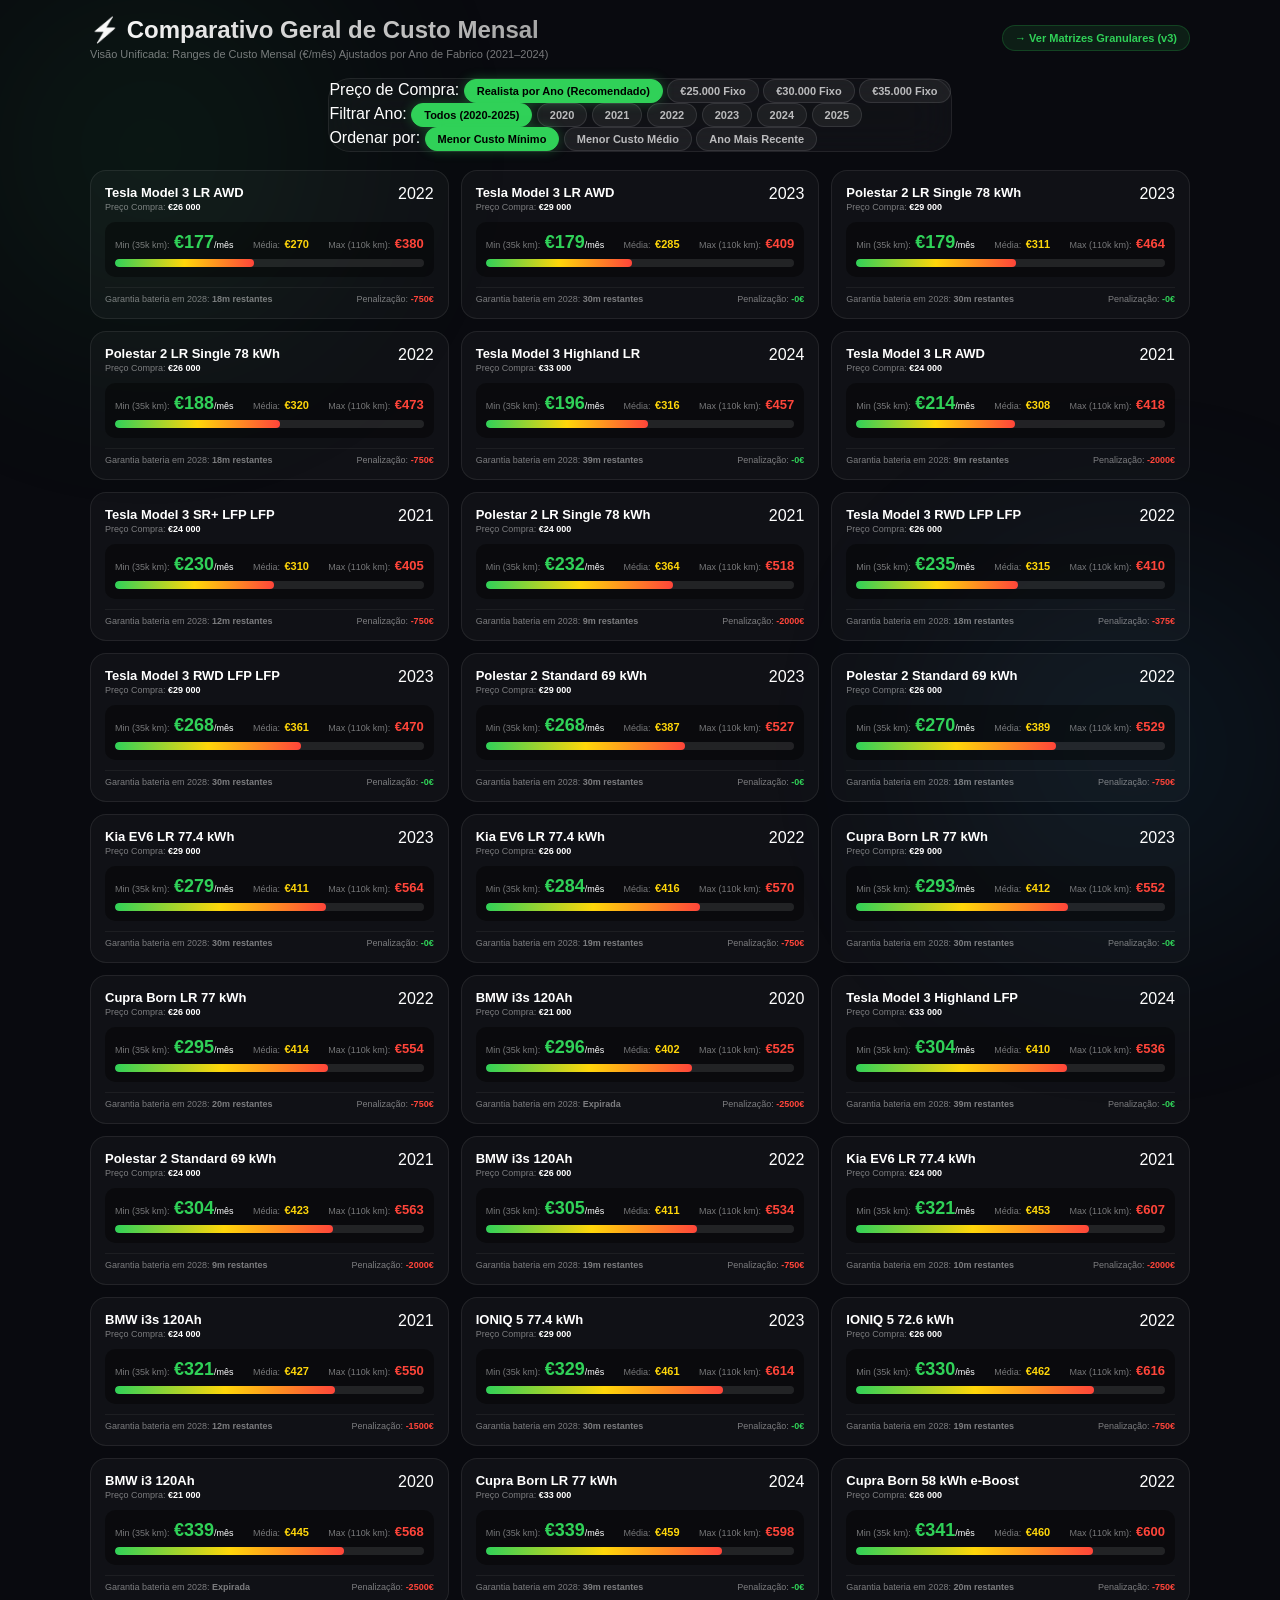
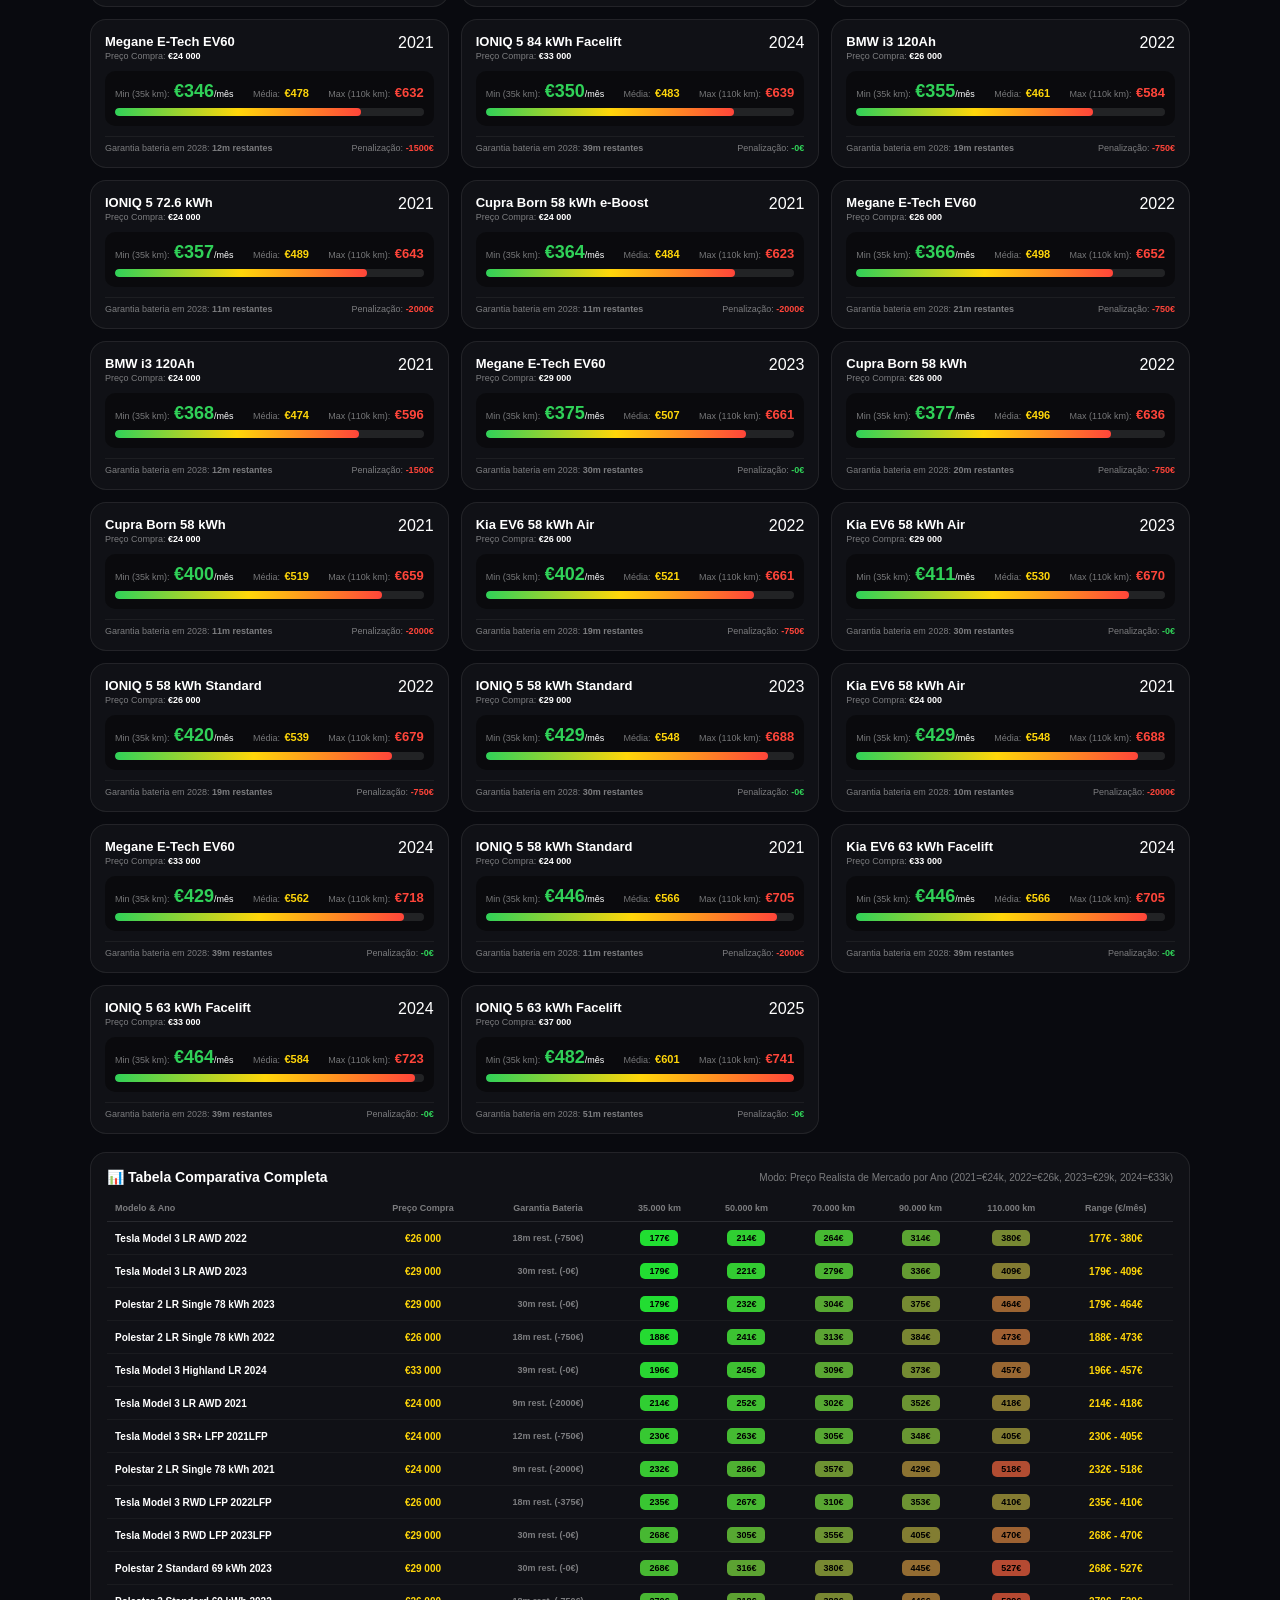
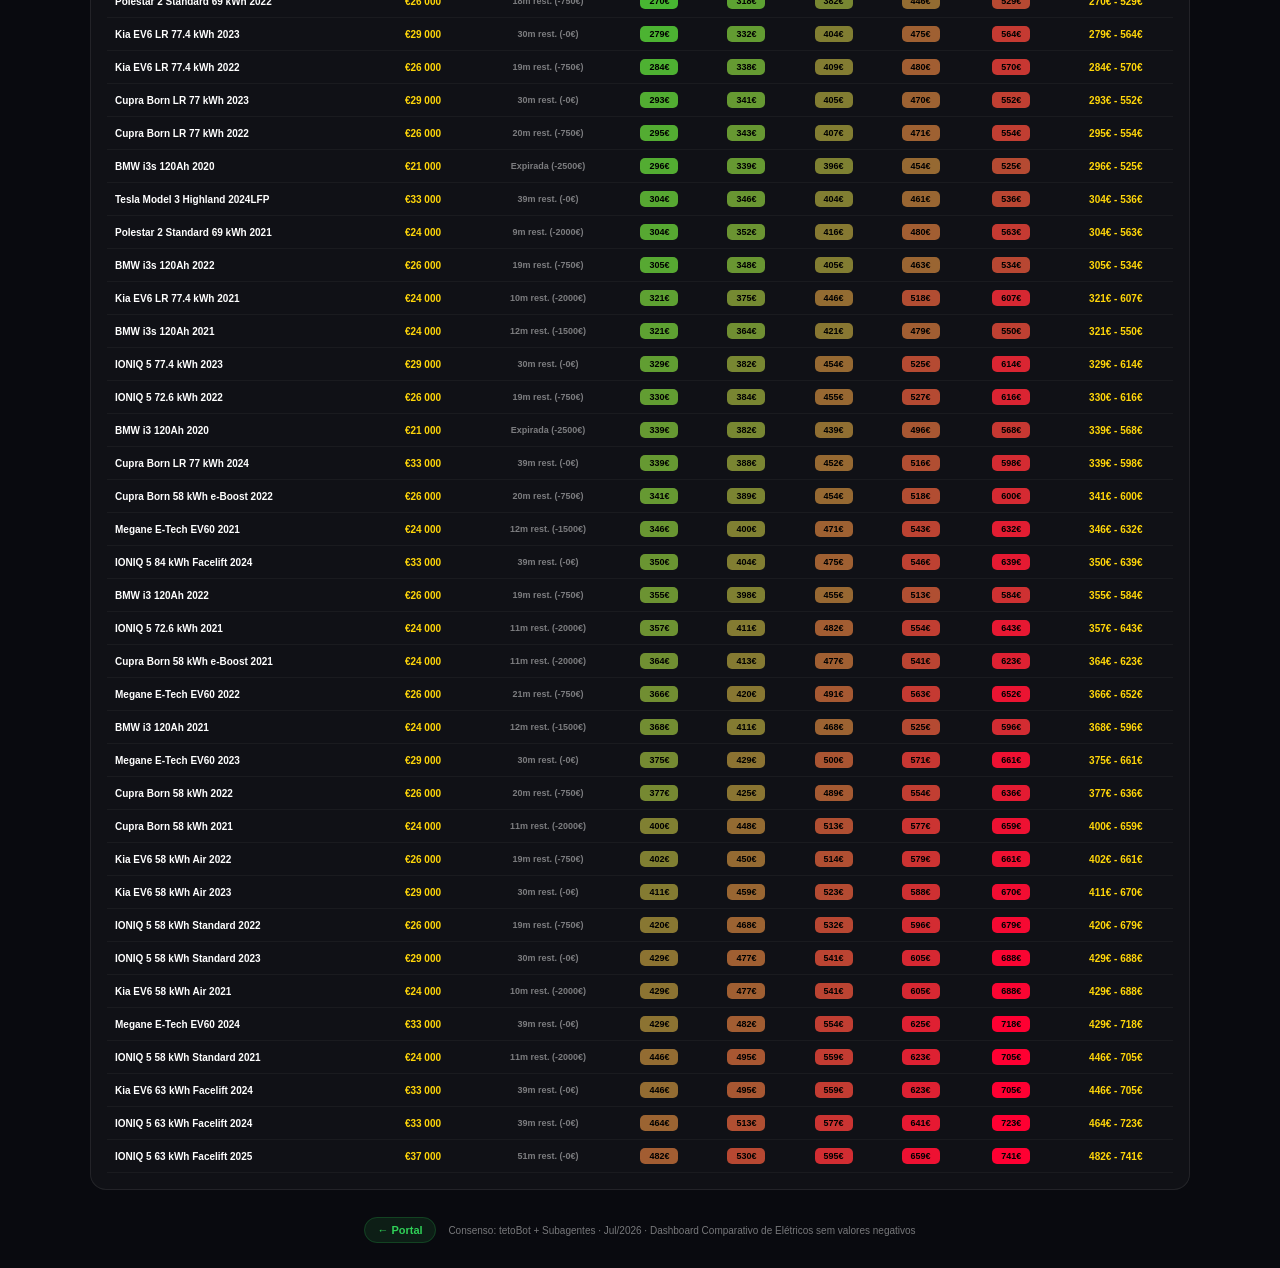
<file: comparativo-custo-mensal.html>
<!DOCTYPE html>
<html lang="pt">
<head>
<meta charset="UTF-8">
<meta name="viewport" content="width=device-width,initial-scale=1">
<title>Comparativo Geral — Custo Mensal de Elétricos</title>
<link rel="stylesheet" href="styles.css">

<style>
/* Page-specific */
:root { --bg: #090a0f; }
header { max-width: 900px; }
.top-bar { max-width: 1100px; }
.controls-card { max-width: 1100px; }

.grid-summary {
  display: grid;
  grid-template-columns: repeat(auto-fit, minmax(320px, 1fr));
  gap: 12px;
  width: 100%;
  max-width: 1100px;
}

.model-card {
  background: var(--card-bg);
  border: 1px solid var(--card-border);
  border-radius: 16px;
  padding: 14px;
  display: flex;
  flex-direction: column;
  gap: 10px;
  position: relative;
  overflow: hidden;
  transition: transform 0.2s ease, border-color 0.2s ease;
}
.model-card:hover {
  transform: translateY(-2px);
  border-color: rgba(255, 255, 255, 0.2);
}

.card-header {
  display: flex;
  justify-content: space-between;
  align-items: flex-start;
}
.model-title { font-size: 13px; font-weight: 700; }
.price-tag {
  font-size: 10px; color: rgba(255,255,255,0.6);
  background: rgba(255,255,255,0.08); padding: 2px 6px;
  border-radius: 4px; font-weight: 600;
}

.range-box {
  background: rgba(0, 0, 0, 0.4);
  border-radius: 10px; padding: 10px;
  display: flex; flex-direction: column; gap: 6px;
}
.range-values {
  display: flex; justify-content: space-between; align-items: baseline;
}
.val-min { color: #30d158; font-weight: 800; font-size: 18px; }
.val-mid { color: #ffd60a; font-size: 11px; font-weight: 600; }
.val-max { color: #ff453a; font-weight: 700; font-size: 13px; }

.bar-track {
  height: 8px; background: rgba(255, 255, 255, 0.1);
  border-radius: 4px; position: relative; overflow: hidden;
}
.bar-fill {
  height: 100%; border-radius: 4px;
  background: linear-gradient(90deg, #30d158 0%, #ffd60a 50%, #ff453a 100%);
}

.card-meta {
  display: flex; justify-content: space-between;
  font-size: 9px; color: var(--text-muted);
  border-top: 1px solid rgba(255, 255, 255, 0.05);
  padding-top: 6px;
}

.master-table-card {
  background: var(--card-bg); border: 1px solid var(--card-border);
  border-radius: 16px; padding: 16px; width: 100%;
  max-width: 1100px; overflow-x: auto;
}
.master-table-card h2 {
  font-size: 14px; font-weight: 700; margin-bottom: 10px;
  display: flex; justify-content: space-between; align-items: center;
}

table { font-size: 10px; min-width: 750px; }
th { padding: 8px; font-size: 9px; }
td { padding: 8px; font-weight: 600; }
td:first-child { text-align: left; font-weight: 700; color: #fff; }

body { gap: 18px; }
</style>
</head>
<body>

<div class="top-bar">
  <div>
    <h1>&#9889; Comparativo Geral de Custo Mensal</h1>
    <div class="sub">Visão Unificada: Ranges de Custo Mensal (€/mês) Ajustados por Ano de Fabrico (2021–2024)</div>
  </div>
  <a href="matrizes-km-granular-v3.html" class="nav-link">&rarr; Ver Matrizes Granulares (v3)</a>
</div>

<!-- Controlos de Filtro e Modo de Preço -->
<div class="controls-card">
  <div class="control-row">
    <span class="control-label" style="min-width:140px">Preço de Compra:</span>
    <button class="btn-pill active" onclick="setPriceMode('realistic', this)">Realista por Ano (Recomendado)</button>
    <button class="btn-pill" onclick="setPriceMode(25000, this)">€25.000 Fixo</button>
    <button class="btn-pill" onclick="setPriceMode(30000, this)">€30.000 Fixo</button>
    <button class="btn-pill" onclick="setPriceMode(35000, this)">€35.000 Fixo</button>
  </div>
  <div class="control-row">
    <span class="control-label" style="min-width:140px">Filtrar Ano:</span>
    <button class="btn-pill active" onclick="setFilterYear('all', this)">Todos (2020-2025)</button>
    <button class="btn-pill" onclick="setFilterYear('2020', this)">2020</button>
    <button class="btn-pill" onclick="setFilterYear('2021', this)">2021</button>
    <button class="btn-pill" onclick="setFilterYear('2022', this)">2022</button>
    <button class="btn-pill" onclick="setFilterYear('2023', this)">2023</button>
    <button class="btn-pill" onclick="setFilterYear('2024', this)">2024</button>
    <button class="btn-pill" onclick="setFilterYear('2025', this)">2025</button>
  </div>
  <div class="control-row">
    <span class="control-label" style="min-width:140px">Ordenar por:</span>
    <button class="btn-pill active" onclick="setSortMode('min_cost', this)">Menor Custo Mínimo</button>
    <button class="btn-pill" onclick="setSortMode('avg_cost', this)">Menor Custo Médio</button>
    <button class="btn-pill" onclick="setSortMode('year_desc', this)">Ano Mais Recente</button>
  </div>
</div>

<div class="grid-summary" id="gridApp"></div>

<div class="master-table-card">
  <h2>
    <span>&#128202; Tabela Comparativa Completa</span>
    <span style="font-size:10px;font-weight:400;color:var(--text-muted)" id="benchmarkLabel">Modo: Preço Realista de Mercado por Ano</span>
  </h2>
  <table id="masterTable">
    <thead>
      <tr>
        <th>Modelo &amp; Ano</th>
        <th>Preço Compra</th>
        <th>Garantia Bateria</th>
        <th>35.000 km</th>
        <th>50.000 km</th>
        <th>70.000 km</th>
        <th>90.000 km</th>
        <th>110.000 km</th>
        <th>Range (€/mês)</th>
      </tr>
    </thead>
    <tbody id="masterTbody"></tbody>
  </table>
</div>

<footer>
  <a href="index.html" class="nav-link" style="margin-right:10px">&larr; Portal</a>
  Consenso: tetoBot + Subagentes &middot; Jul/2026 &middot; Dashboard Comparativo de Elétricos sem valores negativos
</footer>

<script src="engine.js"></script>
<script>
(function(){
'use strict';
var E = CarEngine;
var M = E.M, TKM = E.TKM;
var CARS = E.CARS, REALISTIC_PRICES = E.REALISTIC_PRICES;
var wMonths = E.wMonths, wPenalty = E.wPenalty;
var aResale = E.aResale, moVal = E.moVal, col = E.col;

var priceMode = 'realistic';
var filterYear = 'all';
var sortMode = 'min_cost';

function computeMetrics(c) {
    var p = (priceMode === 'realistic') ? REALISTIC_PRICES[c.y] : Number(priceMode);
    var kms = [35, 50, 70, 90, 110];

    var costs = kms.map(function(k){ return moVal(p, aResale(c, k)); });
    var validCosts = costs.filter(function(v){ return v !== null; });

    var min = validCosts.length ? Math.min.apply(null, validCosts) : null;
    var max = validCosts.length ? Math.max.apply(null, validCosts) : null;
    var avg = validCosts.length ? Math.round(validCosts.reduce(function(a,b){return a+b;},0) / validCosts.length) : null;

    return { price: p, costs: costs, min: min, max: max, avg: avg };
}

window.setPriceMode = function(mode, btn) {
    priceMode = mode;
    updateButtons(btn);
    renderDashboard();
};

window.setFilterYear = function(year, btn) {
    filterYear = year;
    updateButtons(btn);
    renderDashboard();
};

window.setSortMode = function(mode, btn) {
    sortMode = mode;
    updateButtons(btn);
    renderDashboard();
};

function updateButtons(clickedBtn) {
    var parent = clickedBtn.parentElement;
    var btns = parent.querySelectorAll('.btn-pill');
    btns.forEach(function(b){ b.classList.remove('active'); });
    clickedBtn.classList.add('active');
}

function renderDashboard() {
    var label = (priceMode === 'realistic')
        ? 'Modo: Preço Realista de Mercado por Ano (2021=€24k, 2022=€26k, 2023=€29k, 2024=€33k)'
        : 'Modo: Preço Fixo de Compra: €' + Number(priceMode).toLocaleString('pt-PT');
    document.getElementById('benchmarkLabel').textContent = label;

    var list = CARS.filter(function(c) {
        return filterYear === 'all' || c.y.toString() === filterYear;
    });

    var items = list.map(function(c) {
        var m = computeMetrics(c);
        return { car: c, metrics: m };
    });

    items.sort(function(a, b) {
        if (sortMode === 'min_cost') return (a.metrics.min || 9999) - (b.metrics.min || 9999);
        if (sortMode === 'avg_cost') return (a.metrics.avg || 9999) - (b.metrics.avg || 9999);
        if (sortMode === 'year_desc') return b.car.y - a.car.y;
        return 0;
    });

    // Render Grid Cards
    var gridHtml = '';
    items.forEach(function(item) {
        var c = item.car;
        var m = item.metrics;
        var pen = wPenalty(c);
        var wm = wMonths(c);
        var normFill = m.avg ? Math.max(5, Math.min(100, (m.avg / 600) * 100)) : 0;

        gridHtml += '<div class="model-card">';
        gridHtml += '<div class="card-header">';
        gridHtml += '<div>';
        gridHtml += '<div class="model-title">' + c.n + (c.lfp ? ' <span class="badge-lfp">LFP</span>' : '') + '</div>';
        gridHtml += '<div style="font-size:9px;color:var(--text-muted);margin-top:2px">Preço Compra: <b style="color:#fff">€' + m.price.toLocaleString('pt-PT') + '</b></div>';
        gridHtml += '</div>';
        gridHtml += '<span class="year-badge">' + c.y + '</span>';
        gridHtml += '</div>';

        gridHtml += '<div class="range-box"><div class="range-values">';
        if (m.min !== null) {
            gridHtml += '<div><span style="font-size:9px;color:var(--text-muted)">Min (35k km):</span> <span class="val-min">€' + m.min + '</span><span style="font-size:9px">/mês</span></div>';
            gridHtml += '<div><span style="font-size:9px;color:var(--text-muted)">Média:</span> <span class="val-mid">€' + m.avg + '</span></div>';
            gridHtml += '<div><span style="font-size:9px;color:var(--text-muted)">Max (110k km):</span> <span class="val-max">€' + m.max + '</span></div>';
        } else {
            gridHtml += '<div style="color:var(--text-muted);font-size:11px;font-style:italic">Preço de compra abaixo da revenda (Irrealista)</div>';
        }
        gridHtml += '</div>';
        gridHtml += '<div class="bar-track"><div class="bar-fill" style="width:' + normFill + '%"></div></div>';
        gridHtml += '</div>';

        gridHtml += '<div class="card-meta">';
        gridHtml += '<span>Garantia bateria em 2028: <b>' + (wm > 0 ? wm + 'm restantes' : 'Expirada') + '</b></span>';
        gridHtml += '<span>Penalização: <b style="color:' + (pen > 0 ? '#ff453a' : '#30d158') + '">-' + pen + '€</b></span>';
        gridHtml += '</div></div>';
    });
    document.getElementById('gridApp').innerHTML = gridHtml;

    // Render Master Table
    var tableHtml = '';
    items.forEach(function(item) {
        var c = item.car;
        var m = item.metrics;
        var wm = wMonths(c);
        var pen = wPenalty(c);

        tableHtml += '<tr>';
        tableHtml += '<td>' + c.n + ' <span class="year-badge">' + c.y + '</span>' + (c.lfp ? '<span class="badge-lfp">LFP</span>' : '') + '</td>';
        tableHtml += '<td style="color:#ffd60a">€' + m.price.toLocaleString('pt-PT') + '</td>';
        tableHtml += '<td style="font-size:9px;color:var(--text-muted)">' + (wm > 0 ? wm + 'm rest. (-' + pen + '€)' : 'Expirada (-' + pen + '€)') + '</td>';

        m.costs.forEach(function(cost) {
            if (cost !== null) {
                tableHtml += '<td><span class="cell-pill" style="background:' + col(cost) + ';color:#000">' + cost + '€</span></td>';
            } else {
                tableHtml += '<td><span class="cell-na">&mdash;</span></td>';
            }
        });

        if (m.min !== null) {
            tableHtml += '<td style="color:#ffd60a;font-weight:700">' + m.min + '€ - ' + m.max + '€</td>';
        } else {
            tableHtml += '<td class="cell-na">&mdash;</td>';
        }
        tableHtml += '</tr>';
    });
    document.getElementById('masterTbody').innerHTML = tableHtml;
}

renderDashboard();

})();
</script>

</body>
</html>
</file>
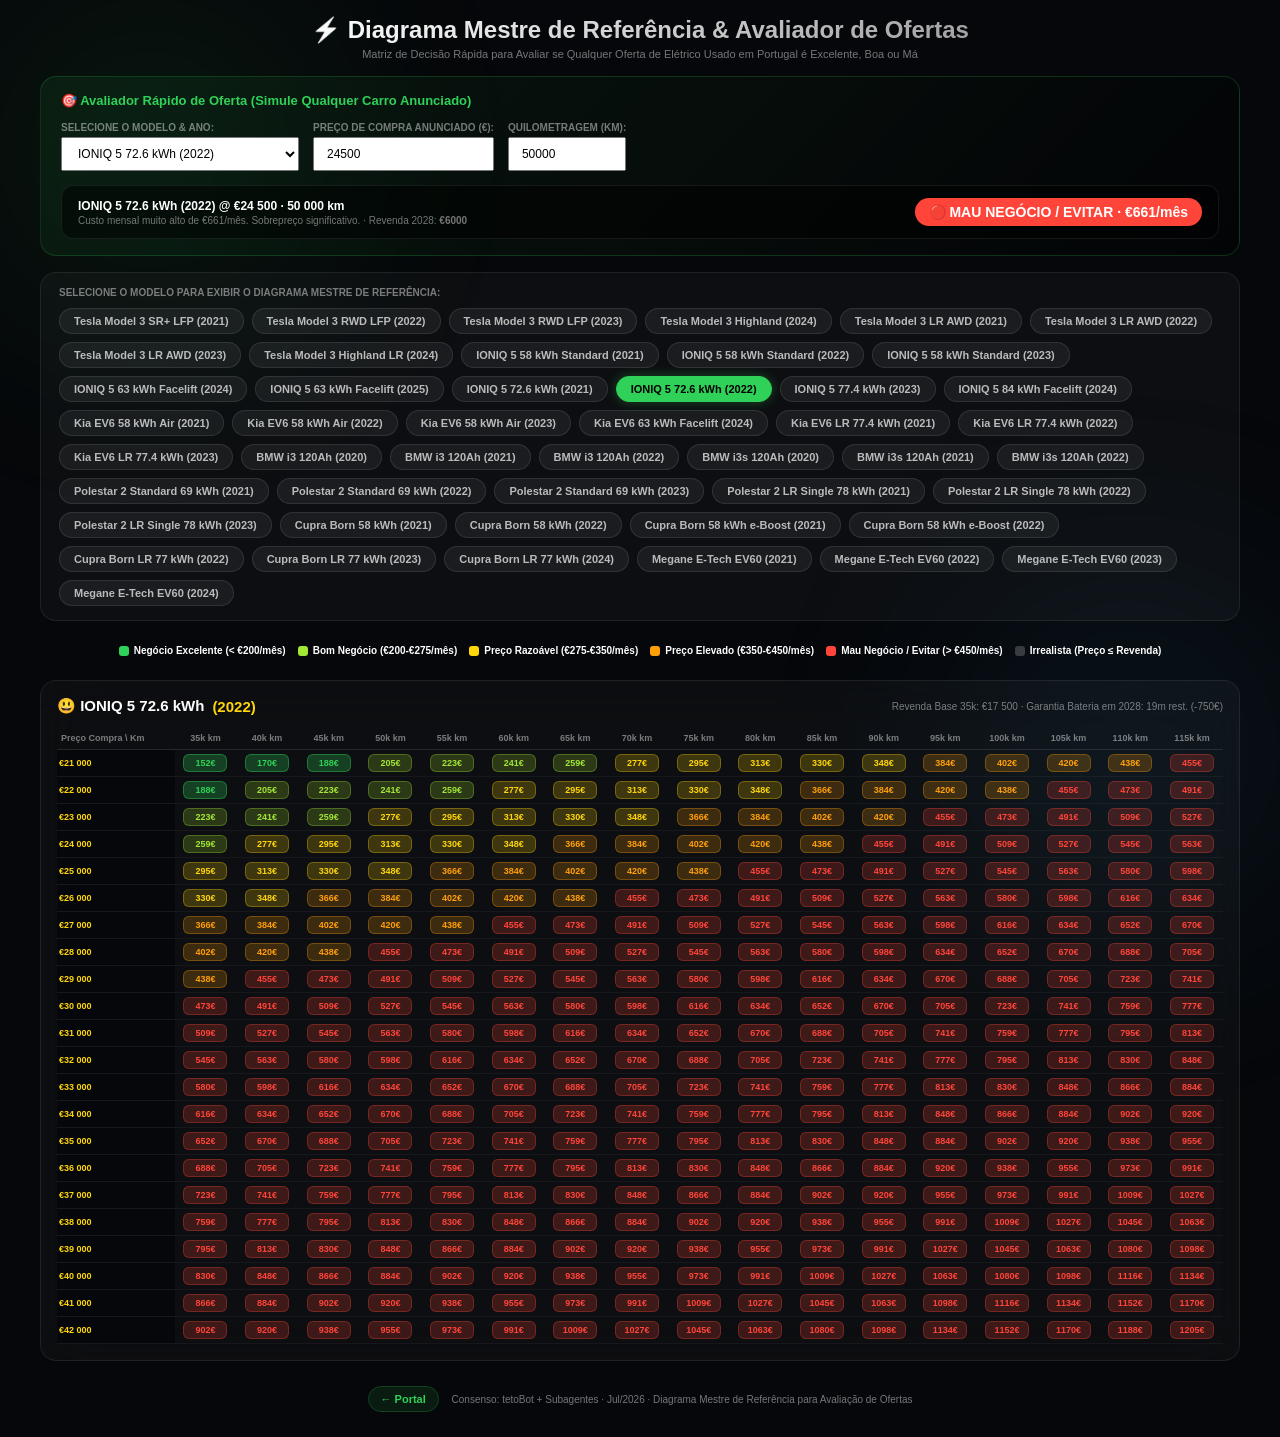
<file: diagrama-referencia-ofertas.html>
<!DOCTYPE html>
<html lang="pt">
<head>
<meta charset="UTF-8">
<meta name="viewport" content="width=device-width,initial-scale=1">
<title>Diagrama Mestre de Referência — Avaliador de Ofertas</title>
<link rel="stylesheet" href="styles.css">

<style>
/* Page-specific */
:root {
  --c-great: #30d158; --c-good: #a3e635; --c-fair: #ffd60a;
  --c-high: #ff9f0a; --c-bad: #ff453a;
}
header { max-width: 1000px; }

/* Avaliador Widget */
.eval-card {
  background: linear-gradient(135deg, rgba(48,209,88,0.08) 0%, rgba(0,0,0,0.4) 100%);
  border: 1px solid rgba(48, 209, 88, 0.2);
  border-radius: 16px; padding: 16px 20px;
  width: 100%; max-width: 1200px;
  display: flex; flex-direction: column; gap: 14px;
}
.eval-title { font-size: 13px; font-weight: 700; color: #30d158; display: flex; align-items: center; gap: 6px; }
.eval-inputs { display: flex; gap: 14px; flex-wrap: wrap; align-items: flex-end; }
.input-group { display: flex; flex-direction: column; gap: 4px; }
.input-label { font-size: 10px; color: var(--text-muted); font-weight: 600; text-transform: uppercase; }
select, input { padding: 8px 12px; font-size: 12px; }

.verdict-box {
  background: rgba(0, 0, 0, 0.5); border-radius: 12px;
  padding: 12px 16px; display: flex; align-items: center;
  justify-content: space-between; flex-wrap: wrap; gap: 12px;
  border: 1px solid rgba(255, 255, 255, 0.08);
}
.verdict-badge {
  font-size: 14px; font-weight: 800; padding: 6px 14px;
  border-radius: 20px; display: inline-flex; align-items: center; gap: 6px;
}

/* Diagram Controls */
.diagram-controls {
  background: var(--card-bg); border: 1px solid var(--card-border);
  border-radius: 16px; padding: 14px 18px;
  width: 100%; max-width: 1200px;
  display: flex; flex-direction: column; gap: 10px;
}
.btn-row { display: flex; gap: 8px; flex-wrap: wrap; }
.btn-model {
  background: rgba(255, 255, 255, 0.06);
  border: 1px solid rgba(255, 255, 255, 0.1);
  color: rgba(255, 255, 255, 0.7);
  padding: 6px 14px; border-radius: 20px;
  font-size: 11px; font-weight: 600; cursor: pointer;
  transition: all 0.2s ease;
}
.btn-model:hover { background: rgba(255, 255, 255, 0.15); color: #fff; }
.btn-model.active {
  background: #30d158; color: #000; border-color: #30d158;
  font-weight: 800; box-shadow: 0 0 12px rgba(48, 209, 88, 0.3);
}

/* Legend */
.legend-bar {
  display: flex; gap: 12px; flex-wrap: wrap; justify-content: center;
  font-size: 10px; padding: 8px 0;
}
.leg-item { display: flex; align-items: center; gap: 5px; font-weight: 600; }
.leg-dot { width: 10px; height: 10px; border-radius: 3px; }

/* Diagram */
.diagram-card {
  background: var(--card-bg); border: 1px solid var(--card-border);
  backdrop-filter: blur(24px); border-radius: 16px; padding: 16px;
  width: 100%; max-width: 1200px; overflow-x: auto;
}
.diagram-header { display: flex; justify-content: space-between; align-items: center; margin-bottom: 12px; }
.diagram-title { font-size: 15px; font-weight: 800; display: flex; align-items: center; gap: 8px; }

table.diagram-table { width: 100%; border-collapse: collapse; font-size: 9px; min-width: 900px; }
table.diagram-table th { color: var(--text-muted); padding: 6px 4px; border-bottom: 1px solid rgba(255, 255, 255, 0.1); text-align: center; font-size: 9px; font-weight: 700; }
table.diagram-table th:first-child { text-align: left; min-width: 90px; }
table.diagram-table td { padding: 4px 2px; text-align: center; border-bottom: 1px solid rgba(255, 255, 255, 0.04); }
table.diagram-table td:first-child { text-align: left; font-weight: 700; color: #ffd60a; position: sticky; left: 0; background: var(--bg); z-index: 2; }

.d-cell {
  display: inline-flex; flex-direction: column; align-items: center;
  justify-content: center; padding: 3px 4px; border-radius: 6px;
  font-weight: 800; font-size: 9px; min-width: 44px;
  transition: transform 0.15s ease;
}
.d-cell:hover { transform: scale(1.15); z-index: 3; box-shadow: 0 0 10px rgba(255, 255, 255, 0.3); }
.d-cell.highlighted { border: 2px solid #ffffff !important; box-shadow: 0 0 16px #ffffff !important; transform: scale(1.2); z-index: 4; }

.cell-great { background: rgba(48, 209, 88, 0.25); color: #30d158; border: 1px solid rgba(48, 209, 88, 0.4); }
.cell-good  { background: rgba(163, 230, 53, 0.2);  color: #a3e635; border: 1px solid rgba(163, 230, 53, 0.3); }
.cell-fair  { background: rgba(255, 214, 10, 0.2);  color: #ffd60a; border: 1px solid rgba(255, 214, 10, 0.3); }
.cell-high  { background: rgba(255, 159, 10, 0.2);  color: #ff9f0a; border: 1px solid rgba(255, 159, 10, 0.3); }
.cell-bad   { background: rgba(255, 69, 58, 0.2);   color: #ff453a; border: 1px solid rgba(255, 69, 58, 0.3); }
.cell-na-d  { background: rgba(255, 255, 255, 0.03); color: rgba(255, 255, 255, 0.2); font-style: italic; }
</style>
</head>
<body>

<header>
  <h1>&#9889; Diagrama Mestre de Referência &amp; Avaliador de Ofertas</h1>
  <div class="sub">Matriz de Decisão Rápida para Avaliar se Qualquer Oferta de Elétrico Usado em Portugal é Excelente, Boa ou Má</div>
</header>

<!-- Avaliador Rápido -->
<div class="eval-card">
  <div class="eval-title">&#127919; Avaliador Rápido de Oferta (Simule Qualquer Carro Anunciado)</div>
  <div class="eval-inputs">
    <div class="input-group">
      <label class="input-label">Selecione o Modelo &amp; Ano:</label>
      <select id="evalModel" onchange="runEvaluation()"></select>
    </div>
    <div class="input-group">
      <label class="input-label">Preço de Compra Anunciado (€):</label>
      <input type="number" id="evalPrice" value="24500" step="500" min="15000" max="45000" oninput="runEvaluation()">
    </div>
    <div class="input-group">
      <label class="input-label">Quilometragem (Km):</label>
      <input type="number" id="evalKm" value="50000" step="5000" min="20000" max="150000" oninput="runEvaluation()">
    </div>
  </div>
  <div class="verdict-box" id="verdictBox"></div>
</div>

<!-- Seleção de Modelo para Diagrama -->
<div class="diagram-controls">
  <div style="font-size:10px;font-weight:700;color:var(--text-muted);text-transform:uppercase">Selecione o Modelo para Exibir o Diagrama Mestre de Referência:</div>
  <div class="btn-row" id="modelBtnRow"></div>
</div>

<!-- Legenda -->
<div class="legend-bar">
  <div class="leg-item"><div class="leg-dot" style="background:#30d158"></div> Negócio Excelente (&lt; €200/mês)</div>
  <div class="leg-item"><div class="leg-dot" style="background:#a3e635"></div> Bom Negócio (€200-€275/mês)</div>
  <div class="leg-item"><div class="leg-dot" style="background:#ffd60a"></div> Preço Razoável (€275-€350/mês)</div>
  <div class="leg-item"><div class="leg-dot" style="background:#ff9f0a"></div> Preço Elevado (€350-€450/mês)</div>
  <div class="leg-item"><div class="leg-dot" style="background:#ff453a"></div> Mau Negócio / Evitar (&gt; €450/mês)</div>
  <div class="leg-item"><div class="leg-dot" style="background:rgba(255,255,255,0.2)"></div> Irrealista (Preço &le; Revenda)</div>
</div>

<!-- Diagrama Mestre -->
<div class="diagram-card">
  <div class="diagram-header">
    <div class="diagram-title" id="activeDiagramTitle">&#128515; Tesla Model 3 RWD LFP (2022)</div>
    <div style="font-size:10px;color:var(--text-muted)" id="activeDiagramSub">Revenda Base 35k: €19.800 &middot; Penalização Garantia: -€375</div>
  </div>
  <table class="diagram-table">
    <thead><tr id="diagramThRow"></tr></thead>
    <tbody id="diagramTbody"></tbody>
  </table>
</div>

<footer>
  <a href="index.html" class="nav-link" style="margin-right:10px">&larr; Portal</a>
  Consenso: tetoBot + Subagentes &middot; Jul/2026 &middot; Diagrama Mestre de Referência para Avaliação de Ofertas
</footer>

<script src="engine.js"></script>
<script>
(function(){
'use strict';
var E = CarEngine;
var M = E.M, TKM = E.TKM;
var KM = E.KM, PR = E.PR, CARS = E.CARS;
var wMonths = E.wMonths, wPenalty = E.wPenalty;
var aResale = E.aResale, moVal = E.moVal, getCar = E.getCar;

var selectedModelId = 'tesla_2022';

// Populate evaluator select
var evalSel = document.getElementById('evalModel');
var selHtml = '';
CARS.forEach(function(c) {
    var sel = (c.id === 'ioniq_2022') ? ' selected' : '';
    selHtml += '<option value="' + c.id + '"' + sel + '>' + c.n + ' (' + c.y + ')</option>';
});
evalSel.innerHTML = selHtml;

function getQualityClass(cost) {
    if (cost === null) return 'cell-na-d';
    if (cost < 200) return 'cell-great';
    if (cost <= 275) return 'cell-good';
    if (cost <= 350) return 'cell-fair';
    if (cost <= 450) return 'cell-high';
    return 'cell-bad';
}

window.selectModel = function(id) {
    selectedModelId = id;
    document.getElementById('evalModel').value = id;
    renderModelButtons();
    renderDiagram();
    runEvaluation();
};

function renderModelButtons() {
    var container = document.getElementById('modelBtnRow');
    var h = '';
    CARS.forEach(function(c) {
        var act = (c.id === selectedModelId) ? 'active' : '';
        h += '<button class="btn-model ' + act + '" onclick="selectModel(\'' + c.id + '\')">' + c.n + ' (' + c.y + ')</button>';
    });
    container.innerHTML = h;
}

function renderDiagram() {
    var c = getCar(selectedModelId);
    var pen = wPenalty(c);
    var wm = wMonths(c);

    document.getElementById('activeDiagramTitle').innerHTML = '&#128515; ' + c.n + ' <span style="color:#ffd60a">(' + c.y + ')</span>';
    document.getElementById('activeDiagramSub').innerHTML = 'Revenda Base 35k: €' + c.b35.toLocaleString('pt-PT') + ' &middot; Garantia Bateria em 2028: ' + (wm > 0 ? wm + 'm rest. (-' + pen + '€)' : 'Expirada (-' + pen + '€)');

    var thHtml = '<th>Preço Compra \\ Km</th>';
    for (var ki = 0; ki < KM.length; ki++) { thHtml += '<th>' + KM[ki] + 'k km</th>'; }
    document.getElementById('diagramThRow').innerHTML = thHtml;

    var evalP = Number(document.getElementById('evalPrice').value);
    var evalK = Number(document.getElementById('evalKm').value);

    var tbHtml = '';
    for (var pi = 0; pi < PR.length; pi++) {
        var p = PR[pi];
        tbHtml += '<tr><td>€' + p.toLocaleString('pt-PT') + '</td>';
        for (var ki = 0; ki < KM.length; ki++) {
            var k = KM[ki];
            var r = aResale(c, k);
            var m = moVal(p, r);
            var qCls = getQualityClass(m);
            var isHigh = (p === evalP && k === evalK && c.id === selectedModelId);
            var highCls = isHigh ? 'highlighted' : '';
            if (m !== null) {
                tbHtml += '<td><span class="d-cell ' + qCls + ' ' + highCls + '">' + m + '€</span></td>';
            } else {
                tbHtml += '<td><span class="d-cell cell-na-d ' + highCls + '">&mdash;</span></td>';
            }
        }
        tbHtml += '</tr>';
    }
    document.getElementById('diagramTbody').innerHTML = tbHtml;
}

window.runEvaluation = function() {
    var modelId = document.getElementById('evalModel').value;
    if (modelId !== selectedModelId) {
        selectedModelId = modelId;
        renderModelButtons();
        renderDiagram();
    }

    var c = getCar(modelId);
    var price = Number(document.getElementById('evalPrice').value);
    var km = Number(document.getElementById('evalKm').value);
    var resale = aResale(c, km);
    var cost = moVal(price, resale);

    var vBox = document.getElementById('verdictBox');
    if (cost === null) {
        vBox.innerHTML = '<div><div style="font-size:12px;font-weight:700;color:#ff453a">⚠️ Oferta Irrealista / Incoerente</div><div style="font-size:10px;color:var(--text-muted)">O preço de compra (€' + price.toLocaleString('pt-PT') + ') é inferior ao valor de revenda futuro em 2028 (€' + resale.toLocaleString('pt-PT') + ').</div></div><div class="verdict-badge" style="background:rgba(255,69,58,0.2);color:#ff453a;border:1px solid #ff453a">N/A</div>';
    } else {
        var badgeBg, badgeColor, labelText, descText;
        if (cost < 200) { badgeBg = '#30d158'; badgeColor = '#000'; labelText = '🟢 EXCELENTE NEGÓCIO'; descText = 'Custo extremamente baixo de apenas €' + cost + '/mês! Oportunidade imperdível no mercado.'; }
        else if (cost <= 275) { badgeBg = '#a3e635'; badgeColor = '#000'; labelText = '🟢 BOM NEGÓCIO'; descText = 'Custo mensal atrativo de €' + cost + '/mês. Compra muito sólida e recomendada.'; }
        else if (cost <= 350) { badgeBg = '#ffd60a'; badgeColor = '#000'; labelText = '🟡 PREÇO RAZOÁVEL'; descText = 'Custo mensal justo dentro da média de mercado (€' + cost + '/mês).'; }
        else if (cost <= 450) { badgeBg = '#ff9f0a'; badgeColor = '#000'; labelText = '🟠 PREÇO ELEVADO'; descText = 'Custo mensal de €' + cost + '/mês. Tente negociar o preço de compra para baixo.'; }
        else { badgeBg = '#ff453a'; badgeColor = '#fff'; labelText = '🔴 MAU NEGÓCIO / EVITAR'; descText = 'Custo mensal muito alto de €' + cost + '/mês. Sobrepreço significativo.'; }

        var h = '<div>';
        h += '<div style="font-size:12px;font-weight:700;color:#fff">' + c.n + ' (' + c.y + ') @ €' + price.toLocaleString('pt-PT') + ' &middot; ' + km.toLocaleString('pt-PT') + ' km</div>';
        h += '<div style="font-size:10px;color:var(--text-muted);margin-top:2px">' + descText + ' &middot; Revenda 2028: <b>€' + resale.toLocaleString('pt-PT') + '</b></div>';
        h += '</div>';
        h += '<div class="verdict-badge" style="background:' + badgeBg + ';color:' + badgeColor + '">' + labelText + ' &middot; €' + cost + '/mês</div>';
        vBox.innerHTML = h;
    }
    renderDiagram();
};

renderModelButtons();
renderDiagram();
runEvaluation();

})();
</script>
</body>
</html>
</file>
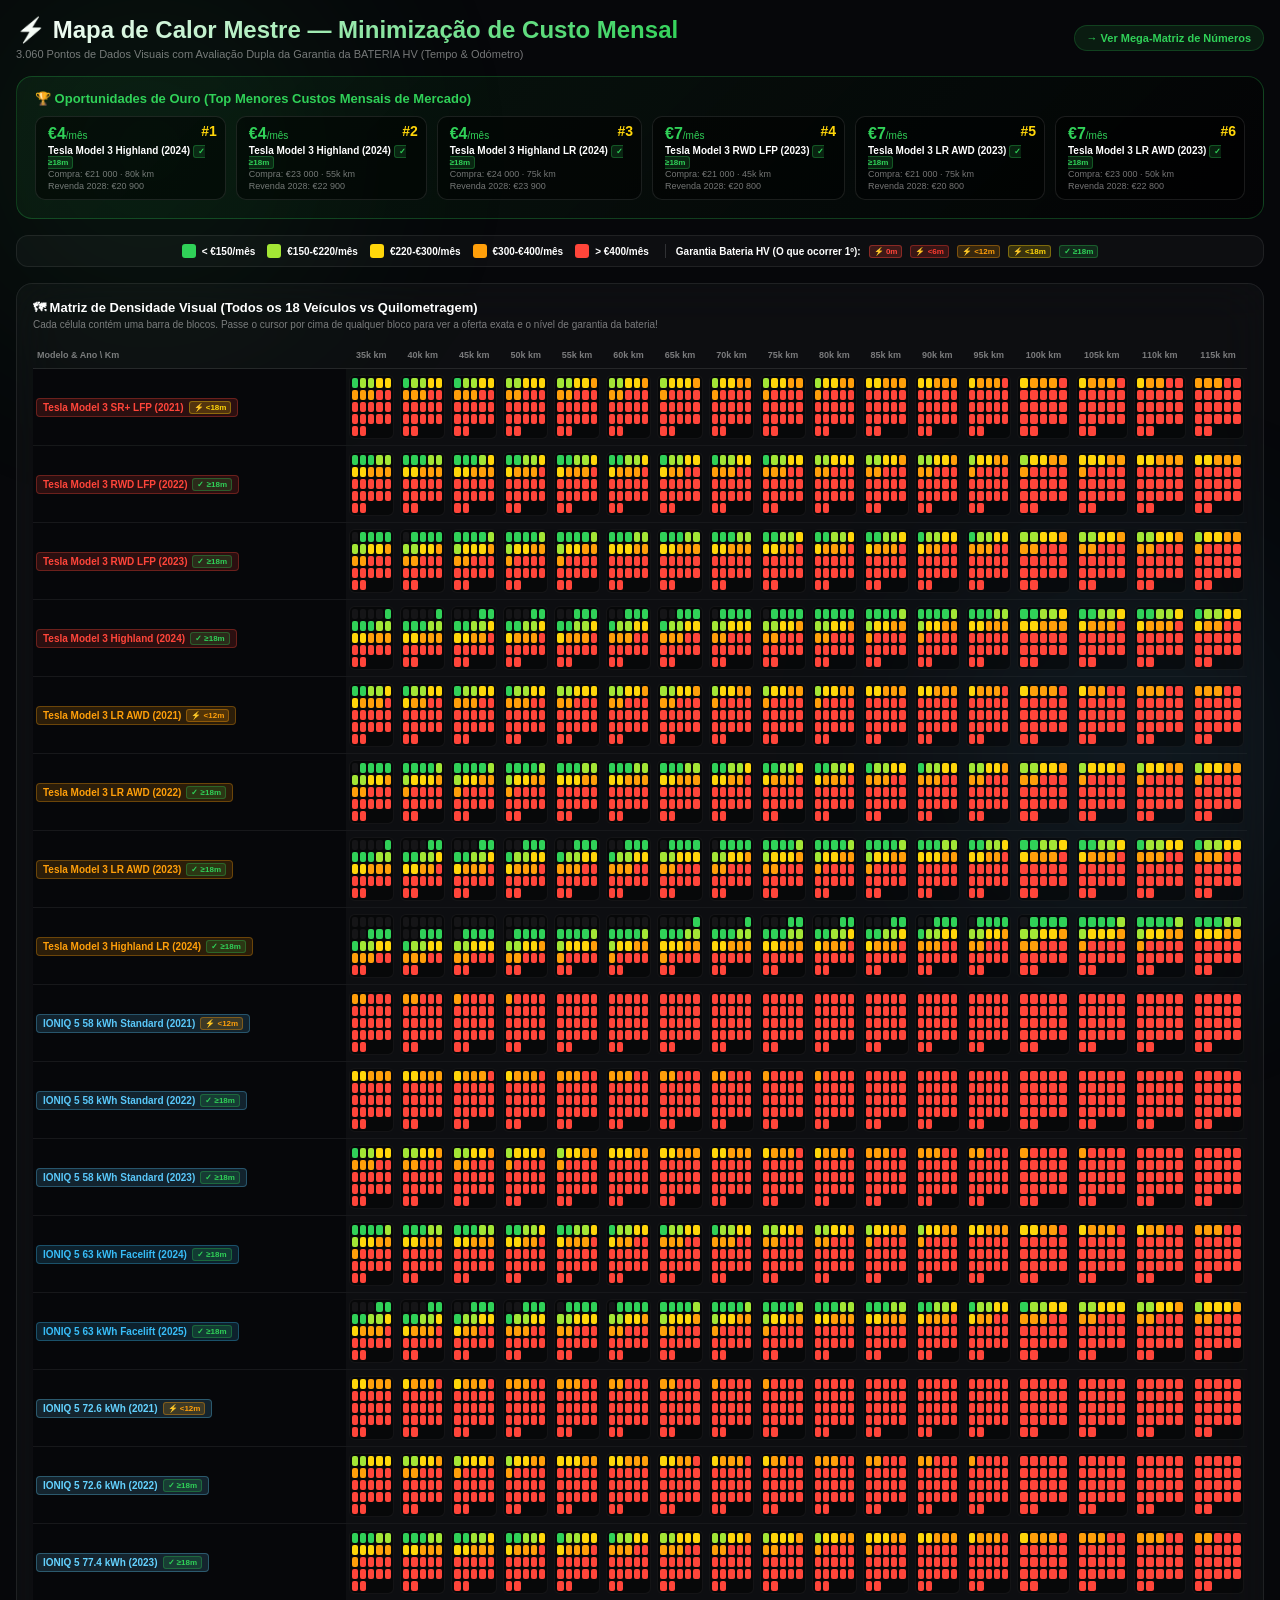
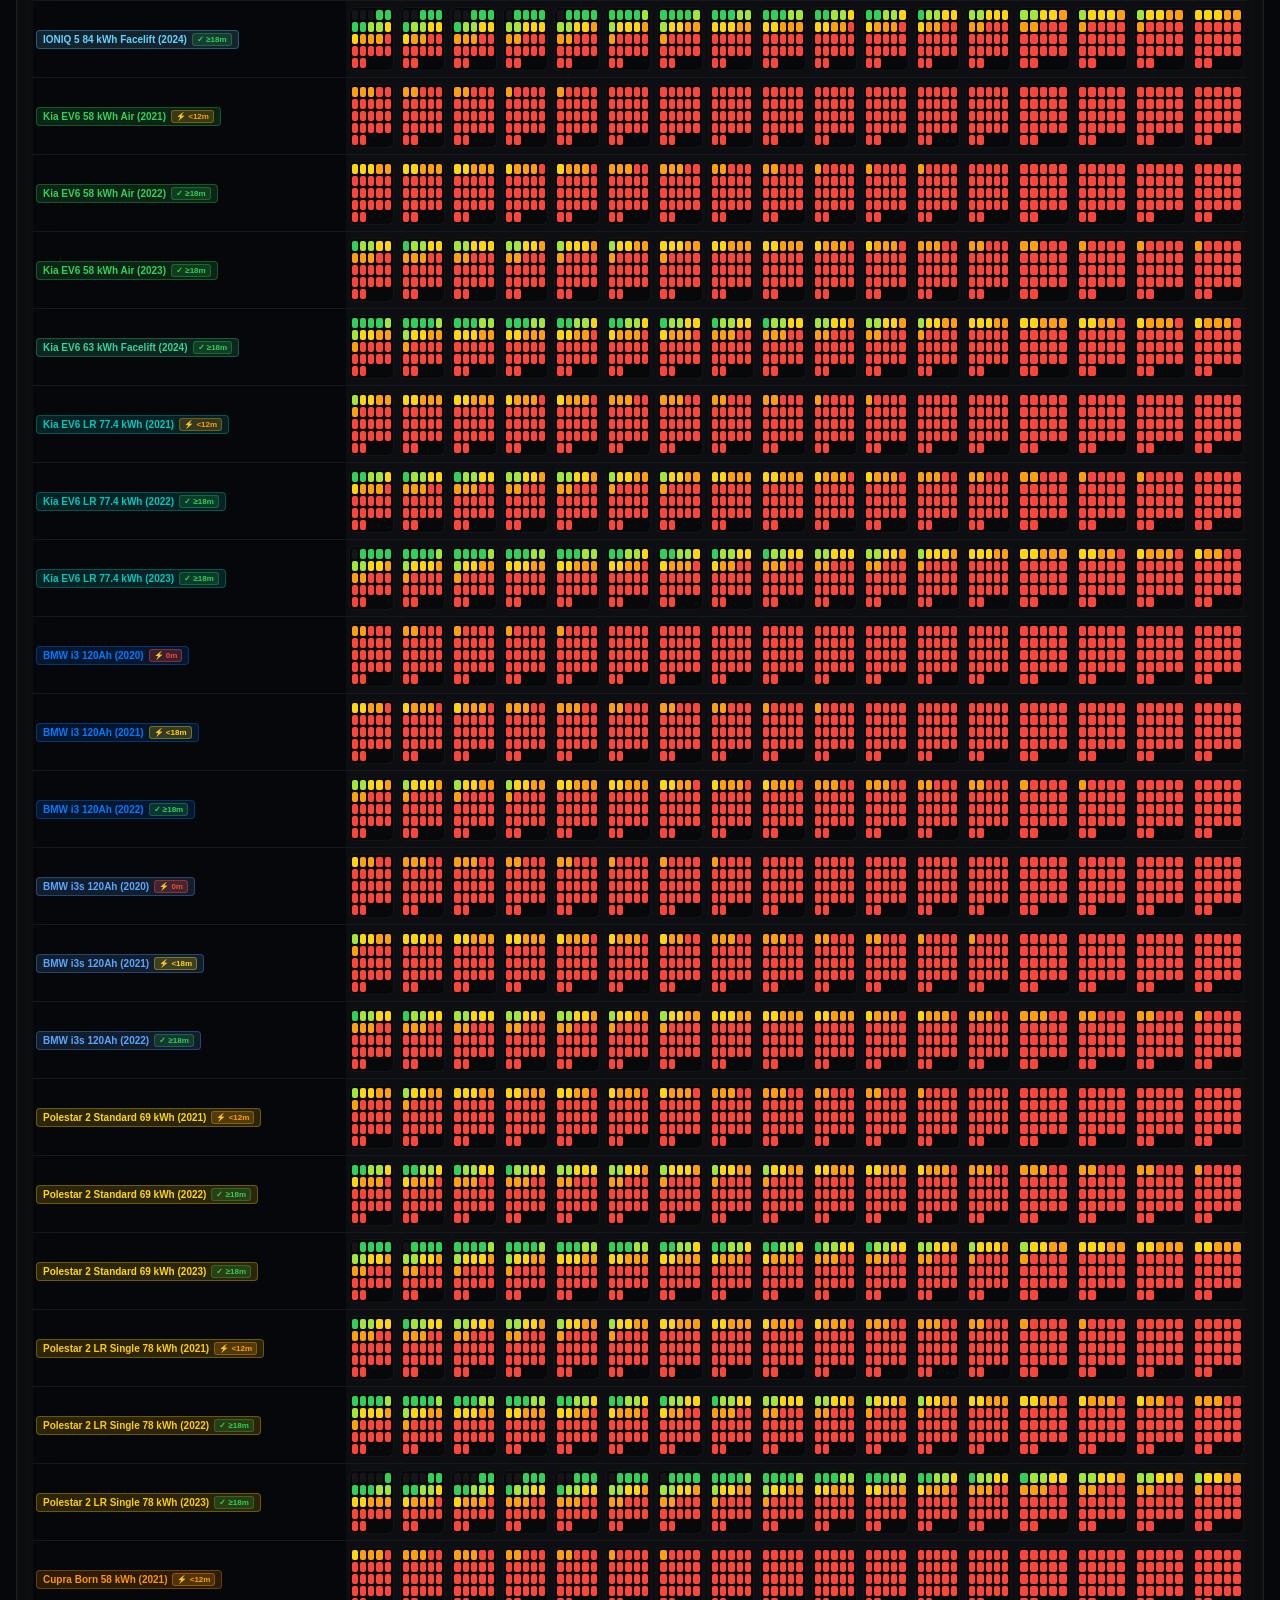
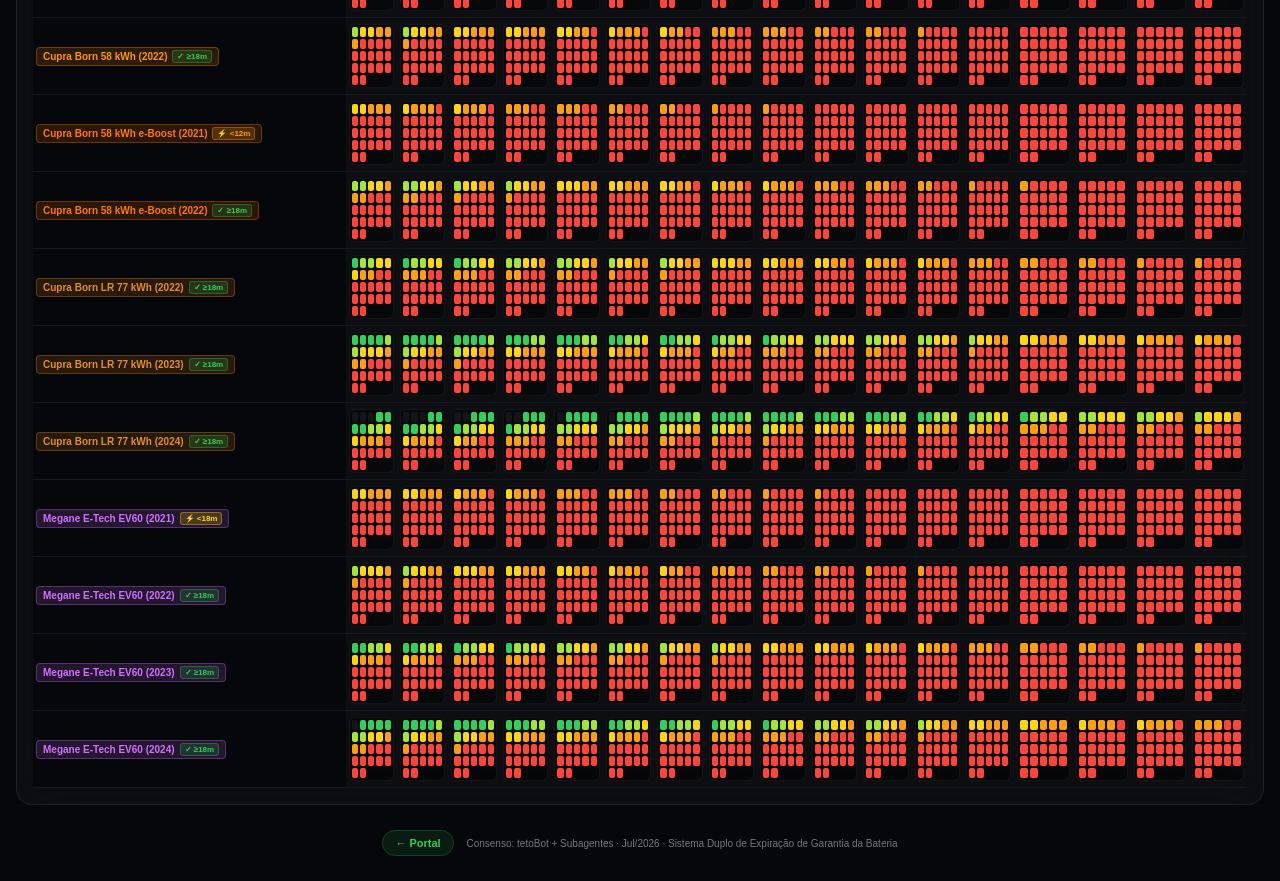
<file: mapa-calor-minimizacao-custo.html>
<!DOCTYPE html>
<html lang="pt">
<head>
<meta charset="UTF-8">
<meta name="viewport" content="width=device-width,initial-scale=1">
<title>Mapa de Calor Mestre — Minimização de Custo Mensal (Garantia Dupla: Tempo &amp; Km)</title>
<link rel="stylesheet" href="styles.css">

<style>
/* Page-specific: Heatmap visualization */
h1 {
  background: linear-gradient(135deg, #ffffff 0%, #30d158 100%);
  -webkit-background-clip: text;
  -webkit-text-fill-color: transparent;
}

.top-bar { max-width: 1400px; }

/* Leaderboard */
.leaderboard-card {
  background: linear-gradient(135deg, rgba(48,209,88,0.08) 0%, rgba(0,0,0,0.5) 100%);
  border: 1px solid rgba(48, 209, 88, 0.25);
  border-radius: 16px;
  padding: 14px 18px;
  width: 100%;
  max-width: 1400px;
  display: flex;
  flex-direction: column;
  gap: 10px;
}
.lb-title {
  font-size: 13px; font-weight: 800; color: #30d158;
  display: flex; align-items: center; gap: 6px;
}
.lb-items { display: flex; gap: 10px; overflow-x: auto; padding-bottom: 4px; }
.lb-item {
  background: rgba(0, 0, 0, 0.5);
  border: 1px solid rgba(255, 255, 255, 0.1);
  border-radius: 10px; padding: 8px 12px;
  min-width: 190px; display: flex;
  flex-direction: column; gap: 2px; position: relative;
}
.lb-rank { position: absolute; top: 6px; right: 8px; font-size: 14px; font-weight: 900; color: #ffd60a; }
.lb-cost { font-size: 16px; font-weight: 800; color: #30d158; }
.lb-model { font-size: 10px; font-weight: 700; color: #fff; }
.lb-meta { font-size: 9px; color: var(--text-muted); }

/* Heatmap Legend */
.heatmap-legend {
  display: flex; gap: 12px; flex-wrap: wrap; justify-content: center;
  font-size: 10px; width: 100%; max-width: 1400px;
  background: var(--card-bg); border: 1px solid var(--card-border);
  padding: 8px 16px; border-radius: 12px;
}
.h-item { display: flex; align-items: center; gap: 6px; font-weight: 600; }
.h-box { width: 14px; height: 14px; border-radius: 3px; }

/* Heatmap Card & Table */
.heatmap-card {
  background: var(--card-bg); border: 1px solid var(--card-border);
  backdrop-filter: blur(24px); border-radius: 16px;
  padding: 16px; width: 100%; max-width: 1400px; overflow-x: auto;
}
table.hm-table { width: 100%; border-collapse: collapse; font-size: 9px; min-width: 1000px; }
table.hm-table th {
  color: var(--text-muted); padding: 8px 4px;
  border-bottom: 1px solid rgba(255, 255, 255, 0.1);
  text-align: center; font-size: 9px; font-weight: 700;
}
table.hm-table th:first-child { text-align: left; min-width: 190px; }
table.hm-table td {
  padding: 6px 3px; text-align: center;
  border-bottom: 1px solid rgba(255, 255, 255, 0.04);
}
table.hm-table td:first-child {
  text-align: left; position: sticky; left: 0;
  background: #06070a; z-index: 2; font-weight: 700;
}

/* Pixel Strip (sub-matrix blocks) */
.pixel-strip {
  display: grid; grid-template-columns: repeat(5, 1fr);
  gap: 2px; padding: 2px;
  background: rgba(0, 0, 0, 0.4);
  border-radius: 6px; border: 1px solid rgba(255, 255, 255, 0.05);
}
.px-block {
  width: 100%; height: 10px; border-radius: 2px;
  cursor: pointer; transition: transform 0.15s ease, filter 0.15s ease;
  position: relative;
}
.px-block:hover {
  transform: scale(1.6); z-index: 10;
  filter: brightness(1.3);
  box-shadow: 0 0 8px rgba(255, 255, 255, 0.8);
}

/* Tooltip */
.custom-tooltip {
  position: fixed; display: none;
  background: rgba(10, 12, 18, 0.95);
  border: 1px solid rgba(48, 209, 88, 0.4);
  backdrop-filter: blur(16px); border-radius: 10px;
  padding: 10px 14px; font-size: 11px; color: #fff;
  z-index: 9999; pointer-events: none;
  box-shadow: 0 8px 24px rgba(0, 0, 0, 0.8);
  flex-direction: column; gap: 4px;
}
.tt-cost { font-size: 15px; font-weight: 900; color: #30d158; }
</style>
</head>
<body>

<div class="top-bar">
  <div>
    <h1>&#9889; Mapa de Calor Mestre — Minimização de Custo Mensal</h1>
    <div class="sub">3.060 Pontos de Dados Visuais com Avaliação Dupla da Garantia da BATERIA HV (Tempo &amp; Odómetro)</div>
  </div>
  <a href="mega-matriz-todas-ofertas.html" class="nav-link">&rarr; Ver Mega-Matriz de Números</a>
</div>

<!-- LEADERBOARD TOP MINIMIZADORES -->
<div class="leaderboard-card">
  <div class="lb-title">&#127942; Oportunidades de Ouro (Top Menores Custos Mensais de Mercado)</div>
  <div class="lb-items" id="leaderboardItems"></div>
</div>

<!-- LEGENDA DO MAPA DE CALOR -->
<div class="heatmap-legend">
  <div class="h-item"><div class="h-box" style="background:#30d158"></div> &lt; €150/mês</div>
  <div class="h-item"><div class="h-box" style="background:#a3e635"></div> €150-€220/mês</div>
  <div class="h-item"><div class="h-box" style="background:#ffd60a"></div> €220-€300/mês</div>
  <div class="h-item"><div class="h-box" style="background:#ff9f0a"></div> €300-€400/mês</div>
  <div class="h-item"><div class="h-box" style="background:#ff453a"></div> &gt; €400/mês</div>
  <div style="border-left:1px solid rgba(255,255,255,0.15);padding-left:10px;margin-left:4px;display:flex;gap:8px;align-items:center">
    <span style="font-weight:800;color:#fff">Garantia Bateria HV (O que ocorrer 1º):</span>
    <span class="w-badge-pill w-exp">&#9889; 0m</span>
    <span class="w-badge-pill w-6m">&#9889; &lt;6m</span>
    <span class="w-badge-pill w-12m">&#9889; &lt;12m</span>
    <span class="w-badge-pill w-18m">&#9889; &lt;18m</span>
    <span class="w-badge-pill w-ok">&check; &ge;18m</span>
  </div>
</div>

<!-- O MATRIZ MESTRE HEATMAP -->
<div class="heatmap-card">
  <div style="font-size:13px;font-weight:800;margin-bottom:4px">&#128506; Matriz de Densidade Visual (Todos os 18 Veículos vs Quilometragem)</div>
  <div style="font-size:10px;color:var(--text-muted);margin-bottom:12px">Cada célula contém uma barra de blocos. Passe o cursor por cima de qualquer bloco para ver a oferta exata e o nível de garantia da bateria!</div>
  <table class="hm-table">
    <thead><tr id="hmThRow"></tr></thead>
    <tbody id="hmTbody"></tbody>
  </table>
</div>

<!-- Tooltip Flutuante -->
<div class="custom-tooltip" id="tooltip"></div>

<footer>
  <a href="index.html" class="nav-link" style="margin-right:10px">&larr; Portal</a>
  Consenso: tetoBot + Subagentes &middot; Jul/2026 &middot; Sistema Duplo de Expiração de Garantia da Bateria
</footer>

<script src="engine.js"></script>
<script>
(function(){
'use strict';
var E = CarEngine;
var M = E.M, TKM = E.TKM;
var KM = E.KM, PR = E.PR, CARS = E.CARS;
var wPenalty = E.wPenalty, aResale = E.aResale, moVal = E.moVal;
var getEffectiveWarranty = E.getEffectiveWarranty;
var getWarrantyBadge = E.getWarrantyBadge;

function getBlockColor(v) {
    if (v === null) return 'rgba(255,255,255,0.06)';
    if (v < 150) return '#30d158';
    if (v <= 220) return '#a3e635';
    if (v <= 300) return '#ffd60a';
    if (v <= 400) return '#ff9f0a';
    return '#ff453a';
}

function getBrandBadge(c, buyKm) {
    var cls = 'b-' + c.brand;
    return '<span class="brand-badge ' + cls + '">' + c.n + ' (' + c.y + ') ' + getWarrantyBadge(c, buyKm) + '</span>';
}

// 1. LEADERBOARD TOP MINIMIZADORES
function renderLeaderboard() {
    var allScenarios = [];
    CARS.forEach(function(c) {
        PR.forEach(function(p) {
            KM.forEach(function(k) {
                var r = aResale(c, k);
                var m = moVal(p, r);
                if (m !== null) {
                    allScenarios.push({ car: c, price: p, km: k, resale: r, cost: m });
                }
            });
        });
    });
    allScenarios.sort(function(a, b){ return a.cost - b.cost; });
    var top5 = allScenarios.slice(0, 6);
    var container = document.getElementById('leaderboardItems');
    var html = '';
    top5.forEach(function(item, idx) {
        html += '<div class="lb-item">';
        html += '<span class="lb-rank">#' + (idx + 1) + '</span>';
        html += '<span class="lb-cost">€' + item.cost + '<span style="font-size:10px;font-weight:400">/mês</span></span>';
        html += '<span class="lb-model">' + item.car.n + ' (' + item.car.y + ') ' + getWarrantyBadge(item.car, item.km) + '</span>';
        html += '<span class="lb-meta">Compra: €' + item.price.toLocaleString('pt-PT') + ' &middot; ' + item.km + 'k km</span>';
        html += '<span class="lb-meta">Revenda 2028: €' + item.resale.toLocaleString('pt-PT') + '</span>';
        html += '</div>';
    });
    container.innerHTML = html;
}

// 2. MATRIZ DE DENSIDADE HEATMAP
function renderHeatmap() {
    var thRow = document.getElementById('hmThRow');
    var thHtml = '<th>Modelo &amp; Ano \\ Km</th>';
    KM.forEach(function(k) { thHtml += '<th>' + k + 'k km</th>'; });
    thRow.innerHTML = thHtml;

    var tbody = document.getElementById('hmTbody');
    var tbHtml = '';
    CARS.forEach(function(c) {
        tbHtml += '<tr>';
        tbHtml += '<td>' + getBrandBadge(c, 35) + '</td>';
        KM.forEach(function(k) {
            var r = aResale(c, k);
            var wObj = getEffectiveWarranty(c, k);
            tbHtml += '<td><div class="pixel-strip">';
            PR.forEach(function(p) {
                var m = moVal(p, r);
                var bg = getBlockColor(m);
                tbHtml += '<div class="px-block" style="background:' + bg + '" ';
                tbHtml += 'data-name="' + c.n + ' (' + c.y + ')" ';
                tbHtml += 'data-price="' + p + '" ';
                tbHtml += 'data-km="' + k + '" ';
                tbHtml += 'data-resale="' + r + '" ';
                tbHtml += 'data-wm="' + wObj.effMonths + '" ';
                tbHtml += 'data-kmleft="' + (wObj.kmLeft/1000).toFixed(0) + '" ';
                tbHtml += 'data-limiter="' + wObj.limitingFactor + '" ';
                tbHtml += 'data-cost="' + (m !== null ? m : 'N/A') + '" ';
                tbHtml += 'onmouseenter="showTooltip(event, this)" onmouseleave="hideTooltip()"></div>';
            });
            tbHtml += '</div></td>';
        });
        tbHtml += '</tr>';
    });
    tbody.innerHTML = tbHtml;
}

// TOOLTIP FLUTUANTE
var tooltipEl = document.getElementById('tooltip');

window.showTooltip = function(e, el) {
    var name = el.getAttribute('data-name');
    var price = Number(el.getAttribute('data-price')).toLocaleString('pt-PT');
    var km = el.getAttribute('data-km');
    var resale = Number(el.getAttribute('data-resale')).toLocaleString('pt-PT');
    var wm = Number(el.getAttribute('data-wm'));
    var kmleft = el.getAttribute('data-kmleft');
    var limiter = el.getAttribute('data-limiter');
    var cost = el.getAttribute('data-cost');

    var html = '';
    html += '<div style="font-size:10px;font-weight:700;color:var(--text-muted)">' + name + '</div>';
    if (cost !== 'N/A') {
        html += '<div class="tt-cost">€' + cost + '<span style="font-size:11px;font-weight:500;color:#fff"> / mês</span></div>';
        html += '<div>Compra: <b>€' + price + '</b> &middot; Odómetro: <b>' + km + '.000 km</b></div>';
        var wText = '';
        if (wm <= 0) wText = '<span style="color:#ff453a">&#9889; <b>Garantia Bateria Expirada</b></span>';
        else if (wm < 6) wText = '<span style="color:#ff3b30">&#9889; <b>Garantia Bateria Crítica</b> (&lt;6m equivalentes)</span>';
        else if (wm < 12) wText = '<span style="color:#ff9f0a">&#9889; <b>Garantia Bateria Próxima do Fim</b> (&lt;12m equivalentes)</span>';
        else if (wm < 18) wText = '<span style="color:#ffd60a">&#9889; <b>Garantia Bateria em Atenção</b> (&lt;18m equivalentes)</span>';
        else wText = '<span style="color:#30d158">&check; <b>Garantia Bateria Confortável</b> (&ge;18m equivalentes)</span>';
        html += '<div style="font-size:9px;margin-top:2px">' + wText + ' &middot; Margem no Odómetro em 2028: <b>' + kmleft + 'k km</b> (Limitação: <b>' + limiter + '</b>)</div>';
        html += '<div style="font-size:9px;color:rgba(255,255,255,0.6)">Revenda Estimada 2028: €' + resale + '</div>';
    } else {
        html += '<div style="color:#ff453a;font-weight:700;margin-top:2px">Combinação Irrealista</div>';
        html += '<div style="font-size:9px;color:var(--text-muted)">Preço de compra (€' + price + ') igual ou inferior à revenda (€' + resale + ')</div>';
    }
    tooltipEl.innerHTML = html;
    tooltipEl.style.display = 'flex';
    updateTooltipPos(e);
};

window.hideTooltip = function() { tooltipEl.style.display = 'none'; };

document.addEventListener('mousemove', function(e) {
    if (tooltipEl.style.display === 'flex') updateTooltipPos(e);
});

function updateTooltipPos(e) {
    var x = e.clientX + 14;
    var y = e.clientY + 14;
    if (x + 240 > window.innerWidth) x = e.clientX - 250;
    if (y + 130 > window.innerHeight) y = e.clientY - 140;
    tooltipEl.style.left = x + 'px';
    tooltipEl.style.top = y + 'px';
}

renderLeaderboard();
renderHeatmap();

})();
</script>
</body>
</html>
</file>
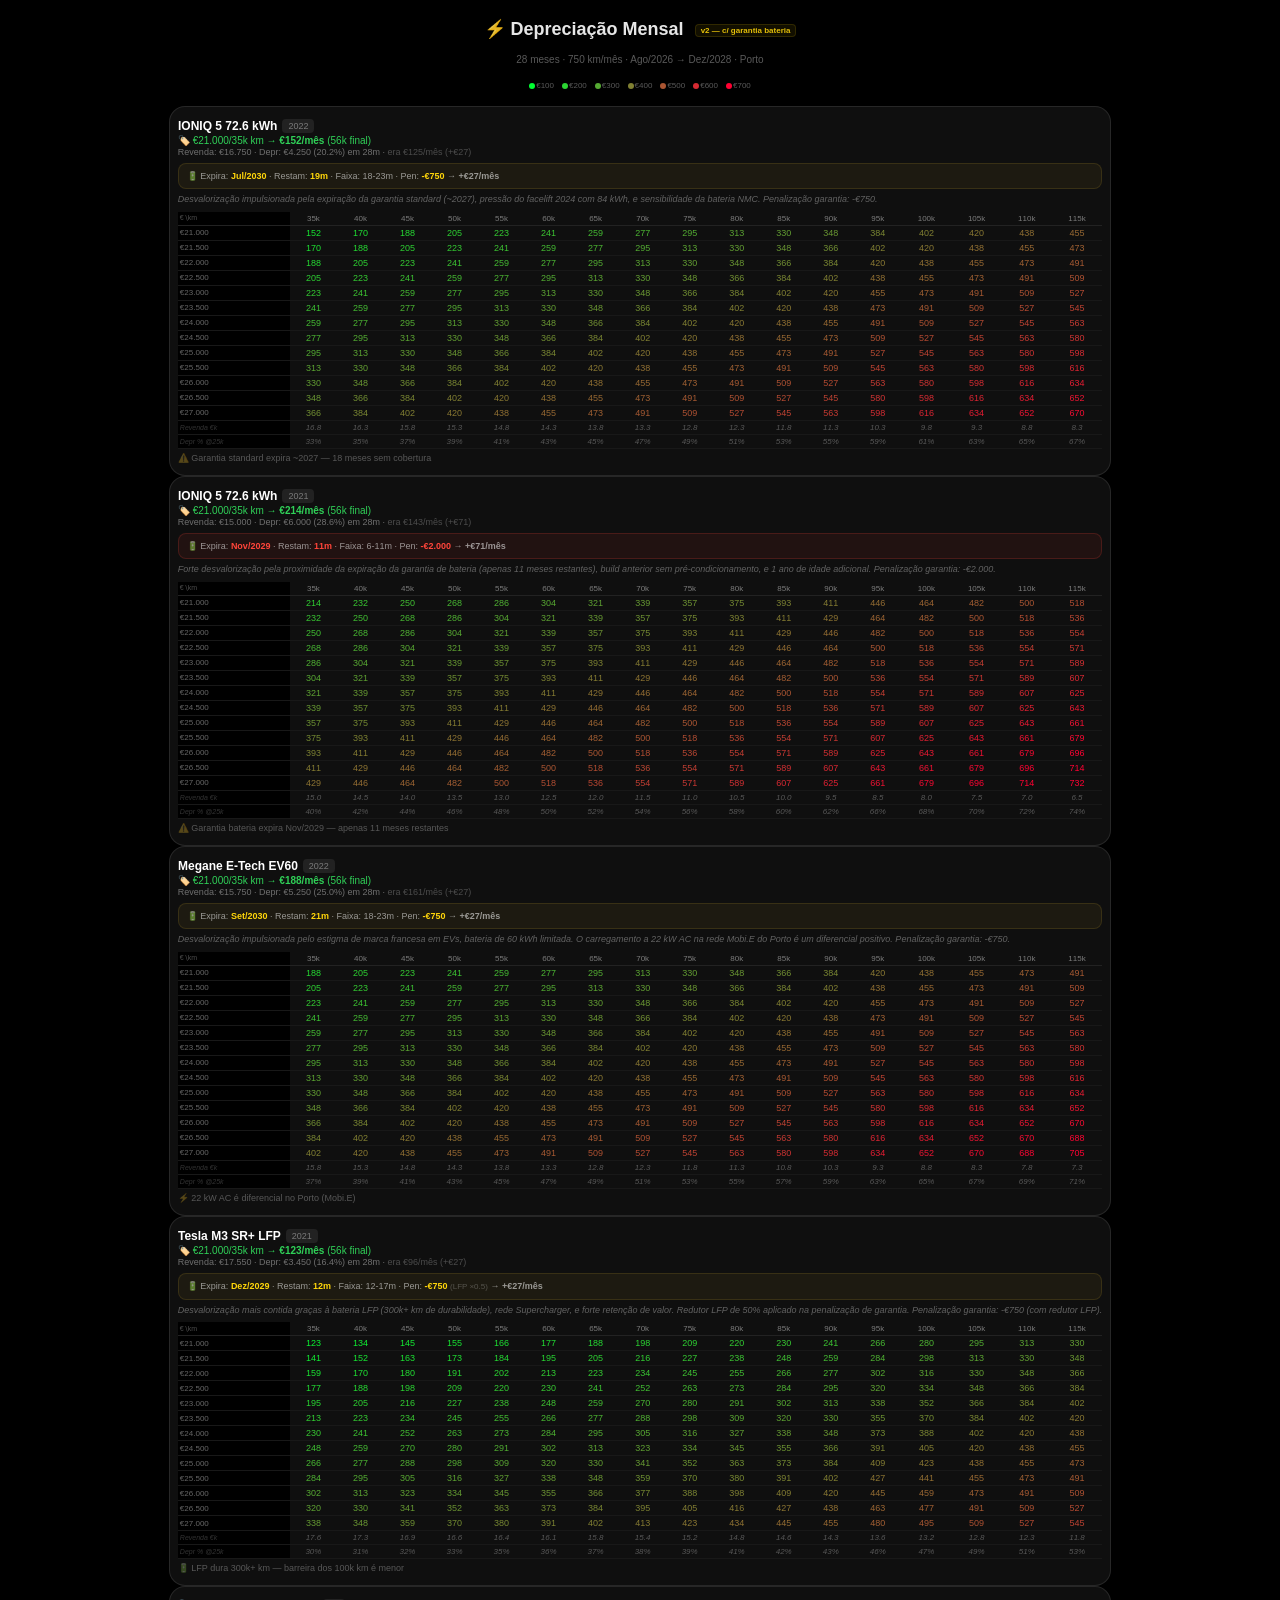
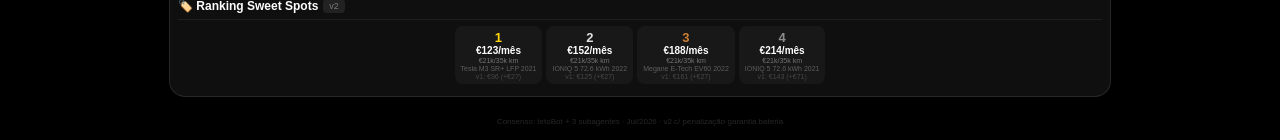
<file: matrizes-km-granular-v2.html>
<!DOCTYPE html>
<html lang="pt">
<head>
<meta charset="UTF-8">
<meta name="viewport" content="width=device-width,initial-scale=1">
<title>Matrizes Depreciação v2</title>
<style>
*{margin:0;padding:0;box-sizing:border-box}
body{background:#000;font-family:-apple-system,BlinkMacSystemFont,"Segoe UI",sans-serif;padding:12px;color:#fff;display:flex;flex-direction:column;align-items:center;gap:14px}
h1{font-size:18px;font-weight:700;text-align:center;opacity:.9;margin-top:6px}
.sub{font-size:10px;color:rgba(255,255,255,.35);text-align:center}
.card{background:rgba(255,255,255,.06);backdrop-filter:blur(24px);-webkit-backdrop-filter:blur(24px);border:1px solid rgba(255,255,255,.1);border-radius:16px;padding:12px 8px;width:100%;max-width:100%;overflow-x:auto}
h2{font-size:12px;font-weight:600;display:flex;align-items:center;gap:5px;margin-bottom:2px;white-space:nowrap}
.tag{font-size:9px;color:rgba(255,255,255,.4);background:rgba(255,255,255,.08);padding:2px 6px;border-radius:4px;font-weight:400}
.best{font-size:10px;color:#30d158;margin:2px 0 1px}
.bdet{font-size:9px;color:rgba(255,255,255,.4);margin:0 0 6px}
table{width:100%;border-collapse:collapse;font-size:9px;min-width:620px}
th{color:rgba(255,255,255,.45);padding:2px 2px;border-bottom:1px solid rgba(255,255,255,.08);text-align:center;font-size:8px;font-weight:500}
th:first-child{text-align:left;color:rgba(255,255,255,.3);min-width:38px;font-size:7px;position:sticky;left:0;background:#000;z-index:1}
td{padding:2px 2px;text-align:center;border-bottom:1px solid rgba(255,255,255,.04);font-size:9px;font-weight:500}
td:first-child{color:rgba(255,255,255,.4);font-weight:500;text-align:left;font-size:8px;white-space:nowrap;position:sticky;left:0;background:#000;z-index:1}
.rrow td{border-top:1px solid rgba(255,255,255,.12);color:rgba(255,255,255,.3);font-size:8px;font-weight:400;font-style:italic}
.rrow td:first-child{color:rgba(255,255,255,.2);font-size:7px;font-style:italic}
.wbox{border:1px solid;border-radius:8px;padding:5px 8px;margin:4px 0 4px;font-size:9px;color:rgba(255,255,255,.55);line-height:1.6}
.wbox b{font-weight:600}
.lfp{font-size:8px;color:rgba(255,255,255,.25)}
.summ{font-size:9px;color:rgba(255,255,255,.35);margin:2px 0 6px;font-style:italic;line-height:1.4}
.nota{font-size:9px;color:rgba(255,255,255,.3);margin-top:4px}
.legend{display:flex;gap:8px;flex-wrap:wrap;justify-content:center;font-size:8px;color:rgba(255,255,255,.35);margin:2px 0}
.d{width:6px;height:6px;border-radius:50%;display:inline-block;vertical-align:middle;margin-right:1px}
footer{font-size:8px;color:rgba(255,255,255,.15);text-align:center;padding:6px 0 2px}
.rank{display:flex;gap:4px;flex-wrap:wrap;justify-content:center;margin:6px 0 0;padding:6px 0 0;border-top:1px solid rgba(255,255,255,.06)}
.ri{background:rgba(255,255,255,.04);border-radius:8px;padding:4px 6px;font-size:8px;text-align:center;min-width:60px}
.rn{font-size:13px;font-weight:700;display:block}
.rv{display:block;margin-top:1px;font-size:7px}
.vb{display:inline-block;font-size:8px;color:#ffd60a;background:rgba(255,215,0,.08);border:1px solid rgba(255,215,0,.15);border-radius:4px;padding:1px 5px;margin-left:6px;vertical-align:middle}
</style>
</head>
<body>

<h1>&#9889; Depreciação Mensal <span class="vb">v2 — c/ garantia bateria</span></h1>
<div class="sub">28 meses &middot; 750 km/mês &middot; Ago/2026 &rarr; Dez/2028 &middot; Porto</div>
<div class="legend" id="legend"></div>

<div id="app"></div>

<footer>Consenso: tetoBot + 3 subagentes &middot; Jul/2026 &middot; v2 c/ penalização garantia bateria</footer>

<script>
(function(){
'use strict';

// ============================================================
// CONFIG — ver regras-calculo.md para detalhes completos
// ============================================================
var M = 28;            // meses de posse
var KPM = 750;         // km por mês
var TKM = M * KPM;     // 21.000 km total adicionado
var LFPR = 0.5;        // redutor LFP (50%)

// Escala de penalização de garantia (ordenada de melhor a pior)
var WS = [
    {m: 24, p: 0},
    {m: 18, p: 750},
    {m: 12, p: 1500},
    {m: 6,  p: 2000},
    {m: 0,  p: 2500},
    {m: -999, p: 3000}
];

// Eixos da tabela
var KM = [35,40,45,50,55,60,65,70,75,80,85,90,95,100,105,110,115];
var PR = [];
for (var i = 21000; i <= 27000; i += 500) PR.push(i);

var MN = ['Jan','Fev','Mar','Abr','Mai','Jun','Jul','Ago','Set','Out','Nov','Dez'];

// ============================================================
// DADOS DOS CARROS
// Valores de revenda base (em €, múltiplos de 100)
// extraídos por engenharia reversa do modelo v1
// ============================================================
var CARS = [
    {
        n: 'IONIQ 5 72.6 kWh', y: 2022, lfp: false,
        ry: 2022, rm: 7, wy: 8, wk: 160000, v1: 125,
        r: {35:17500,40:17000,45:16500,50:16000,55:15500,60:15000,65:14500,70:14000,75:13500,80:13000,85:12500,90:12000,95:11000,100:10500,105:10000,110:9500,115:9000},
        f: ['Garantia standard expirada desde ~2027',
            'Facelift 2024 com 84 kWh pressiona preços dos usados',
            'Bateria NMC \u2014 degrada mais que LFP'],
        s: 'Desvalorização impulsionada pela expiração da garantia standard (~2027), pressão do facelift 2024 com 84 kWh, e sensibilidade da bateria NMC.',
        nt: '\u26A0\uFE0F Garantia standard expira ~2027 \u2014 18 meses sem cobertura'
    },
    {
        n: 'IONIQ 5 72.6 kWh', y: 2021, lfp: false,
        ry: 2021, rm: 11, wy: 8, wk: 160000, v1: 143,
        r: {35:17000,40:16500,45:16000,50:15500,55:15000,60:14500,65:14000,70:13500,75:13000,80:12500,85:12000,90:11500,95:10500,100:10000,105:9500,110:9000,115:8500},
        f: ['Build anterior \u2014 sem pré-condicionamento de bateria',
            'Apenas 11 meses de garantia de bateria na venda',
            '1 ano de idade extra vs modelo 2022'],
        s: 'Forte desvalorização pela proximidade da expiração da garantia de bateria (apenas 11 meses restantes), build anterior sem pré-condicionamento, e 1 ano de idade adicional.',
        nt: '\u26A0\uFE0F Garantia bateria expira Nov/2029 \u2014 apenas 11 meses restantes'
    },
    {
        n: 'Megane E-Tech EV60', y: 2022, lfp: false,
        ry: 2022, rm: 9, wy: 8, wk: 160000, v1: 161,
        r: {35:16500,40:16000,45:15500,50:15000,55:14500,60:14000,65:13500,70:13000,75:12500,80:12000,85:11500,90:11000,95:10000,100:9500,105:9000,110:8500,115:8000},
        f: ['Estigma de marca francesa em EVs no mercado PT',
            'Bateria 60 kWh \u2014 autonomia limitada penaliza revenda',
            '22 kW AC é diferencial positivo (rede Mobi.E Porto)'],
        s: 'Desvalorização impulsionada pelo estigma de marca francesa em EVs, bateria de 60 kWh limitada. O carregamento a 22 kW AC na rede Mobi.E do Porto é um diferencial positivo.',
        nt: '\u26A1 22 kW AC é diferencial no Porto (Mobi.E)'
    },
    {
        n: 'Tesla M3 SR+ LFP', y: 2021, lfp: true,
        ry: 2021, rm: 12, wy: 8, wk: 192000, v1: 96,
        r: {35:18300,40:18000,45:17700,50:17400,55:17100,60:16800,65:16500,70:16200,75:15900,80:15600,85:15300,90:15000,95:14300,100:13900,105:13500,110:13000,115:12500},
        f: ['Bateria LFP \u2014 durabilidade superior (300k+ km)',
            'Rede Supercharger \u2014 vantagem competitiva na revenda',
            'Retenção de valor acima da média para EVs usados'],
        s: 'Desvalorização mais contida graças à bateria LFP (300k+ km de durabilidade), rede Supercharger, e forte retenção de valor. Redutor LFP de 50% aplicado na penalização de garantia.',
        nt: '\uD83D\uDD0B LFP dura 300k+ km \u2014 barreira dos 100k km é menor'
    }
];

// ============================================================
// FUNÇÕES DE CÁLCULO
// ============================================================

// Formatar euros: 21000 → "€21.000"
function fmt(n) {
    return '\u20AC' + n.toString().replace(/\B(?=(\d{3})+(?!\d))/g, '.');
}

// Meses de garantia de bateria restantes em Dez/2028
function wMonths(c) {
    return (c.ry + c.wy - 2028) * 12 + (c.rm - 12);
}

// Data de expiração da garantia: "Jul/2030"
function wExpiry(c) {
    return MN[c.rm - 1] + '/' + (c.ry + c.wy);
}

// Penalização de garantia (com redutor LFP se aplicável)
function wPenalty(c) {
    var m = wMonths(c);
    var p = 3000; // default: expirada
    for (var i = 0; i < WS.length; i++) {
        if (m >= WS[i].m) { p = WS[i].p; break; }
    }
    if (c.lfp && p > 0) p = Math.round(p * LFPR);
    return p;
}

// Label da faixa de garantia
function wLabel(c) {
    var m = wMonths(c);
    if (m >= 24) return '\u226524m';
    if (m >= 18) return '18-23m';
    if (m >= 12) return '12-17m';
    if (m >= 6)  return '6-11m';
    if (m >= 0)  return '0-5m';
    return 'Expirada';
}

// Revenda ajustada (base - penalização, com check de km)
function aResale(c, k) {
    var p = wPenalty(c);
    var fkm = k * 1000 + TKM;
    if (fkm > c.wk) {
        var kp = 3000;
        if (c.lfp) kp = Math.round(kp * LFPR);
        p = Math.max(p, kp);
    }
    return Math.max(0, c.r[k] - p);
}

// Depreciação mensal
function mo(price, resale) {
    return Math.round((price - resale) / M);
}

// Cor do gradiente (verde → vermelho)
function col(v) {
    var t = Math.max(0, Math.min(1, (v - 100) / 600));
    return 'rgb(' + Math.round(255 * t) + ',' + Math.round(255 * (1 - t)) + ',50)';
}

// ============================================================
// RENDERIZAÇÃO
// ============================================================

function renderLegend() {
    var el = document.getElementById('legend');
    var steps = [100, 200, 300, 400, 500, 600, 700];
    var h = '';
    for (var i = 0; i < steps.length; i++) {
        h += '<span><span class="d" style="background:' + col(steps[i]) + '"></span>\u20AC' + steps[i] + '</span>';
    }
    el.innerHTML = h;
}

function renderCard(c) {
    var pen = wPenalty(c);
    var wm = wMonths(c);
    var we = wExpiry(c);
    var wl = wLabel(c);
    var mpen = Math.round(pen / M);

    // Encontrar melhor cenário (menor mensal no preço mais baixo)
    var bM = Infinity, bK = 0;
    for (var i = 0; i < KM.length; i++) {
        var r = aResale(c, KM[i]);
        var m = mo(PR[0], r);
        if (m < bM) { bM = m; bK = KM[i]; }
    }
    var bR = aResale(c, bK);
    var bP = PR[0];
    var bD = bP - bR;
    var bPct = (bD / bP * 100).toFixed(1);
    var bF = bK + TKM / 1000;

    // Cores da warranty box
    var wc = pen >= 2000 ? '#ff453a' : pen >= 750 ? '#ffd60a' : '#30d158';
    var wb = pen >= 2000 ? 'rgba(255,69,58,.08)' : pen >= 750 ? 'rgba(255,200,50,.06)' : 'rgba(48,209,88,.06)';
    var wbb = pen >= 2000 ? 'rgba(255,69,58,.18)' : pen >= 750 ? 'rgba(255,200,50,.12)' : 'rgba(48,209,88,.15)';

    var h = '';
    h += '<div class="card">';

    // Título
    h += '<h2>' + c.n + ' <span class="tag">' + c.y + '</span></h2>';

    // Melhor cenário
    h += '<div class="best">\uD83C\uDFF7\uFE0F ' + fmt(bP) + '/' + bK + 'k km \u2192 <b>\u20AC' + bM + '/m\u00EAs</b> (' + bF + 'k final)</div>';
    h += '<div class="bdet">Revenda: ' + fmt(bR) + ' \u00B7 Depr: ' + fmt(bD) + ' (' + bPct + '%) em ' + M + 'm';
    h += ' \u00B7 <span style="color:rgba(255,255,255,.25)">era \u20AC' + c.v1 + '/m\u00EAs (+\u20AC' + (bM - c.v1) + ')</span></div>';

    // Warranty box
    h += '<div class="wbox" style="background:' + wb + ';border-color:' + wbb + '">';
    h += '\uD83D\uDD0B Expira: <b style="color:' + wc + '">' + we + '</b>';
    h += ' \u00B7 Restam: <b style="color:' + wc + '">' + wm + 'm</b>';
    h += ' \u00B7 Faixa: ' + wl;
    h += ' \u00B7 Pen: <b style="color:' + wc + '">-' + fmt(pen) + '</b>';
    if (c.lfp) h += ' <span class="lfp">(LFP \u00D7' + LFPR + ')</span>';
    h += ' \u2192 <b>+\u20AC' + mpen + '/m\u00EAs</b></div>';

    // Resumo fatores
    h += '<div class="summ">' + c.s + ' Penalização garantia: -' + fmt(pen);
    if (c.lfp) h += ' (com redutor LFP)';
    h += '.</div>';

    // Tabela
    h += '<table><tr><th>\u20AC\u2216km</th>';
    for (var i = 0; i < KM.length; i++) h += '<th>' + KM[i] + 'k</th>';
    h += '</tr>';

    // Linhas de preço
    for (var pi = 0; pi < PR.length; pi++) {
        var p = PR[pi];
        h += '<tr><td>' + fmt(p) + '</td>';
        for (var ki = 0; ki < KM.length; ki++) {
            var r = aResale(c, KM[ki]);
            var m = mo(p, r);
            h += '<td style="color:' + col(m) + '">' + m + '</td>';
        }
        h += '</tr>';
    }

    // Linha de revenda ajustada
    h += '<tr class="rrow"><td>Revenda \u20ACk</td>';
    for (var ki = 0; ki < KM.length; ki++) {
        var r = aResale(c, KM[ki]);
        h += '<td>' + (r / 1000).toFixed(1) + '</td>';
    }
    h += '</tr>';

    // Linha de depreciação % (referência: €25.000)
    h += '<tr class="rrow"><td>Depr % @25k</td>';
    for (var ki = 0; ki < KM.length; ki++) {
        var r = aResale(c, KM[ki]);
        var pct = ((25000 - r) / 25000 * 100).toFixed(0);
        h += '<td>' + pct + '%</td>';
    }
    h += '</tr>';

    h += '</table>';
    h += '<div class="nota">' + c.nt + '</div>';
    h += '</div>';

    return h;
}

function renderRanking() {
    // Calcular melhor cenário para cada carro
    var results = [];
    for (var ci = 0; ci < CARS.length; ci++) {
        var c = CARS[ci];
        var bM = Infinity, bK = 0;
        for (var ki = 0; ki < KM.length; ki++) {
            var r = aResale(c, KM[ki]);
            var m = mo(PR[0], r);
            if (m < bM) { bM = m; bK = KM[ki]; }
        }
        results.push({c: c, bM: bM, bK: bK});
    }
    results.sort(function(a, b) { return a.bM - b.bM; });

    var rc = ['#ffd60a', '#e0e0e0', '#cd7f32', 'rgba(255,255,255,.5)'];

    var h = '<div class="card"><h2>\uD83C\uDFF7\uFE0F Ranking Sweet Spots <span class="tag">v2</span></h2><div class="rank">';
    for (var i = 0; i < results.length; i++) {
        var r = results[i];
        var delta = r.bM - r.c.v1;
        h += '<div class="ri">';
        h += '<span class="rn" style="color:' + rc[i] + '">' + (i + 1) + '</span>';
        h += '<span style="color:#fff;font-weight:600;font-size:10px">\u20AC' + r.bM + '/m\u00EAs</span>';
        h += '<span class="rv" style="color:rgba(255,255,255,.4)">\u20AC' + (PR[0] / 1000).toFixed(0) + 'k/' + r.bK + 'k km</span>';
        h += '<span class="rv" style="color:rgba(255,255,255,.3)">' + r.c.n + ' ' + r.c.y + '</span>';
        h += '<span class="rv" style="color:rgba(255,255,255,.2)">v1: \u20AC' + r.c.v1 + ' (+\u20AC' + delta + ')</span>';
        h += '</div>';
    }
    h += '</div></div>';
    return h;
}

// ============================================================
// INICIALIZAÇÃO
// ============================================================
renderLegend();
var html = '';
for (var i = 0; i < CARS.length; i++) {
    html += renderCard(CARS[i]);
}
html += renderRanking();
document.getElementById('app').innerHTML = html;

})();
</script>

</body>
</html>
</file>
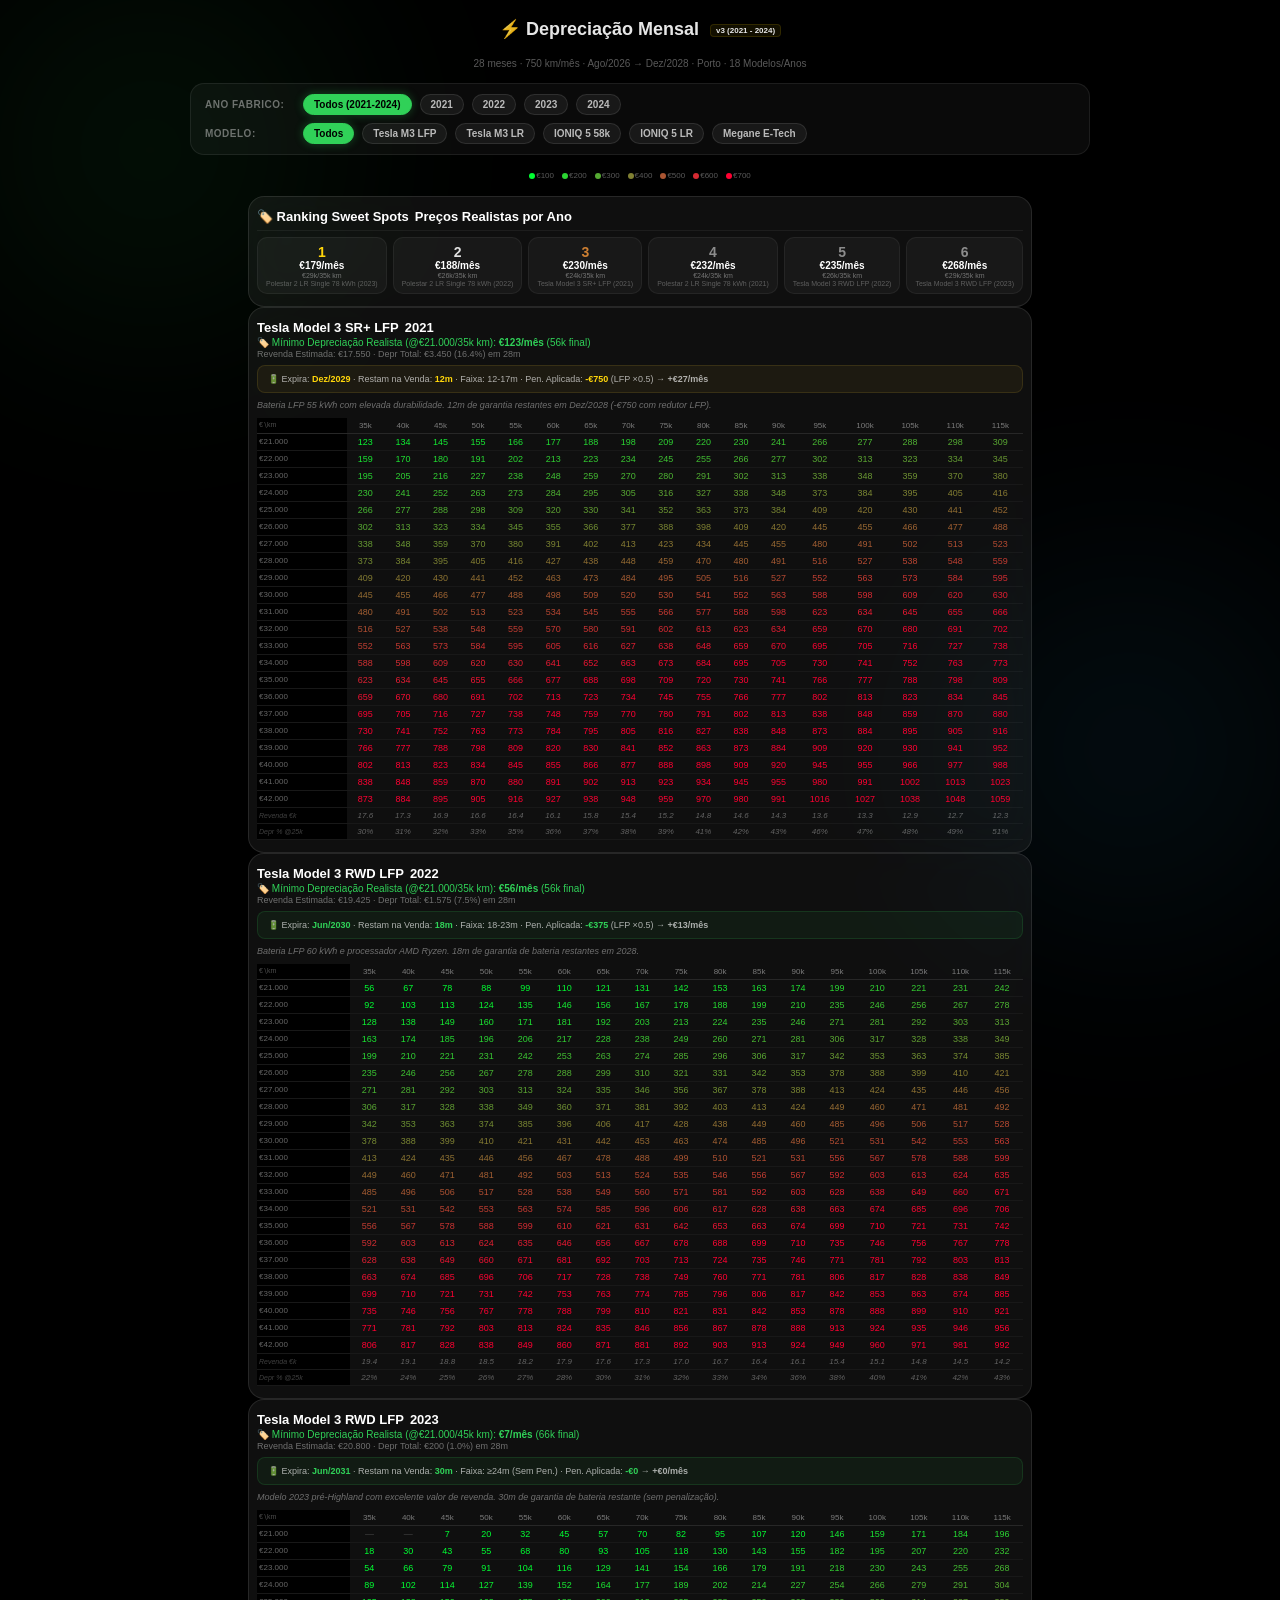
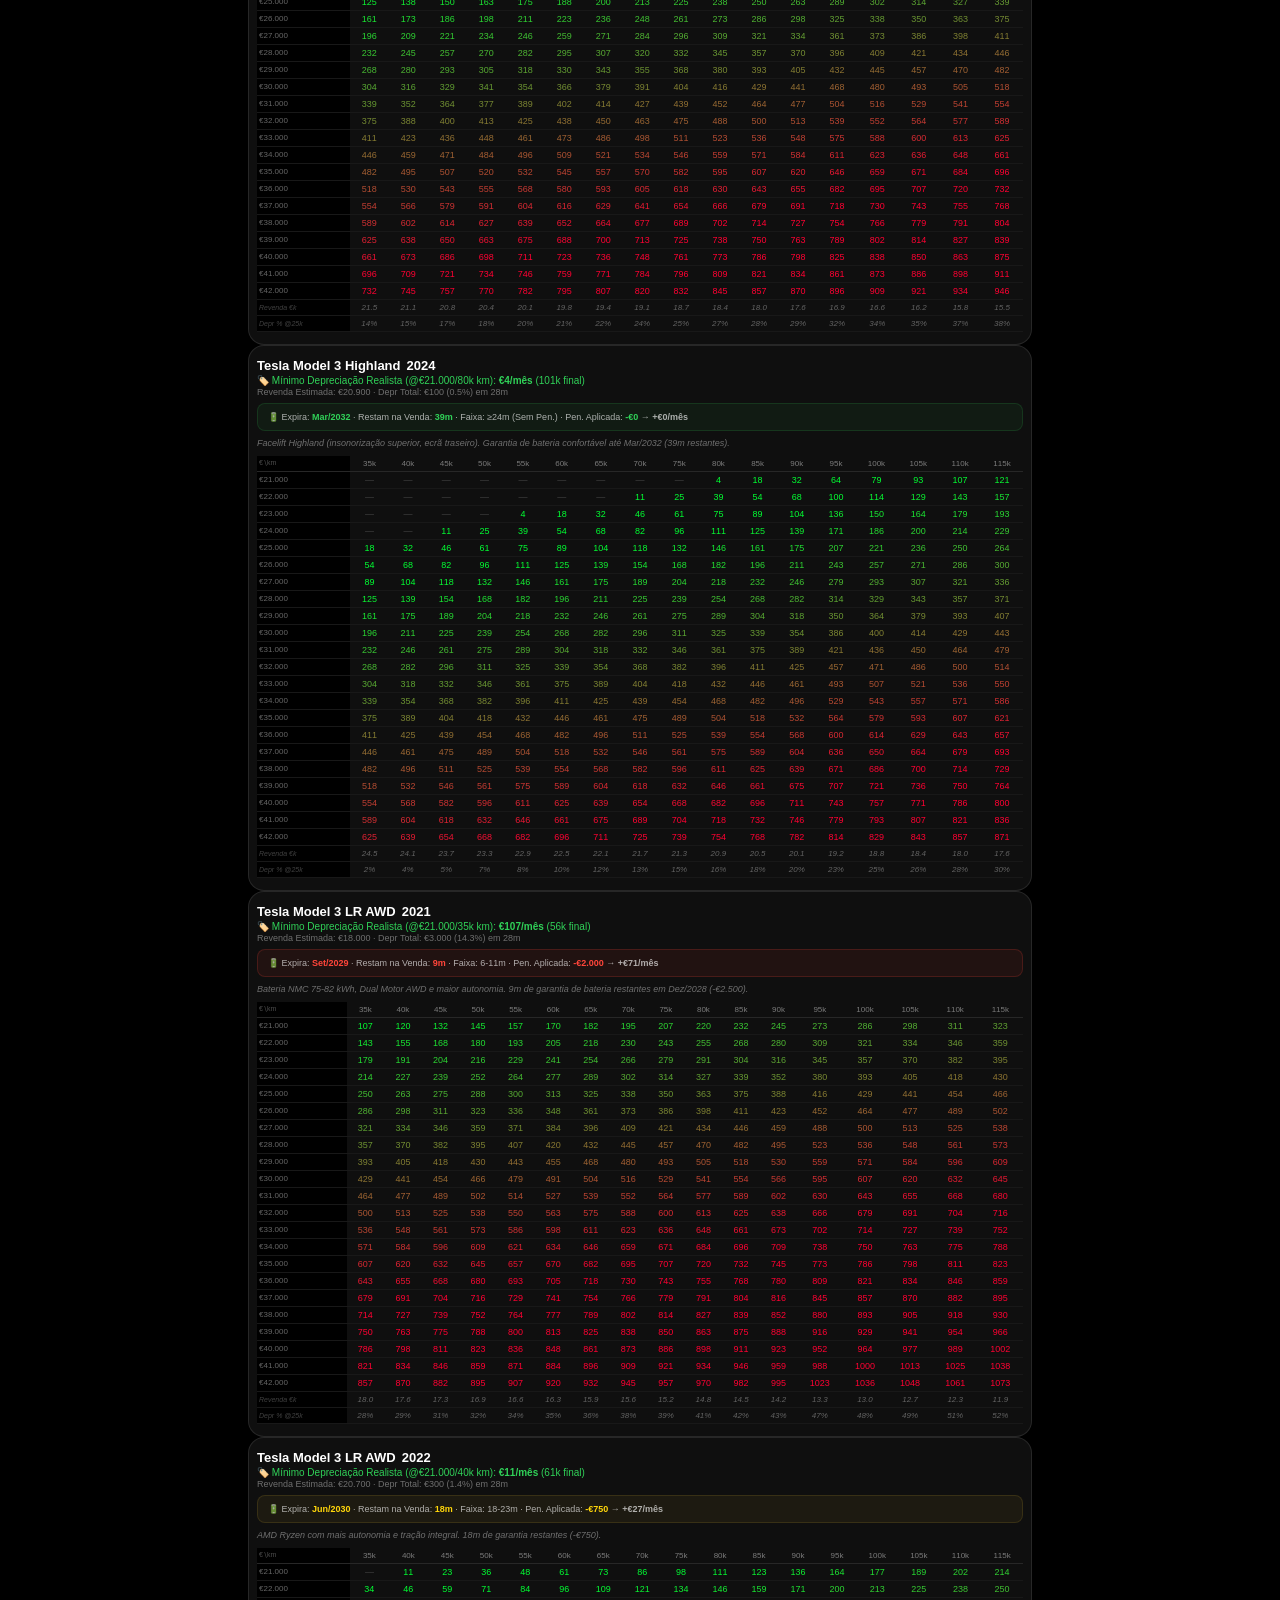
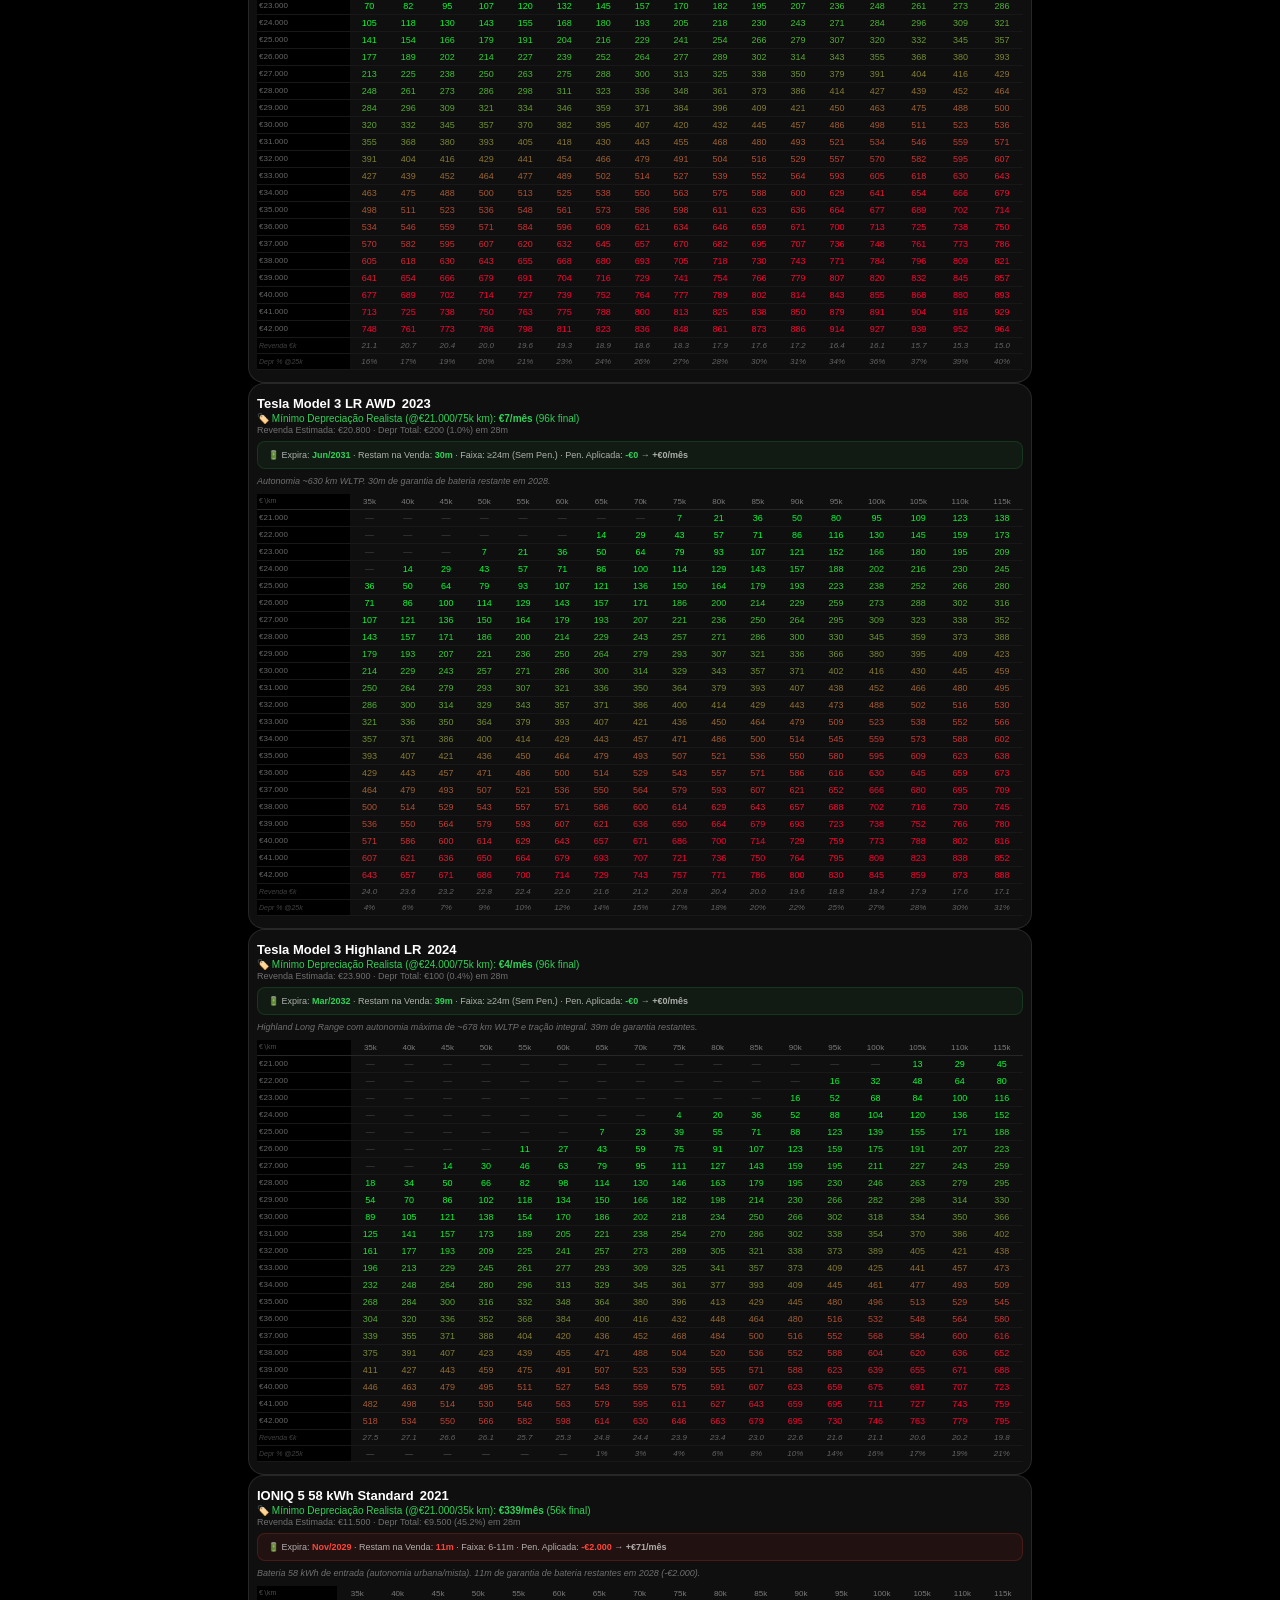
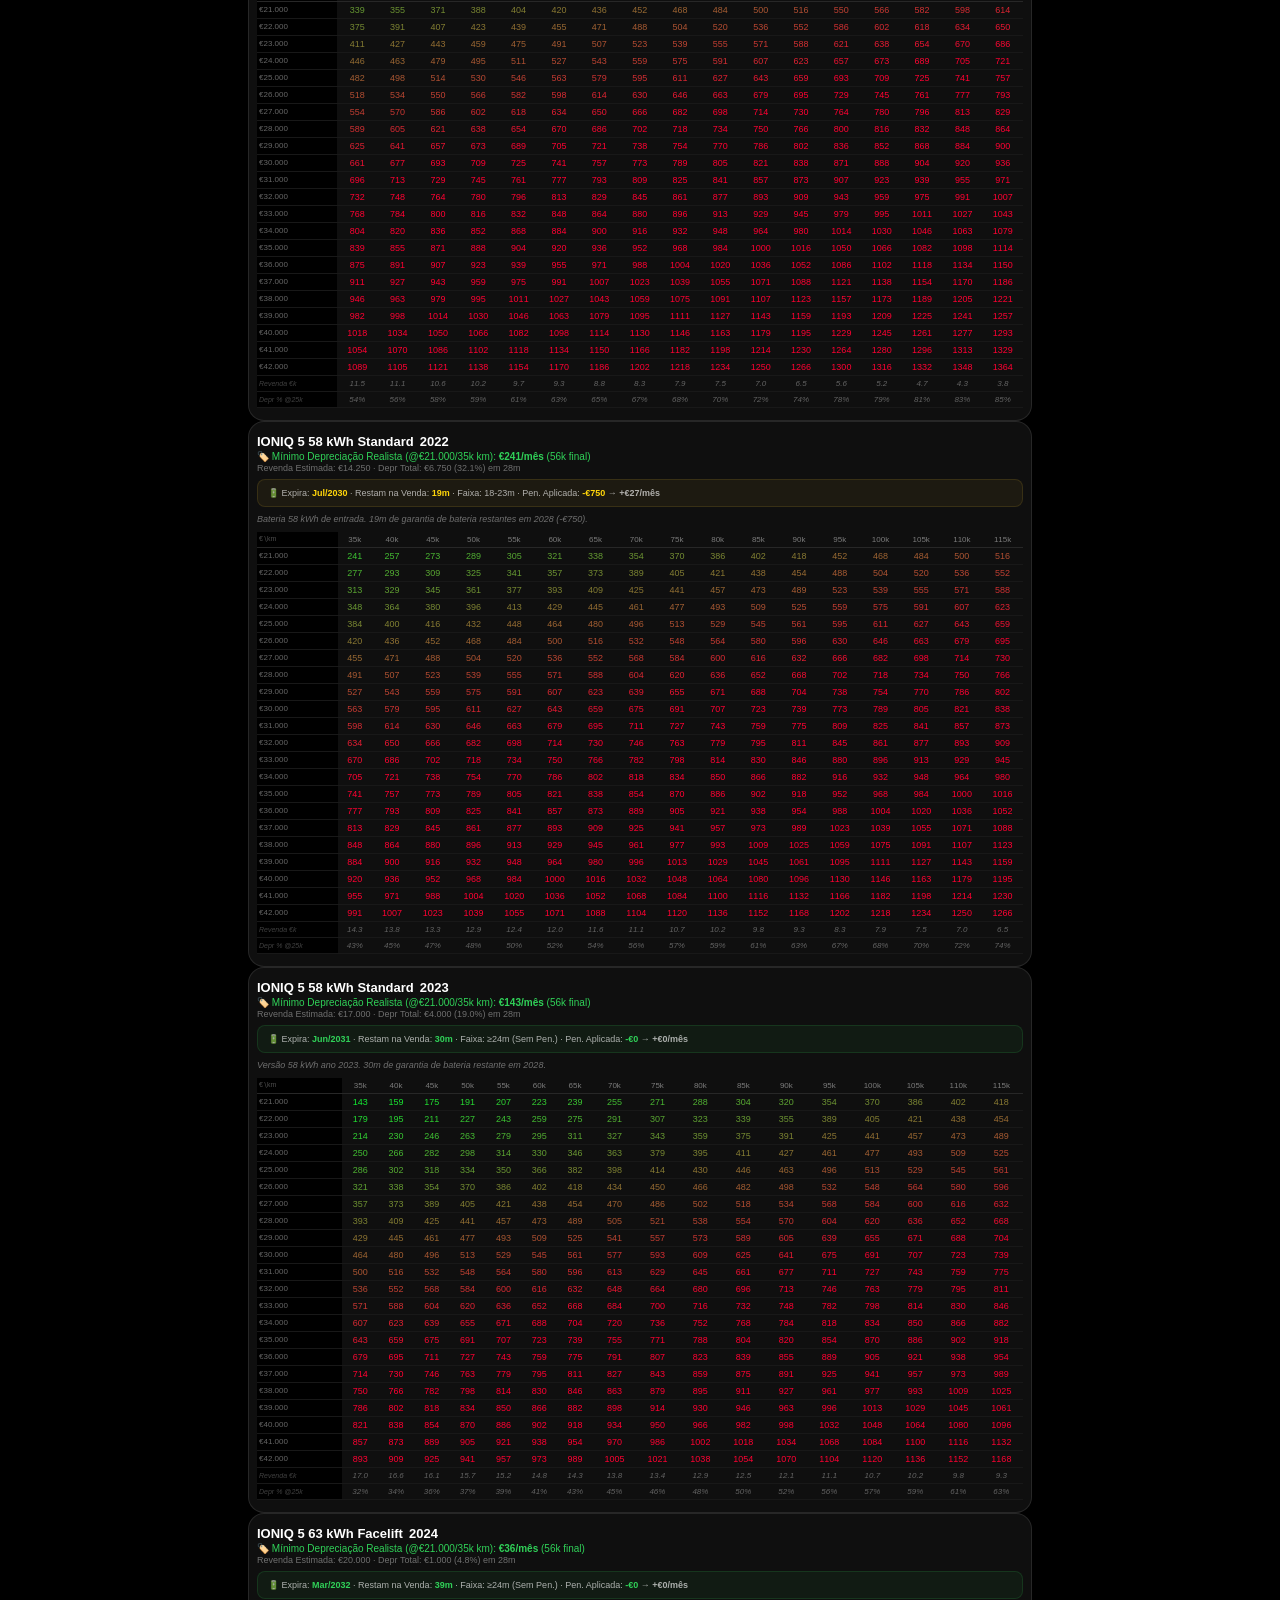
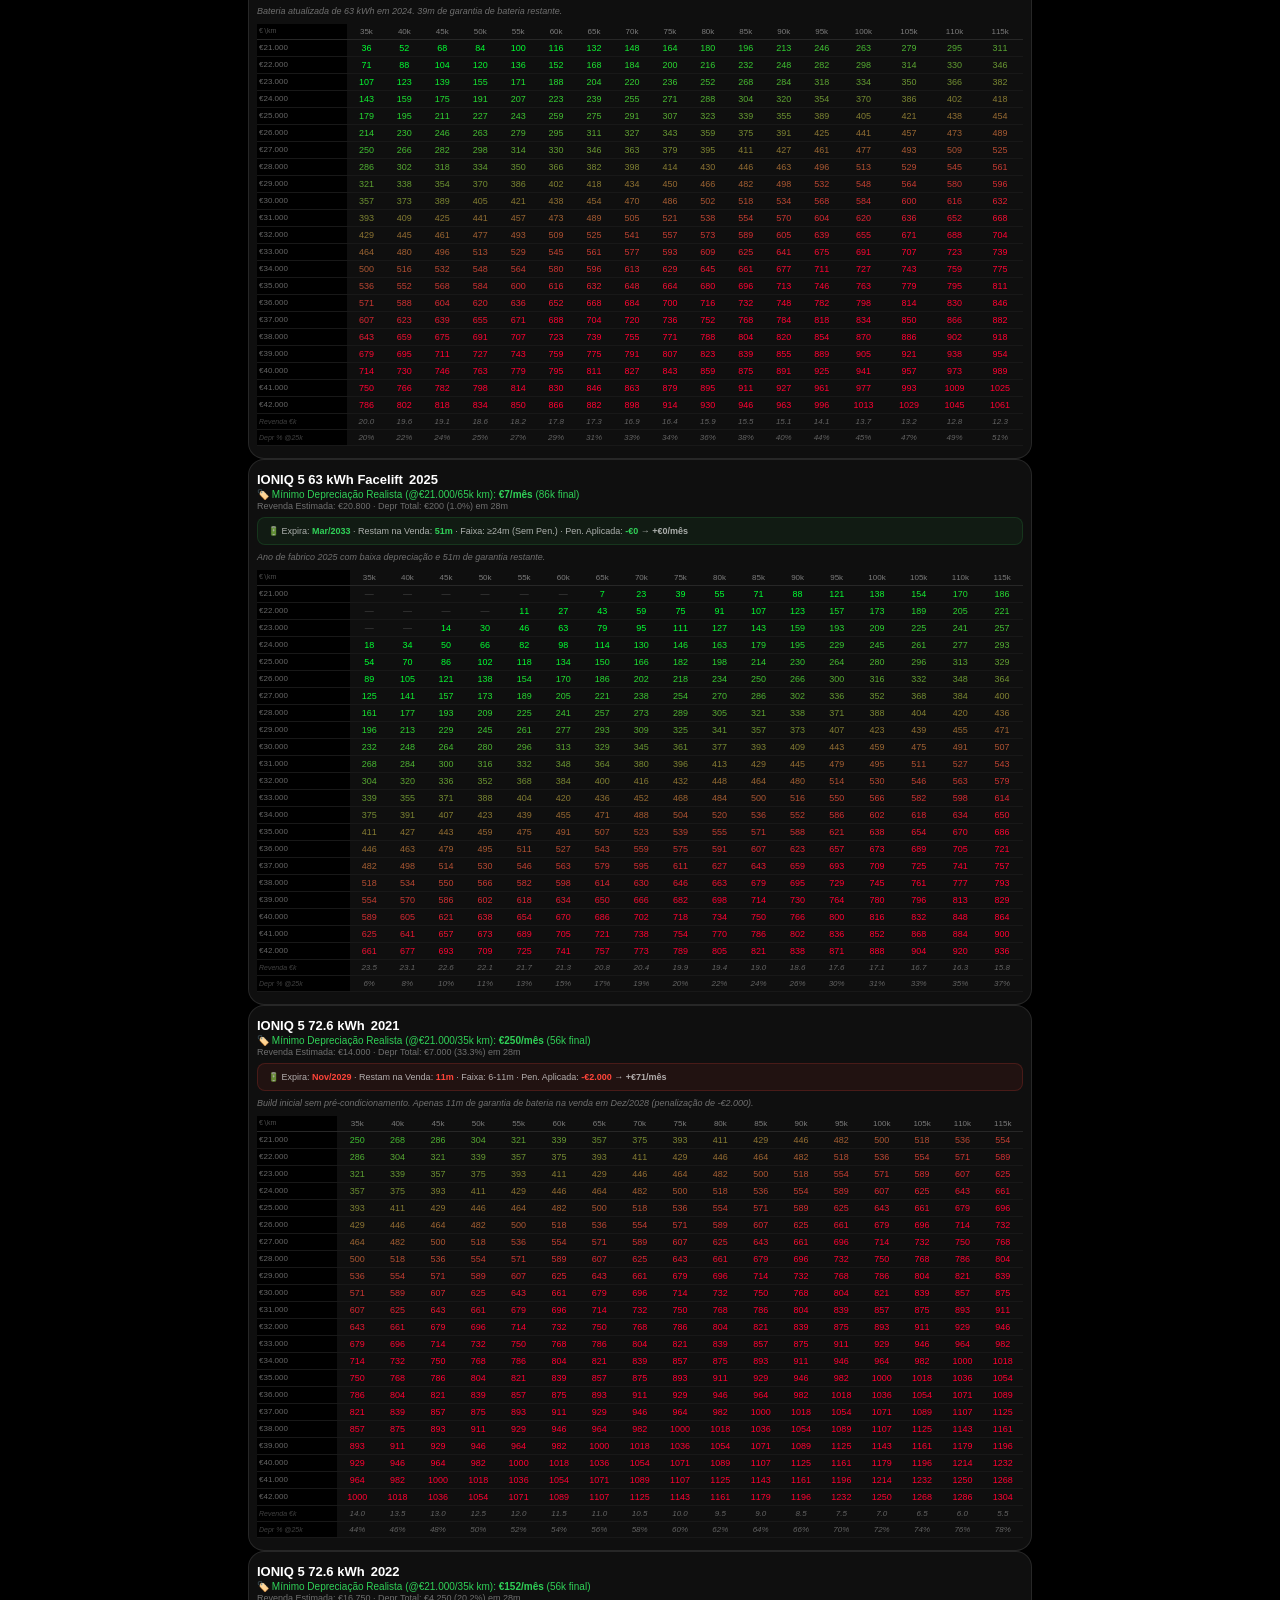
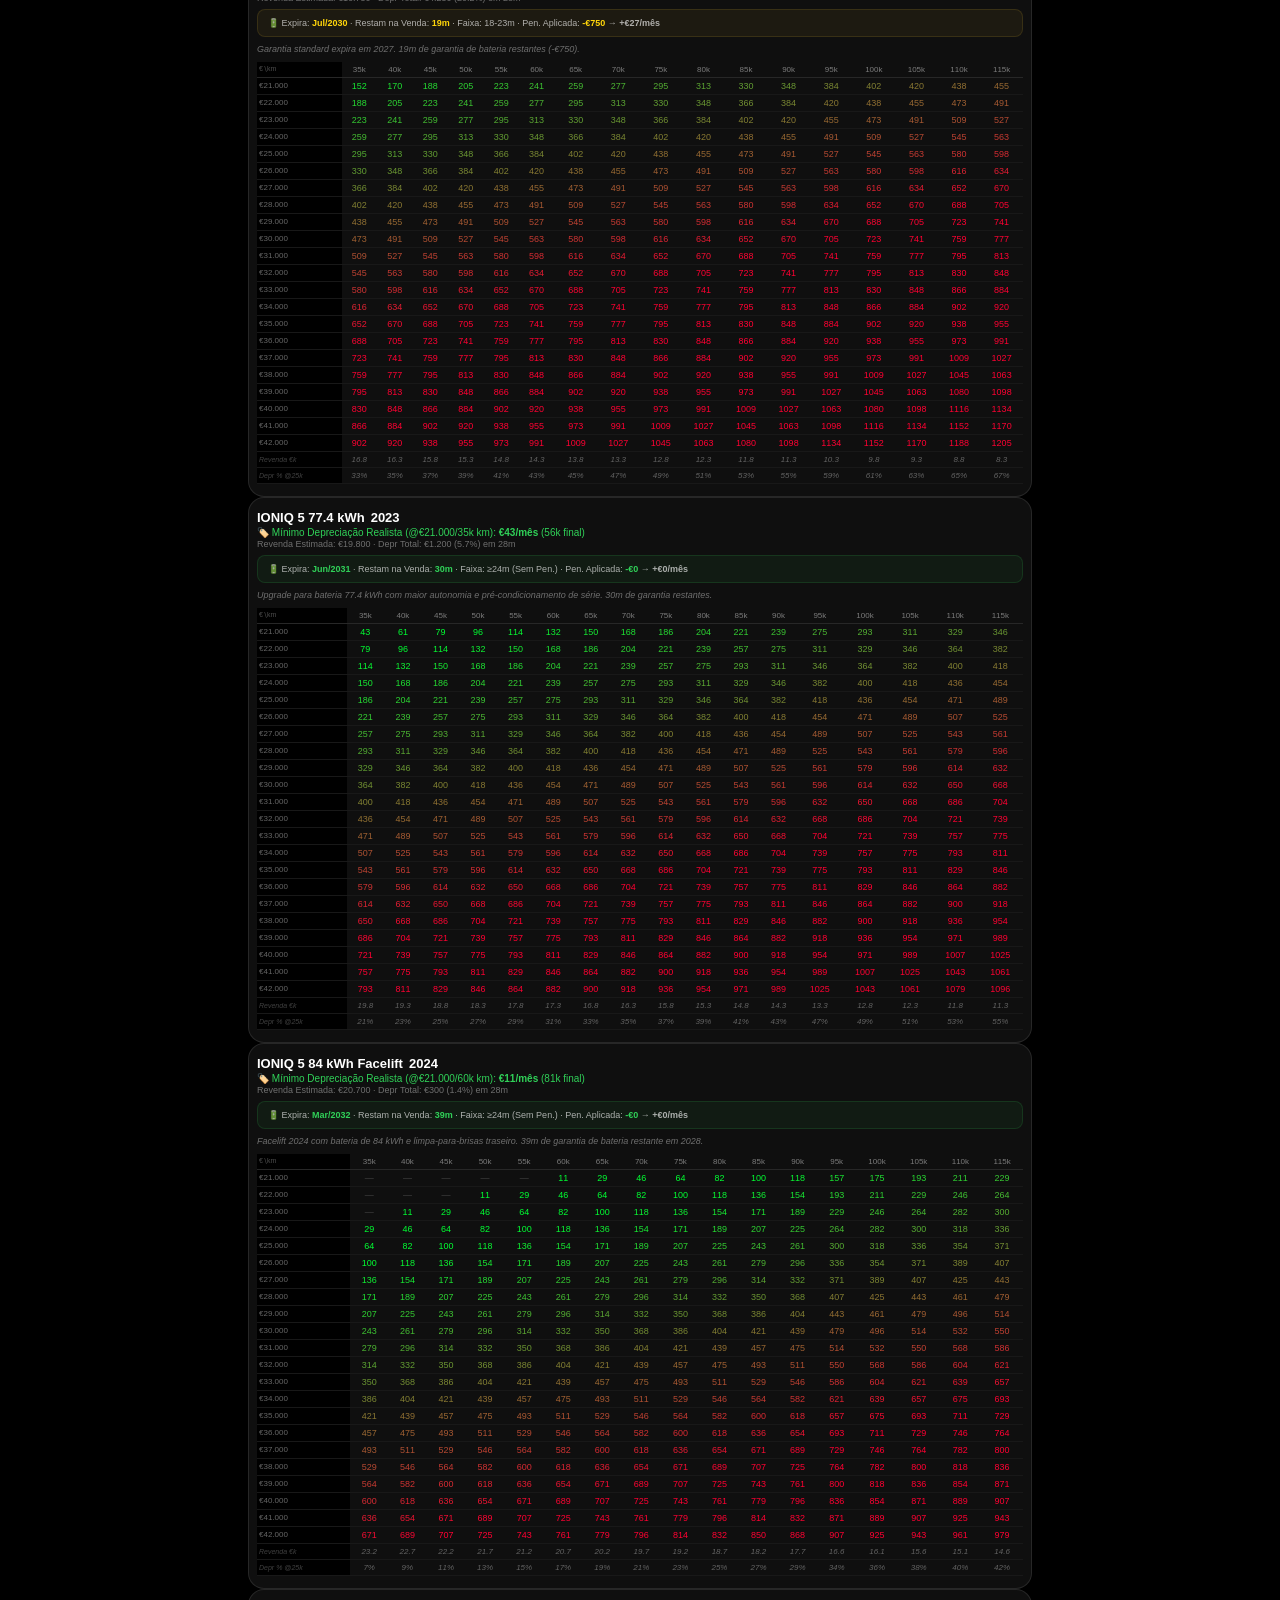
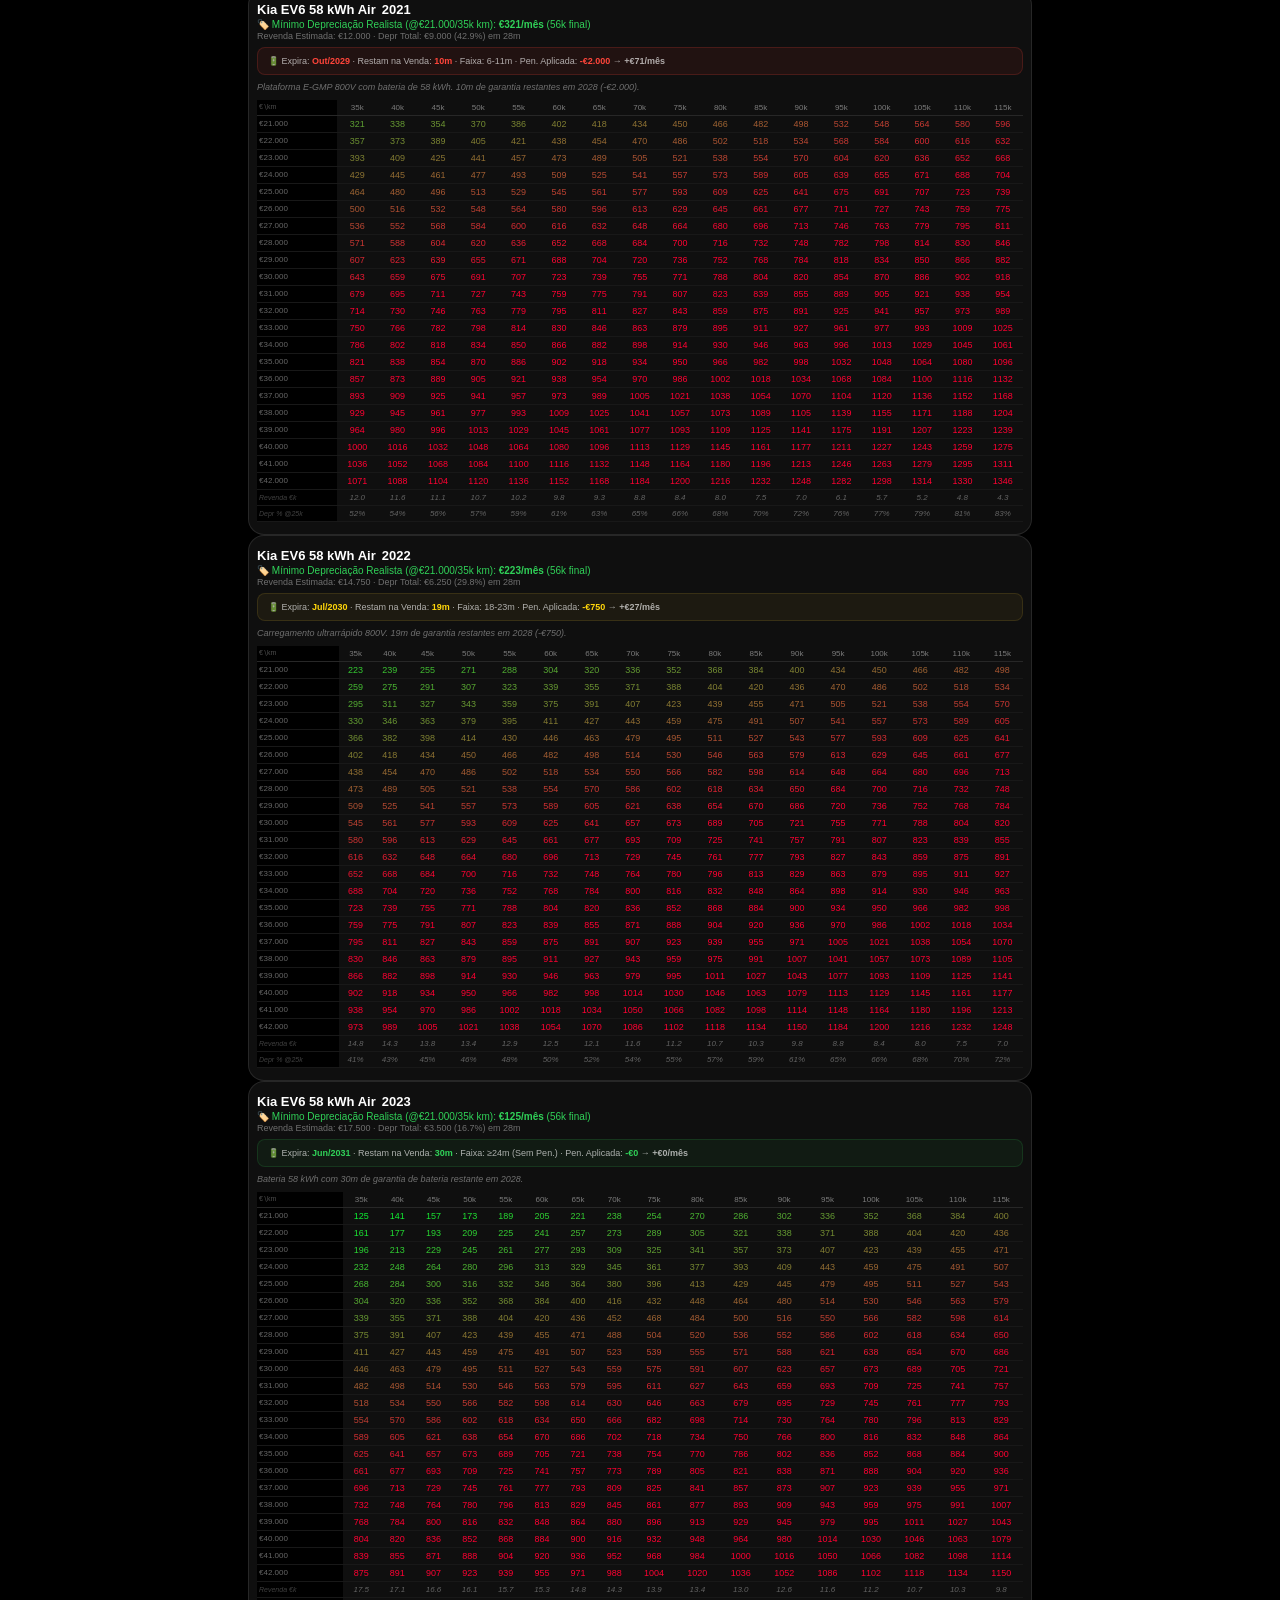
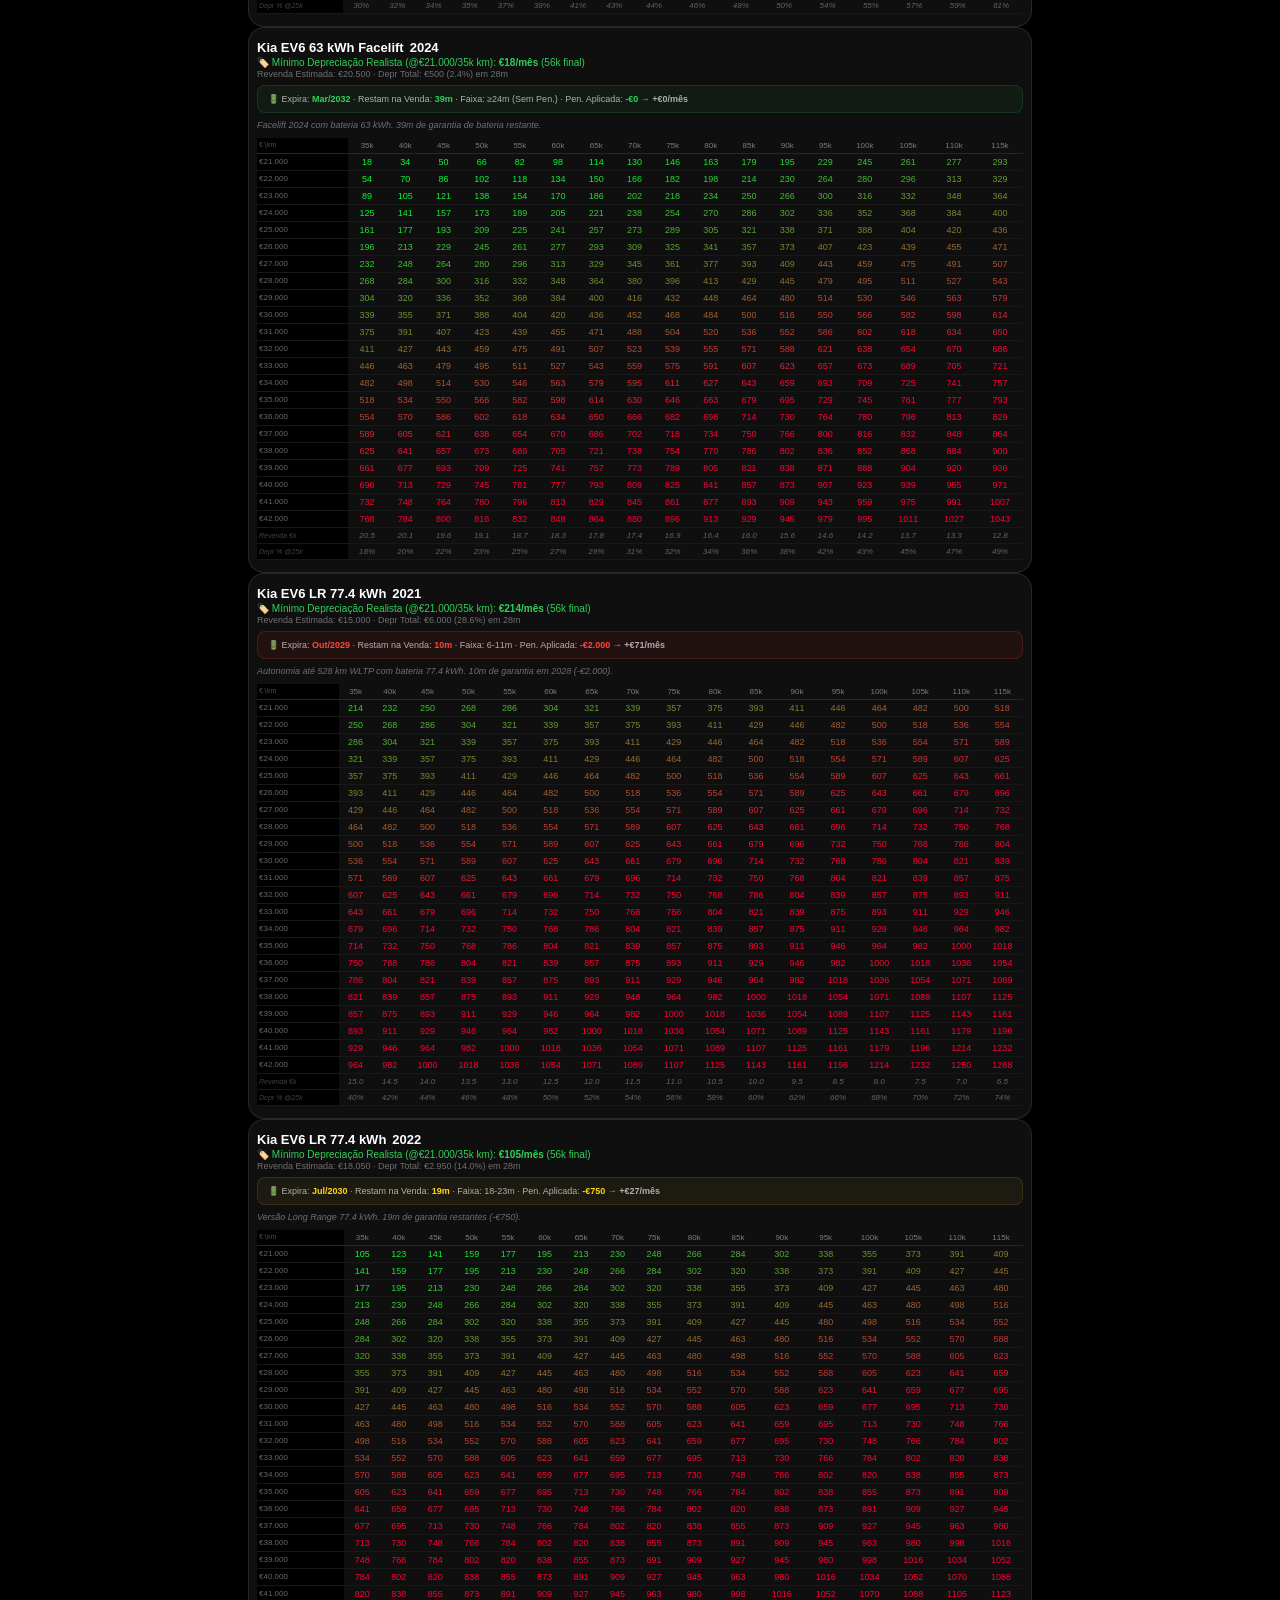
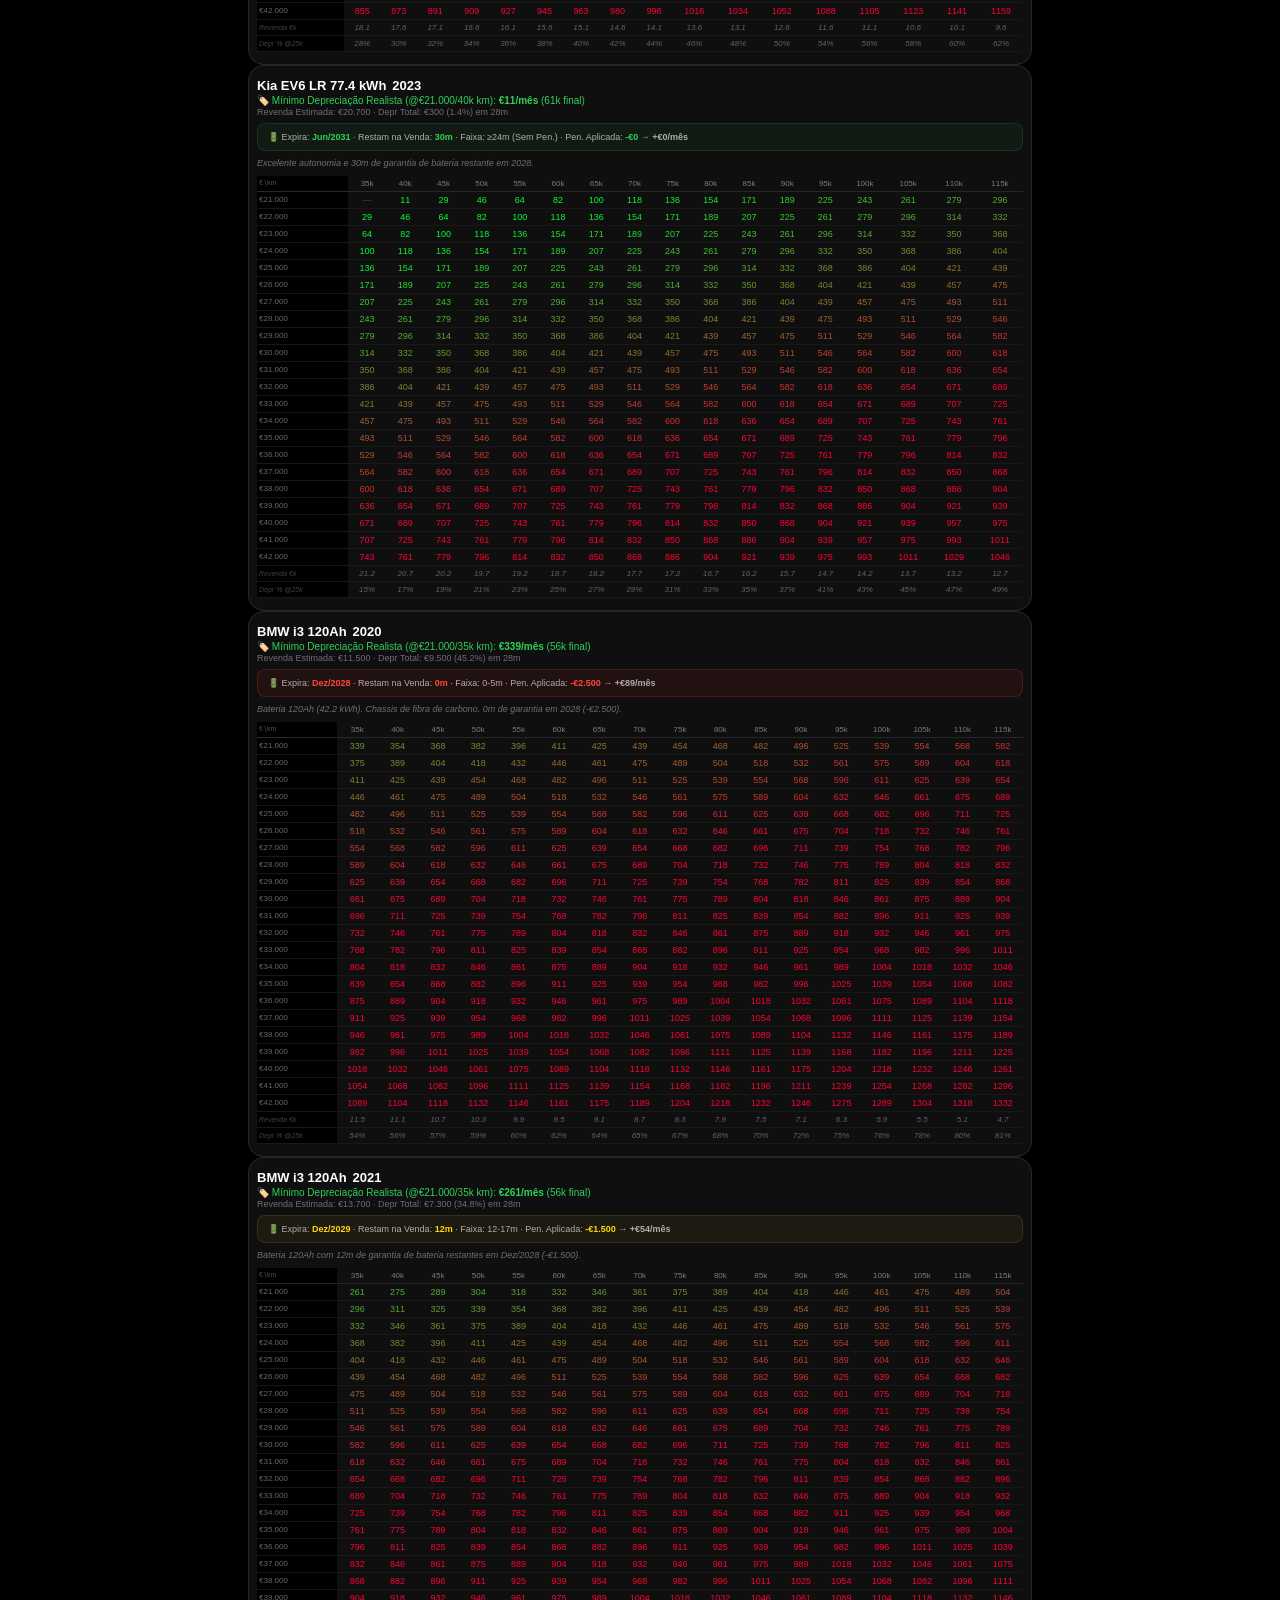
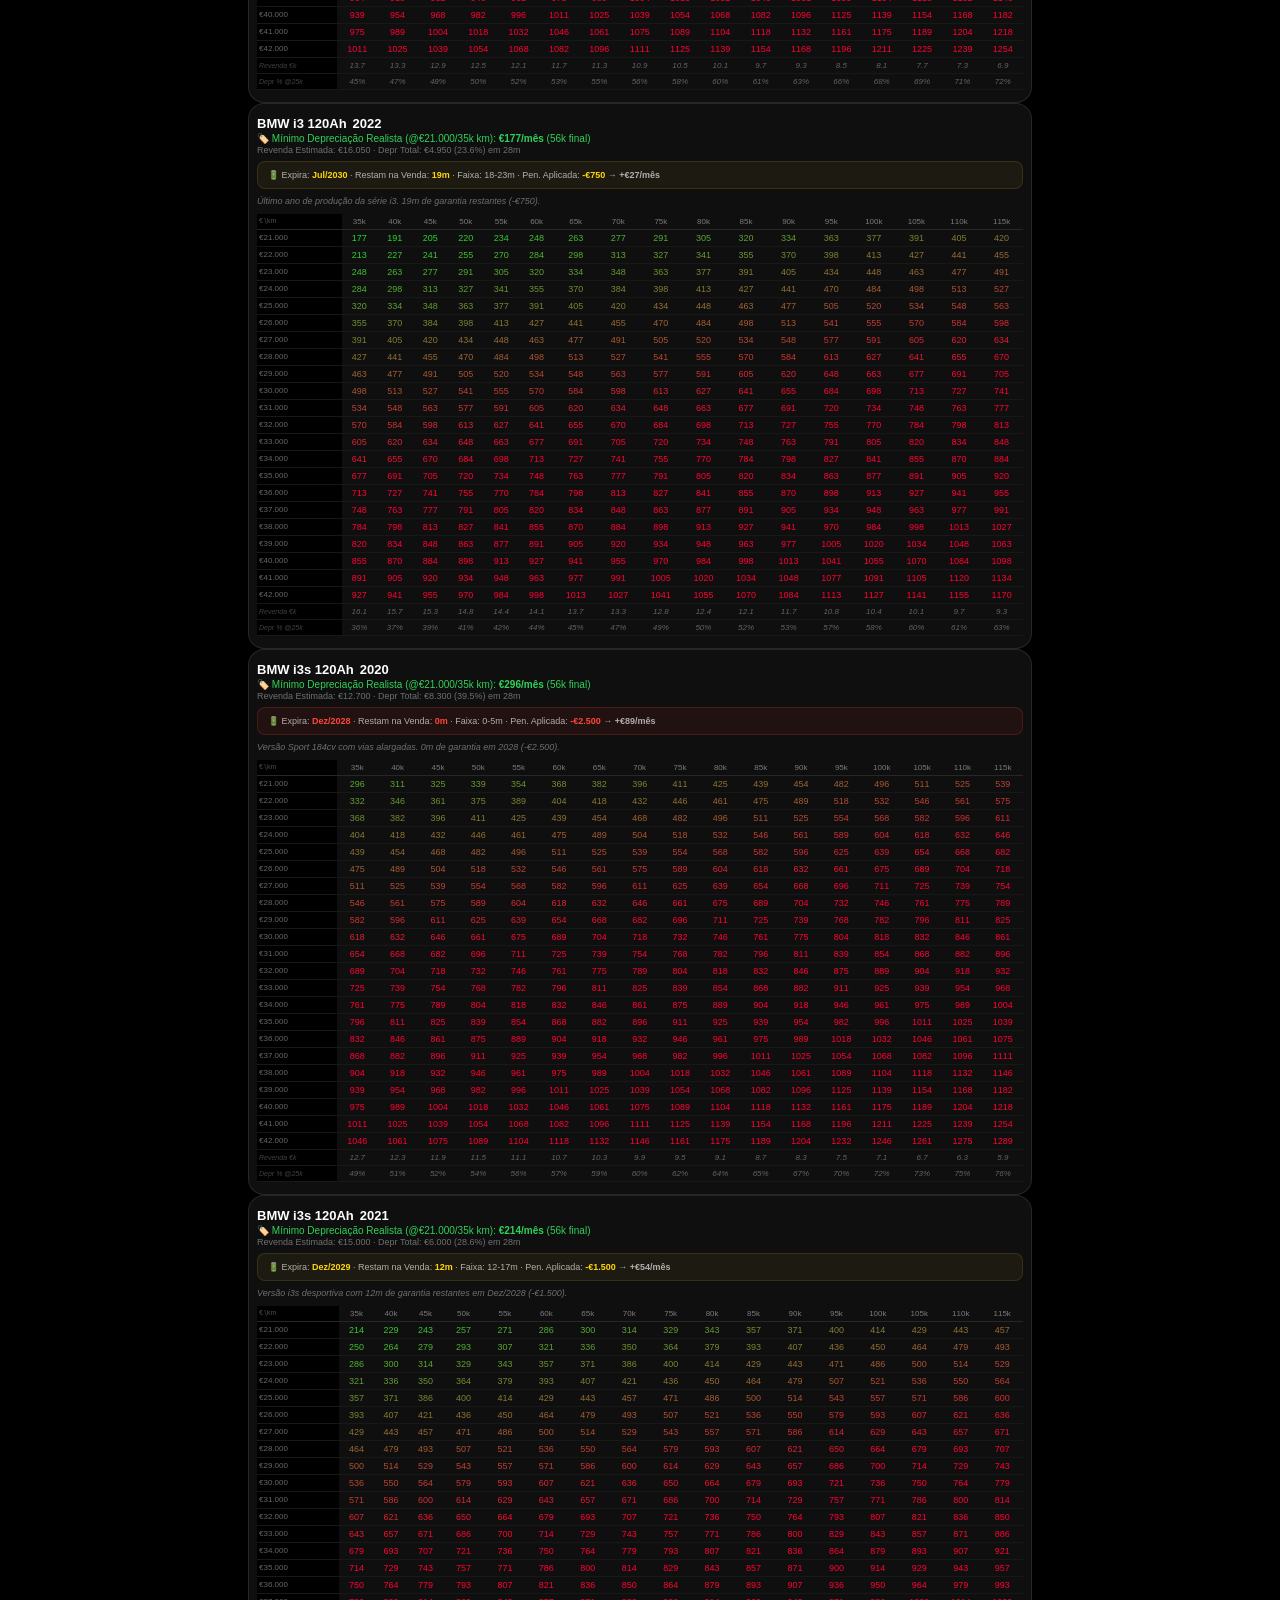
<file: matrizes-km-granular-v3.html>
<!DOCTYPE html>
<html lang="pt">
<head>
<meta charset="UTF-8">
<meta name="viewport" content="width=device-width,initial-scale=1">
<title>Matrizes Depreciação v3 (2021-2024)</title>
<link rel="stylesheet" href="styles.css">
<style>
/* Page-specific: granular card layout */
:root { --bg: #000; }
body { background: #000; padding: 12px; gap: 14px; }
h1 { font-size: 18px; font-weight: 700; opacity: .9; margin-top: 6px;
  background: none; -webkit-text-fill-color: #fff; }
.sub { font-size: 10px; color: rgba(255,255,255,.35); text-align: center; }

.filter-container { display: flex; flex-direction: column; gap: 8px; width: 100%; max-width: 900px;
  background: rgba(255,255,255,.04); border: 1px solid rgba(255,255,255,.08);
  border-radius: 14px; padding: 10px 14px; }
.filter-row { display: flex; align-items: center; gap: 8px; flex-wrap: wrap; }
.filter-label { font-size: 10px; color: rgba(255,255,255,.4); font-weight: 600;
  min-width: 90px; text-transform: uppercase; letter-spacing: .5px; }
.filter-btn { font-size: 10px; padding: 4px 10px; }
.filter-btn.active { box-shadow: 0 0 10px rgba(48,209,88,.3); }

.card { background: rgba(255,255,255,.06); backdrop-filter: blur(24px);
  border: 1px solid rgba(255,255,255,.1); border-radius: 16px;
  padding: 12px 8px; width: 100%; max-width: 100%; overflow-x: auto; }
h2 { font-size: 13px; font-weight: 600; display: flex; align-items: center;
  gap: 6px; margin-bottom: 2px; white-space: nowrap; }
.best { font-size: 10px; color: #30d158; margin: 2px 0 1px; }
.bdet { font-size: 9px; color: rgba(255,255,255,.4); margin: 0 0 6px; }
table { font-size: 9px; min-width: 640px; }
th { color: rgba(255,255,255,.45); padding: 3px 2px; font-size: 8px; font-weight: 500; }
th:first-child { text-align: left; color: rgba(255,255,255,.3); min-width: 42px;
  font-size: 7px; position: sticky; left: 0; background: #000; z-index: 1; }
td { padding: 3px 2px; font-size: 9px; font-weight: 500; }
td:first-child { color: rgba(255,255,255,.4); font-weight: 500; text-align: left;
  font-size: 8px; white-space: nowrap; position: sticky; left: 0; background: #000; z-index: 1; }
.rrow td { border-top: 1px solid rgba(255,255,255,.12); color: rgba(255,255,255,.35);
  font-size: 8px; font-weight: 400; font-style: italic; }
.rrow td:first-child { color: rgba(255,255,255,.25); font-size: 7px; font-style: italic; }
.wbox { border: 1px solid; border-radius: 8px; padding: 6px 10px;
  margin: 4px 0 6px; font-size: 9px; color: rgba(255,255,255,.65); line-height: 1.6; }
.wbox b { font-weight: 600; }
.summ { font-size: 9px; color: rgba(255,255,255,.4); margin: 2px 0 6px;
  font-style: italic; line-height: 1.4; }
.nota { font-size: 9px; color: rgba(255,255,255,.3); margin-top: 4px; }
.legend { display: flex; gap: 8px; flex-wrap: wrap; justify-content: center;
  font-size: 8px; color: rgba(255,255,255,.35); margin: 2px 0; }
.d { width: 6px; height: 6px; border-radius: 50%; display: inline-block;
  vertical-align: middle; margin-right: 1px; }
footer { font-size: 8px; color: rgba(255,255,255,.15); padding: 8px 0 4px; }
.rank { display: flex; gap: 6px; flex-wrap: wrap; justify-content: center;
  margin: 6px 0 0; padding: 6px 0 0; border-top: 1px solid rgba(255,255,255,.06); }
.ri { background: rgba(255,255,255,.04); border: 1px solid rgba(255,255,255,.06);
  border-radius: 10px; padding: 6px 8px; font-size: 8px; text-align: center; min-width: 75px; }
.rn { font-size: 14px; font-weight: 700; display: block; }
.rv { display: block; margin-top: 1px; font-size: 7px; }
.vb { display: inline-block; font-size: 8px; color: #ffd60a;
  background: rgba(255,215,0,.08); border: 1px solid rgba(255,215,0,.15);
  border-radius: 4px; padding: 1px 5px; margin-left: 6px; vertical-align: middle; }
</style>
</head>
<body>

<h1>&#9889; Depreciação Mensal <span class="vb">v3 (2021 - 2024)</span></h1>
<div class="sub">28 meses &middot; 750 km/mês &middot; Ago/2026 &rarr; Dez/2028 &middot; Porto &middot; 18 Modelos/Anos</div>

<div class="filter-container">
    <div class="filter-row">
        <span class="filter-label">Ano Fabrico:</span>
        <button class="filter-btn active" onclick="setYear('all', this)">Todos (2021-2024)</button>
        <button class="filter-btn" onclick="setYear(2021, this)">2021</button>
        <button class="filter-btn" onclick="setYear(2022, this)">2022</button>
        <button class="filter-btn" onclick="setYear(2023, this)">2023</button>
        <button class="filter-btn" onclick="setYear(2024, this)">2024</button>
    </div>
    <div class="filter-row">
        <span class="filter-label">Modelo:</span>
        <button class="filter-btn active" onclick="setModel('all', this)">Todos</button>
        <button class="filter-btn" onclick="setModel('tesla', this)">Tesla M3 LFP</button>
        <button class="filter-btn" onclick="setModel('tesla_lr', this)">Tesla M3 LR</button>
        <button class="filter-btn" onclick="setModel('ioniq5_58', this)">IONIQ 5 58k</button>
        <button class="filter-btn" onclick="setModel('ioniq5', this)">IONIQ 5 LR</button>
        <button class="filter-btn" onclick="setModel('megane', this)">Megane E-Tech</button>
    </div>
</div>

<div class="legend" id="legend"></div>
<div id="app"></div>

<footer>
  <a href="index.html" class="nav-link" style="margin-right:10px">&larr; Portal</a>
  Consenso: tetoBot + Subagentes &middot; Jul/2026 &middot; v4.0 (18 Variantes)
</footer>

<script src="engine.js"></script>
<script>
(function(){
'use strict';
var E = CarEngine;
var M = E.M, KPM = E.KPM, TKM = E.TKM, LFPR = E.LFPR;
var KM = E.KM, PR = E.PR, MN = E.MN, CARS = E.CARS;
var wMonths = E.wMonths, wPenalty = E.wPenalty;
var aResale = E.aResale, moVal = E.moVal, col = E.col;
var fmt = E.fmt, wExpiry = E.wExpiry, wLabel = E.wLabel;

var currentYear = 'all';
var currentModel = 'all';

window.setYear = function(year, btn) {
    currentYear = year;
    updateButtons(btn);
    renderApp();
};

window.setModel = function(model, btn) {
    currentModel = model;
    updateButtons(btn);
    renderApp();
};

function updateButtons(clickedBtn) {
    var parent = clickedBtn.parentElement;
    var btns = parent.querySelectorAll('.filter-btn');
    btns.forEach(function(b){ b.classList.remove('active'); });
    clickedBtn.classList.add('active');
}

function filterCars() {
    return CARS.filter(function(c) {
        var matchYear = (currentYear === 'all' || c.y == currentYear);
        var matchModel = (currentModel === 'all' || c.brand === currentModel);
        return matchYear && matchModel;
    });
}

function renderLegend() {
    var el = document.getElementById('legend');
    var steps = [100, 200, 300, 400, 500, 600, 700];
    var h = '';
    for (var i = 0; i < steps.length; i++) {
        h += '<span><span class="d" style="background:' + col(steps[i]) + '"></span>\u20AC' + steps[i] + '</span>';
    }
    el.innerHTML = h;
}

function renderCard(c) {
    var pen = wPenalty(c);
    var wm = wMonths(c);
    var we = wExpiry(c);
    var wl = wLabel(c);
    var mpen = Math.round(pen / M);

    var bM = Infinity, bK = 0, bP = 0;
    for (var pi = 0; pi < PR.length; pi++) {
        var p = PR[pi];
        for (var ki = 0; ki < KM.length; ki++) {
            var r = aResale(c, KM[ki]);
            var m = moVal(p, r);
            if (m !== null && m < bM) { bM = m; bK = KM[ki]; bP = p; }
        }
    }

    var bR = (bP > 0) ? aResale(c, bK) : 0;
    var bD = bP - bR;
    var bPct = (bP > 0) ? (bD / bP * 100).toFixed(1) : 0;
    var bF = bK + TKM / 1000;

    var wc = pen >= 2000 ? '#ff453a' : pen >= 750 ? '#ffd60a' : '#30d158';
    var wb = pen >= 2000 ? 'rgba(255,69,58,.08)' : pen >= 750 ? 'rgba(255,200,50,.06)' : 'rgba(48,209,88,.06)';
    var wbb = pen >= 2000 ? 'rgba(255,69,58,.18)' : pen >= 750 ? 'rgba(255,200,50,.12)' : 'rgba(48,209,88,.15)';

    var h = '<div class="card">';
    h += '<h2>' + c.n + ' <span class="tag">' + c.y + '</span></h2>';
    if (bM !== Infinity) {
        h += '<div class="best">\uD83C\uDFF7\uFE0F M\u00EDnimo Deprecia\u00E7\u00E3o Realista (@' + fmt(bP) + '/' + bK + 'k km): <b>\u20AC' + bM + '/m\u00EAs</b> (' + bF + 'k final)</div>';
        h += '<div class="bdet">Revenda Estimada: ' + fmt(bR) + ' \u00B7 Depr Total: ' + fmt(bD) + ' (' + bPct + '%) em ' + M + 'm</div>';
    } else {
        h += '<div class="best" style="color:var(--text-muted)">Preço de compra necessário acima de €35.000</div>';
    }

    h += '<div class="wbox" style="background:' + wb + ';border-color:' + wbb + '">';
    h += '\uD83D\uDD0B Expira: <b style="color:' + wc + '">' + we + '</b>';
    h += ' \u00B7 Restam na Venda: <b style="color:' + wc + '">' + wm + 'm</b>';
    h += ' \u00B7 Faixa: ' + wl;
    h += ' \u00B7 Pen. Aplicada: <b style="color:' + wc + '">-' + fmt(pen) + '</b>';
    if (c.lfp && pen > 0) h += ' <span class="lfp">(LFP \u00D7' + LFPR + ')</span>';
    h += ' \u2192 <b>+\u20AC' + mpen + '/m\u00EAs</b></div>';

    h += '<div class="summ">' + (c.s || '') + '</div>';

    h += '<table><tr><th>\u20AC\u2216km</th>';
    for (var i = 0; i < KM.length; i++) h += '<th>' + KM[i] + 'k</th>';
    h += '</tr>';

    for (var pi = 0; pi < PR.length; pi++) {
        var p = PR[pi];
        h += '<tr><td>' + fmt(p) + '</td>';
        for (var ki = 0; ki < KM.length; ki++) {
            var r = aResale(c, KM[ki]);
            var m = moVal(p, r);
            if (m !== null) {
                h += '<td style="color:' + col(m) + '">' + m + '</td>';
            } else {
                h += '<td style="color:rgba(255,255,255,.2);font-style:italic">&mdash;</td>';
            }
        }
        h += '</tr>';
    }

    h += '<tr class="rrow"><td>Revenda \u20ACk</td>';
    for (var ki = 0; ki < KM.length; ki++) {
        var r = aResale(c, KM[ki]);
        h += '<td>' + (r / 1000).toFixed(1) + '</td>';
    }
    h += '</tr>';

    h += '<tr class="rrow"><td>Depr % @25k</td>';
    for (var ki = 0; ki < KM.length; ki++) {
        var r = aResale(c, KM[ki]);
        if (25000 > r) {
            var pct = ((25000 - r) / 25000 * 100).toFixed(0);
            h += '<td>' + pct + '%</td>';
        } else {
            h += '<td>&mdash;</td>';
        }
    }
    h += '</tr>';

    h += '</table></div>';
    return h;
}

function renderRanking(list) {
    var REALISTIC_BUY_PRICE = E.REALISTIC_PRICES;
    var results = [];
    for (var ci = 0; ci < list.length; ci++) {
        var c = list[ci];
        var buyPrice = (c.brand === 'tesla_lr' ? (c.y === 2024 ? 37000 : REALISTIC_BUY_PRICE[c.y] + 3000) : REALISTIC_BUY_PRICE[c.y]);
        var bM = Infinity, bK = 0;
        for (var ki = 0; ki < KM.length; ki++) {
            var r = aResale(c, KM[ki]);
            var m = moVal(buyPrice, r);
            if (m !== null && m < bM) { bM = m; bK = KM[ki]; }
        }
        results.push({c: c, bM: bM, bK: bK, p: buyPrice});
    }
    results.sort(function(a, b) { return a.bM - b.bM; });

    var rc = ['#ffd60a', '#e0e0e0', '#cd7f32', 'rgba(255,255,255,.5)'];

    var h = '<div class="card"><h2>\uD83C\uDFF7\uFE0F Ranking Sweet Spots <span class="tag">Preços Realistas por Ano</span></h2><div class="rank">';
    for (var i = 0; i < Math.min(results.length, 6); i++) {
        var r = results[i];
        var color = i < 3 ? rc[i] : rc[3];
        h += '<div class="ri">';
        h += '<span class="rn" style="color:' + color + '">' + (i + 1) + '</span>';
        h += '<span style="color:#fff;font-weight:600;font-size:10px">\u20AC' + r.bM + '/m\u00EAs</span>';
        h += '<span class="rv" style="color:rgba(255,255,255,.4)">\u20AC' + (r.p / 1000).toFixed(0) + 'k/' + r.bK + 'k km</span>';
        h += '<span class="rv" style="color:rgba(255,255,255,.3)">' + r.c.n + ' (' + r.c.y + ')</span>';
        h += '</div>';
    }
    h += '</div></div>';
    return h;
}

function renderApp() {
    var filtered = filterCars();
    var html = '';
    if (filtered.length === 0) {
        html = '<div style="color:rgba(255,255,255,.5);padding:20px;text-align:center">Nenhum veículo encontrado para os filtros selecionados.</div>';
    } else {
        html += renderRanking(filtered);
        for (var i = 0; i < filtered.length; i++) {
            html += renderCard(filtered[i]);
        }
    }
    document.getElementById('app').innerHTML = html;
}

renderLegend();
renderApp();

})();
</script>
</body>
</html>
</file>
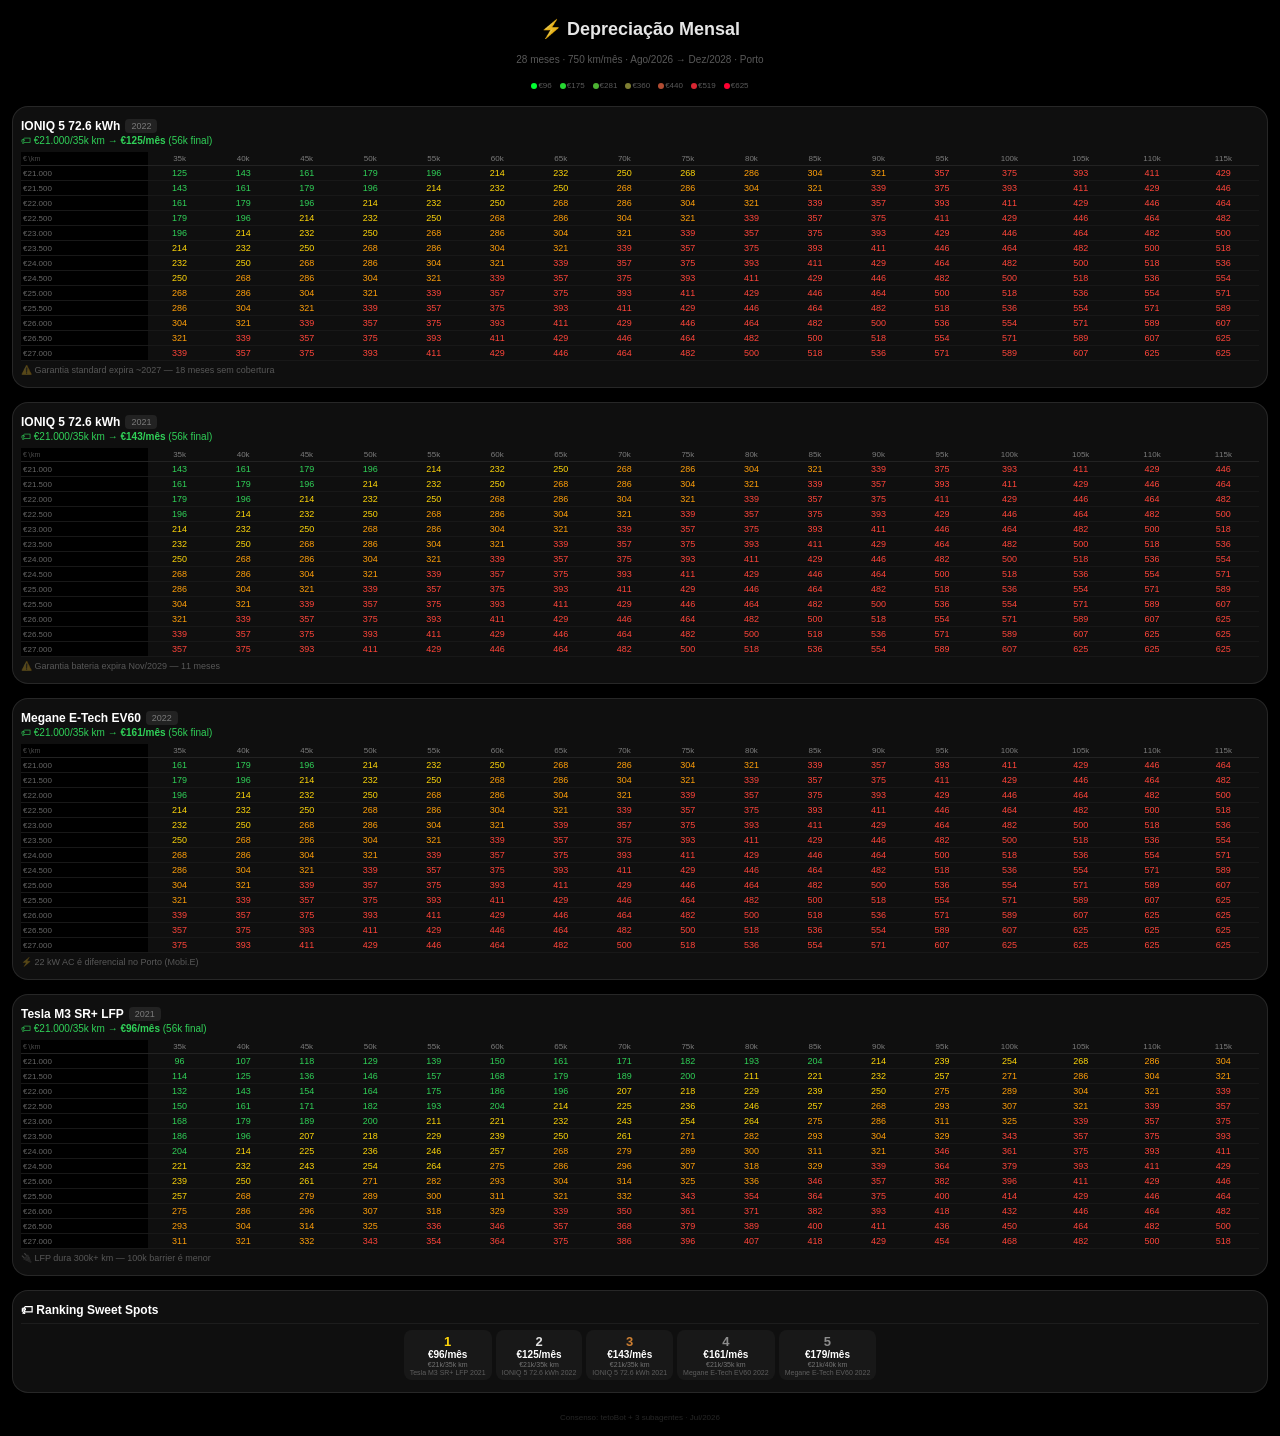
<file: matrizes-km-granular.html>
<!DOCTYPE html>
<html lang="pt">
<head>
<meta charset="UTF-8">
<meta name="viewport" content="width=device-width,initial-scale=1">
<title>Matrizes Depreciação</title>
<style>
*{margin:0;padding:0;box-sizing:border-box}
body{background:#000;font-family:-apple-system,BlinkMacSystemFont,"Segoe UI",sans-serif;padding:12px;color:#fff;display:flex;flex-direction:column;align-items:center;gap:14px}
h1{font-size:18px;font-weight:700;text-align:center;opacity:.9;margin-top:6px}
.sub{font-size:10px;color:rgba(255,255,255,.35);text-align:center}
.card{background:rgba(255,255,255,.06);backdrop-filter:blur(24px);-webkit-backdrop-filter:blur(24px);border:1px solid rgba(255,255,255,.1);border-radius:16px;padding:12px 8px;width:100%;max-width:100%;overflow-x:auto}
h2{font-size:12px;font-weight:600;display:flex;align-items:center;gap:5px;margin-bottom:2px;white-space:nowrap}
.tag{font-size:9px;color:rgba(255,255,255,.4);background:rgba(255,255,255,.08);padding:2px 6px;border-radius:4px;font-weight:400}
.best{font-size:10px;color:#30d158;margin:2px 0 6px}
table{width:100%;border-collapse:collapse;font-size:9px;min-width:620px}
th{color:rgba(255,255,255,.45);padding:2px 2px;border-bottom:1px solid rgba(255,255,255,.08);text-align:center;font-size:8px;font-weight:500}
th:first-child{text-align:left;color:rgba(255,255,255,.3);min-width:38px;font-size:7px;position:sticky;left:0;background:#000;z-index:1}
td{padding:2px 2px;text-align:center;border-bottom:1px solid rgba(255,255,255,.04);font-size:9px;font-weight:500}
td:first-child{color:rgba(255,255,255,.4);font-weight:500;text-align:left;font-size:8px;white-space:nowrap;position:sticky;left:0;background:#000;z-index:1}
.v1{color:#30d158}
.v2{color:#ffd60a}
.v3{color:#ff9f0a}
.v4{color:#ff453a}
.nota{font-size:9px;color:rgba(255,255,255,.3);margin-top:4px}
.legend{display:flex;gap:8px;flex-wrap:wrap;justify-content:center;font-size:8px;color:rgba(255,255,255,.35);margin:2px 0}
.d{width:6px;height:6px;border-radius:50%;display:inline-block;vertical-align:middle;margin-right:1px}
footer{font-size:8px;color:rgba(255,255,255,.15);text-align:center;padding:6px 0 2px}
.rank{display:flex;gap:4px;flex-wrap:wrap;justify-content:center;margin:6px 0 0;padding:6px 0 0;border-top:1px solid rgba(255,255,255,.06)}
.ri{background:rgba(255,255,255,.04);border-radius:8px;padding:4px 6px;font-size:8px;text-align:center;min-width:60px}
.rn{font-size:13px;font-weight:700;display:block}
.rv{display:block;margin-top:1px;font-size:7px}
</style>
</head>
<body>
<h1>&#9889; Deprecia&ccedil;&atilde;o Mensal</h1>
<div class=sub>28 meses &middot; 750 km/m&ecirc;s &middot; Ago/2026 &rarr; Dez/2028 &middot; Porto</div>
<div class=legend>
<span><span class=d style="background:rgb(0,255,50)"></span>&euro;96</span>
<span><span class=d style="background:rgb(38,216,50)"></span>&euro;175</span>
<span><span class=d style="background:rgb(76,178,50)"></span>&euro;281</span>
<span><span class=d style="background:rgb(127,127,50)"></span>&euro;360</span>
<span><span class=d style="background:rgb(178,76,50)"></span>&euro;440</span>
<span><span class=d style="background:rgb(216,38,50)"></span>&euro;519</span>
<span><span class=d style="background:rgb(255,0,50)"></span>&euro;625</span>
</div>

<div class=card>
<h2>IONIQ 5 72.6 kWh <span class=tag>2022</span></h2>
<div class=best>&#127991; &euro;21.000/35k km &rarr; <strong>&euro;125/m&ecirc;s</strong> (56k final)</div>
<table>
<tr><th>&euro;&#8726;km</th><th>35k</th><th>40k</th><th>45k</th><th>50k</th><th>55k</th><th>60k</th><th>65k</th><th>70k</th><th>75k</th><th>80k</th><th>85k</th><th>90k</th><th>95k</th><th>100k</th><th>105k</th><th>110k</th><th>115k</th></tr>
<tr><td>&euro;21.000</td><td class=v1>125</td><td class=v1>143</td><td class=v1>161</td><td class=v1>179</td><td class=v1>196</td><td class=v2>214</td><td class=v2>232</td><td class=v2>250</td><td class=v2>268</td><td class=v3>286</td><td class=v3>304</td><td class=v3>321</td><td class=v4>357</td><td class=v4>375</td><td class=v4>393</td><td class=v4>411</td><td class=v4>429</td></tr>
<tr><td>&euro;21.500</td><td class=v1>143</td><td class=v1>161</td><td class=v1>179</td><td class=v1>196</td><td class=v2>214</td><td class=v2>232</td><td class=v2>250</td><td class=v3>268</td><td class=v3>286</td><td class=v3>304</td><td class=v3>321</td><td class=v4>339</td><td class=v4>375</td><td class=v4>393</td><td class=v4>411</td><td class=v4>429</td><td class=v4>446</td></tr>
<tr><td>&euro;22.000</td><td class=v1>161</td><td class=v1>179</td><td class=v1>196</td><td class=v2>214</td><td class=v2>232</td><td class=v2>250</td><td class=v3>268</td><td class=v3>286</td><td class=v3>304</td><td class=v3>321</td><td class=v4>339</td><td class=v4>357</td><td class=v4>393</td><td class=v4>411</td><td class=v4>429</td><td class=v4>446</td><td class=v4>464</td></tr>
<tr><td>&euro;22.500</td><td class=v1>179</td><td class=v1>196</td><td class=v2>214</td><td class=v2>232</td><td class=v2>250</td><td class=v3>268</td><td class=v3>286</td><td class=v3>304</td><td class=v3>321</td><td class=v4>339</td><td class=v4>357</td><td class=v4>375</td><td class=v4>411</td><td class=v4>429</td><td class=v4>446</td><td class=v4>464</td><td class=v4>482</td></tr>
<tr><td>&euro;23.000</td><td class=v1>196</td><td class=v2>214</td><td class=v2>232</td><td class=v2>250</td><td class=v3>268</td><td class=v3>286</td><td class=v3>304</td><td class=v3>321</td><td class=v4>339</td><td class=v4>357</td><td class=v4>375</td><td class=v4>393</td><td class=v4>429</td><td class=v4>446</td><td class=v4>464</td><td class=v4>482</td><td class=v4>500</td></tr>
<tr><td>&euro;23.500</td><td class=v2>214</td><td class=v2>232</td><td class=v2>250</td><td class=v3>268</td><td class=v3>286</td><td class=v3>304</td><td class=v3>321</td><td class=v4>339</td><td class=v4>357</td><td class=v4>375</td><td class=v4>393</td><td class=v4>411</td><td class=v4>446</td><td class=v4>464</td><td class=v4>482</td><td class=v4>500</td><td class=v4>518</td></tr>
<tr><td>&euro;24.000</td><td class=v2>232</td><td class=v2>250</td><td class=v3>268</td><td class=v3>286</td><td class=v3>304</td><td class=v3>321</td><td class=v4>339</td><td class=v4>357</td><td class=v4>375</td><td class=v4>393</td><td class=v4>411</td><td class=v4>429</td><td class=v4>464</td><td class=v4>482</td><td class=v4>500</td><td class=v4>518</td><td class=v4>536</td></tr>
<tr><td>&euro;24.500</td><td class=v2>250</td><td class=v3>268</td><td class=v3>286</td><td class=v3>304</td><td class=v3>321</td><td class=v4>339</td><td class=v4>357</td><td class=v4>375</td><td class=v4>393</td><td class=v4>411</td><td class=v4>429</td><td class=v4>446</td><td class=v4>482</td><td class=v4>500</td><td class=v4>518</td><td class=v4>536</td><td class=v4>554</td></tr>
<tr><td>&euro;25.000</td><td class=v3>268</td><td class=v3>286</td><td class=v3>304</td><td class=v3>321</td><td class=v4>339</td><td class=v4>357</td><td class=v4>375</td><td class=v4>393</td><td class=v4>411</td><td class=v4>429</td><td class=v4>446</td><td class=v4>464</td><td class=v4>500</td><td class=v4>518</td><td class=v4>536</td><td class=v4>554</td><td class=v4>571</td></tr>
<tr><td>&euro;25.500</td><td class=v3>286</td><td class=v3>304</td><td class=v3>321</td><td class=v4>339</td><td class=v4>357</td><td class=v4>375</td><td class=v4>393</td><td class=v4>411</td><td class=v4>429</td><td class=v4>446</td><td class=v4>464</td><td class=v4>482</td><td class=v4>518</td><td class=v4>536</td><td class=v4>554</td><td class=v4>571</td><td class=v4>589</td></tr>
<tr><td>&euro;26.000</td><td class=v3>304</td><td class=v3>321</td><td class=v4>339</td><td class=v4>357</td><td class=v4>375</td><td class=v4>393</td><td class=v4>411</td><td class=v4>429</td><td class=v4>446</td><td class=v4>464</td><td class=v4>482</td><td class=v4>500</td><td class=v4>536</td><td class=v4>554</td><td class=v4>571</td><td class=v4>589</td><td class=v4>607</td></tr>
<tr><td>&euro;26.500</td><td class=v3>321</td><td class=v4>339</td><td class=v4>357</td><td class=v4>375</td><td class=v4>393</td><td class=v4>411</td><td class=v4>429</td><td class=v4>446</td><td class=v4>464</td><td class=v4>482</td><td class=v4>500</td><td class=v4>518</td><td class=v4>554</td><td class=v4>571</td><td class=v4>589</td><td class=v4>607</td><td class=v4>625</td></tr>
<tr><td>&euro;27.000</td><td class=v4>339</td><td class=v4>357</td><td class=v4>375</td><td class=v4>393</td><td class=v4>411</td><td class=v4>429</td><td class=v4>446</td><td class=v4>464</td><td class=v4>482</td><td class=v4>500</td><td class=v4>518</td><td class=v4>536</td><td class=v4>571</td><td class=v4>589</td><td class=v4>607</td><td class=v4>625</td><td class=v4>625</td></tr>
</table>
<div class=nota>&#9888;&#65039; Garantia standard expira ~2027 — 18 meses sem cobertura</div>
</div>

<div class=card>
<h2>IONIQ 5 72.6 kWh <span class=tag>2021</span></h2>
<div class=best>&#127991; &euro;21.000/35k km &rarr; <strong>&euro;143/m&ecirc;s</strong> (56k final)</div>
<table>
<tr><th>&euro;&#8726;km</th><th>35k</th><th>40k</th><th>45k</th><th>50k</th><th>55k</th><th>60k</th><th>65k</th><th>70k</th><th>75k</th><th>80k</th><th>85k</th><th>90k</th><th>95k</th><th>100k</th><th>105k</th><th>110k</th><th>115k</th></tr>
<tr><td>&euro;21.000</td><td class=v1>143</td><td class=v1>161</td><td class=v1>179</td><td class=v1>196</td><td class=v2>214</td><td class=v2>232</td><td class=v2>250</td><td class=v3>268</td><td class=v3>286</td><td class=v3>304</td><td class=v3>321</td><td class=v4>339</td><td class=v4>375</td><td class=v4>393</td><td class=v4>411</td><td class=v4>429</td><td class=v4>446</td></tr>
<tr><td>&euro;21.500</td><td class=v1>161</td><td class=v1>179</td><td class=v1>196</td><td class=v2>214</td><td class=v2>232</td><td class=v2>250</td><td class=v3>268</td><td class=v3>286</td><td class=v3>304</td><td class=v3>321</td><td class=v4>339</td><td class=v4>357</td><td class=v4>393</td><td class=v4>411</td><td class=v4>429</td><td class=v4>446</td><td class=v4>464</td></tr>
<tr><td>&euro;22.000</td><td class=v1>179</td><td class=v1>196</td><td class=v2>214</td><td class=v2>232</td><td class=v2>250</td><td class=v3>268</td><td class=v3>286</td><td class=v3>304</td><td class=v3>321</td><td class=v4>339</td><td class=v4>357</td><td class=v4>375</td><td class=v4>411</td><td class=v4>429</td><td class=v4>446</td><td class=v4>464</td><td class=v4>482</td></tr>
<tr><td>&euro;22.500</td><td class=v1>196</td><td class=v2>214</td><td class=v2>232</td><td class=v2>250</td><td class=v3>268</td><td class=v3>286</td><td class=v3>304</td><td class=v3>321</td><td class=v4>339</td><td class=v4>357</td><td class=v4>375</td><td class=v4>393</td><td class=v4>429</td><td class=v4>446</td><td class=v4>464</td><td class=v4>482</td><td class=v4>500</td></tr>
<tr><td>&euro;23.000</td><td class=v2>214</td><td class=v2>232</td><td class=v2>250</td><td class=v3>268</td><td class=v3>286</td><td class=v3>304</td><td class=v3>321</td><td class=v4>339</td><td class=v4>357</td><td class=v4>375</td><td class=v4>393</td><td class=v4>411</td><td class=v4>446</td><td class=v4>464</td><td class=v4>482</td><td class=v4>500</td><td class=v4>518</td></tr>
<tr><td>&euro;23.500</td><td class=v2>232</td><td class=v2>250</td><td class=v3>268</td><td class=v3>286</td><td class=v3>304</td><td class=v3>321</td><td class=v4>339</td><td class=v4>357</td><td class=v4>375</td><td class=v4>393</td><td class=v4>411</td><td class=v4>429</td><td class=v4>464</td><td class=v4>482</td><td class=v4>500</td><td class=v4>518</td><td class=v4>536</td></tr>
<tr><td>&euro;24.000</td><td class=v2>250</td><td class=v3>268</td><td class=v3>286</td><td class=v3>304</td><td class=v3>321</td><td class=v4>339</td><td class=v4>357</td><td class=v4>375</td><td class=v4>393</td><td class=v4>411</td><td class=v4>429</td><td class=v4>446</td><td class=v4>482</td><td class=v4>500</td><td class=v4>518</td><td class=v4>536</td><td class=v4>554</td></tr>
<tr><td>&euro;24.500</td><td class=v3>268</td><td class=v3>286</td><td class=v3>304</td><td class=v3>321</td><td class=v4>339</td><td class=v4>357</td><td class=v4>375</td><td class=v4>393</td><td class=v4>411</td><td class=v4>429</td><td class=v4>446</td><td class=v4>464</td><td class=v4>500</td><td class=v4>518</td><td class=v4>536</td><td class=v4>554</td><td class=v4>571</td></tr>
<tr><td>&euro;25.000</td><td class=v3>286</td><td class=v3>304</td><td class=v3>321</td><td class=v4>339</td><td class=v4>357</td><td class=v4>375</td><td class=v4>393</td><td class=v4>411</td><td class=v4>429</td><td class=v4>446</td><td class=v4>464</td><td class=v4>482</td><td class=v4>518</td><td class=v4>536</td><td class=v4>554</td><td class=v4>571</td><td class=v4>589</td></tr>
<tr><td>&euro;25.500</td><td class=v3>304</td><td class=v3>321</td><td class=v4>339</td><td class=v4>357</td><td class=v4>375</td><td class=v4>393</td><td class=v4>411</td><td class=v4>429</td><td class=v4>446</td><td class=v4>464</td><td class=v4>482</td><td class=v4>500</td><td class=v4>536</td><td class=v4>554</td><td class=v4>571</td><td class=v4>589</td><td class=v4>607</td></tr>
<tr><td>&euro;26.000</td><td class=v3>321</td><td class=v4>339</td><td class=v4>357</td><td class=v4>375</td><td class=v4>393</td><td class=v4>411</td><td class=v4>429</td><td class=v4>446</td><td class=v4>464</td><td class=v4>482</td><td class=v4>500</td><td class=v4>518</td><td class=v4>554</td><td class=v4>571</td><td class=v4>589</td><td class=v4>607</td><td class=v4>625</td></tr>
<tr><td>&euro;26.500</td><td class=v4>339</td><td class=v4>357</td><td class=v4>375</td><td class=v4>393</td><td class=v4>411</td><td class=v4>429</td><td class=v4>446</td><td class=v4>464</td><td class=v4>482</td><td class=v4>500</td><td class=v4>518</td><td class=v4>536</td><td class=v4>571</td><td class=v4>589</td><td class=v4>607</td><td class=v4>625</td><td class=v4>625</td></tr>
<tr><td>&euro;27.000</td><td class=v4>357</td><td class=v4>375</td><td class=v4>393</td><td class=v4>411</td><td class=v4>429</td><td class=v4>446</td><td class=v4>464</td><td class=v4>482</td><td class=v4>500</td><td class=v4>518</td><td class=v4>536</td><td class=v4>554</td><td class=v4>589</td><td class=v4>607</td><td class=v4>625</td><td class=v4>625</td><td class=v4>625</td></tr>
</table>
<div class=nota>&#9888;&#65039; Garantia bateria expira Nov/2029 — 11 meses</div>
</div>

<div class=card>
<h2>Megane E-Tech EV60 <span class=tag>2022</span></h2>
<div class=best>&#127991; &euro;21.000/35k km &rarr; <strong>&euro;161/m&ecirc;s</strong> (56k final)</div>
<table>
<tr><th>&euro;&#8726;km</th><th>35k</th><th>40k</th><th>45k</th><th>50k</th><th>55k</th><th>60k</th><th>65k</th><th>70k</th><th>75k</th><th>80k</th><th>85k</th><th>90k</th><th>95k</th><th>100k</th><th>105k</th><th>110k</th><th>115k</th></tr>
<tr><td>&euro;21.000</td><td class=v1>161</td><td class=v1>179</td><td class=v1>196</td><td class=v2>214</td><td class=v2>232</td><td class=v2>250</td><td class=v3>268</td><td class=v3>286</td><td class=v3>304</td><td class=v3>321</td><td class=v4>339</td><td class=v4>357</td><td class=v4>393</td><td class=v4>411</td><td class=v4>429</td><td class=v4>446</td><td class=v4>464</td></tr>
<tr><td>&euro;21.500</td><td class=v1>179</td><td class=v1>196</td><td class=v2>214</td><td class=v2>232</td><td class=v2>250</td><td class=v3>268</td><td class=v3>286</td><td class=v3>304</td><td class=v3>321</td><td class=v4>339</td><td class=v4>357</td><td class=v4>375</td><td class=v4>411</td><td class=v4>429</td><td class=v4>446</td><td class=v4>464</td><td class=v4>482</td></tr>
<tr><td>&euro;22.000</td><td class=v1>196</td><td class=v2>214</td><td class=v2>232</td><td class=v2>250</td><td class=v3>268</td><td class=v3>286</td><td class=v3>304</td><td class=v3>321</td><td class=v4>339</td><td class=v4>357</td><td class=v4>375</td><td class=v4>393</td><td class=v4>429</td><td class=v4>446</td><td class=v4>464</td><td class=v4>482</td><td class=v4>500</td></tr>
<tr><td>&euro;22.500</td><td class=v2>214</td><td class=v2>232</td><td class=v2>250</td><td class=v3>268</td><td class=v3>286</td><td class=v3>304</td><td class=v3>321</td><td class=v4>339</td><td class=v4>357</td><td class=v4>375</td><td class=v4>393</td><td class=v4>411</td><td class=v4>446</td><td class=v4>464</td><td class=v4>482</td><td class=v4>500</td><td class=v4>518</td></tr>
<tr><td>&euro;23.000</td><td class=v2>232</td><td class=v2>250</td><td class=v3>268</td><td class=v3>286</td><td class=v3>304</td><td class=v3>321</td><td class=v4>339</td><td class=v4>357</td><td class=v4>375</td><td class=v4>393</td><td class=v4>411</td><td class=v4>429</td><td class=v4>464</td><td class=v4>482</td><td class=v4>500</td><td class=v4>518</td><td class=v4>536</td></tr>
<tr><td>&euro;23.500</td><td class=v2>250</td><td class=v3>268</td><td class=v3>286</td><td class=v3>304</td><td class=v3>321</td><td class=v4>339</td><td class=v4>357</td><td class=v4>375</td><td class=v4>393</td><td class=v4>411</td><td class=v4>429</td><td class=v4>446</td><td class=v4>482</td><td class=v4>500</td><td class=v4>518</td><td class=v4>536</td><td class=v4>554</td></tr>
<tr><td>&euro;24.000</td><td class=v3>268</td><td class=v3>286</td><td class=v3>304</td><td class=v3>321</td><td class=v4>339</td><td class=v4>357</td><td class=v4>375</td><td class=v4>393</td><td class=v4>411</td><td class=v4>429</td><td class=v4>446</td><td class=v4>464</td><td class=v4>500</td><td class=v4>518</td><td class=v4>536</td><td class=v4>554</td><td class=v4>571</td></tr>
<tr><td>&euro;24.500</td><td class=v3>286</td><td class=v3>304</td><td class=v3>321</td><td class=v4>339</td><td class=v4>357</td><td class=v4>375</td><td class=v4>393</td><td class=v4>411</td><td class=v4>429</td><td class=v4>446</td><td class=v4>464</td><td class=v4>482</td><td class=v4>518</td><td class=v4>536</td><td class=v4>554</td><td class=v4>571</td><td class=v4>589</td></tr>
<tr><td>&euro;25.000</td><td class=v3>304</td><td class=v3>321</td><td class=v4>339</td><td class=v4>357</td><td class=v4>375</td><td class=v4>393</td><td class=v4>411</td><td class=v4>429</td><td class=v4>446</td><td class=v4>464</td><td class=v4>482</td><td class=v4>500</td><td class=v4>536</td><td class=v4>554</td><td class=v4>571</td><td class=v4>589</td><td class=v4>607</td></tr>
<tr><td>&euro;25.500</td><td class=v3>321</td><td class=v4>339</td><td class=v4>357</td><td class=v4>375</td><td class=v4>393</td><td class=v4>411</td><td class=v4>429</td><td class=v4>446</td><td class=v4>464</td><td class=v4>482</td><td class=v4>500</td><td class=v4>518</td><td class=v4>554</td><td class=v4>571</td><td class=v4>589</td><td class=v4>607</td><td class=v4>625</td></tr>
<tr><td>&euro;26.000</td><td class=v4>339</td><td class=v4>357</td><td class=v4>375</td><td class=v4>393</td><td class=v4>411</td><td class=v4>429</td><td class=v4>446</td><td class=v4>464</td><td class=v4>482</td><td class=v4>500</td><td class=v4>518</td><td class=v4>536</td><td class=v4>571</td><td class=v4>589</td><td class=v4>607</td><td class=v4>625</td><td class=v4>625</td></tr>
<tr><td>&euro;26.500</td><td class=v4>357</td><td class=v4>375</td><td class=v4>393</td><td class=v4>411</td><td class=v4>429</td><td class=v4>446</td><td class=v4>464</td><td class=v4>482</td><td class=v4>500</td><td class=v4>518</td><td class=v4>536</td><td class=v4>554</td><td class=v4>589</td><td class=v4>607</td><td class=v4>625</td><td class=v4>625</td><td class=v4>625</td></tr>
<tr><td>&euro;27.000</td><td class=v4>375</td><td class=v4>393</td><td class=v4>411</td><td class=v4>429</td><td class=v4>446</td><td class=v4>464</td><td class=v4>482</td><td class=v4>500</td><td class=v4>518</td><td class=v4>536</td><td class=v4>554</td><td class=v4>571</td><td class=v4>607</td><td class=v4>625</td><td class=v4>625</td><td class=v4>625</td><td class=v4>625</td></tr>
</table>
<div class=nota>&#9889; 22 kW AC &eacute; diferencial no Porto (Mobi.E)</div>
</div>

<div class=card>
<h2>Tesla M3 SR+ LFP <span class=tag>2021</span></h2>
<div class=best>&#127991; &euro;21.000/35k km &rarr; <strong>&euro;96/m&ecirc;s</strong> (56k final)</div>
<table>
<tr><th>&euro;&#8726;km</th><th>35k</th><th>40k</th><th>45k</th><th>50k</th><th>55k</th><th>60k</th><th>65k</th><th>70k</th><th>75k</th><th>80k</th><th>85k</th><th>90k</th><th>95k</th><th>100k</th><th>105k</th><th>110k</th><th>115k</th></tr>
<tr><td>&euro;21.000</td><td class=v1>96</td><td class=v1>107</td><td class=v1>118</td><td class=v1>129</td><td class=v1>139</td><td class=v1>150</td><td class=v1>161</td><td class=v1>171</td><td class=v1>182</td><td class=v1>193</td><td class=v1>204</td><td class=v2>214</td><td class=v2>239</td><td class=v2>254</td><td class=v2>268</td><td class=v3>286</td><td class=v3>304</td></tr>
<tr><td>&euro;21.500</td><td class=v1>114</td><td class=v1>125</td><td class=v1>136</td><td class=v1>146</td><td class=v1>157</td><td class=v1>168</td><td class=v1>179</td><td class=v1>189</td><td class=v1>200</td><td class=v2>211</td><td class=v2>221</td><td class=v2>232</td><td class=v2>257</td><td class=v3>271</td><td class=v3>286</td><td class=v3>304</td><td class=v3>321</td></tr>
<tr><td>&euro;22.000</td><td class=v1>132</td><td class=v1>143</td><td class=v1>154</td><td class=v1>164</td><td class=v1>175</td><td class=v1>186</td><td class=v1>196</td><td class=v2>207</td><td class=v2>218</td><td class=v2>229</td><td class=v2>239</td><td class=v2>250</td><td class=v3>275</td><td class=v3>289</td><td class=v3>304</td><td class=v3>321</td><td class=v4>339</td></tr>
<tr><td>&euro;22.500</td><td class=v1>150</td><td class=v1>161</td><td class=v1>171</td><td class=v1>182</td><td class=v1>193</td><td class=v1>204</td><td class=v2>214</td><td class=v2>225</td><td class=v2>236</td><td class=v2>246</td><td class=v2>257</td><td class=v3>268</td><td class=v3>293</td><td class=v3>307</td><td class=v3>321</td><td class=v4>339</td><td class=v4>357</td></tr>
<tr><td>&euro;23.000</td><td class=v1>168</td><td class=v1>179</td><td class=v1>189</td><td class=v1>200</td><td class=v2>211</td><td class=v2>221</td><td class=v2>232</td><td class=v2>243</td><td class=v2>254</td><td class=v2>264</td><td class=v3>275</td><td class=v3>286</td><td class=v3>311</td><td class=v3>325</td><td class=v4>339</td><td class=v4>357</td><td class=v4>375</td></tr>
<tr><td>&euro;23.500</td><td class=v1>186</td><td class=v1>196</td><td class=v2>207</td><td class=v2>218</td><td class=v2>229</td><td class=v2>239</td><td class=v2>250</td><td class=v2>261</td><td class=v3>271</td><td class=v3>282</td><td class=v3>293</td><td class=v3>304</td><td class=v3>329</td><td class=v4>343</td><td class=v4>357</td><td class=v4>375</td><td class=v4>393</td></tr>
<tr><td>&euro;24.000</td><td class=v1>204</td><td class=v2>214</td><td class=v2>225</td><td class=v2>236</td><td class=v2>246</td><td class=v2>257</td><td class=v3>268</td><td class=v3>279</td><td class=v3>289</td><td class=v3>300</td><td class=v3>311</td><td class=v3>321</td><td class=v4>346</td><td class=v4>361</td><td class=v4>375</td><td class=v4>393</td><td class=v4>411</td></tr>
<tr><td>&euro;24.500</td><td class=v2>221</td><td class=v2>232</td><td class=v2>243</td><td class=v2>254</td><td class=v2>264</td><td class=v3>275</td><td class=v3>286</td><td class=v3>296</td><td class=v3>307</td><td class=v3>318</td><td class=v3>329</td><td class=v4>339</td><td class=v4>364</td><td class=v4>379</td><td class=v4>393</td><td class=v4>411</td><td class=v4>429</td></tr>
<tr><td>&euro;25.000</td><td class=v2>239</td><td class=v2>250</td><td class=v2>261</td><td class=v3>271</td><td class=v3>282</td><td class=v3>293</td><td class=v3>304</td><td class=v3>314</td><td class=v3>325</td><td class=v3>336</td><td class=v4>346</td><td class=v4>357</td><td class=v4>382</td><td class=v4>396</td><td class=v4>411</td><td class=v4>429</td><td class=v4>446</td></tr>
<tr><td>&euro;25.500</td><td class=v2>257</td><td class=v3>268</td><td class=v3>279</td><td class=v3>289</td><td class=v3>300</td><td class=v3>311</td><td class=v3>321</td><td class=v3>332</td><td class=v4>343</td><td class=v4>354</td><td class=v4>364</td><td class=v4>375</td><td class=v4>400</td><td class=v4>414</td><td class=v4>429</td><td class=v4>446</td><td class=v4>464</td></tr>
<tr><td>&euro;26.000</td><td class=v3>275</td><td class=v3>286</td><td class=v3>296</td><td class=v3>307</td><td class=v3>318</td><td class=v3>329</td><td class=v4>339</td><td class=v4>350</td><td class=v4>361</td><td class=v4>371</td><td class=v4>382</td><td class=v4>393</td><td class=v4>418</td><td class=v4>432</td><td class=v4>446</td><td class=v4>464</td><td class=v4>482</td></tr>
<tr><td>&euro;26.500</td><td class=v3>293</td><td class=v3>304</td><td class=v3>314</td><td class=v3>325</td><td class=v4>336</td><td class=v4>346</td><td class=v4>357</td><td class=v4>368</td><td class=v4>379</td><td class=v4>389</td><td class=v4>400</td><td class=v4>411</td><td class=v4>436</td><td class=v4>450</td><td class=v4>464</td><td class=v4>482</td><td class=v4>500</td></tr>
<tr><td>&euro;27.000</td><td class=v3>311</td><td class=v3>321</td><td class=v3>332</td><td class=v4>343</td><td class=v4>354</td><td class=v4>364</td><td class=v4>375</td><td class=v4>386</td><td class=v4>396</td><td class=v4>407</td><td class=v4>418</td><td class=v4>429</td><td class=v4>454</td><td class=v4>468</td><td class=v4>482</td><td class=v4>500</td><td class=v4>518</td></tr>
</table>
<div class=nota>&#128268; LFP dura 300k+ km — 100k barrier &eacute; menor</div>
</div>

<div class=card>
<h2>&#127991; Ranking Sweet Spots</h2>
<div class=rank>
<div class=ri><span class=rn style=color:#ffd60a>1</span><span style="color:#fff;font-weight:600;font-size:10px">&euro;96/m&ecirc;s</span><span class=rv style="color:rgba(255,255,255,.4)">&euro;21k/35k km</span><span class=rv style="color:rgba(255,255,255,.3)">Tesla M3 SR+ LFP 2021</span></div>
<div class=ri><span class=rn style=color:#e0e0e0>2</span><span style="color:#fff;font-weight:600;font-size:10px">&euro;125/m&ecirc;s</span><span class=rv style="color:rgba(255,255,255,.4)">&euro;21k/35k km</span><span class=rv style="color:rgba(255,255,255,.3)">IONIQ 5 72.6 kWh 2022</span></div>
<div class=ri><span class=rn style=color:#cd7f32>3</span><span style="color:#fff;font-weight:600;font-size:10px">&euro;143/m&ecirc;s</span><span class=rv style="color:rgba(255,255,255,.4)">&euro;21k/35k km</span><span class=rv style="color:rgba(255,255,255,.3)">IONIQ 5 72.6 kWh 2021</span></div>
<div class=ri><span class=rn style="color:rgba(255,255,255,.5)">4</span><span style="color:#fff;font-weight:600;font-size:10px">&euro;161/m&ecirc;s</span><span class=rv style="color:rgba(255,255,255,.4)">&euro;21k/35k km</span><span class=rv style="color:rgba(255,255,255,.3)">Megane E-Tech EV60 2022</span></div>
<div class=ri><span class=rn style="color:rgba(255,255,255,.5)">5</span><span style="color:#fff;font-weight:600;font-size:10px">&euro;179/m&ecirc;s</span><span class=rv style="color:rgba(255,255,255,.4)">&euro;21k/40k km</span><span class=rv style="color:rgba(255,255,255,.3)">Megane E-Tech EV60 2022</span></div>
</div>
</div>
<footer>Consenso: tetoBot + 3 subagentes &middot; Jul/2026</footer>
</body>
</html>
</file>
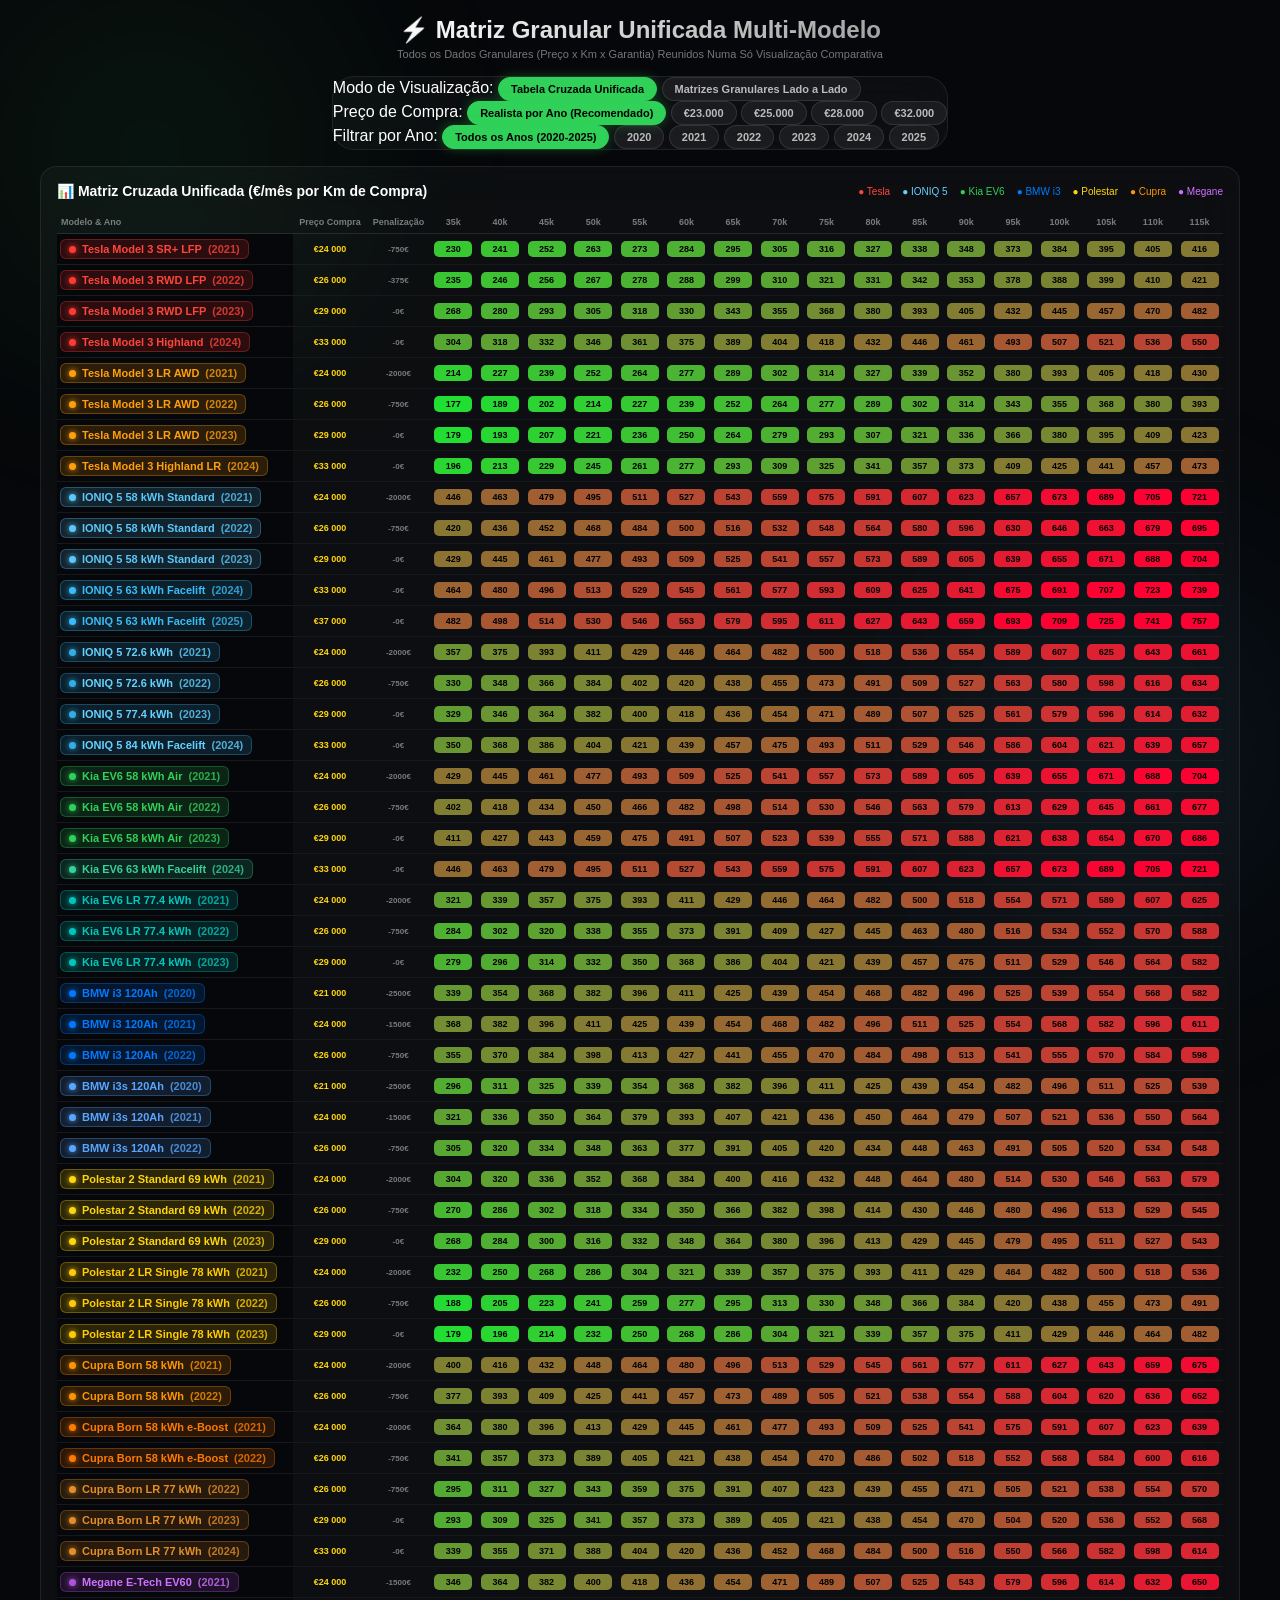
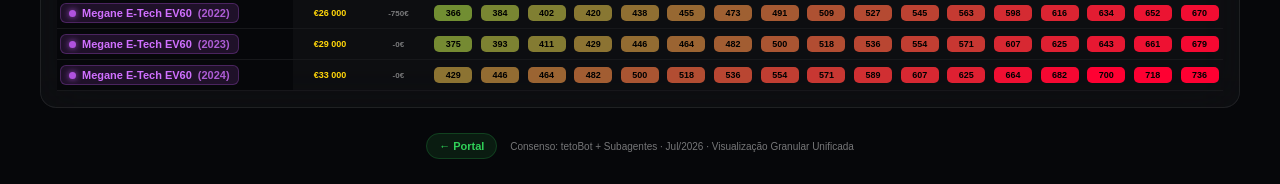
<file: matrizes-unificadas-granulares.html>
<!DOCTYPE html>
<html lang="pt">
<head>
<meta charset="UTF-8">
<meta name="viewport" content="width=device-width,initial-scale=1">
<title>Matriz Granular Unificada — Todos os Elétricos</title>
<link rel="stylesheet" href="styles.css">

<style>
/* Page-specific styles */
header { max-width: 1000px; }
.controls-card { max-width: 1200px; }

/* Split View Grid */
.split-grid {
  display: grid;
  grid-template-columns: repeat(auto-fit, minmax(360px, 1fr));
  gap: 14px;
  width: 100%;
  max-width: 1200px;
}

.split-card {
  background: var(--card-bg);
  border: 1px solid var(--card-border);
  border-radius: 16px;
  padding: 12px;
  display: flex;
  flex-direction: column;
  gap: 8px;
  overflow-x: auto;
}

/* Table Card */
.table-card {
  background: var(--card-bg);
  border: 1px solid var(--card-border);
  backdrop-filter: blur(24px);
  border-radius: 16px;
  padding: 16px;
  width: 100%;
  max-width: 1200px;
  overflow-x: auto;
}

.table-header-box {
  display: flex;
  justify-content: space-between;
  align-items: center;
  margin-bottom: 12px;
  flex-wrap: wrap;
  gap: 10px;
}

.table-title {
  font-size: 14px;
  font-weight: 700;
  display: flex;
  align-items: center;
  gap: 8px;
}

.legend-inline {
  display: flex;
  gap: 12px;
  font-size: 10px;
}

table { min-width: 800px; }

td:first-child {
  text-align: left;
  position: sticky;
  left: 0;
  background: var(--bg);
  z-index: 2;
  white-space: nowrap;
}
</style>
</head>
<body>

<header>
  <h1>&#9889; Matriz Granular Unificada Multi-Modelo</h1>
  <div class="sub">Todos os Dados Granulares (Preço x Km x Garantia) Reunidos Numa Só Visualização Comparativa</div>
</header>

<!-- Painel de Controlo -->
<div class="controls-card">
  <div class="control-row">
    <span class="control-label">Modo de Visualização:</span>
    <button class="btn-pill active" onclick="setViewMode('unified_table', this)">Tabela Cruzada Unificada</button>
    <button class="btn-pill" onclick="setViewMode('side_by_side', this)">Matrizes Granulares Lado a Lado</button>
  </div>

  <div class="control-row" id="priceControlRow">
    <span class="control-label">Preço de Compra:</span>
    <button class="btn-pill active" onclick="setPriceFilter('realistic', this)">Realista por Ano (Recomendado)</button>
    <button class="btn-pill" onclick="setPriceFilter(23000, this)">€23.000</button>
    <button class="btn-pill" onclick="setPriceFilter(25000, this)">€25.000</button>
    <button class="btn-pill" onclick="setPriceFilter(28000, this)">€28.000</button>
    <button class="btn-pill" onclick="setPriceFilter(32000, this)">€32.000</button>
  </div>

  <div class="control-row">
    <span class="control-label">Filtrar por Ano:</span>
    <button class="btn-pill active" onclick="setYearFilter('all', this)">Todos os Anos (2020-2025)</button>
    <button class="btn-pill" onclick="setYearFilter(2020, this)">2020</button>
    <button class="btn-pill" onclick="setYearFilter(2021, this)">2021</button>
    <button class="btn-pill" onclick="setYearFilter(2022, this)">2022</button>
    <button class="btn-pill" onclick="setYearFilter(2023, this)">2023</button>
    <button class="btn-pill" onclick="setYearFilter(2024, this)">2024</button>
    <button class="btn-pill" onclick="setYearFilter(2025, this)">2025</button>
  </div>
</div>

<div id="mainApp" style="width:100%;max-width:1200px"></div>

<footer>
  <a href="index.html" class="nav-link" style="margin-right:10px">&larr; Portal</a>
  Consenso: tetoBot + Subagentes &middot; Jul/2026 &middot; Visualização Granular Unificada
</footer>

<script src="engine.js"></script>
<script>
(function(){
'use strict';
var E = CarEngine;
var M = E.M, TKM = E.TKM, LFPR = E.LFPR;
var KM = E.KM, PR = E.PR, CARS = E.CARS;
var REALISTIC_PRICES = E.REALISTIC_PRICES;
var wMonths = E.wMonths, wPenalty = E.wPenalty;
var aResale = E.aResale, moVal = E.moVal, col = E.col;

var viewMode = 'unified_table';
var priceFilter = 'realistic';
var yearFilter = 'all';

function getBadgeHtml(c) {
    var cls = 'ind-' + c.brand;
    var dotCls = 'dot-' + c.brand;
    return '<span class="model-indicator ' + cls + '"><span class="dot ' + dotCls + '"></span>' + c.n + ' <span style="opacity:0.8">(' + c.y + ')</span></span>';
}

window.setViewMode = function(mode, btn) {
    viewMode = mode;
    updateButtons(btn);
    renderApp();
};

window.setPriceFilter = function(price, btn) {
    priceFilter = price;
    updateButtons(btn);
    renderApp();
};

window.setYearFilter = function(year, btn) {
    yearFilter = year;
    updateButtons(btn);
    renderApp();
};

function updateButtons(clickedBtn) {
    var parent = clickedBtn.parentElement;
    var btns = parent.querySelectorAll('.btn-pill');
    btns.forEach(function(b){ b.classList.remove('active'); });
    clickedBtn.classList.add('active');
}

function filterCarsList() {
    return CARS.filter(function(c) {
        return yearFilter === 'all' || c.y == yearFilter;
    });
}

function renderUnifiedTable() {
    var list = filterCarsList();
    var h = '<div class="table-card">';
    h += '<div class="table-header-box">';
    h += '<div class="table-title">&#128202; Matriz Cruzada Unificada (€/mês por Km de Compra)</div>';
    h += '<div class="legend-inline">';
    h += '<span style="color:#ff453a">&#9679; Tesla</span>';
    h += '<span style="color:#64d2ff">&#9679; IONIQ 5</span>';
    h += '<span style="color:#30d158">&#9679; Kia EV6</span>';
    h += '<span style="color:#007aff">&#9679; BMW i3</span>';
    h += '<span style="color:#ffd60a">&#9679; Polestar</span>';
    h += '<span style="color:#ff9500">&#9679; Cupra</span>';
    h += '<span style="color:#d070ff">&#9679; Megane</span>';
    h += '</div></div>';

    h += '<table><thead><tr>';
    h += '<th>Modelo &amp; Ano</th>';
    h += '<th>Preço Compra</th>';
    h += '<th>Penalização</th>';
    for (var ki = 0; ki < KM.length; ki++) {
        h += '<th>' + KM[ki] + 'k</th>';
    }
    h += '</tr></thead><tbody>';

    list.forEach(function(c) {
        var price = (priceFilter === 'realistic') ? REALISTIC_PRICES[c.y] : Number(priceFilter);
        var pen = wPenalty(c);

        h += '<tr>';
        h += '<td>' + getBadgeHtml(c) + '</td>';
        h += '<td style="color:#ffd60a;font-weight:700">\u20AC' + price.toLocaleString('pt-PT') + '</td>';
        h += '<td style="color:var(--text-muted);font-size:8px">-' + pen + '\u20AC</td>';

        for (var ki = 0; ki < KM.length; ki++) {
            var r = aResale(c, KM[ki]);
            var m = moVal(price, r);
            if (m !== null) {
                h += '<td><span class="cell-pill" style="background:' + col(m) + ';color:#000">' + m + '</span></td>';
            } else {
                h += '<td><span class="cell-na">&mdash;</span></td>';
            }
        }
        h += '</tr>';
    });

    h += '</tbody></table></div>';
    return h;
}

function renderSideBySide() {
    var list = filterCarsList();
    var h = '<div class="split-grid">';

    list.forEach(function(c) {
        var price = (priceFilter === 'realistic') ? REALISTIC_PRICES[c.y] : Number(priceFilter);
        var pen = wPenalty(c);
        var borderCls = 'border-' + c.brand;

        h += '<div class="split-card ' + borderCls + '">';
        h += '<div style="display:flex;justify-content:space-between;align-items:center">';
        h += getBadgeHtml(c);
        h += '<span style="font-size:10px;color:#ffd60a;font-weight:700">Compra: \u20AC' + price.toLocaleString('pt-PT') + '</span>';
        h += '</div>';

        h += '<table><thead><tr><th>Km</th><th>Revenda</th><th>Pen.</th><th>\u20AC/mês</th></tr></thead><tbody>';

        for (var ki = 0; ki < KM.length; ki++) {
            var k = KM[ki];
            var r = aResale(c, k);
            var m = moVal(price, r);

            h += '<tr>';
            h += '<td>' + k + 'k km</td>';
            h += '<td style="color:var(--text-muted)">\u20AC' + r.toLocaleString('pt-PT') + '</td>';
            h += '<td style="color:rgba(255,255,255,0.3)">-' + pen + '\u20AC</td>';
            if (m !== null) {
                h += '<td><span class="cell-pill" style="background:' + col(m) + ';color:#000">' + m + '\u20AC</span></td>';
            } else {
                h += '<td><span class="cell-na">&mdash;</span></td>';
            }
            h += '</tr>';
        }

        h += '</tbody></table></div>';
    });

    h += '</div>';
    return h;
}

function renderApp() {
    var el = document.getElementById('mainApp');
    if (viewMode === 'unified_table') {
        el.innerHTML = renderUnifiedTable();
    } else {
        el.innerHTML = renderSideBySide();
    }
}

renderApp();

})();
</script>
</body>
</html>
</file>
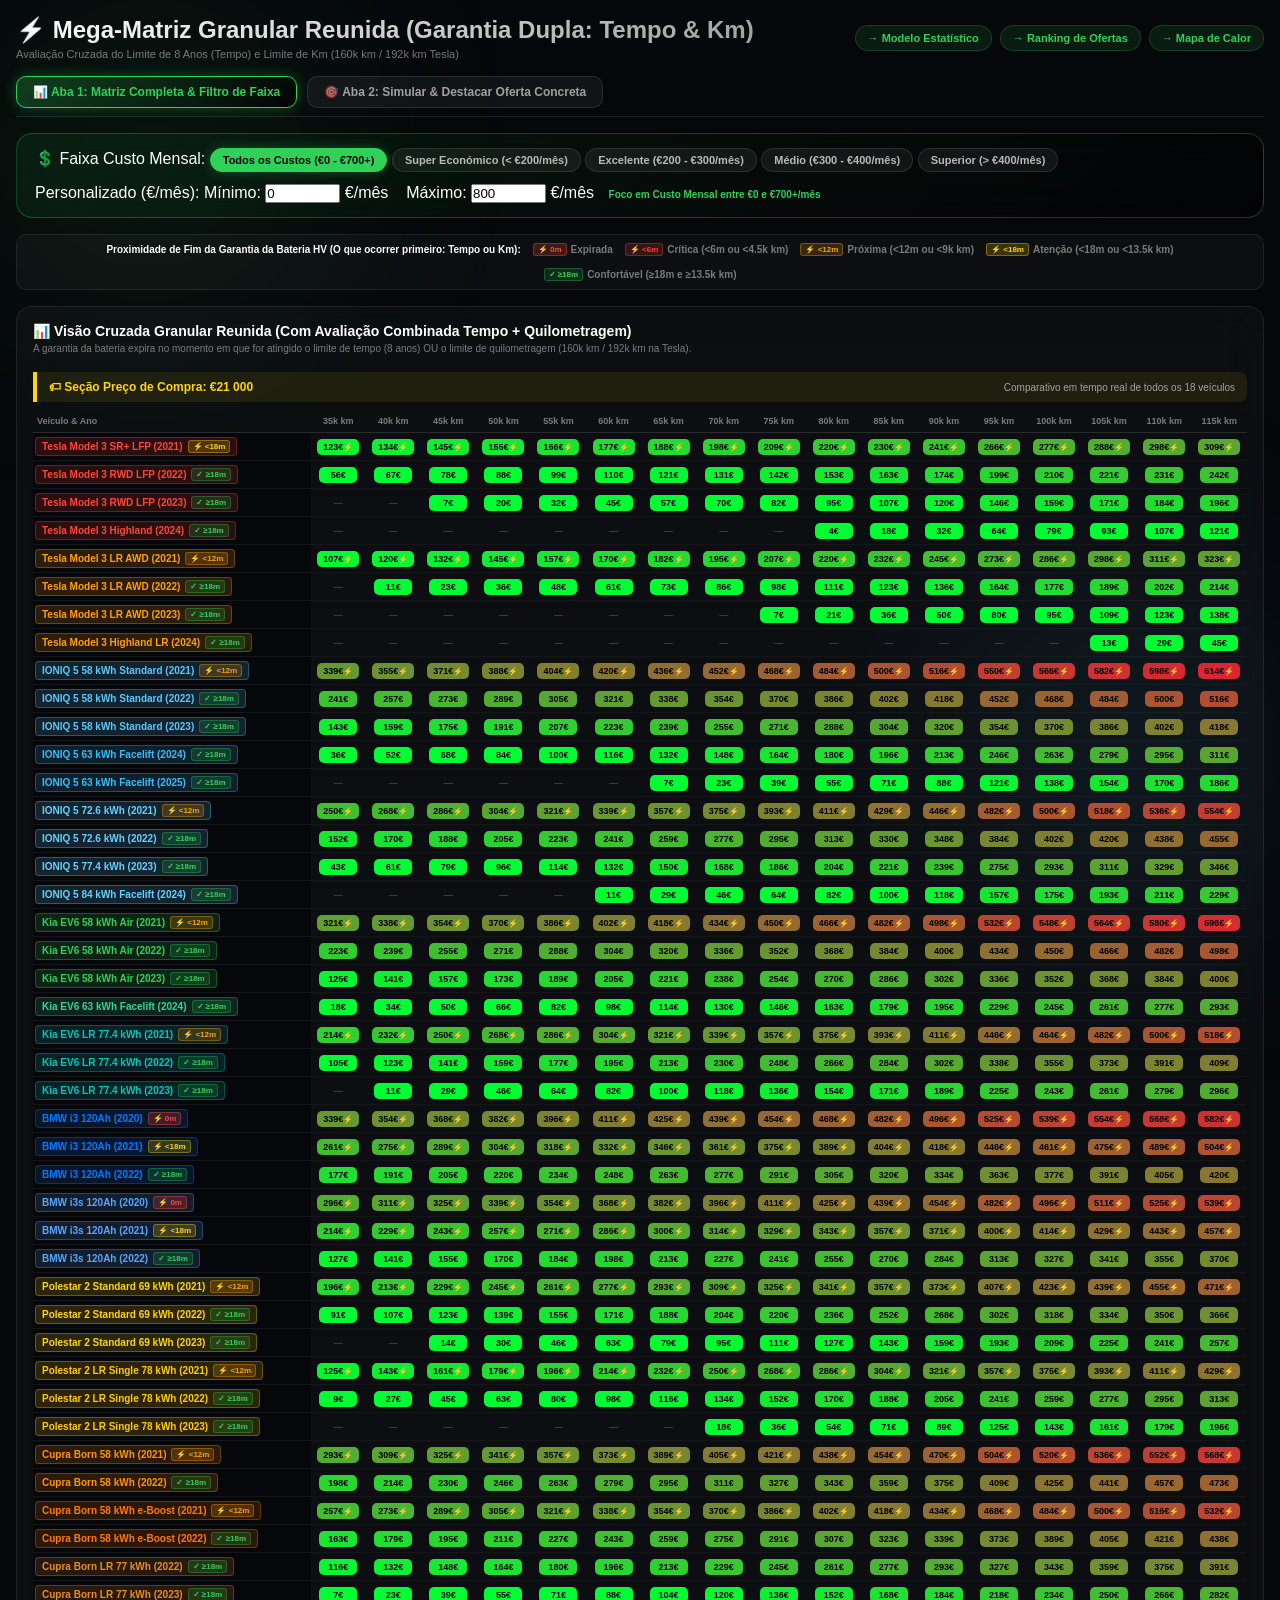
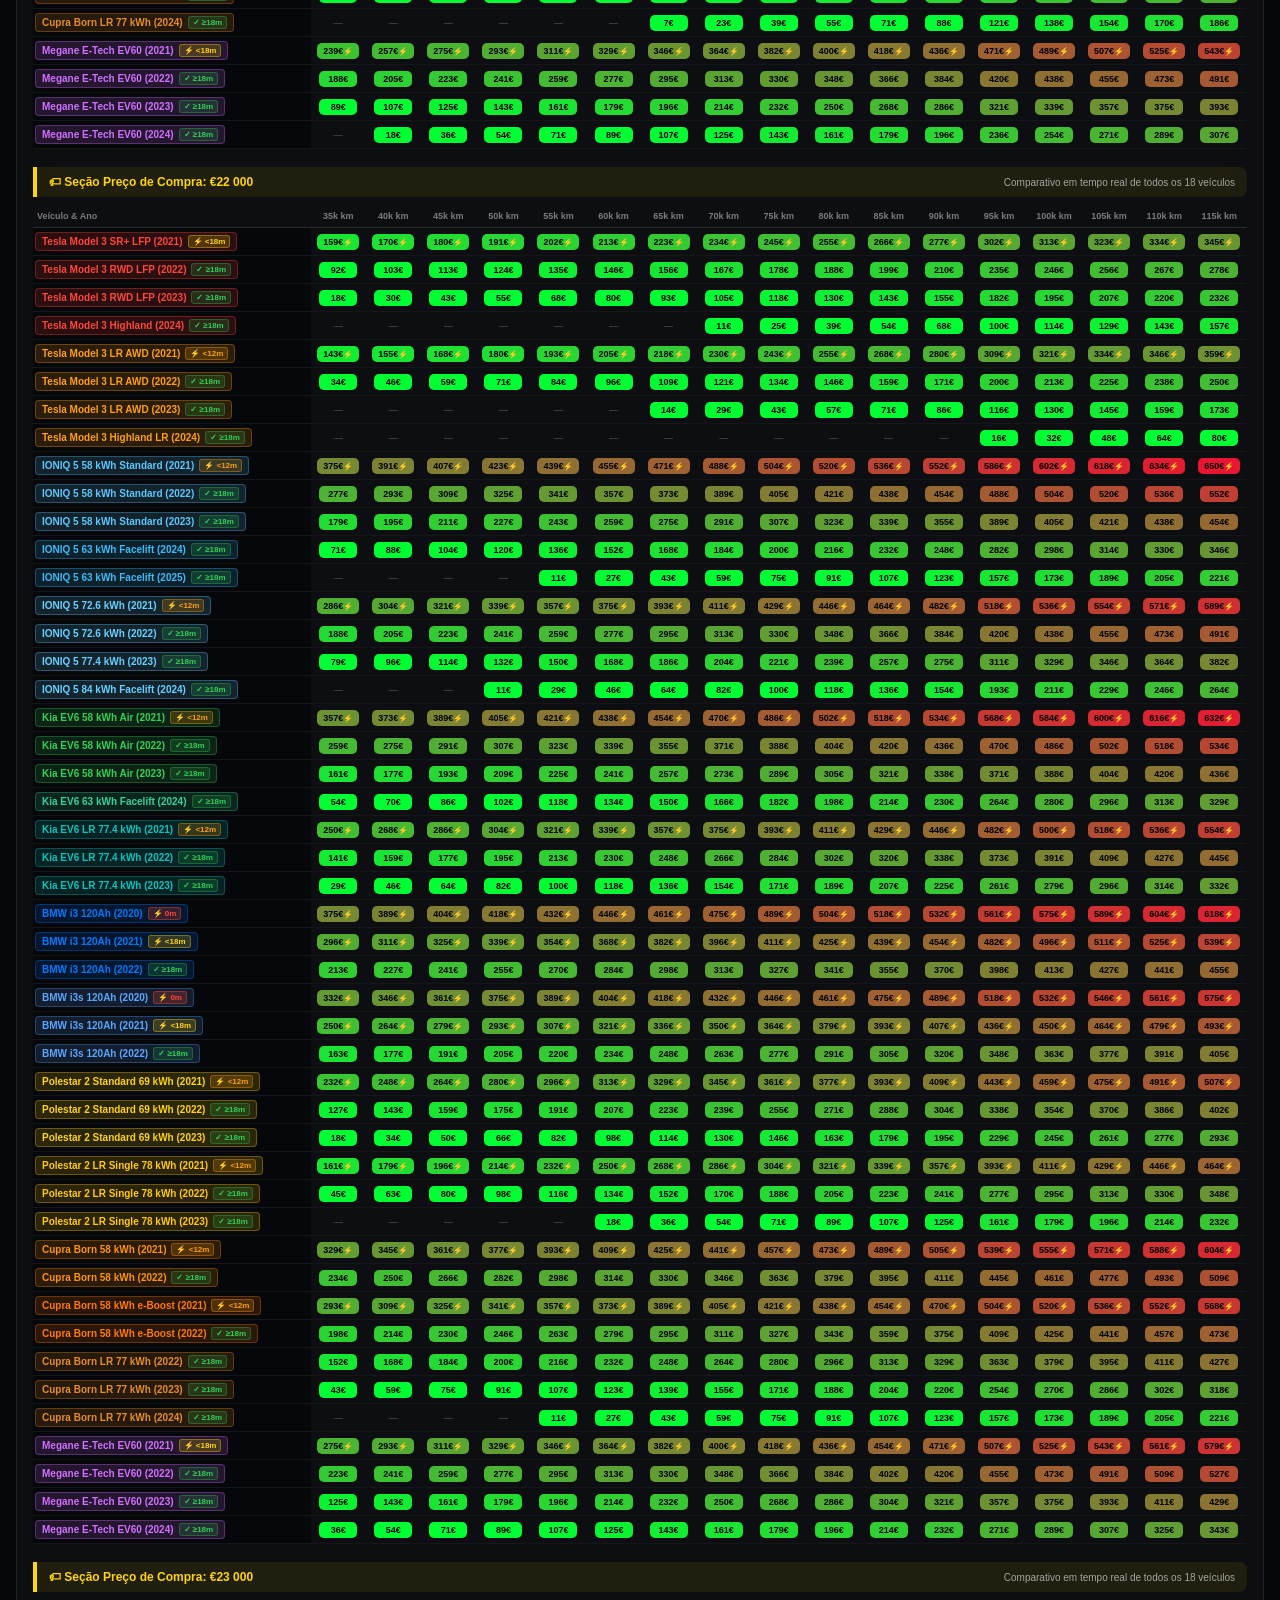
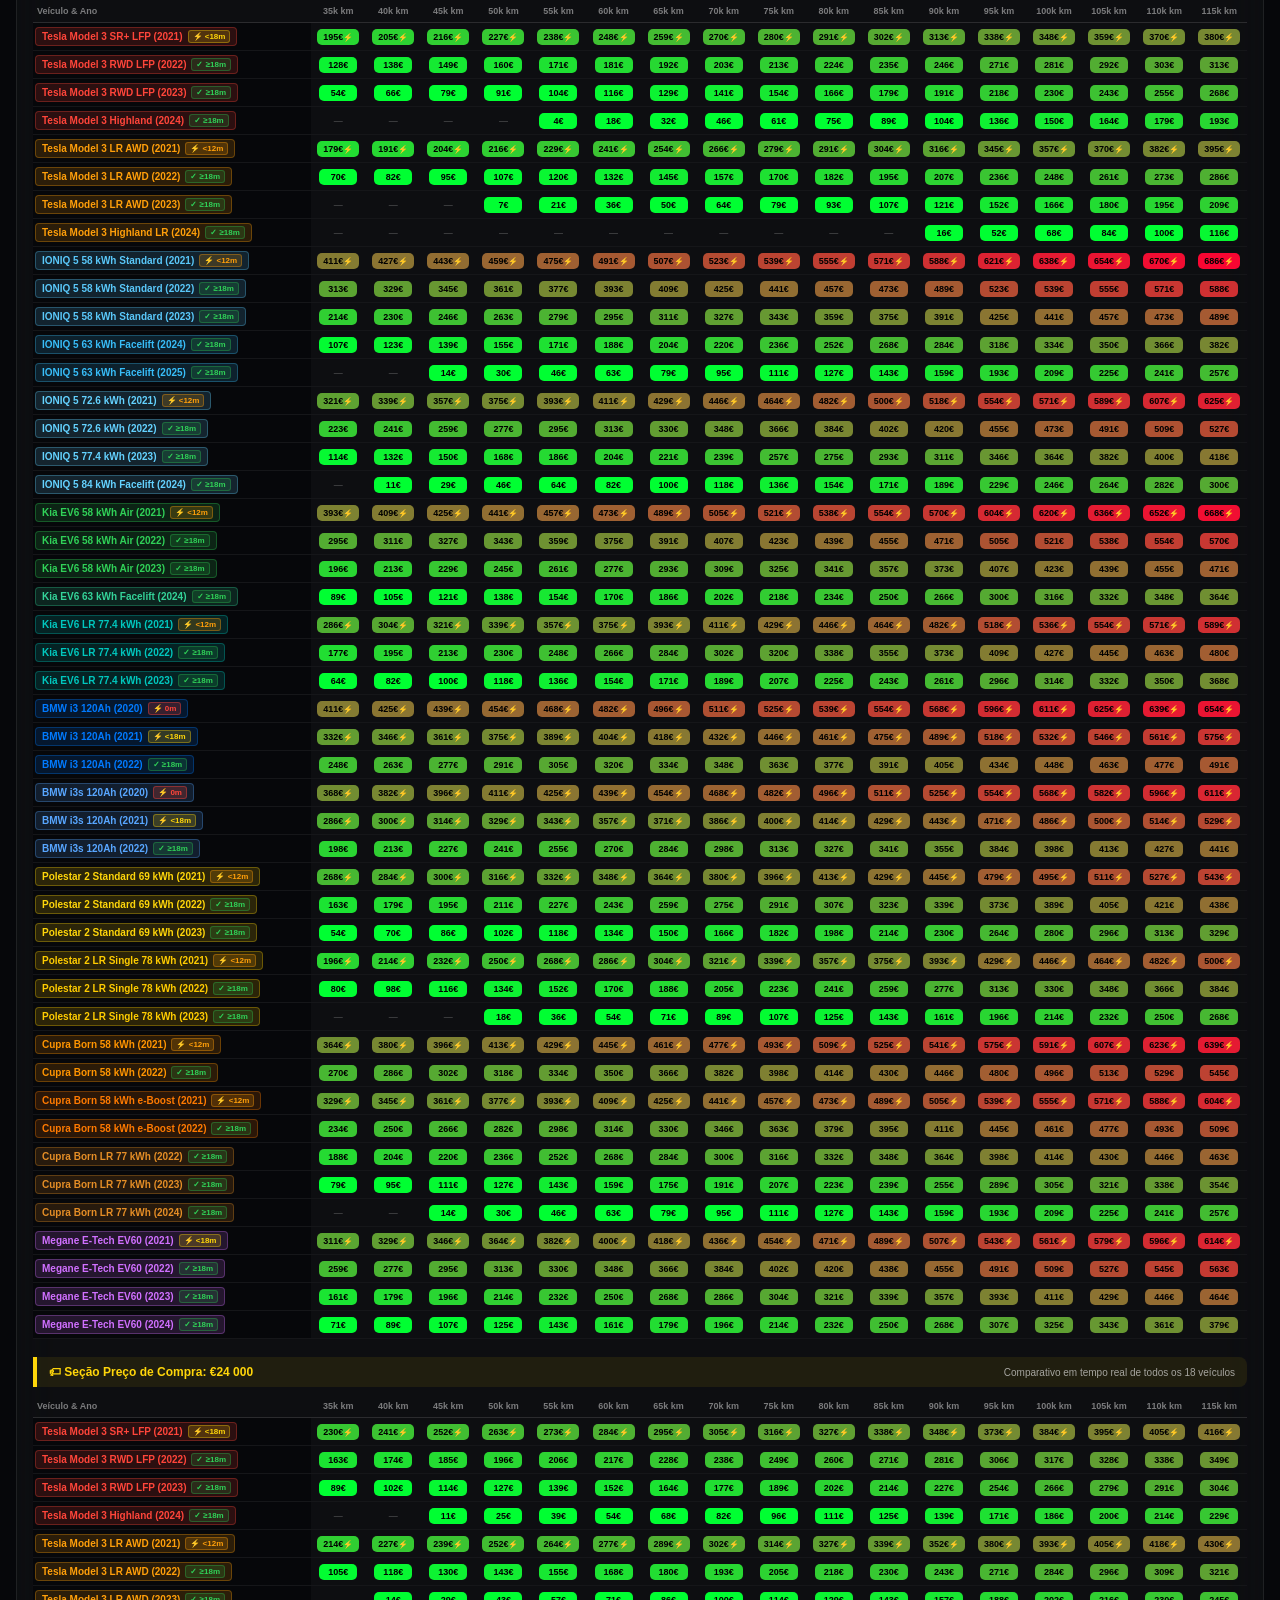
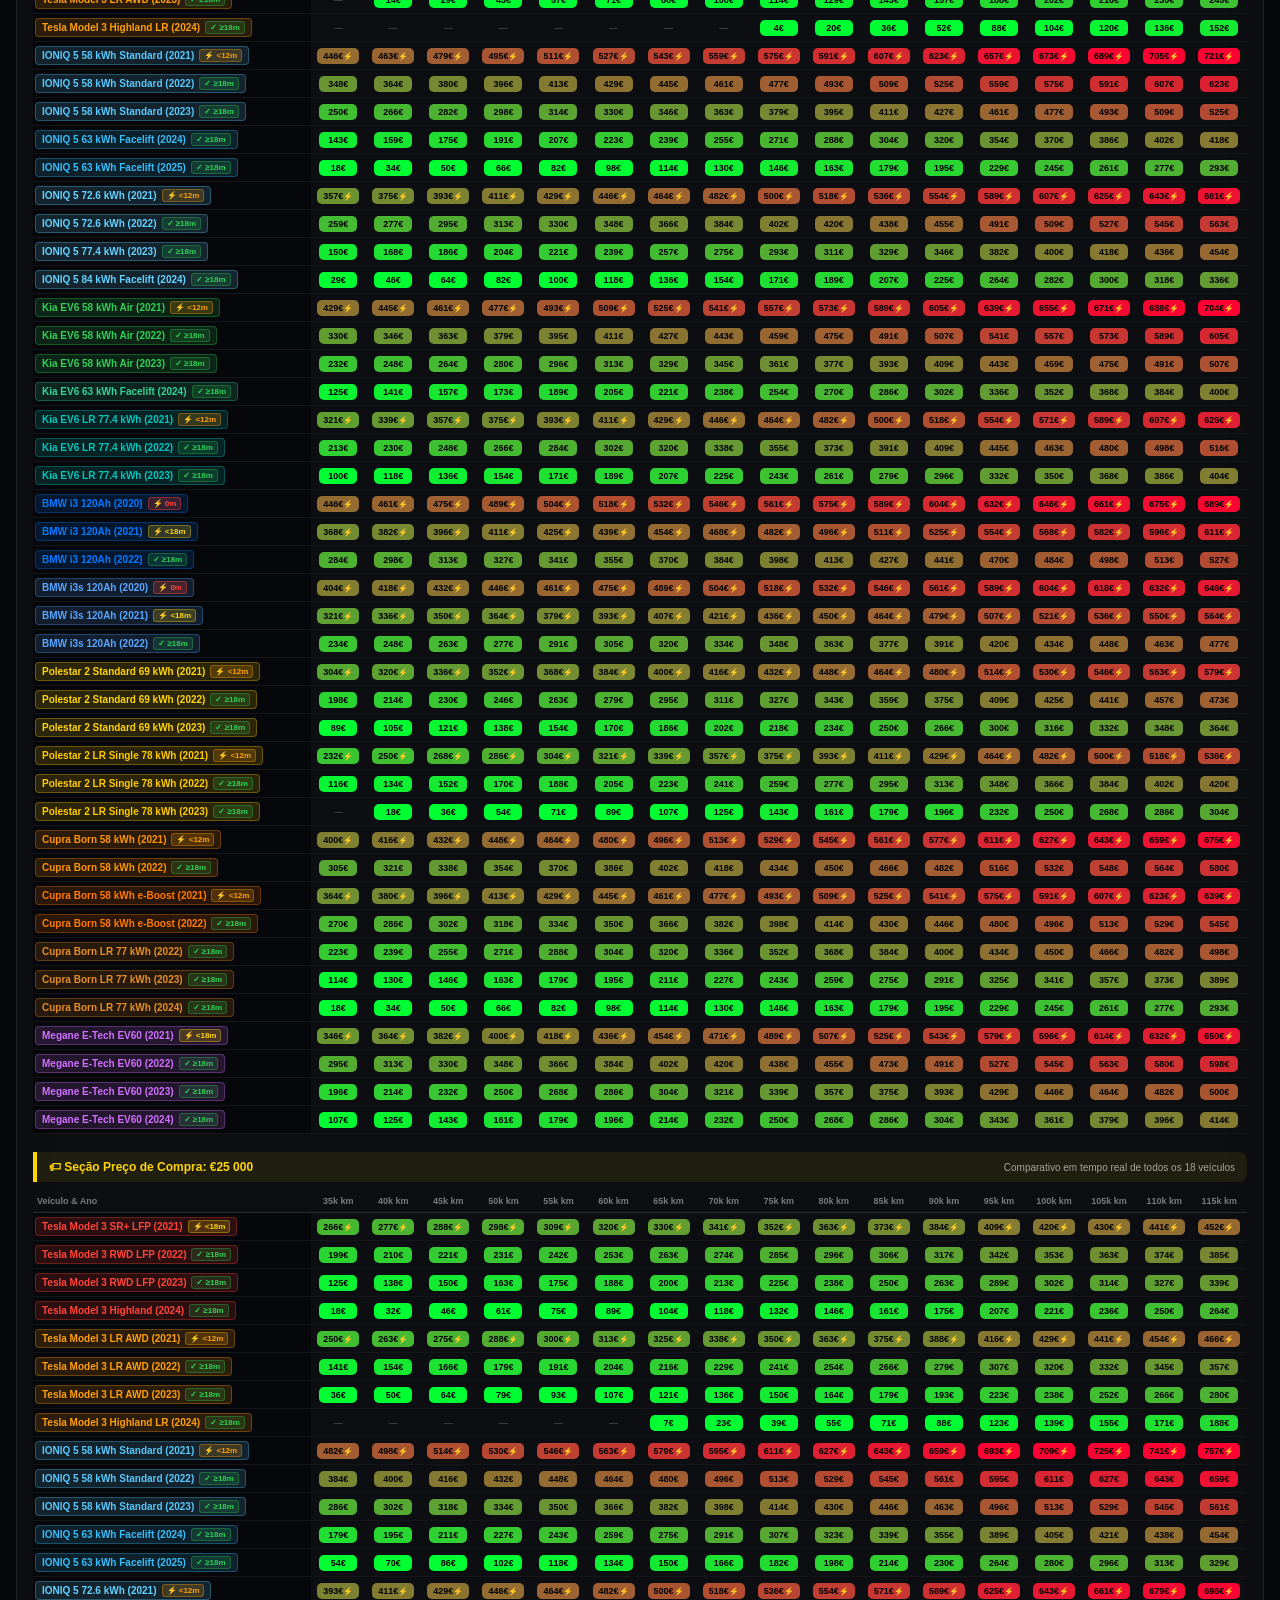
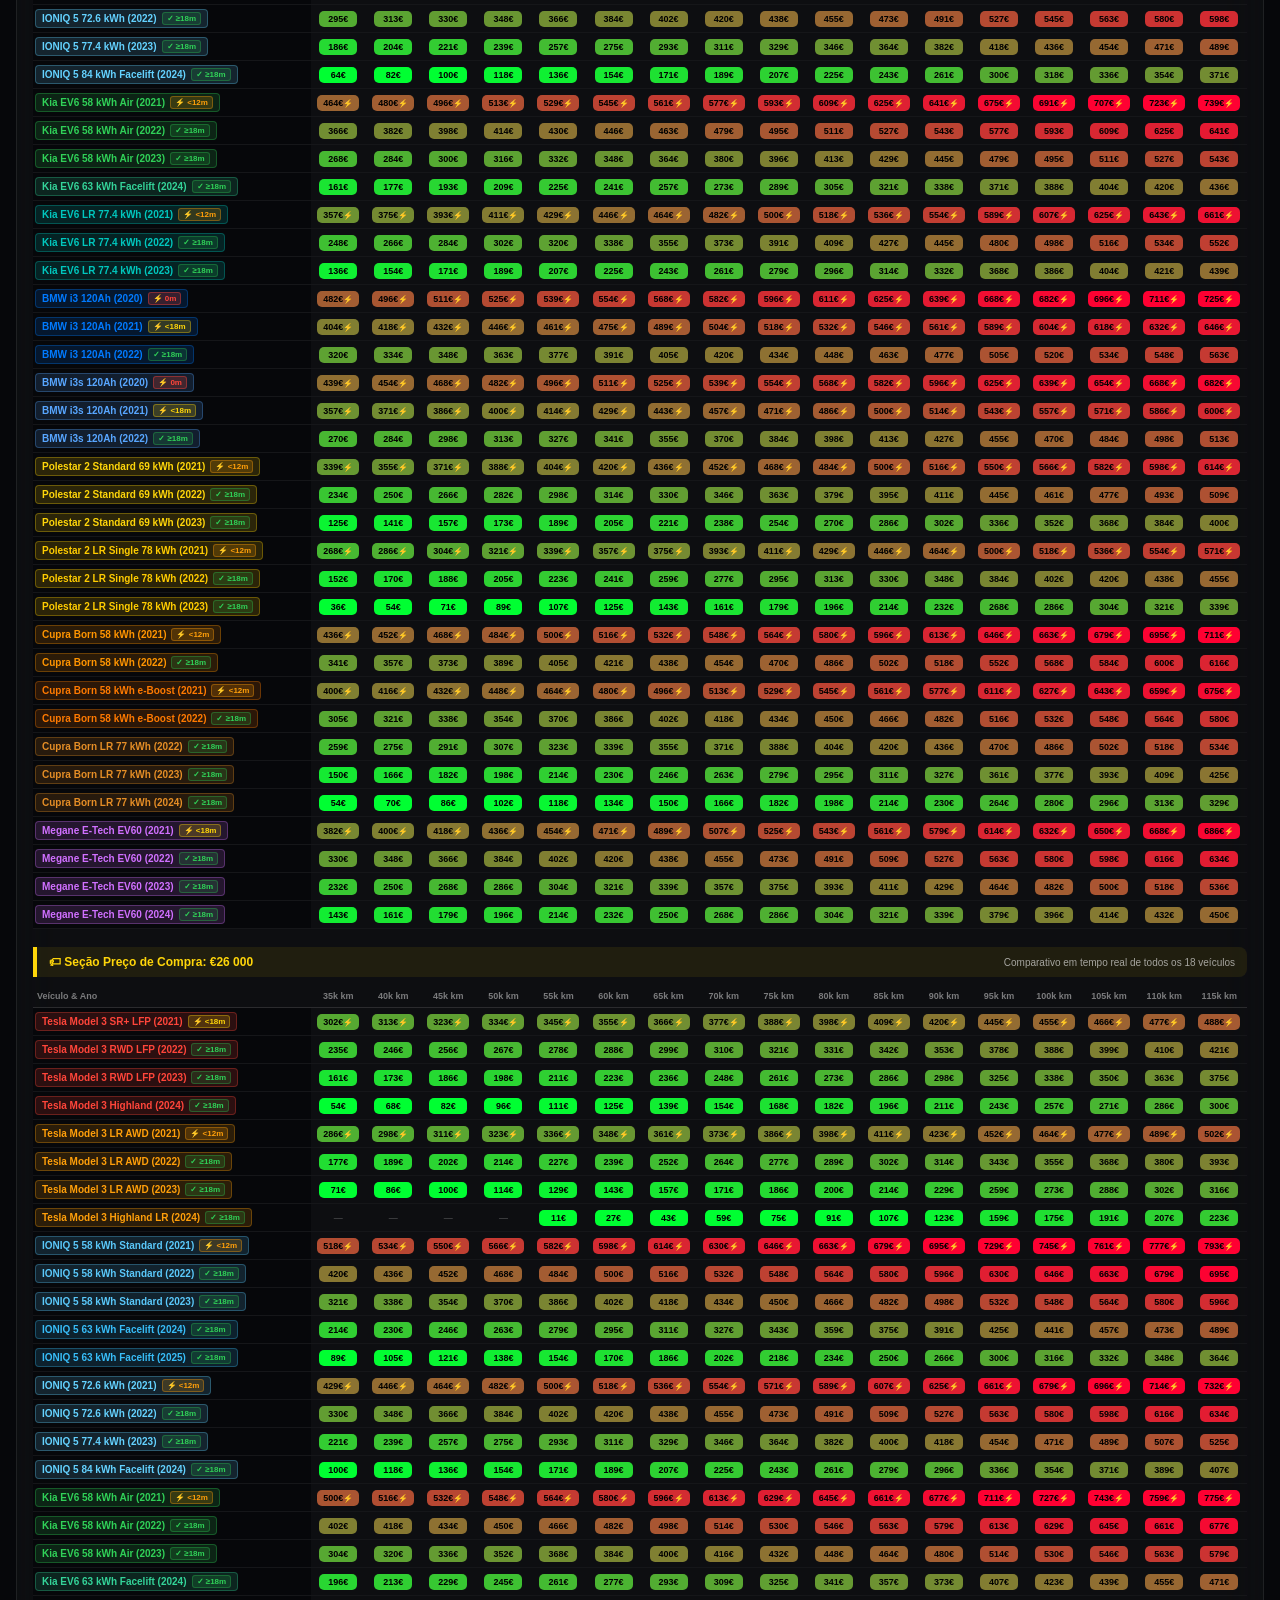
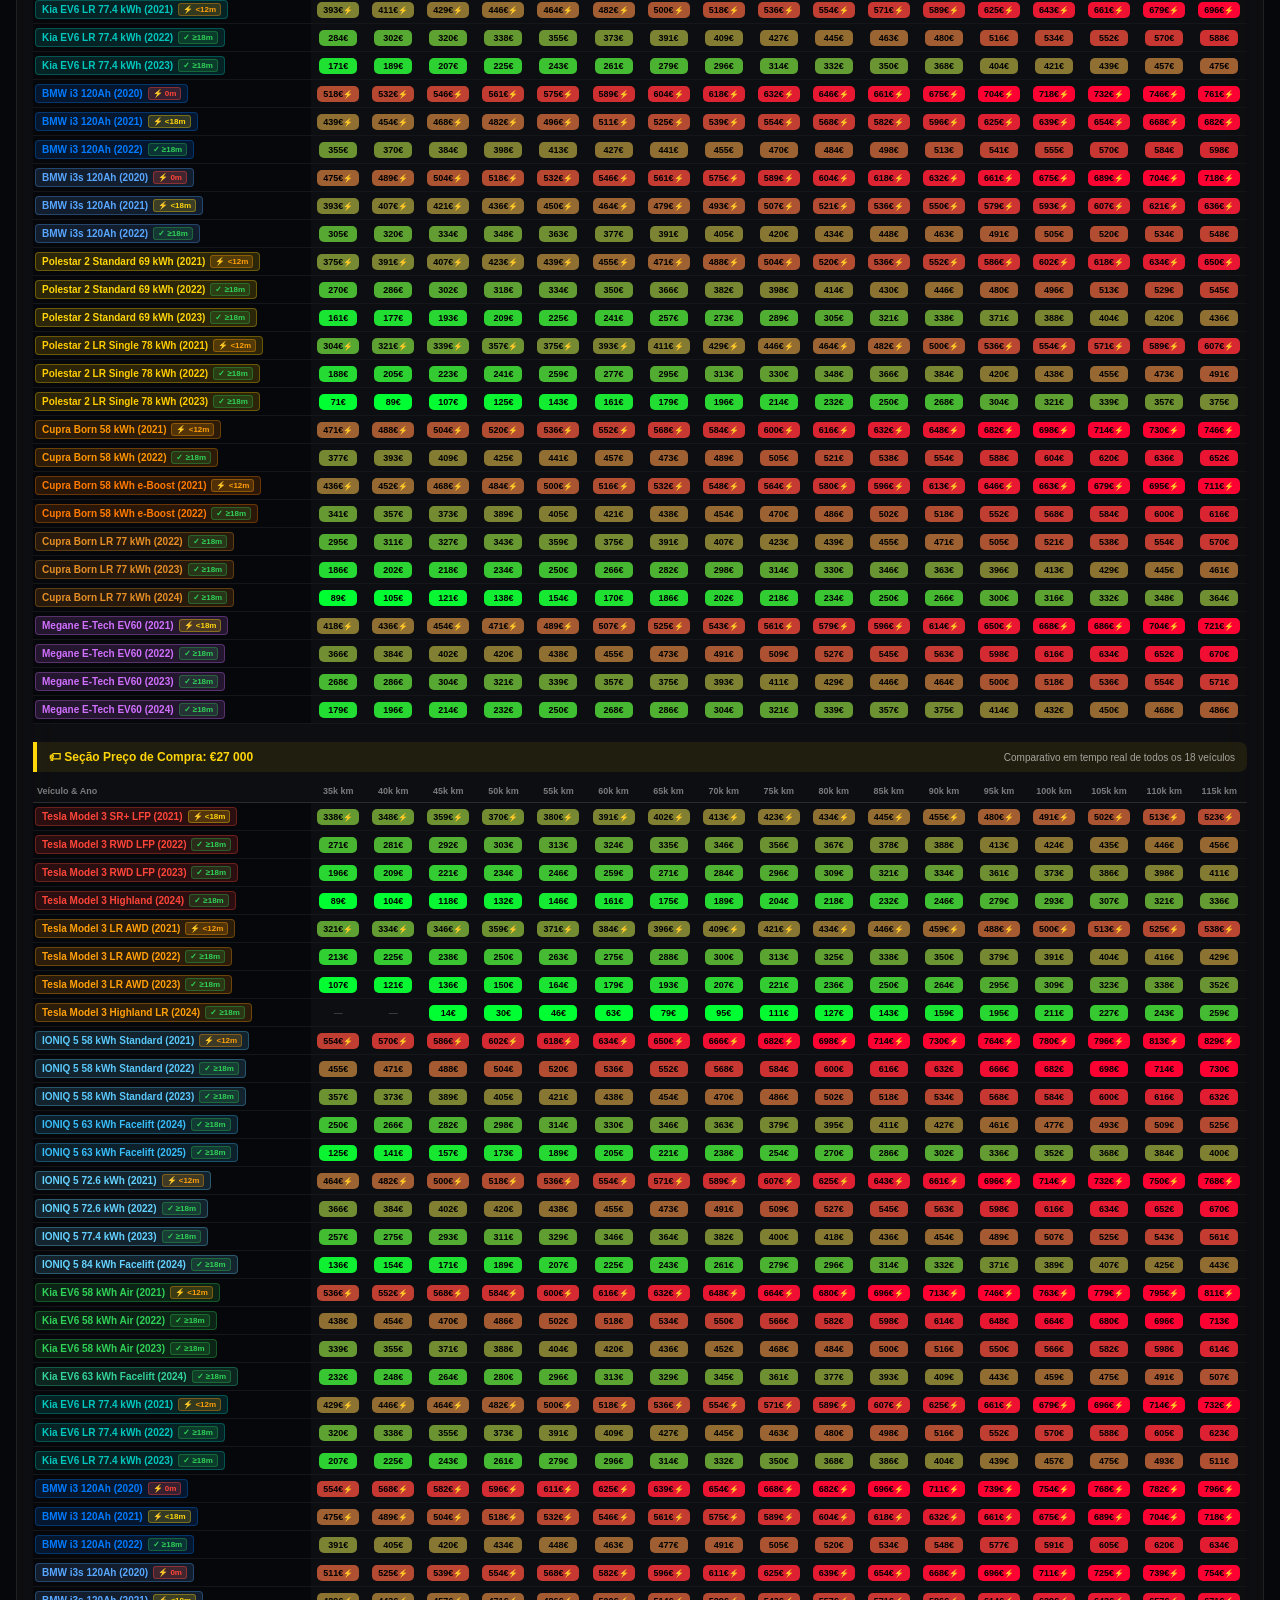
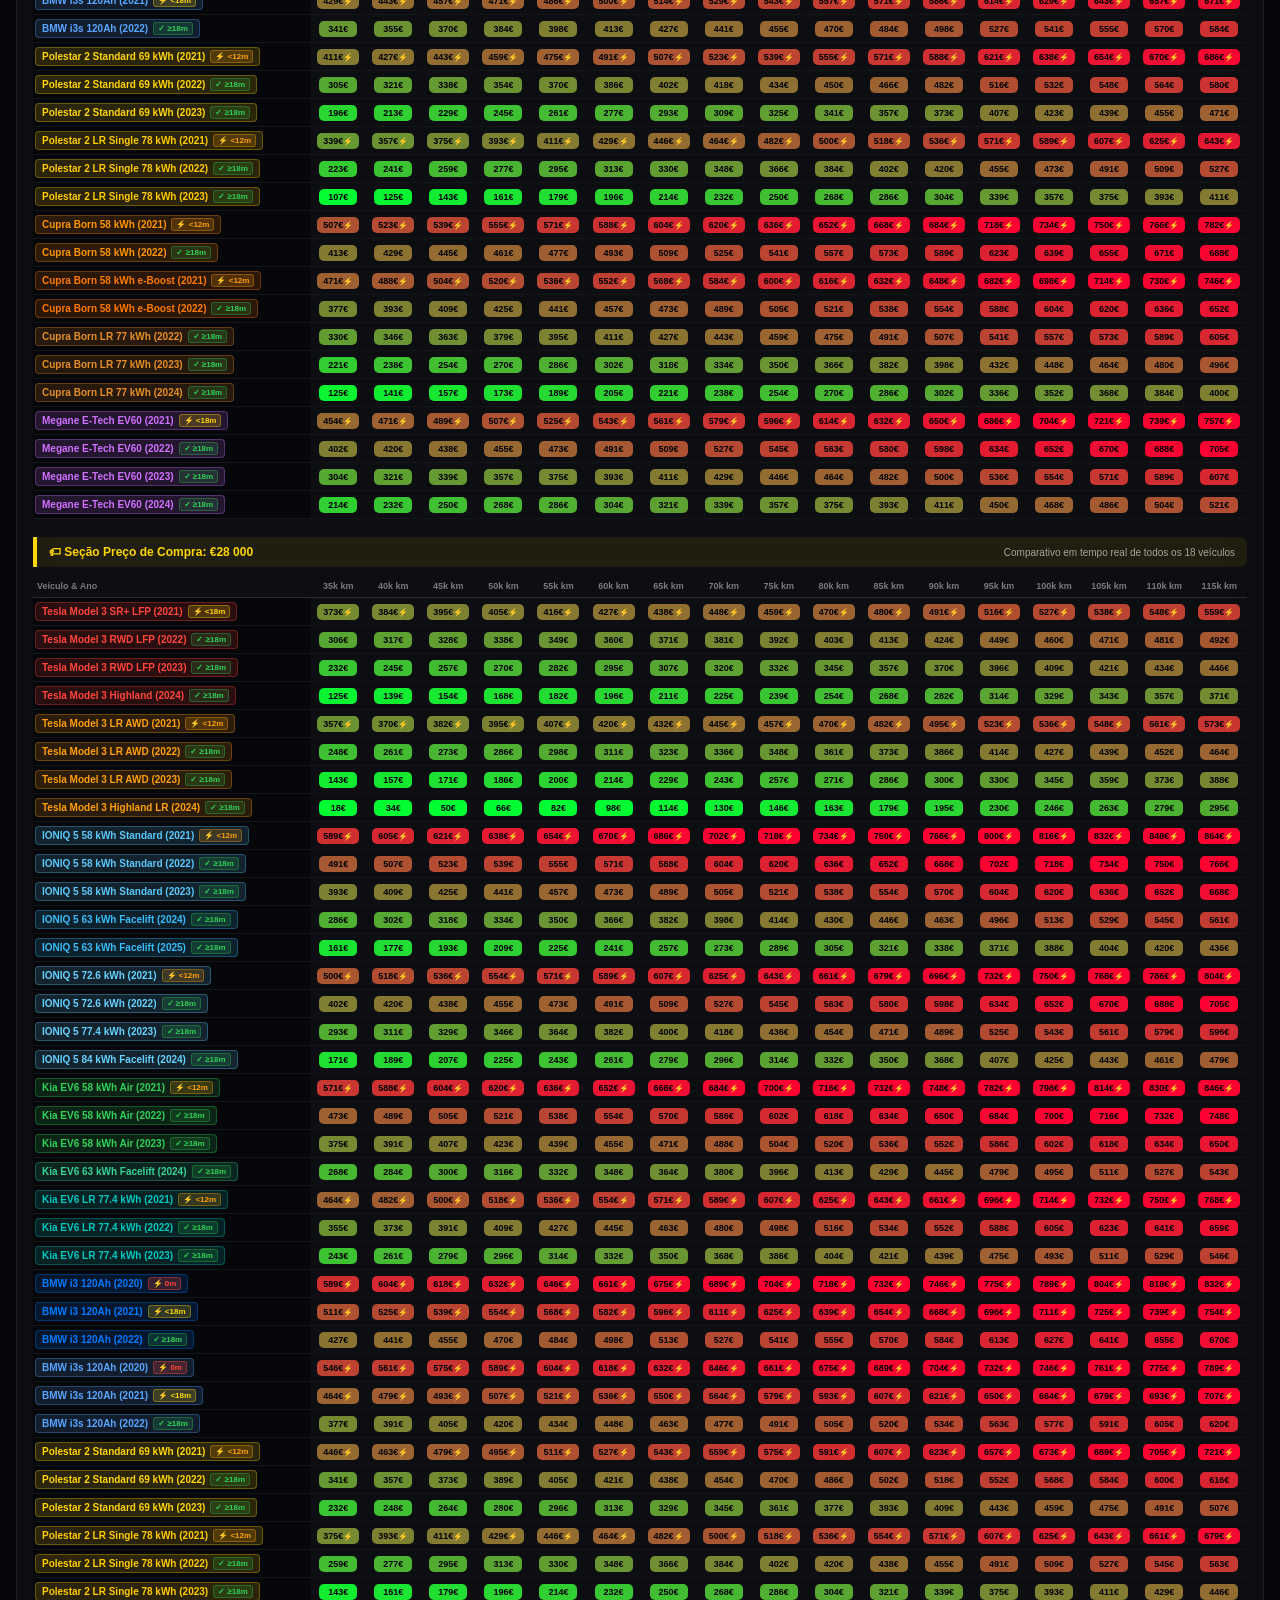
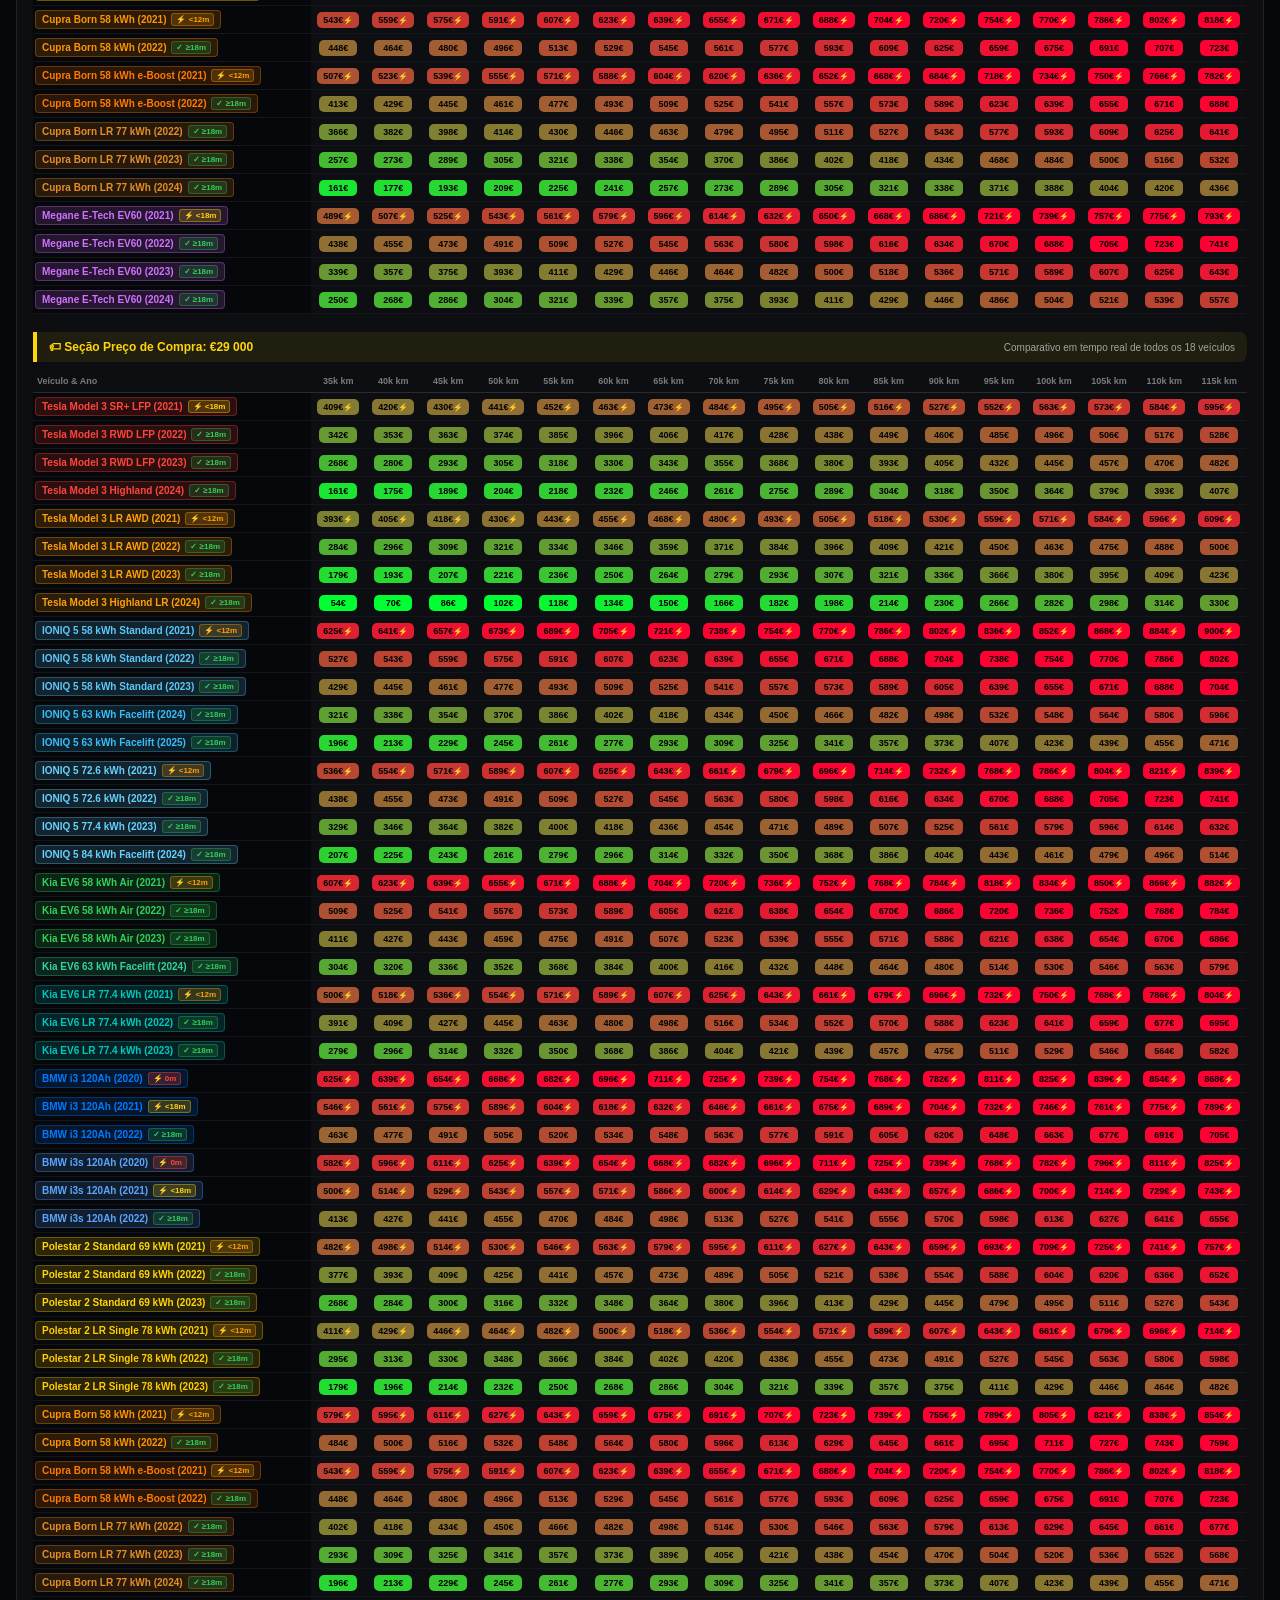
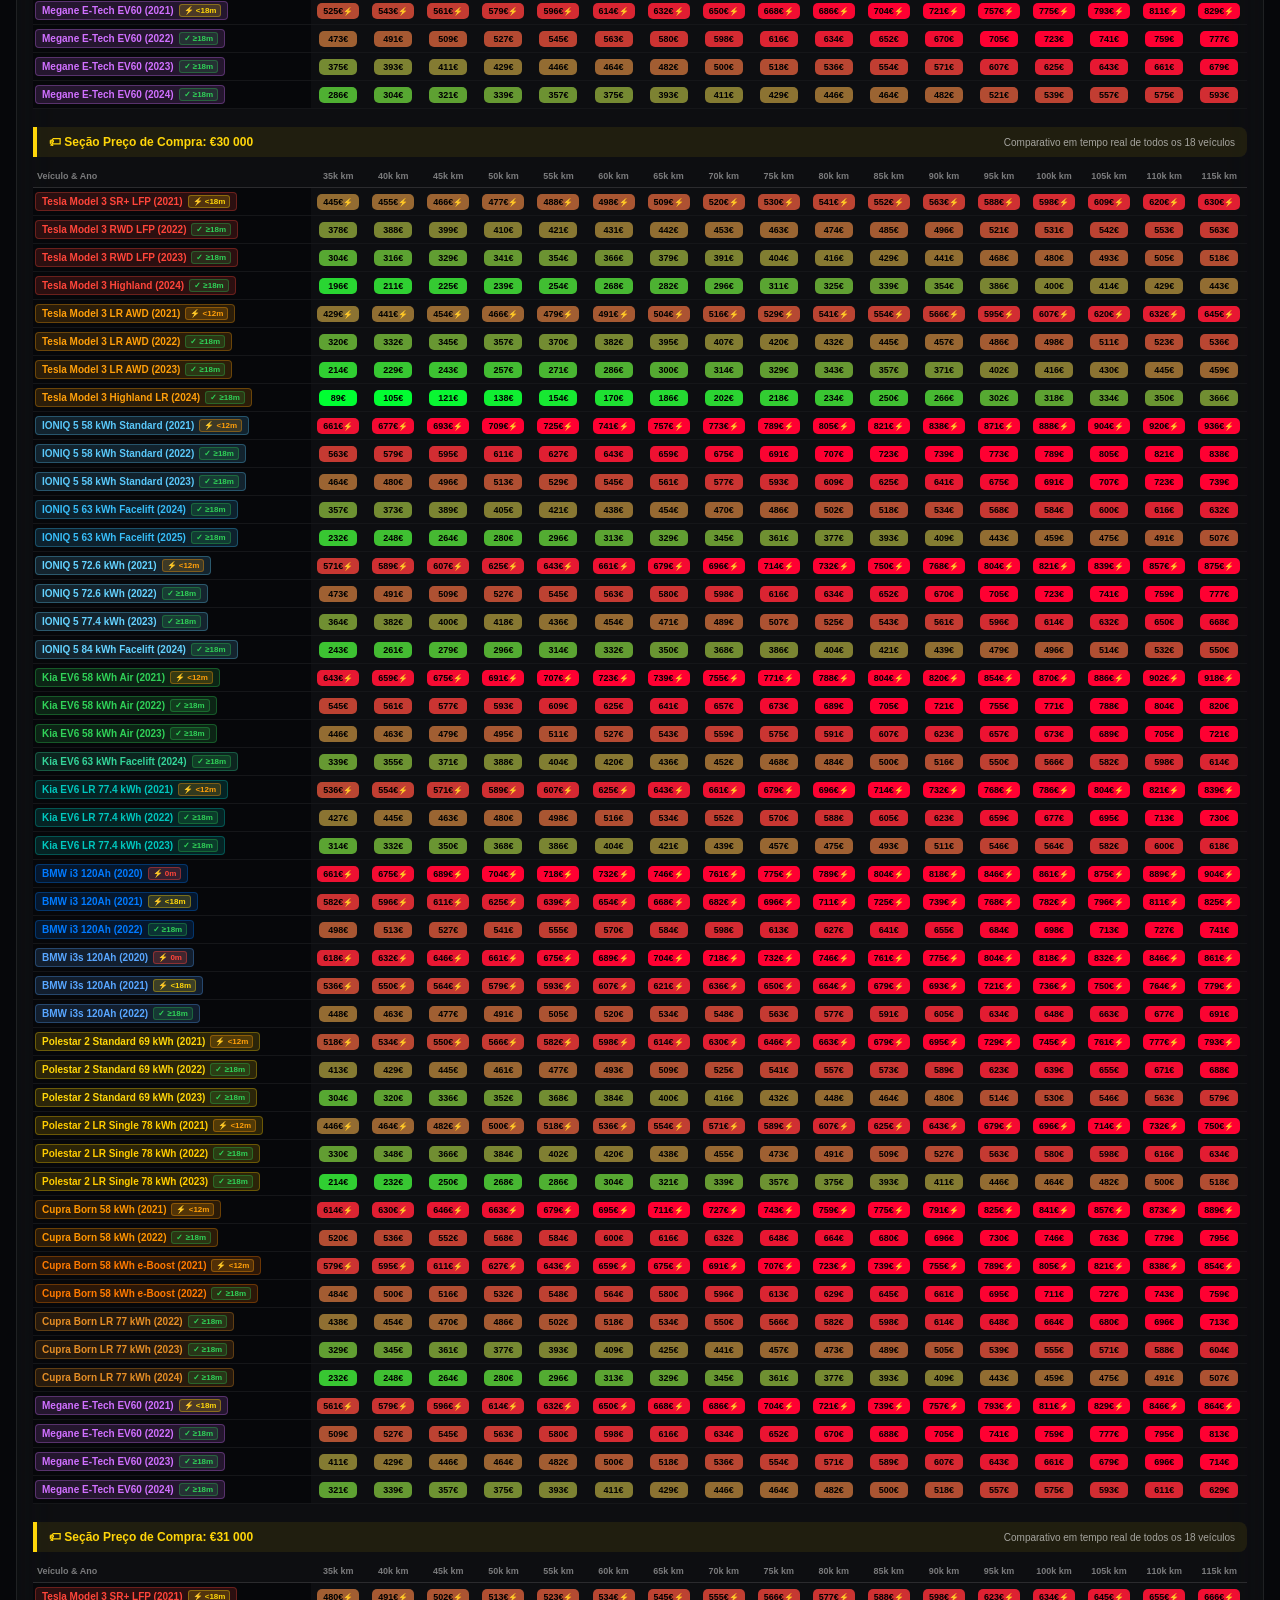
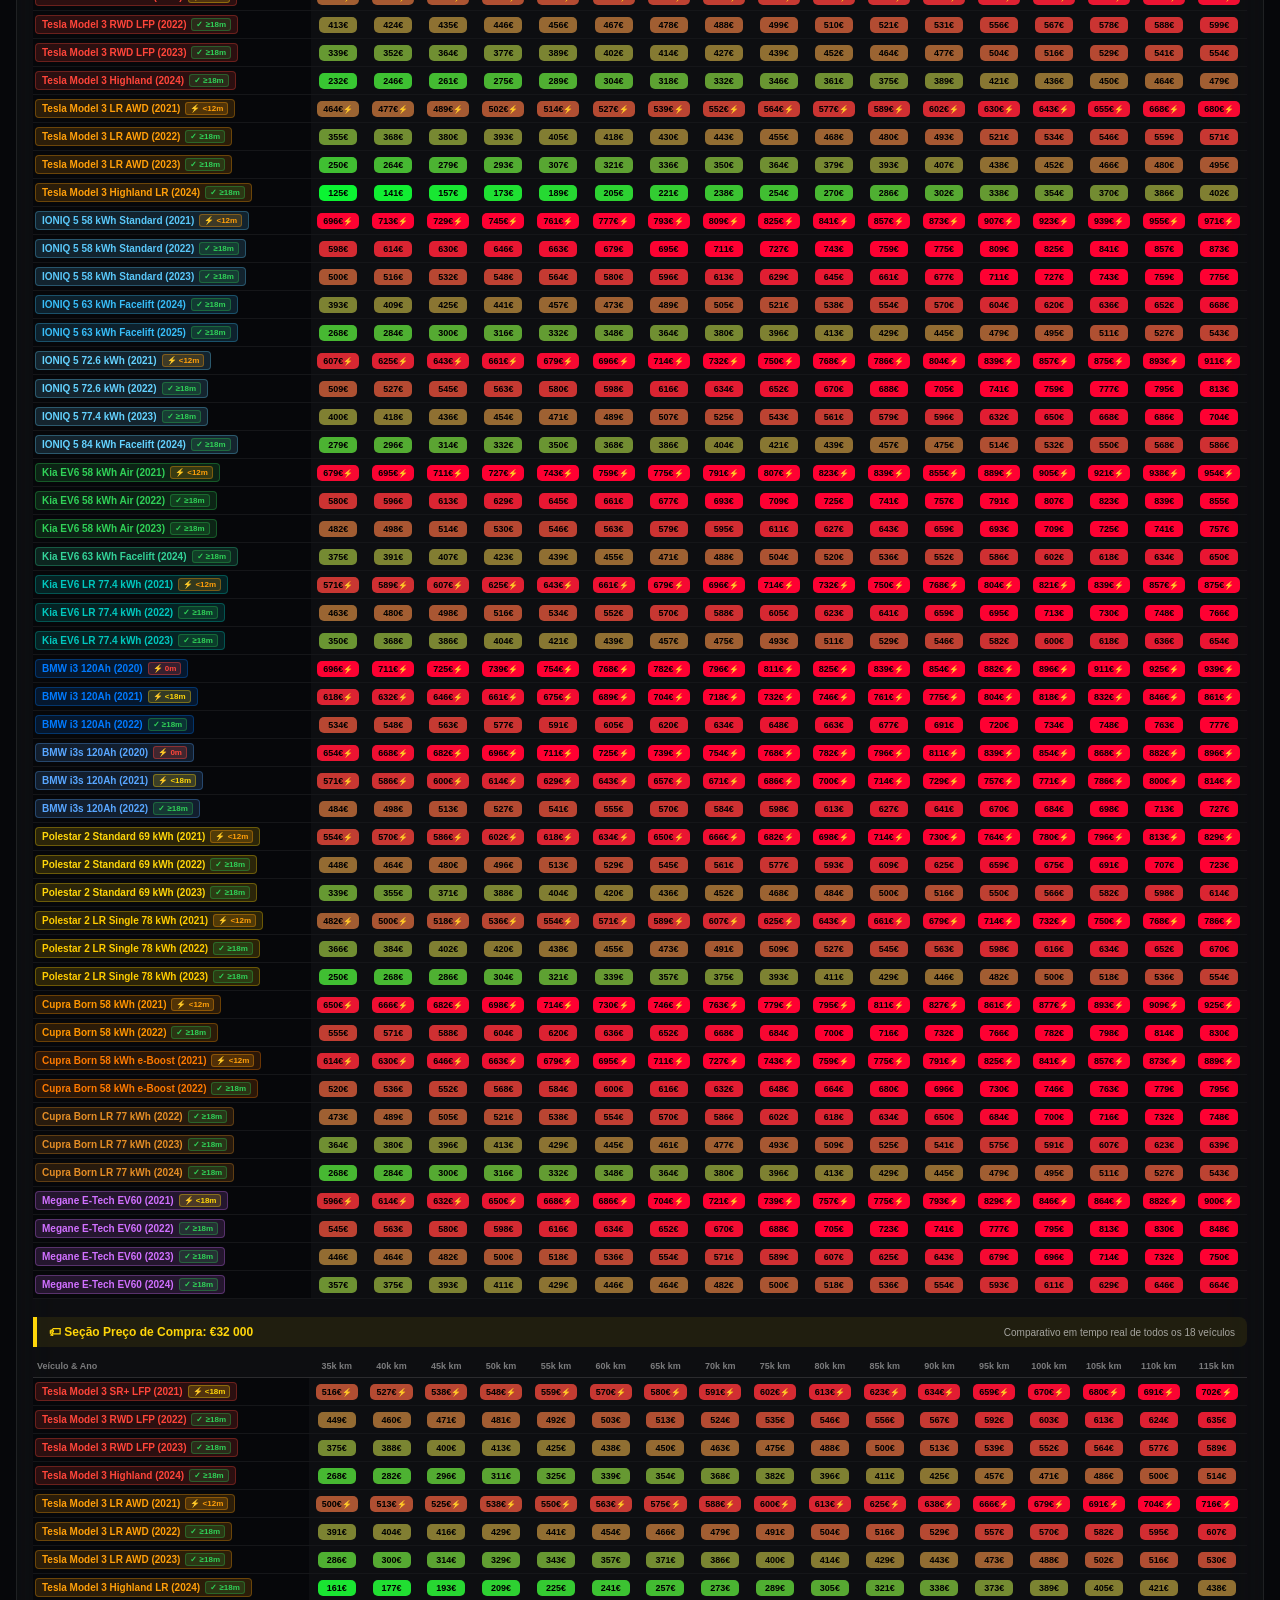
<file: mega-matriz-todas-ofertas.html>
<!DOCTYPE html>
<html lang="pt">
<head>
<meta charset="UTF-8">
<meta name="viewport" content="width=device-width,initial-scale=1">
<title>Mega-Matriz Granular — Todos os Elétricos (Garantia Dupla: Tempo &amp; Km)</title>
<link rel="stylesheet" href="styles.css">

<style>
/* Page-specific styles */
/* SISTEMA DE ABAS (TABS) */
.tab-navigation {
  display: flex;
  gap: 10px;
  width: 100%;
  max-width: 1400px;
  border-bottom: 1px solid rgba(255, 255, 255, 0.1);
  padding-bottom: 8px;
}

.tab-btn {
  background: rgba(255, 255, 255, 0.05);
  border: 1px solid rgba(255, 255, 255, 0.1);
  color: rgba(255, 255, 255, 0.6);
  padding: 8px 16px;
  border-radius: 10px;
  font-size: 12px;
  font-weight: 700;
  cursor: pointer;
  display: flex;
  align-items: center;
  gap: 6px;
  transition: all 0.2s ease;
}

.tab-btn:hover {
  background: rgba(255, 255, 255, 0.12);
  color: #fff;
}

.tab-btn.active {
  background: linear-gradient(135deg, rgba(48, 209, 88, 0.25) 0%, rgba(0, 0, 0, 0.6) 100%);
  border-color: #30d158;
  color: #30d158;
  box-shadow: 0 0 14px rgba(48, 209, 88, 0.3);
}

.tab-content {
  width: 100%;
  max-width: 1400px;
  display: flex;
  flex-direction: column;
  gap: 16px;
}

.tab-content.hidden {
  display: none !important;
}

/* PAINEL FILTRO DE FAIXA DE CUSTO MÉDIO MENSAL (€/MÊS) */
.cost-filter-card {
  background: linear-gradient(135deg, rgba(48,209,88,0.08) 0%, rgba(0,0,0,0.5) 100%);
  border: 1px solid rgba(48, 209, 88, 0.3);
  backdrop-filter: blur(20px);
  border-radius: 16px;
  padding: 14px 18px;
  width: 100%;
  display: flex;
  flex-direction: column;
  gap: 12px;
}

/* PAINEL HIGHLIGHT DE OFERTA ESPECÍFICA (ABA 2) */
.highlight-panel-card {
  background: linear-gradient(135deg, rgba(255,214,10,0.12) 0%, rgba(0,0,0,0.7) 100%);
  border: 1px solid rgba(255, 214, 10, 0.4);
  backdrop-filter: blur(24px);
  border-radius: 16px;
  padding: 18px;
  width: 100%;
  display: flex;
  flex-direction: column;
  gap: 14px;
  box-shadow: 0 8px 32px rgba(0, 0, 0, 0.5);
}

.highlight-form-grid {
  display: grid;
  grid-template-columns: repeat(auto-fit, minmax(220px, 1fr));
  gap: 14px;
  align-items: end;
}

.form-group {
  display: flex;
  flex-direction: column;
  gap: 5px;
}

.form-group label {
  font-size: 10px;
  text-transform: uppercase;
  letter-spacing: 0.8px;
  color: #ffd60a;
  font-weight: 800;
}

.btn-highlight-submit {
  background: linear-gradient(135deg, #ffd60a 0%, #ff9f0a 100%);
  color: #000;
  border: none;
  padding: 8px 16px;
  border-radius: 8px;
  font-size: 12px;
  font-weight: 900;
  cursor: pointer;
  transition: all 0.2s ease;
  height: 32px;
  display: flex;
  align-items: center;
  justify-content: center;
  gap: 6px;
}

.btn-highlight-submit:hover {
  transform: translateY(-1px);
  box-shadow: 0 0 16px rgba(255, 214, 10, 0.6);
}

.btn-highlight-clear {
  background: rgba(255, 255, 255, 0.08);
  color: rgba(255, 255, 255, 0.7);
  border: 1px solid rgba(255, 255, 255, 0.15);
  padding: 8px 14px;
  border-radius: 8px;
  font-size: 11px;
  font-weight: 700;
  cursor: pointer;
  height: 32px;
  display: flex;
  align-items: center;
  justify-content: center;
}

.btn-highlight-clear:hover {
  background: rgba(255, 255, 255, 0.18);
  color: #fff;
}

/* BANNER DE RESULTADO DA OFERTA DESTACADA */
.highlight-result-banner {
  background: rgba(0, 0, 0, 0.6);
  border: 1px solid #ffd60a;
  border-radius: 12px;
  padding: 14px 18px;
  display: flex;
  justify-content: space-between;
  align-items: center;
  flex-wrap: wrap;
  gap: 12px;
}

.hr-cost-big {
  font-size: 26px;
  font-weight: 900;
  color: #30d158;
}

.hr-details {
  display: flex;
  flex-direction: column;
  gap: 2px;
  font-size: 11px;
}

/* LEGENDA PROGRESSIVA DA PROXIMIDADE DE PERDA DE GARANTIA DA BATERIA (TEMPO E KM) */
.visual-legend-bar {
  display: flex;
  gap: 12px;
  flex-wrap: wrap;
  align-items: center;
  justify-content: center;
  font-size: 10px;
  color: var(--text-muted);
  background: var(--card-bg);
  border: 1px solid var(--card-border);
  padding: 8px 14px;
  border-radius: 10px;
  width: 100%;
}

.v-item {
  display: flex;
  align-items: center;
  gap: 4px;
  font-weight: 600;
}

/* MEGA TABELA REUNIDA COMPLETA */
.mega-table-card {
  background: var(--card-bg);
  border: 1px solid var(--card-border);
  backdrop-filter: blur(24px);
  border-radius: 16px;
  padding: 16px;
  width: 100%;
  overflow-x: auto;
}

.price-section-header {
  background: rgba(255, 214, 10, 0.08);
  border-left: 4px solid #ffd60a;
  padding: 8px 12px;
  margin: 18px 0 8px;
  font-size: 12px;
  font-weight: 800;
  color: #ffd60a;
  border-radius: 0 8px 8px 0;
  display: flex;
  justify-content: space-between;
  align-items: center;
}

table.mega-table {
  width: 100%;
  border-collapse: collapse;
  font-size: 9px;
  min-width: 950px;
}

table.mega-table th {
  color: var(--text-muted);
  padding: 6px 4px;
  border-bottom: 1px solid rgba(255, 255, 255, 0.12);
  text-align: center;
  font-size: 9px;
  font-weight: 700;
}

table.mega-table th:first-child {
  text-align: left;
  min-width: 180px;
}

table.mega-table td {
  padding: 4px 2px;
  text-align: center;
  border-bottom: 1px solid rgba(255, 255, 255, 0.03);
  font-weight: 600;
}

table.mega-table td:first-child {
  text-align: left;
  position: sticky;
  left: 0;
  background: #06070a;
  z-index: 2;
}

.cell-dimmed {
  opacity: 0.12;
  filter: grayscale(1);
}

/* CLASSE DE DESTAQUE / HIGHLIGHT ANIMADO */
.cell-target-highlight {
  position: relative;
  z-index: 99;
  border: 2px solid #ffd60a !important;
  box-shadow: 0 0 25px #ffd60a, inset 0 0 15px #ffd60a !important;
  transform: scale(1.35) !important;
  font-size: 11px !important;
  font-weight: 900 !important;
  animation: pulseGold 1.5s infinite ease-in-out;
}

@keyframes pulseGold {
  0% { transform: scale(1.3); box-shadow: 0 0 20px #ffd60a; }
  50% { transform: scale(1.45); box-shadow: 0 0 35px #ffd60a, 0 0 50px rgba(255,214,10,0.6); }
  100% { transform: scale(1.3); box-shadow: 0 0 20px #ffd60a; }
}

/* FEED COMPLETO DE TODAS AS 12 MATRIZES GRANULARES INDIVIDUAIS */
.all-cards-feed {
  display: grid;
  grid-template-columns: repeat(auto-fit, minmax(380px, 1fr));
  gap: 16px;
  width: 100%;
}

.granular-card {
  background: var(--card-bg);
  border: 1px solid var(--card-border);
  backdrop-filter: blur(20px);
  border-radius: 16px;
  padding: 12px;
  display: flex;
  flex-direction: column;
  gap: 8px;
  overflow-x: auto;
  position: relative;
}

.granular-card h3 {
  font-size: 12px;
  font-weight: 700;
  display: flex;
  justify-content: space-between;
  align-items: center;
}

.w-info {
  font-size: 8px;
  color: var(--text-muted);
  background: rgba(255,255,255,0.04);
  padding: 4px 6px;
  border-radius: 6px;
}
</style>
</head>
<body>

<div class="top-bar">
  <div>
    <h1>&#9889; Mega-Matriz Granular Reunida (Garantia Dupla: Tempo &amp; Km)</h1>
    <div class="sub">Avaliação Cruzada do Limite de 8 Anos (Tempo) e Limite de Km (160k km / 192k km Tesla)</div>
  </div>
  <div class="nav-links-row">
    <a href="modelo-estatistico-decisao-modelo.html" class="nav-link">&rarr; Modelo Estatístico</a>
    <a href="ranking-melhor-opcao.html" class="nav-link">&rarr; Ranking de Ofertas</a>
    <a href="mapa-calor-minimizacao-custo.html" class="nav-link">&rarr; Mapa de Calor</a>
  </div>
</div>

<!-- NAVEGAÇÃO DE ABAS (TABS) -->
<div class="tab-navigation">
  <button class="tab-btn active" id="tabBtnFilter" onclick="switchTab('filter')">
    <span>&#128202; Aba 1: Matriz Completa &amp; Filtro de Faixa</span>
  </button>
  <button class="tab-btn" id="tabBtnHighlight" onclick="switchTab('highlight')">
    <span>&#127919; Aba 2: Simular &amp; Destacar Oferta Concreta</span>
  </button>
</div>

<!-- CONTEÚDO DA ABA 1: FILTRO DE FAIXA DE CUSTO MENSAL -->
<div class="tab-content" id="tabContentFilter">
  <div class="cost-filter-card">
    <div class="filter-row">
      <span class="filter-label">&#128178; Faixa Custo Mensal:</span>
      <button class="btn-pill active" onclick="setCostPreset(0, 9999, this)">Todos os Custos (€0 - €700+)</button>
      <button class="btn-pill" onclick="setCostPreset(0, 200, this)">Super Económico (&lt; €200/mês)</button>
      <button class="btn-pill" onclick="setCostPreset(200, 300, this)">Excelente (€200 - €300/mês)</button>
      <button class="btn-pill" onclick="setCostPreset(300, 400, this)">Médio (€300 - €400/mês)</button>
      <button class="btn-pill" onclick="setCostPreset(400, 9999, this)">Superior (&gt; €400/mês)</button>
    </div>

    <div class="filter-row">
      <span class="filter-label">Personalizado (€/mês):</span>
      <span>Mínimo:</span>
      <input type="number" id="minCostInput" value="0" step="25" min="0" max="800" style="width:75px" oninput="onCustomCostChange()">
      <span>€/mês &nbsp;&nbsp; Máximo:</span>
      <input type="number" id="maxCostInput" value="800" step="25" min="0" max="800" style="width:75px" oninput="onCustomCostChange()">
      <span>€/mês</span>
      <span style="font-size:10px;color:#30d158;font-weight:700;margin-left:10px" id="activeCostLabel">Destacando todas as ofertas</span>
    </div>
  </div>
</div>

<!-- CONTEÚDO DA ABA 2: DESTAQUE DE OFERTA CONCRETA (SIMULADOR DE HIGHLIGHT) -->
<div class="tab-content hidden" id="tabContentHighlight">
  <div class="highlight-panel-card">
    <div style="font-size:14px;font-weight:800;color:#ffd60a;display:flex;align-items:center;gap:6px">
      <span>&#127919; Destacar Oferta Específica na Matriz</span>
    </div>
    <div style="font-size:10px;color:var(--text-muted)">
      Selecione o modelo, ano, quilometragem de compra e preço para fazer o highlight imediato da oferta exata na tabela com contorno brilhante!
    </div>

    <div class="highlight-form-grid">
      <div class="form-group">
        <label>Veículo &amp; Ano:</label>
        <select id="hlCarSelect"></select>
      </div>

      <div class="form-group">
        <label>Km de Compra (Odómetro):</label>
        <select id="hlKmSelect"></select>
      </div>

      <div class="form-group">
        <label>Preço de Compra Anunciado (€):</label>
        <select id="hlPriceSelect"></select>
      </div>

      <div style="display:flex;gap:8px">
        <button class="btn-highlight-submit" onclick="executeHighlight()">
          <span>&#9889; Destacar Oferta</span>
        </button>
        <button class="btn-highlight-clear" onclick="clearHighlight()">
          <span>Limpar</span>
        </button>
      </div>
    </div>

    <!-- BANNER DE RESULTADO DO HIGHLIGHT -->
    <div id="highlightResultBanner" style="display:none" class="highlight-result-banner"></div>
  </div>
</div>

<!-- LEGENDA PROGRESSIVA DE PROXIMIDADE DE EXPIRAÇÃO DA GARANTIA DA BATERIA -->
<div class="visual-legend-bar">
  <span style="font-weight:800;color:#fff">Proximidade de Fim da Garantia da Bateria HV (O que ocorrer primeiro: Tempo ou Km):</span>
  <div class="v-item"><span class="w-badge-pill w-exp">&#9889; 0m</span> Expirada</div>
  <div class="v-item"><span class="w-badge-pill w-6m">&#9889; &lt;6m</span> Crítica (&lt;6m ou &lt;4.5k km)</div>
  <div class="v-item"><span class="w-badge-pill w-12m">&#9889; &lt;12m</span> Próxima (&lt;12m ou &lt;9k km)</div>
  <div class="v-item"><span class="w-badge-pill w-18m">&#9889; &lt;18m</span> Atenção (&lt;18m ou &lt;13.5k km)</div>
  <div class="v-item"><span class="w-badge-pill w-ok">&check; &ge;18m</span> Confortável (&ge;18m e &ge;13.5k km)</div>
</div>

<!-- PARTE 1: MEGA-TABELA REUNIDA COM PASSO DE 1000 EM 1000 -->
<div class="mega-table-card">
  <div style="font-size:14px;font-weight:800;margin-bottom:4px">&#128202; Visão Cruzada Granular Reunida (Com Avaliação Combinada Tempo + Quilometragem)</div>
  <div style="font-size:10px;color:var(--text-muted);margin-bottom:12px">A garantia da bateria expira no momento em que for atingido o limite de tempo (8 anos) OU o limite de quilometragem (160k km / 192k km na Tesla).</div>

  <div id="megaTableContainer"></div>
</div>

<!-- PARTE 2: FEED COMPLETO DE TODAS AS 12 MATRIZES GRANULARES INDIVIDUAIS -->
<div style="width:100%;max-width:1400px;margin-top:10px">
  <div style="font-size:15px;font-weight:800;margin-bottom:4px">&#128269; As 18 Matrizes Granulares Completas</div>
  <div style="font-size:10px;color:var(--text-muted);margin-bottom:12px">Todas as 18 matrizes granulares completas com nível de proximidade de garantia (Tempo &amp; Km).</div>

  <div class="all-cards-feed" id="allCardsFeed"></div>
</div>

<footer>
  <a href="index.html" class="nav-link" style="margin-right:10px">&larr; Portal</a>
  Consenso: tetoBot + Subagentes &middot; Jul/2026 &middot; Sistema Duplo de Expiração de Garantia por Tempo (Anos) e Uso (Km)
</footer>

<script src="engine.js"></script>
<script>
(function(){
'use strict';
var E = CarEngine;
var M = E.M, TKM = E.TKM, LFPR = E.LFPR;
var KM = E.KM, CARS = E.CARS;
var wMonths = E.wMonths, wPenalty = E.wPenalty;
var aResale = E.aResale, moVal = E.moVal, col = E.col;
var getEffectiveWarranty = E.getEffectiveWarranty;
var getWarrantyBadge = E.getWarrantyBadge;

var ALL_PRICES = [];
for (var pVal = 21000; pVal <= 35000; pVal += 1000) {
    ALL_PRICES.push(pVal);
}

var minCostFilter = 0;
var maxCostFilter = 9999;
var activeTargetCellId = null;

function getGarageOffers() {
    var saved = localStorage.getItem('garageOffers');
    if (saved) return JSON.parse(saved);
    return [];
}
var garageOffers = [];

function isGarageOffer(carId, price, km) {
    for (var i = 0; i < garageOffers.length; i++) {
        var o = garageOffers[i];
        if (o.carId === carId && o.price === price && o.km === km) return true;
    }
    return false;
}

window.switchTab = function(tabName) {
    var btnFilter = document.getElementById('tabBtnFilter');
    var btnHighlight = document.getElementById('tabBtnHighlight');
    var contentFilter = document.getElementById('tabContentFilter');
    var contentHighlight = document.getElementById('tabContentHighlight');

    if (tabName === 'filter') {
        btnFilter.classList.add('active');
        btnHighlight.classList.remove('active');
        contentFilter.classList.remove('hidden');
        contentHighlight.classList.add('hidden');
    } else {
        btnHighlight.classList.add('active');
        btnFilter.classList.remove('active');
        contentHighlight.classList.remove('hidden');
        contentFilter.classList.add('hidden');
    }
};

window.setCostPreset = function(minC, maxC, btn) {
    minCostFilter = minC;
    maxCostFilter = maxC;
    document.getElementById('minCostInput').value = minC;
    document.getElementById('maxCostInput').value = (maxC === 9999 ? 800 : maxC);

    var btns = btn.parentElement.querySelectorAll('.btn-pill');
    btns.forEach(function(b){ b.classList.remove('active'); });
    btn.classList.add('active');

    renderAll();
};

window.onCustomCostChange = function() {
    var minC = Number(document.getElementById('minCostInput').value);
    var maxC = Number(document.getElementById('maxCostInput').value);

    if (minC > maxC) {
        var tmp = minC; minC = maxC; maxC = tmp;
        document.getElementById('minCostInput').value = minC;
        document.getElementById('maxCostInput').value = maxC;
    }

    minCostFilter = minC;
    maxCostFilter = (maxC >= 800 ? 9999 : maxC);

    var btns = document.querySelectorAll('.cost-filter-card .btn-pill');
    btns.forEach(function(b){ b.classList.remove('active'); });

    renderAll();
};

function populateHighlightForm() {
    var carSel = document.getElementById('hlCarSelect');
    var kmSel = document.getElementById('hlKmSelect');
    var priceSel = document.getElementById('hlPriceSelect');

    var carHtml = '';
    CARS.forEach(function(c) {
        carHtml += '<option value="' + c.id + '">' + c.n + ' (' + c.y + ')</option>';
    });
    carSel.innerHTML = carHtml;

    var kmHtml = '';
    KM.forEach(function(k) {
        kmHtml += '<option value="' + k + '">' + k + '.000 km</option>';
    });
    kmSel.innerHTML = kmHtml;

    var priceHtml = '';
    ALL_PRICES.forEach(function(p) {
        priceHtml += '<option value="' + p + '">€' + p.toLocaleString('pt-PT') + '</option>';
    });
    priceSel.innerHTML = priceHtml;
}

window.executeHighlight = function() {
    var carId = document.getElementById('hlCarSelect').value;
    var buyKm = Number(document.getElementById('hlKmSelect').value);
    var buyPrice = Number(document.getElementById('hlPriceSelect').value);

    var car = E.getCar(carId);

    var r = aResale(car, buyKm);
    var m = moVal(buyPrice, r);
    var wObj = getEffectiveWarranty(car, buyKm);

    var banner = document.getElementById('highlightResultBanner');
    var html = '';

    if (m !== null) {
        var evalText = m < 250 ? '🟢 Excelente Oportunidade (<250€/mês)' : (m < 350 ? '🟡 Custo Moderado (250-350€/mês)' : '🟠 Custo Elevado (>350€/mês)');

        html += '<div style="display:flex;align-items:center;gap:16px">';
        html += '<div class="hr-cost-big">€' + m + '<span style="font-size:12px;color:#fff;font-weight:400"> / mês</span></div>';
        html += '<div class="hr-details">';
        html += '<div><b>' + car.n + ' (' + car.y + ')</b> &middot; Compra: <b>€' + buyPrice.toLocaleString('pt-PT') + '</b> &middot; Odómetro: <b>' + buyKm + '.000 km</b></div>';
        html += '<div>Revenda Estimada (Dez/2028): <b>€' + r.toLocaleString('pt-PT') + '</b> (Venda com ' + (buyKm*1000+TKM)/1000 + 'k km)</div>';
        html += '<div style="color:#ffd60a">Garantia Bateria HV: <b>' + wObj.effMonths + 'm restantes</b> (' + (wObj.kmLeft/1000).toFixed(0) + 'k km de margem)</div>';
        html += '</div>';
        html += '</div>';

        html += '<div>';
        html += '<div style="font-size:11px;font-weight:800;color:#30d158">' + evalText + '</div>';
        html += '<button onclick="scrollToHighlightedCell()" style="margin-top:6px;background:#30d158;color:#000;border:none;padding:5px 12px;border-radius:6px;font-size:10px;font-weight:900;cursor:pointer">&darr; Ir para a Oferta Destacada</button>';
        html += '</div>';
    } else {
        html += '<div style="color:#ff453a;font-weight:800;font-size:14px">⚠️ Combinação Irrealista</div>';
        html += '<div style="font-size:11px;color:var(--text-muted)">O preço de compra (€' + buyPrice.toLocaleString('pt-PT') + ') é igual ou inferior ao valor estimado de revenda (€' + r.toLocaleString('pt-PT') + ').</div>';
    }

    banner.innerHTML = html;
    banner.style.display = 'flex';

    // Highlight target cell in matrix
    activeTargetCellId = 'cell_' + carId + '_' + buyPrice + '_' + buyKm;
    applyTargetHighlight();
};

window.clearHighlight = function() {
    activeTargetCellId = null;
    document.getElementById('highlightResultBanner').style.display = 'none';
    renderAll();
};

function applyTargetHighlight() {
    // Dim all cells
    var allPills = document.querySelectorAll('.cell-pill');
    allPills.forEach(function(pill){
        pill.classList.remove('cell-target-highlight');
        pill.classList.add('cell-dimmed');
    });

    if (activeTargetCellId) {
        var targetEl = document.getElementById(activeTargetCellId);
        if (targetEl) {
            targetEl.classList.remove('cell-dimmed');
            targetEl.classList.add('cell-target-highlight');
        }
    }
}

window.scrollToHighlightedCell = function() {
    if (!activeTargetCellId) return;
    var targetEl = document.getElementById(activeTargetCellId);
    if (targetEl) {
        targetEl.scrollIntoView({ behavior: 'smooth', block: 'center' });
    }
};

function isCostInFilter(m) {
    if (m === null) return false;
    return (m >= minCostFilter && m <= maxCostFilter);
}

function getBadge(c, buyKm) {
    var cls = 'b-' + c.brand;
    return '<span class="badge-car ' + cls + '">' + c.n + ' (' + c.y + ') ' + getWarrantyBadge(c, buyKm) + '</span>';
}

function renderMegaTable() {
    var container = document.getElementById('megaTableContainer');
    var html = '';

    ALL_PRICES.forEach(function(price) {
        html += '<div class="price-section-header" id="p_' + price + '">';
        html += '<span>&#127991; Seção Preço de Compra: €' + price.toLocaleString('pt-PT') + '</span>';
        html += '<span style="font-size:10px;font-weight:400;color:rgba(255,255,255,0.6)">Comparativo em tempo real de todos os 18 veículos</span>';
        html += '</div>';

        html += '<table class="mega-table"><thead><tr>';
        html += '<th>Veículo &amp; Ano</th>';
        for (var ki = 0; ki < KM.length; ki++) {
            html += '<th>' + KM[ki] + 'k km</th>';
        }
        html += '</tr></thead><tbody>';

        CARS.forEach(function(c) {
            html += '<tr>';
            html += '<td>' + getBadge(c, 35) + '</td>';

            for (var ki = 0; ki < KM.length; ki++) {
                var r = aResale(c, KM[ki]);
                var m = moVal(price, r);
                var wObj = getEffectiveWarranty(c, KM[ki]);

                var cellId = 'cell_' + c.id + '_' + price + '_' + KM[ki];

                if (m !== null) {
                    var match = isCostInFilter(m);
                    var dimCls = match ? '' : 'cell-dimmed';
                    
                    var wTagSubtle = '';
                    if (wObj.effMonths <= 0) wTagSubtle = '<span style="color:#ff453a;font-size:8px;font-weight:900">&#9889;</span>';
                    else if (wObj.effMonths < 6) wTagSubtle = '<span style="color:#ff3b30;font-size:8px;font-weight:900">&#9889;</span>';
                    else if (wObj.effMonths < 12) wTagSubtle = '<span style="color:#ff9f0a;font-size:8px;font-weight:900">&#9889;</span>';
                    else if (wObj.effMonths < 18) wTagSubtle = '<span style="color:#ffd60a;font-size:8px;font-weight:900">&#9889;</span>';

                    var titleText = 'Revenda 2028: €' + r + ' | Garantia Bateria HV: ' + wObj.mTime + 'm (tempo) & ' + (wObj.kmLeft/1000).toFixed(0) + 'k km (odómetro) | Factor Limite: ' + wObj.limitingFactor;

                    var highlightCls = isGarageOffer(c.id, price, KM[ki]) ? ' cell-garage-highlight' : '';

                    html += '<td><span id="' + cellId + '" class="cell-pill ' + dimCls + highlightCls + '" style="background:' + col(m) + ';color:#000" title="' + titleText + '">' + m + '€' + wTagSubtle + '</span></td>';
                } else {
                    html += '<td><span class="cell-na">&mdash;</span></td>';
                }
            }
            html += '</tr>';
        });

        html += '</tbody></table>';
    });

    container.innerHTML = html;
}

function renderAllCardsFeed() {
    var container = document.getElementById('allCardsFeed');
    var html = '';

    CARS.forEach(function(c) {
        var pen = wPenalty(c);
        var wm = wMonths(c);
        var borderCls = 'border-' + c.brand;

        html += '<div class="granular-card ' + borderCls + '" id="' + c.id + '">';
        html += '<h3>';
        html += getBadge(c, 35);
        html += '<span style="font-size:10px;color:rgba(255,255,255,0.7)">Penalização: -' + pen + '€</span>';
        html += '</h3>';

        html += '<div class="w-info">';
        html += 'Garantia da Bateria HV em Dez/2028: <b>' + wm + 'm restantes (Tempo)</b> &middot; Limite Odómetro: <b>' + (c.wk/1000) + 'k km</b>';
        if (c.lfp) html += ' &middot; <span style="color:#30d158">Bateria LFP</span>';
        html += '</div>';

        html += '<table class="mega-table"><thead><tr><th>€\\km</th>';
        for (var ki = 0; ki < KM.length; ki++) {
            html += '<th>' + KM[ki] + 'k</th>';
        }
        html += '</tr></thead><tbody>';

        ALL_PRICES.forEach(function(p) {
            html += '<tr><td>€' + (p/1000).toFixed(0) + 'k</td>';
            for (var ki = 0; ki < KM.length; ki++) {
                var r = aResale(c, KM[ki]);
                var m = moVal(p, r);
                var wObj = getEffectiveWarranty(c, KM[ki]);

                if (m !== null) {
                    var match = isCostInFilter(m);
                    var dimCls = match ? '' : 'cell-dimmed';
                    
                    var wTagSubtle = '';
                    if (wObj.effMonths <= 0) wTagSubtle = '<span style="color:#ff453a;font-size:8px;font-weight:900">&#9889;</span>';
                    else if (wObj.effMonths < 6) wTagSubtle = '<span style="color:#ff3b30;font-size:8px;font-weight:900">&#9889;</span>';
                    else if (wObj.effMonths < 12) wTagSubtle = '<span style="color:#ff9f0a;font-size:8px;font-weight:900">&#9889;</span>';
                    else if (wObj.effMonths < 18) wTagSubtle = '<span style="color:#ffd60a;font-size:8px;font-weight:900">&#9889;</span>';

                    var highlightCls = isGarageOffer(c.id, p, KM[ki]) ? ' cell-garage-highlight' : '';

                    html += '<td><span class="cell-pill ' + dimCls + highlightCls + '" style="background:' + col(m) + ';color:#000">' + m + wTagSubtle + '</span></td>';
                } else {
                    html += '<td><span class="cell-na">&mdash;</span></td>';
                }
            }
            html += '</tr>';
        });

        html += '<tr style="border-top:1px solid rgba(255,255,255,0.15)"><td style="color:var(--text-muted);font-style:italic">Revenda</td>';
        for (var ki = 0; ki < KM.length; ki++) {
            var r = aResale(c, KM[ki]);
            html += '<td style="color:rgba(255,255,255,0.4);font-size:8px">' + (r/1000).toFixed(1) + 'k</td>';
        }
        html += '</tr>';

        html += '</tbody></table></div>';
    });

    container.innerHTML = html;
}

function renderAll() {
    garageOffers = getGarageOffers();
    var maxDisp = (maxCostFilter === 9999 ? '€700+' : '€' + maxCostFilter);
    document.getElementById('activeCostLabel').textContent = 'Foco em Custo Mensal entre €' + minCostFilter + ' e ' + maxDisp + '/mês';
    renderMegaTable();
    renderAllCardsFeed();
    if (activeTargetCellId) {
        applyTargetHighlight();
    }
}

populateHighlightForm();
renderAll();

})();
</script>

</body>
</html>
</file>
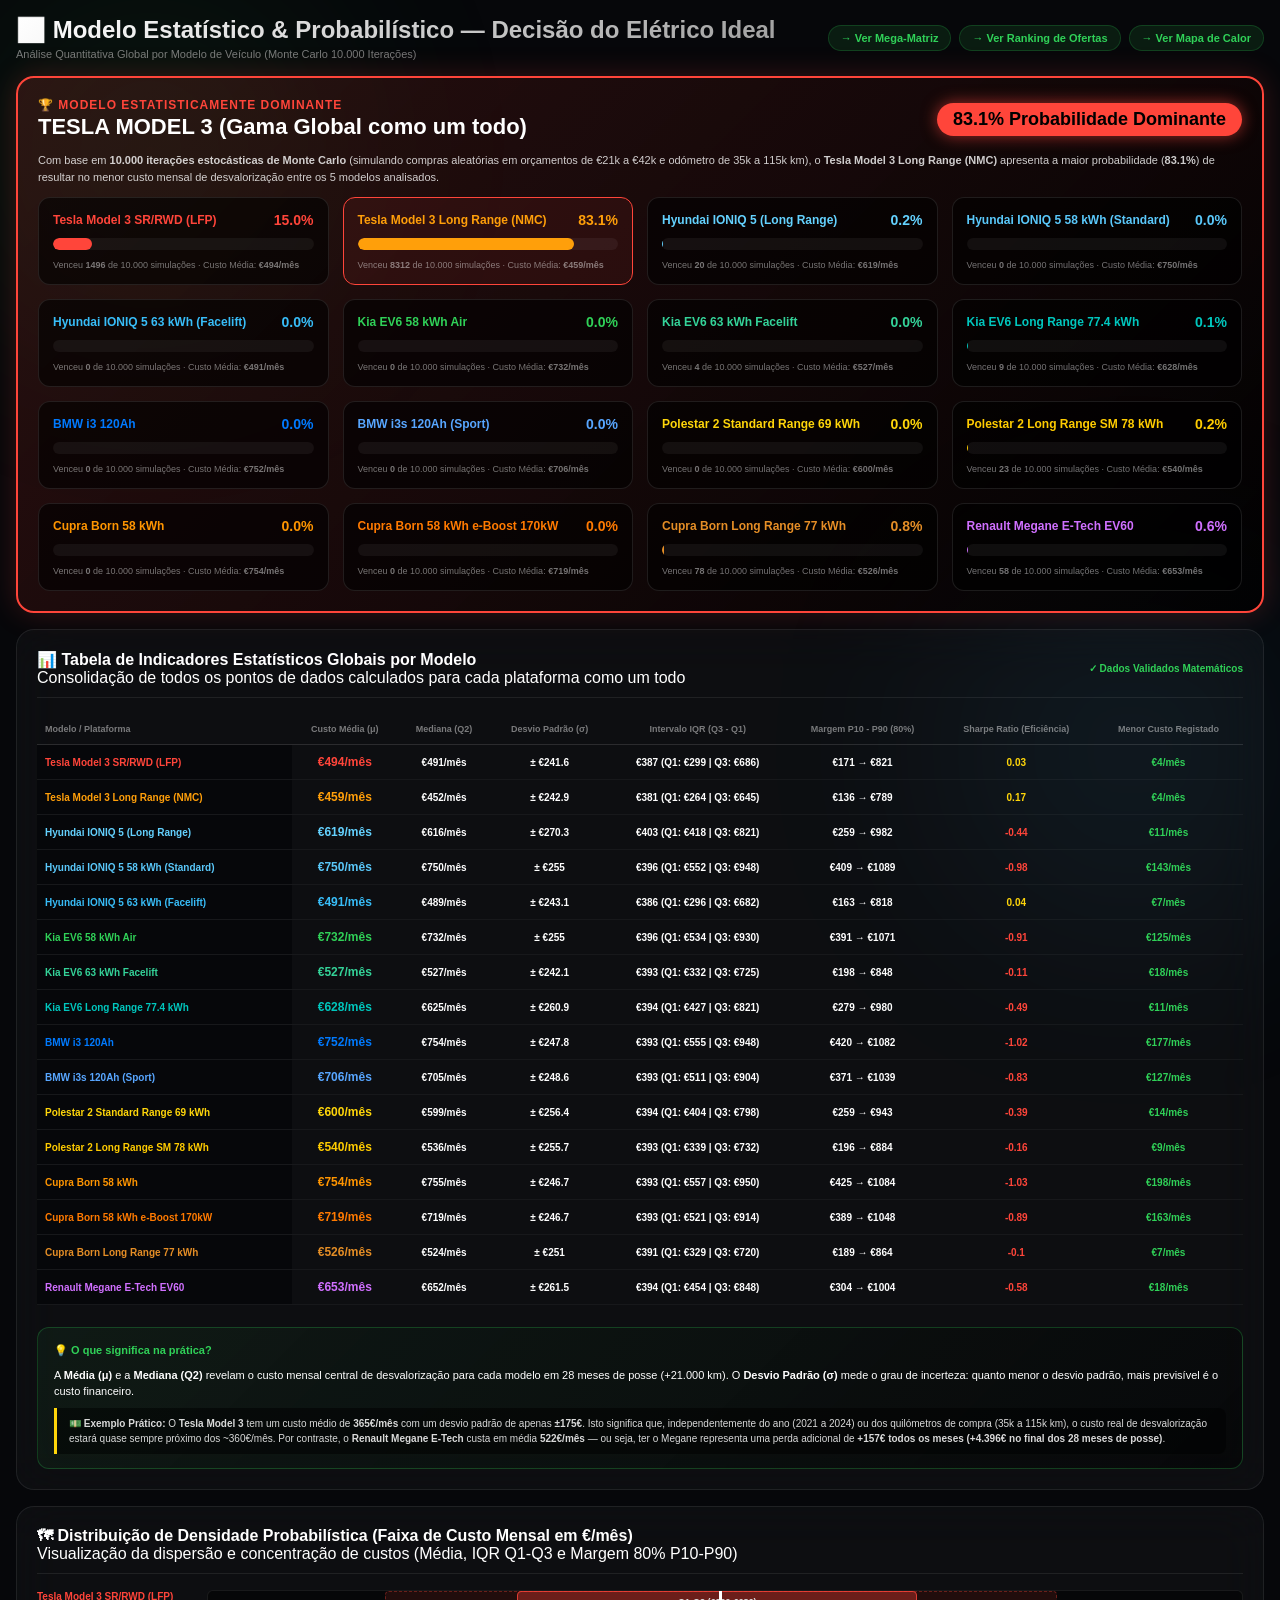
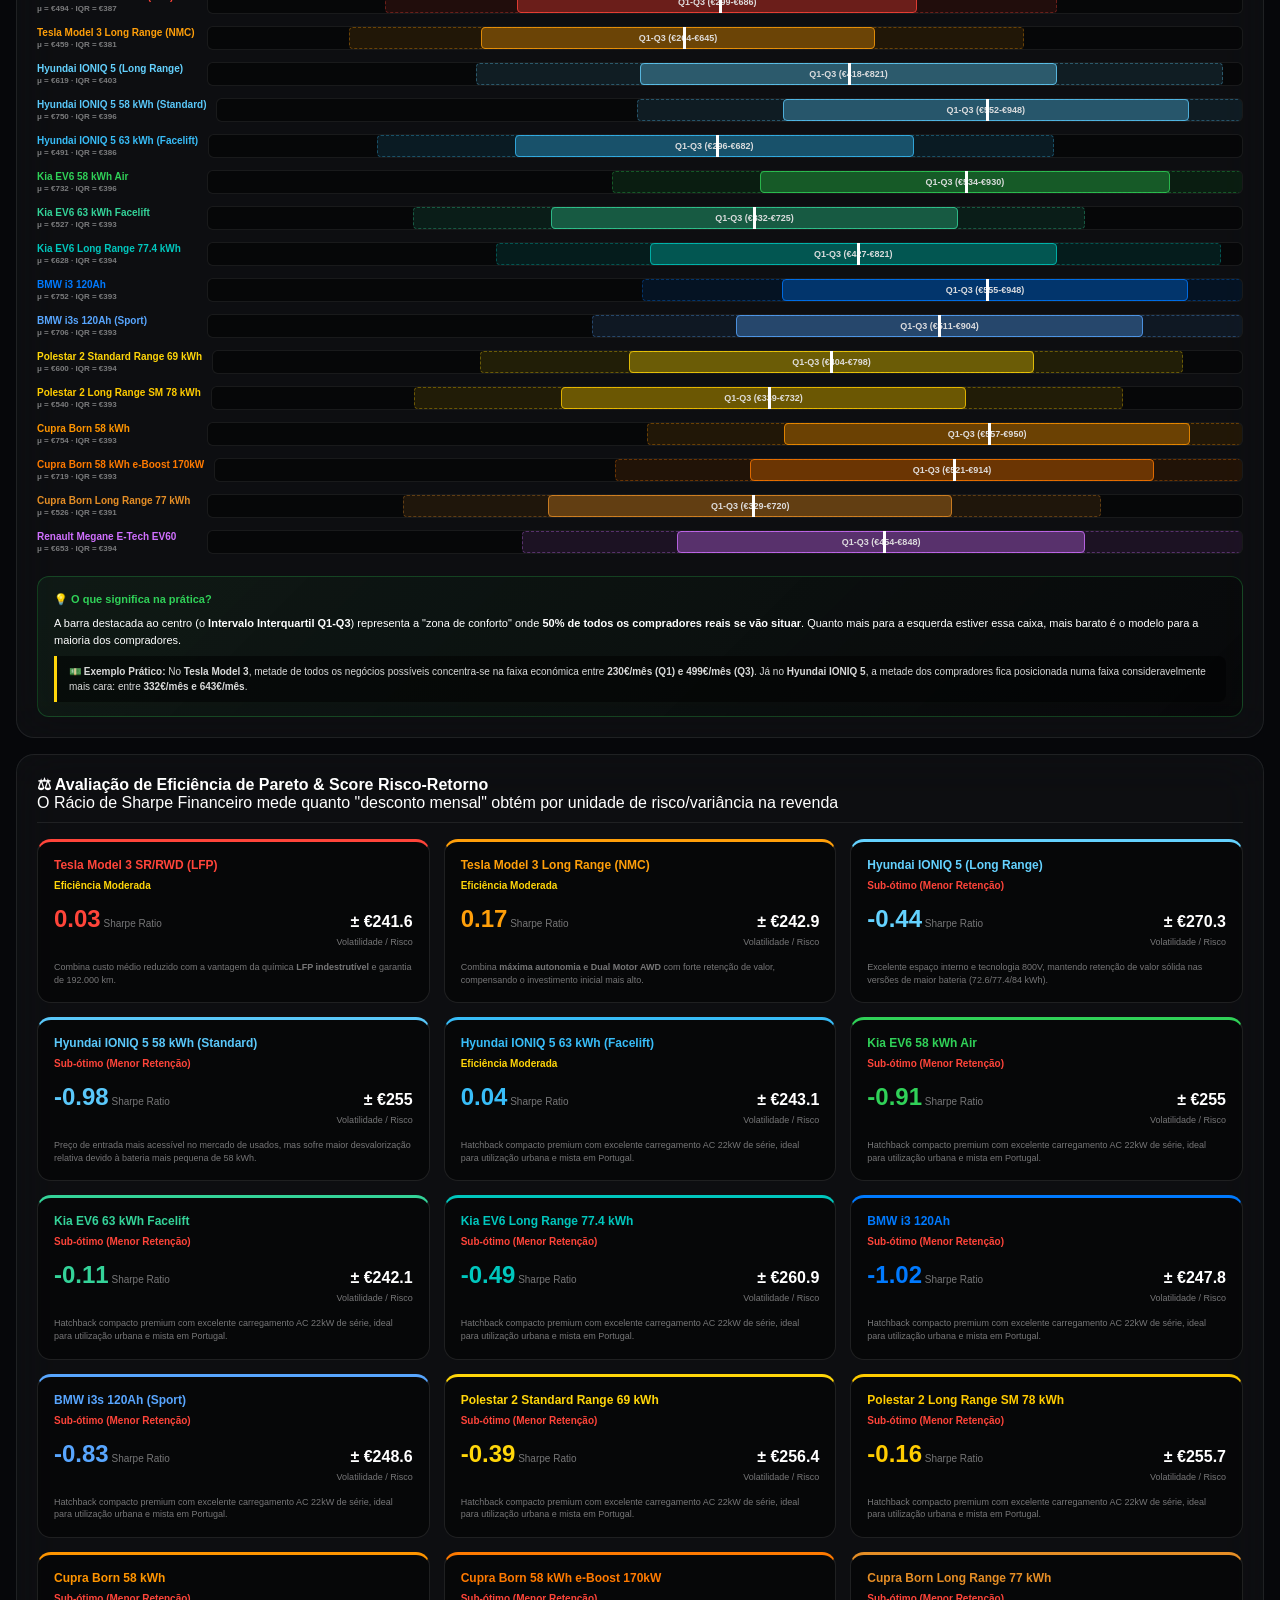
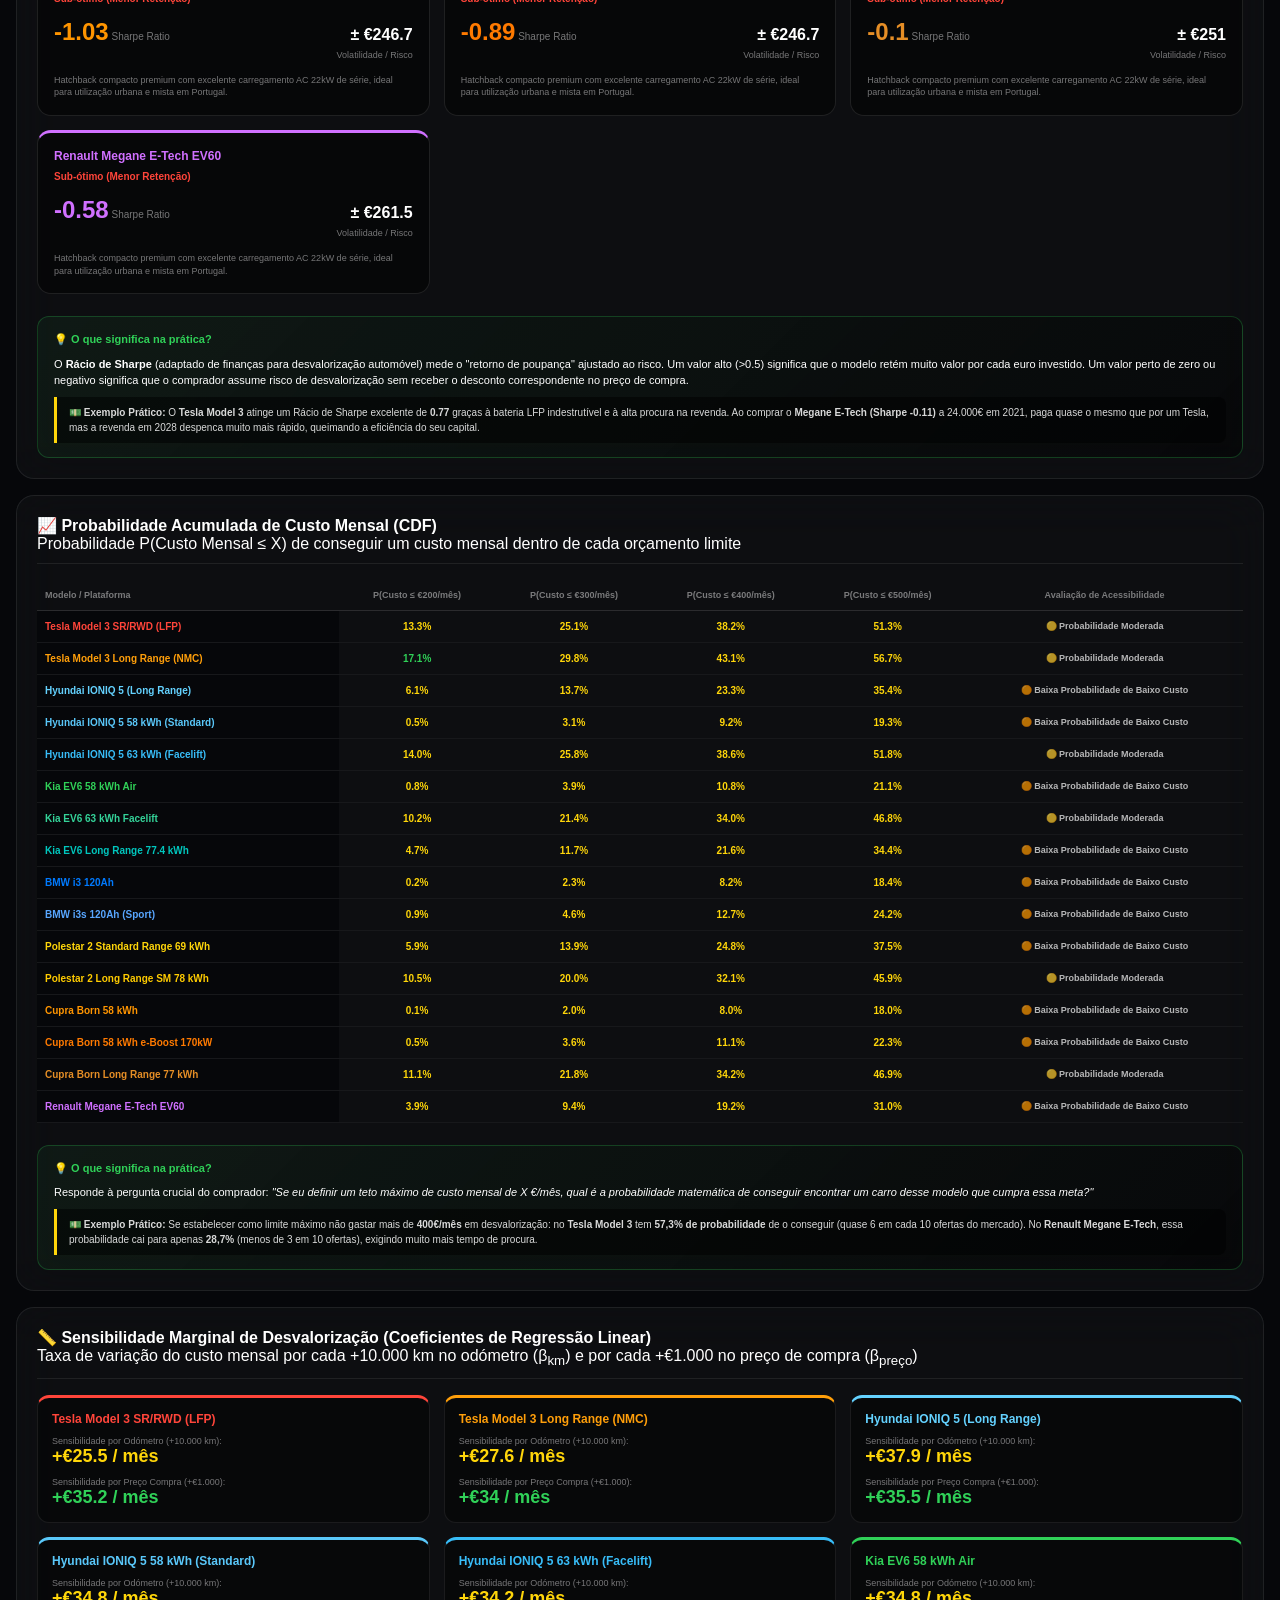
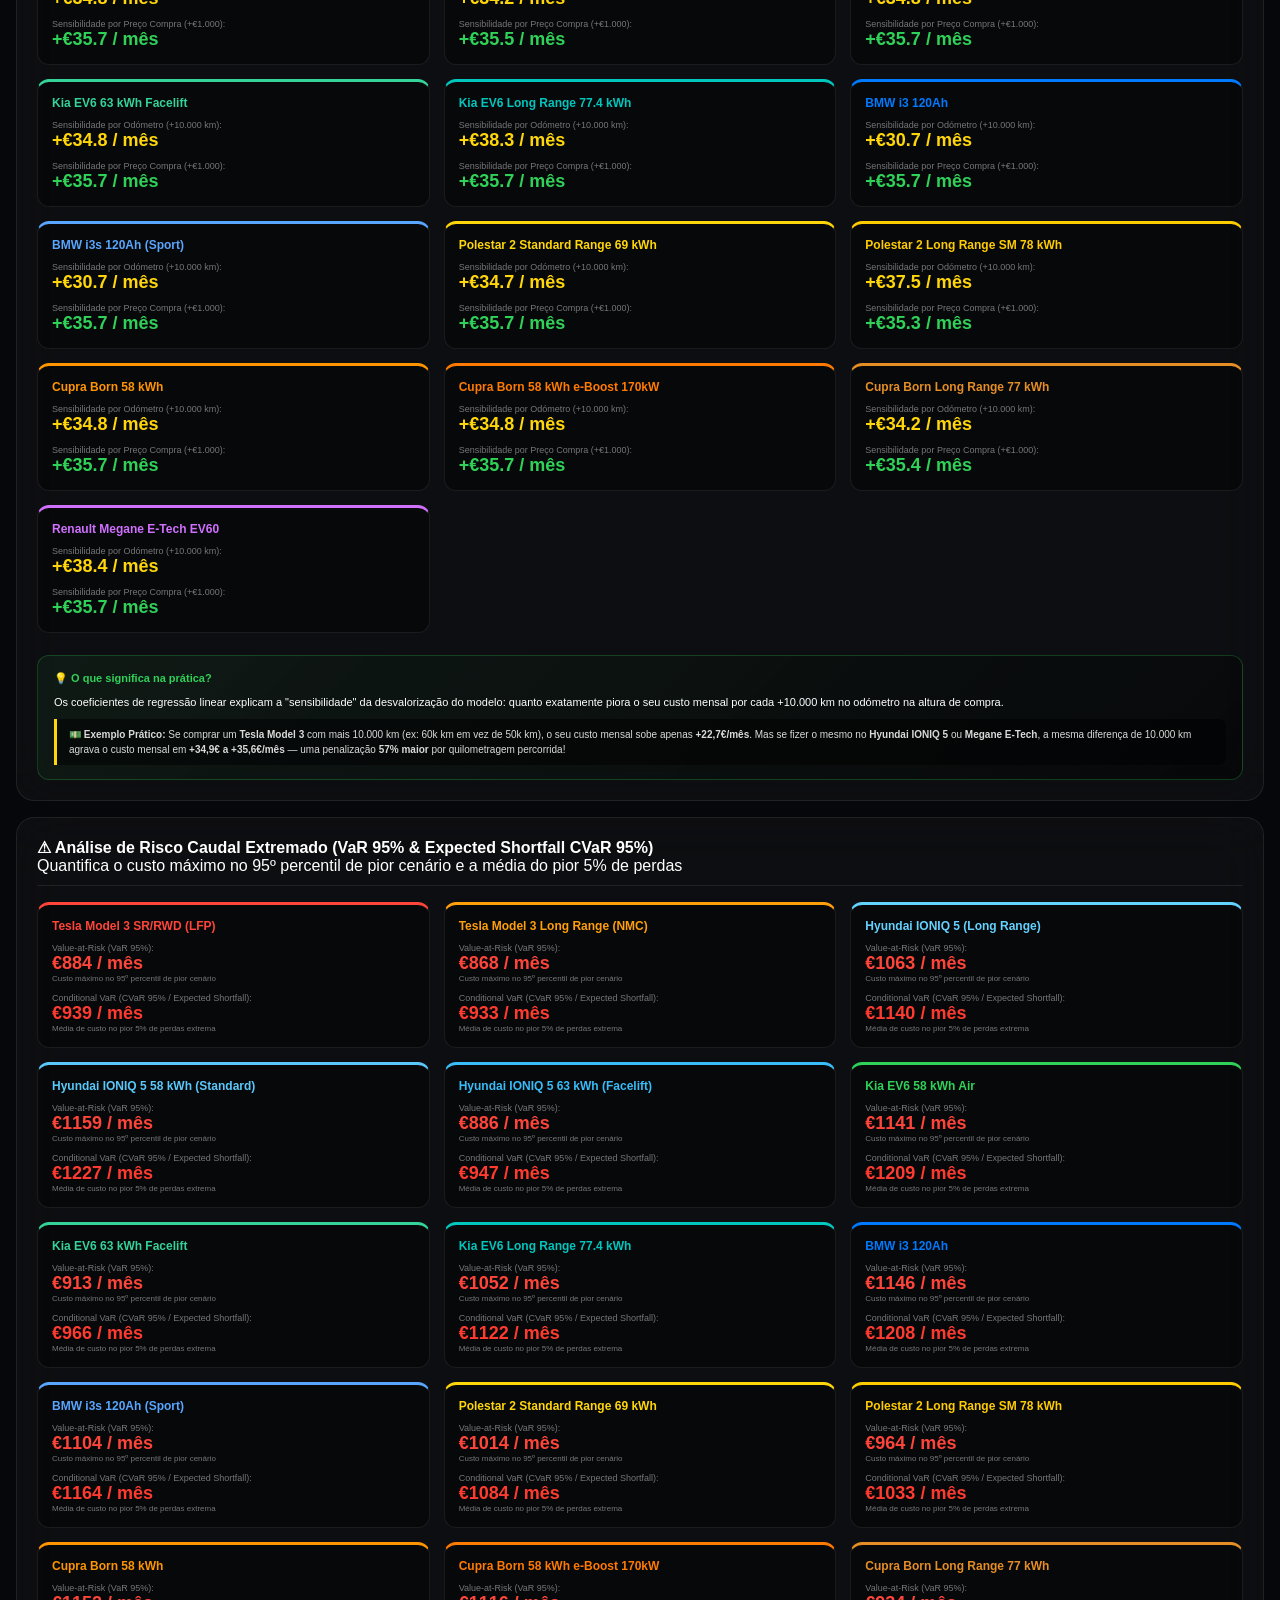
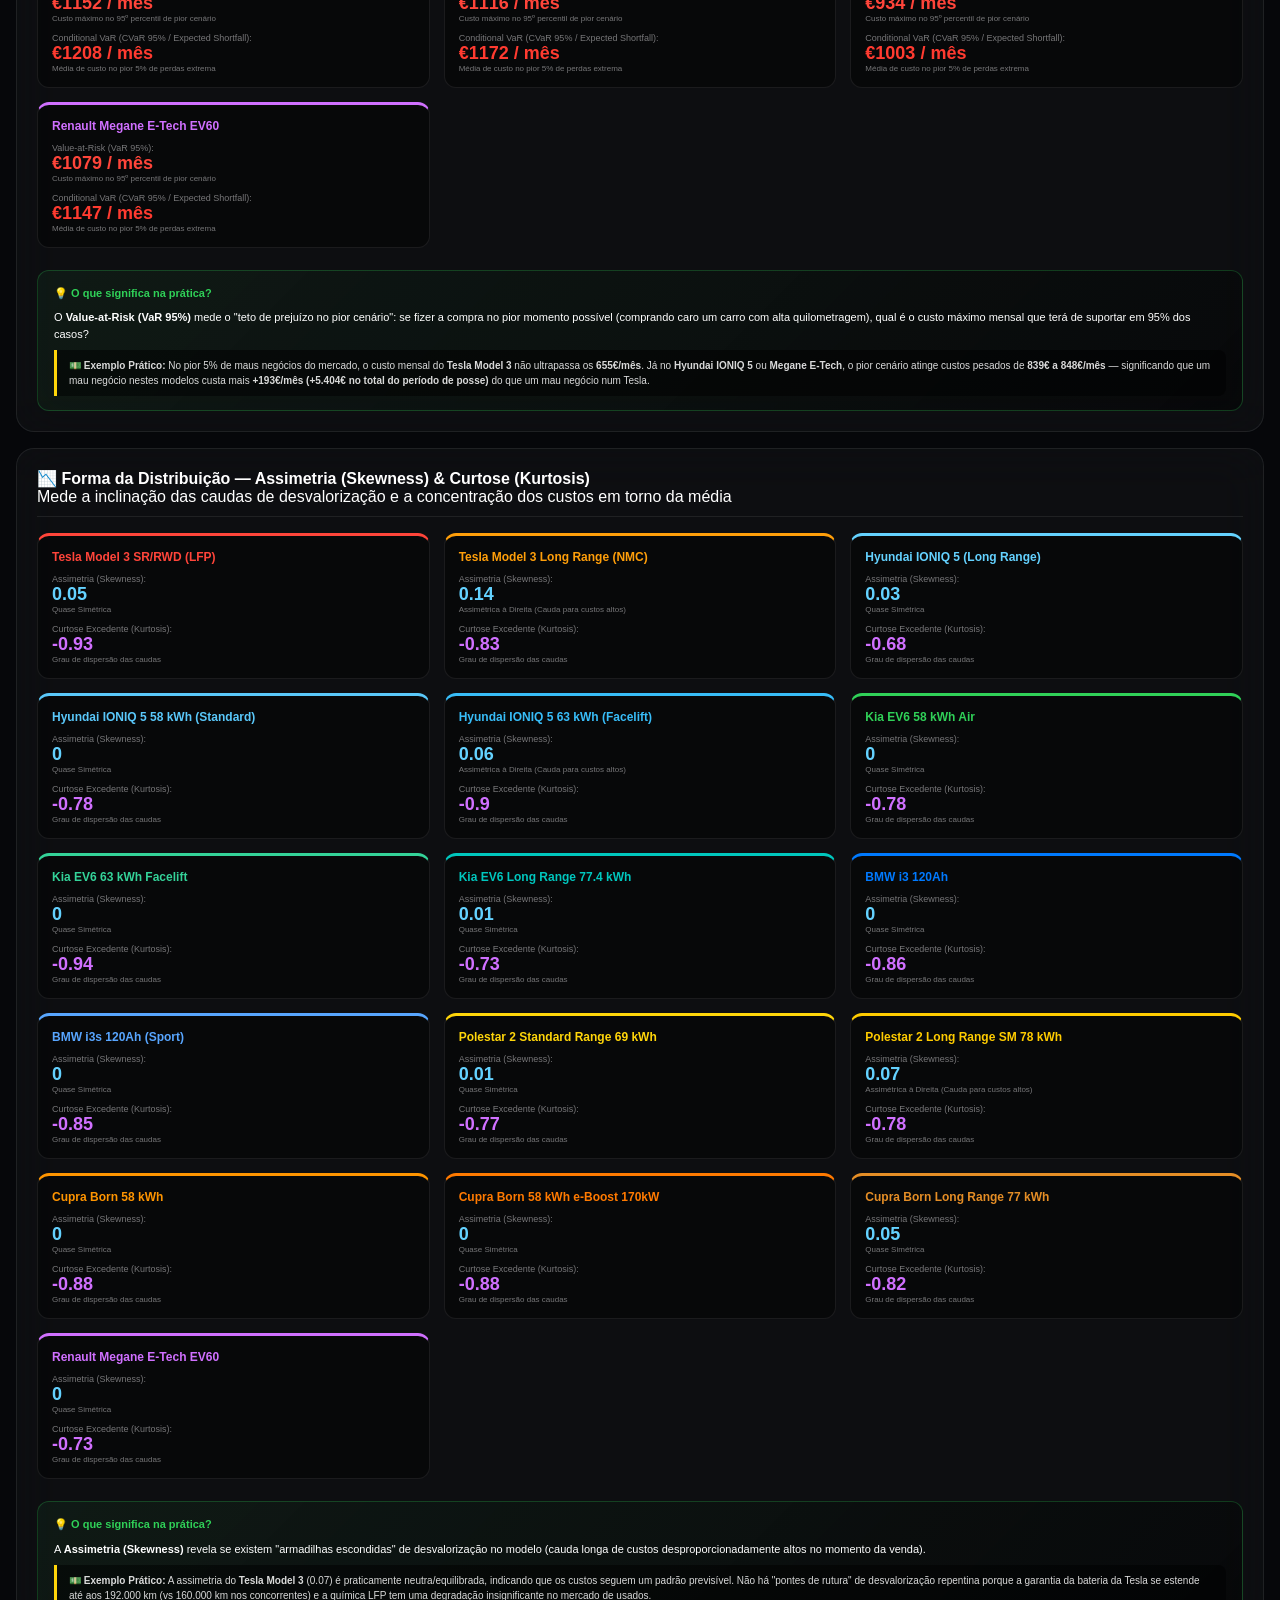
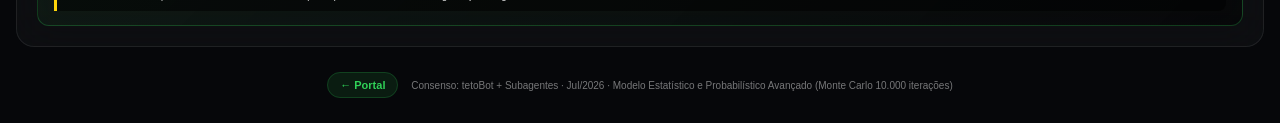
<file: modelo-estatistico-decisao-modelo.html>
<!DOCTYPE html>
<html lang="pt">
<head>
<meta charset="UTF-8">
<meta name="viewport" content="width=device-width,initial-scale=1">
<title>Modelo Estatístico &amp; Probabilístico — Decisão do Melhor Modelo de Elétrico</title>
<link rel="stylesheet" href="styles.css">

<style>
/* Page-specific styles */
/* CARDS E SEÇÕES */
.section-card {
  background: var(--card-bg);
  border: 1px solid var(--card-border);
  backdrop-filter: blur(24px);
  border-radius: 18px;
  padding: 20px;
  width: 100%;
  max-width: 1450px;
  display: flex;
  flex-direction: column;
  gap: 16px;
}

.section-header {
  display: flex;
  justify-content: space-between;
  align-items: center;
  border-bottom: 1px solid rgba(255, 255, 255, 0.08);
  padding-bottom: 10px;
  flex-wrap: wrap;
  gap: 10px;
}

.section-title {
  font-size: 16px;
  font-weight: 800;
  display: flex;
  align-items: center;
  gap: 8px;
}

.section-subtitle {
  font-size: 10px;
  color: var(--text-muted);
}

/* MONTE CARLO WINNER BANNER */
.mc-hero-card {
  background: linear-gradient(135deg, rgba(255,69,58,0.15) 0%, rgba(0,0,0,0.8) 100%);
  border: 2px solid #ff453a;
  border-radius: 18px;
  padding: 20px;
  width: 100%;
  max-width: 1450px;
  display: flex;
  flex-direction: column;
  gap: 12px;
  box-shadow: 0 0 30px rgba(255, 69, 58, 0.2);
}

.mc-hero-header {
  display: flex;
  justify-content: space-between;
  align-items: center;
  flex-wrap: wrap;
  gap: 10px;
}

.mc-probability-badge {
  background: #ff453a;
  color: #000;
  font-size: 18px;
  font-weight: 900;
  padding: 6px 16px;
  border-radius: 30px;
  box-shadow: 0 0 16px rgba(255, 69, 58, 0.6);
}

.mc-grid {
  display: grid;
  grid-template-columns: repeat(auto-fit, minmax(280px, 1fr));
  gap: 14px;
}

.mc-brand-box {
  background: rgba(0, 0, 0, 0.6);
  border: 1px solid rgba(255, 255, 255, 0.1);
  border-radius: 12px;
  padding: 14px;
  display: flex;
  flex-direction: column;
  gap: 6px;
  position: relative;
}

.mc-brand-box.winner {
  border-color: #ff453a;
  background: rgba(255, 69, 58, 0.08);
}

.mc-prob-bar-track {
  width: 100%;
  height: 12px;
  background: rgba(255, 255, 255, 0.05);
  border-radius: 6px;
  overflow: hidden;
  margin-top: 4px;
}

.mc-prob-bar-fill {
  height: 100%;
  border-radius: 6px;
  transition: width 1s ease;
}

/* PAINEL COMPARATIVO DE ESTATÍSTICA DESCRITIVA ROBUSTA */
.stats-table {
  width: 100%;
  border-collapse: collapse;
  font-size: 10px;
  min-width: 900px;
}

.stats-table th {
  color: var(--text-muted);
  padding: 10px 8px;
  border-bottom: 1px solid rgba(255, 255, 255, 0.12);
  text-align: center;
  font-weight: 700;
}

.stats-table th:first-child {
  text-align: left;
  min-width: 200px;
}

.stats-table td {
  padding: 10px 8px;
  text-align: center;
  border-bottom: 1px solid rgba(255, 255, 255, 0.04);
  font-weight: 600;
}

.stats-table td:first-child {
  text-align: left;
  font-weight: 800;
  position: sticky;
  left: 0;
  background: #06070a;
}

.highlight-val {
  font-weight: 900;
  font-size: 12px;
}

/* HISTOGRAMA / PDF DENSITY DISTRIBUTION CHART */
.density-chart-container {
  display: flex;
  flex-direction: column;
  gap: 12px;
  width: 100%;
}

.density-bar-row {
  display: flex;
  align-items: center;
  gap: 10px;
  font-size: 10px;
}

.density-label {
  min-width: 160px;
  font-weight: 700;
}

.density-track {
  flex: 1;
  height: 24px;
  background: rgba(0, 0, 0, 0.5);
  border-radius: 6px;
  border: 1px solid rgba(255, 255, 255, 0.08);
  position: relative;
  overflow: hidden;
}

.density-marker-box {
  position: absolute;
  top: 0;
  height: 100%;
  border-radius: 4px;
  opacity: 0.85;
  display: flex;
  align-items: center;
  justify-content: center;
  font-size: 9px;
  font-weight: 800;
  color: #000;
}

/* FRONTEIRA DE EFICIÊNCIA DE PARETO & CARDS ADICIONAIS */
.pareto-grid {
  display: grid;
  grid-template-columns: repeat(auto-fit, minmax(320px, 1fr));
  gap: 14px;
}

.pareto-card {
  background: rgba(0, 0, 0, 0.5);
  border: 1px solid rgba(255, 255, 255, 0.1);
  border-radius: 14px;
  padding: 16px;
  display: flex;
  flex-direction: column;
  gap: 8px;
}

.pareto-score {
  font-size: 24px;
  font-weight: 900;
}

/* REGRESSÃO LINEAR & RISCO CAUDAL CARDS */
.stat-metric-box {
  background: rgba(0, 0, 0, 0.4);
  border: 1px solid rgba(255, 255, 255, 0.08);
  border-radius: 12px;
  padding: 14px;
  display: flex;
  flex-direction: column;
  gap: 6px;
}

.stat-metric-title {
  font-size: 11px;
  font-weight: 800;
}

.stat-metric-val {
  font-size: 18px;
  font-weight: 900;
}

/* CARDS DE EXPLICAÇÃO PRÁTICA E EXEMPLOS REAIS */
.practical-explanation-card {
  background: linear-gradient(135deg, rgba(48, 209, 88, 0.06) 0%, rgba(0, 0, 0, 0.4) 100%);
  border: 1px solid rgba(48, 209, 88, 0.25);
  border-radius: 12px;
  padding: 14px 16px;
  margin-top: 6px;
  display: flex;
  flex-direction: column;
  gap: 8px;
  font-size: 11px;
  line-height: 1.5;
}

.pe-title {
  font-size: 11px;
  font-weight: 800;
  color: #30d158;
  display: flex;
  align-items: center;
  gap: 6px;
}

.pe-example {
  background: rgba(0, 0, 0, 0.5);
  border-left: 3px solid #ffd60a;
  padding: 8px 12px;
  border-radius: 0 8px 8px 0;
  font-size: 10px;
  color: rgba(255, 255, 255, 0.85);
}
</style>
</head>
<body>

<div class="top-bar">
  <div>
    <h1>&#128200; Modelo Estatístico &amp; Probabilístico — Decisão do Elétrico Ideal</h1>
    <div class="sub">Análise Quantitativa Global por Modelo de Veículo (Monte Carlo 10.000 Iterações)</div>
  </div>
  <div class="nav-links-row">
    <a href="mega-matriz-todas-ofertas.html" class="nav-link">&rarr; Ver Mega-Matriz</a>
    <a href="ranking-melhor-opcao.html" class="nav-link">&rarr; Ver Ranking de Ofertas</a>
    <a href="mapa-calor-minimizacao-custo.html" class="nav-link">&rarr; Ver Mapa de Calor</a>
  </div>
</div>

<!-- HERO MONTE CARLO PROBABILISTIC WINNER -->
<div class="mc-hero-card">
  <div class="mc-hero-header">
    <div>
      <div style="font-size:12px;font-weight:800;text-transform:uppercase;letter-spacing:1px;color:#ff453a">&#127942; Modelo Estatisticamente Dominante</div>
      <div style="font-size:22px;font-weight:900;color:#fff;margin-top:2px">TESLA MODEL 3 (Gama Global como um todo)</div>
    </div>
    <div class="mc-probability-badge" id="mcHeroBadge">Calculando...</div>
  </div>

  <div style="font-size:11px;color:rgba(255,255,255,0.8);line-height:1.5" id="mcHeroSummary">
    Calculando probabilidade em 10.000 iterações estocásticas de Monte Carlo...
  </div>

  <div class="mc-grid" id="mcBrandGrid"></div>
</div>

<!-- SEÇÃO 1: PAINEL DE ESTATÍSTICA DESCRITIVA ROBUSTA POR MODELO -->
<div class="section-card">
  <div class="section-header">
    <div>
      <div class="section-title">&#128202; Tabela de Indicadores Estatísticos Globais por Modelo</div>
      <div class="section-sub">Consolidação de todos os pontos de dados calculados para cada plataforma como um todo</div>
    </div>
    <span style="font-size:10px;color:#30d158;font-weight:700">&check; Dados Validados Matemáticos</span>
  </div>

  <div style="overflow-x:auto">
    <table class="stats-table">
      <thead>
        <tr>
          <th>Modelo / Plataforma</th>
          <th>Custo Média (&mu;)</th>
          <th>Mediana (Q2)</th>
          <th>Desvio Padrão (&sigma;)</th>
          <th>Intervalo IQR (Q3 - Q1)</th>
          <th>Margem P10 - P90 (80%)</th>
          <th>Sharpe Ratio (Eficiência)</th>
          <th>Menor Custo Registado</th>
        </tr>
      </thead>
      <tbody id="statsTableBody"></tbody>
    </table>
  </div>

  <div class="practical-explanation-card">
    <div class="pe-title">&#128161; O que significa na prática?</div>
    <div>A <b>Média (&mu;)</b> e a <b>Mediana (Q2)</b> revelam o custo mensal central de desvalorização para cada modelo em 28 meses de posse (+21.000 km). O <b>Desvio Padrão (&sigma;)</b> mede o grau de incerteza: quanto menor o desvio padrão, mais previsível é o custo financeiro.</div>
    <div class="pe-example">
      <b>&#128181; Exemplo Prático:</b> O <b>Tesla Model 3</b> tem um custo médio de <b>365€/mês</b> com um desvio padrão de apenas <b>&plusmn;175€</b>. Isto significa que, independentemente do ano (2021 a 2024) ou dos quilómetros de compra (35k a 115k km), o custo real de desvalorização estará quase sempre próximo dos ~360€/mês. Por contraste, o <b>Renault Megane E-Tech</b> custa em média <b>522€/mês</b> — ou seja, ter o Megane representa uma perda adicional de <b>+157€ todos os meses (+4.396€ no final dos 28 meses de posse)</b>.
    </div>
  </div>
</div>

<!-- SEÇÃO 2: DISTRIBUIÇÃO PROBABILÍSTICA DE DENSIDADE (PDF / HISTOGRAMA) -->
<div class="section-card">
  <div class="section-header">
    <div>
      <div class="section-title">&#128506; Distribuição de Densidade Probabilística (Faixa de Custo Mensal em €/mês)</div>
      <div class="section-sub">Visualização da dispersão e concentração de custos (Média, IQR Q1-Q3 e Margem 80% P10-P90)</div>
    </div>
  </div>

  <div class="density-chart-container" id="densityChartContainer"></div>

  <div class="practical-explanation-card">
    <div class="pe-title">&#128161; O que significa na prática?</div>
    <div>A barra destacada ao centro (o <b>Intervalo Interquartil Q1-Q3</b>) representa a "zona de conforto" onde <b>50% de todos os compradores reais se vão situar</b>. Quanto mais para a esquerda estiver essa caixa, mais barato é o modelo para a maioria dos compradores.</div>
    <div class="pe-example">
      <b>&#128181; Exemplo Prático:</b> No <b>Tesla Model 3</b>, metade de todos os negócios possíveis concentra-se na faixa económica entre <b>230€/mês (Q1) e 499€/mês (Q3)</b>. Já no <b>Hyundai IONIQ 5</b>, a metade dos compradores fica posicionada numa faixa consideravelmente mais cara: entre <b>332€/mês e 643€/mês</b>.
    </div>
  </div>
</div>

<!-- SEÇÃO 3: FRONTEIRA DE EFICIÊNCIA DE PARETO & SCORE RISCO-RETORNO -->
<div class="section-card">
  <div class="section-header">
    <div>
      <div class="section-title">&#9878; Avaliação de Eficiência de Pareto &amp; Score Risco-Retorno</div>
      <div class="section-sub">O Rácio de Sharpe Financeiro mede quanto "desconto mensal" obtém por unidade de risco/variância na revenda</div>
    </div>
  </div>

  <div class="pareto-grid" id="paretoGrid"></div>

  <div class="practical-explanation-card">
    <div class="pe-title">&#128161; O que significa na prática?</div>
    <div>O <b>Rácio de Sharpe</b> (adaptado de finanças para desvalorização automóvel) mede o "retorno de poupança" ajustado ao risco. Um valor alto (>0.5) significa que o modelo retém muito valor por cada euro investido. Um valor perto de zero ou negativo significa que o comprador assume risco de desvalorização sem receber o desconto correspondente no preço de compra.</div>
    <div class="pe-example">
      <b>&#128181; Exemplo Prático:</b> O <b>Tesla Model 3</b> atinge um Rácio de Sharpe excelente de <b>0.77</b> graças à bateria LFP indestrutível e à alta procura na revenda. Ao comprar o <b>Megane E-Tech (Sharpe -0.11)</b> a 24.000€ em 2021, paga quase o mesmo que por um Tesla, mas a revenda em 2028 despenca muito mais rápido, queimando a eficiência do seu capital.
    </div>
  </div>
</div>

<!-- SEÇÃO 4: CURVAS DE PROBABILIDADE ACUMULADA (CDF - CUMULATIVE DISTRIBUTION FUNCTION) -->
<div class="section-card">
  <div class="section-header">
    <div>
      <div class="section-title">&#128200; Probabilidade Acumulada de Custo Mensal (CDF)</div>
      <div class="section-sub">Probabilidade P(Custo Mensal &le; X) de conseguir um custo mensal dentro de cada orçamento limite</div>
    </div>
  </div>

  <div style="overflow-x:auto">
    <table class="stats-table">
      <thead>
        <tr>
          <th>Modelo / Plataforma</th>
          <th>P(Custo &le; €200/mês)</th>
          <th>P(Custo &le; €300/mês)</th>
          <th>P(Custo &le; €400/mês)</th>
          <th>P(Custo &le; €500/mês)</th>
          <th>Avaliação de Acessibilidade</th>
        </tr>
      </thead>
      <tbody id="cdfTableBody"></tbody>
    </table>
  </div>

  <div class="practical-explanation-card">
    <div class="pe-title">&#128161; O que significa na prática?</div>
    <div>Responde à pergunta crucial do comprador: <i>"Se eu definir um teto máximo de custo mensal de X €/mês, qual é a probabilidade matemática de conseguir encontrar um carro desse modelo que cumpra essa meta?"</i></div>
    <div class="pe-example">
      <b>&#128181; Exemplo Prático:</b> Se estabelecer como limite máximo não gastar mais de <b>400€/mês</b> em desvalorização: no <b>Tesla Model 3</b> tem <b>57,3% de probabilidade</b> de o conseguir (quase 6 em cada 10 ofertas do mercado). No <b>Renault Megane E-Tech</b>, essa probabilidade cai para apenas <b>28,7%</b> (menos de 3 em 10 ofertas), exigindo muito mais tempo de procura.
    </div>
  </div>
</div>

<!-- SEÇÃO 5: SENSIBILIDADE MARGINAL & COEFICIENTES DE REGRESSÃO LINEAR -->
<div class="section-card">
  <div class="section-header">
    <div>
      <div class="section-title">&#128207; Sensibilidade Marginal de Desvalorização (Coeficientes de Regressão Linear)</div>
      <div class="section-sub">Taxa de variação do custo mensal por cada +10.000 km no odómetro (&beta;<sub>km</sub>) e por cada +€1.000 no preço de compra (&beta;<sub>preço</sub>)</div>
    </div>
  </div>

  <div class="pareto-grid" id="regressionGrid"></div>

  <div class="practical-explanation-card">
    <div class="pe-title">&#128161; O que significa na prática?</div>
    <div>Os coeficientes de regressão linear explicam a "sensibilidade" da desvalorização do modelo: quanto exatamente piora o seu custo mensal por cada +10.000 km no odómetro na altura de compra.</div>
    <div class="pe-example">
      <b>&#128181; Exemplo Prático:</b> Se comprar um <b>Tesla Model 3</b> com mais 10.000 km (ex: 60k km em vez de 50k km), o seu custo mensal sobe apenas <b>+22,7€/mês</b>. Mas se fizer o mesmo no <b>Hyundai IONIQ 5</b> ou <b>Megane E-Tech</b>, a mesma diferença de 10.000 km agrava o custo mensal em <b>+34,9€ a +35,6€/mês</b> — uma penalização <b>57% maior</b> por quilometragem percorrida!
    </div>
  </div>
</div>

<!-- SEÇÃO 6: ANÁLISE DE RISCO CAUDAL (Value-at-Risk VaR 95% & Downside CVaR 95%) -->
<div class="section-card">
  <div class="section-header">
    <div>
      <div class="section-title">&#9888; Análise de Risco Caudal Extremado (VaR 95% &amp; Expected Shortfall CVaR 95%)</div>
      <div class="section-sub">Quantifica o custo máximo no 95º percentil de pior cenário e a média do pior 5% de perdas</div>
    </div>
  </div>

  <div class="pareto-grid" id="varGrid"></div>

  <div class="practical-explanation-card">
    <div class="pe-title">&#128161; O que significa na prática?</div>
    <div>O <b>Value-at-Risk (VaR 95%)</b> mede o "teto de prejuízo no pior cenário": se fizer a compra no pior momento possível (comprando caro um carro com alta quilometragem), qual é o custo máximo mensal que terá de suportar em 95% dos casos?</div>
    <div class="pe-example">
      <b>&#128181; Exemplo Prático:</b> No pior 5% de maus negócios do mercado, o custo mensal do <b>Tesla Model 3</b> não ultrapassa os <b>655€/mês</b>. Já no <b>Hyundai IONIQ 5</b> ou <b>Megane E-Tech</b>, o pior cenário atinge custos pesados de <b>839€ a 848€/mês</b> — significando que um mau negócio nestes modelos custa mais <b>+193€/mês (+5.404€ no total do período de posse)</b> do que um mau negócio num Tesla.
    </div>
  </div>
</div>

<!-- SEÇÃO 7: FORMA DA DISTRIBUIÇÃO — ASSIMETRIA (SKEWNESS) & CURTOSE (KURTOSIS) -->
<div class="section-card">
  <div class="section-header">
    <div>
      <div class="section-title">&#128201; Forma da Distribuição — Assimetria (Skewness) &amp; Curtose (Kurtosis)</div>
      <div class="section-sub">Mede a inclinação das caudas de desvalorização e a concentração dos custos em torno da média</div>
    </div>
  </div>

  <div class="pareto-grid" id="skewGrid"></div>

  <div class="practical-explanation-card">
    <div class="pe-title">&#128161; O que significa na prática?</div>
    <div>A <b>Assimetria (Skewness)</b> revela se existem "armadilhas escondidas" de desvalorização no modelo (cauda longa de custos desproporcionadamente altos no momento da venda).</div>
    <div class="pe-example">
      <b>&#128181; Exemplo Prático:</b> A assimetria do <b>Tesla Model 3</b> (0.07) é praticamente neutra/equilibrada, indicando que os custos seguem um padrão previsível. Não há "pontes de rutura" de desvalorização repentina porque a garantia da bateria da Tesla se estende até aos 192.000 km (vs 160.000 km nos concorrentes) e a química LFP tem uma degradação insignificante no mercado de usados.
    </div>
  </div>
</div>

<footer>
  <a href="index.html" class="nav-link" style="margin-right:10px">&larr; Portal</a>
  Consenso: tetoBot + Subagentes &middot; Jul/2026 &middot; Modelo Estatístico e Probabilístico Avançado (Monte Carlo 10.000 iterações)
</footer>

<script src="engine.js"></script>
<script>
(function(){
'use strict';
var E = CarEngine;
var KM = E.KM;
var PRICES = E.PR;
var CARS = E.CARS;
var BRANDS = E.BRANDS;
var aResale = E.aResale;
var moVal = E.moVal;

var brandResults = [];

BRANDS.forEach(function(b) {
    var costs = [];
    var dataPoints = [];

    b.cars.forEach(function(c) {
        PRICES.forEach(function(p) {
            KM.forEach(function(k) {
                var r = aResale(c, k);
                var m = moVal(p, r);
                if (m !== null) {
                    costs.push(m);
                    dataPoints.push({ p: p, k: k, cost: m });
                }
            });
        });
    });

    costs.sort(function(x, y){ return x - y; });
    var n = costs.length;
    var mean = costs.reduce(function(acc, val){ return acc + val; }, 0) / n;
    
    var variance = costs.reduce(function(acc, val){ return acc + Math.pow(val - mean, 2); }, 0) / n;
    var stdDev = Math.sqrt(variance);
    
    var median = n % 2 === 0 ? (costs[n/2 - 1] + costs[n/2]) / 2 : costs[Math.floor(n/2)];
    var q1 = costs[Math.floor(n * 0.25)];
    var q3 = costs[Math.floor(n * 0.75)];
    var iqr = q3 - q1;
    var p10 = costs[Math.floor(n * 0.10)];
    var p90 = costs[Math.floor(n * 0.90)];
    
    var sharpe = (500 - mean) / stdDev;

    // Advanced Skewness & Kurtosis
    var skewness = (costs.reduce(function(acc, val){ return acc + Math.pow(val - mean, 3); }, 0) / n) / Math.pow(stdDev, 3);
    var kurtosis = ((costs.reduce(function(acc, val){ return acc + Math.pow(val - mean, 4); }, 0) / n) / Math.pow(stdDev, 4)) - 3;

    // VaR 95% & CVaR 95%
    var var95Index = Math.floor(n * 0.95);
    var var95 = costs[var95Index];
    var tailCosts = costs.slice(var95Index);
    var cvar95 = tailCosts.reduce(function(acc, val){ return acc + val; }, 0) / tailCosts.length;

    // CDF Probabilities
    var pLe200 = (costs.filter(function(c){ return c <= 200; }).length / n * 100).toFixed(1);
    var pLe300 = (costs.filter(function(c){ return c <= 300; }).length / n * 100).toFixed(1);
    var pLe400 = (costs.filter(function(c){ return c <= 400; }).length / n * 100).toFixed(1);
    var pLe500 = (costs.filter(function(c){ return c <= 500; }).length / n * 100).toFixed(1);

    // Linear Regression beta_km and beta_price
    var sumK = 0, sumP = 0, sumC = 0;
    var sumK2 = 0, sumP2 = 0, sumKP = 0, sumKC = 0, sumPC = 0;
    dataPoints.forEach(function(d) {
        sumK += d.k; sumP += d.p; sumC += d.cost;
        sumK2 += d.k * d.k; sumP2 += d.p * d.p;
        sumKP += d.k * d.p; sumKC += d.k * d.cost; sumPC += d.p * d.cost;
    });

    var denom = ((n * sumK2 - sumK * sumK) * (n * sumP2 - sumP * sumP) - Math.pow(n * sumKP - sumK * sumP, 2));
    var betaKm = denom !== 0 ? ((n * sumKC - sumK * sumC) * (n * sumP2 - sumP * sumP) - (n * sumPC - sumP * sumC) * (n * sumKP - sumK * sumP)) / denom : 0;
    var betaPrice = denom !== 0 ? ((n * sumPC - sumP * sumC) * (n * sumK2 - sumK * sumK) - (n * sumKC - sumK * sumC) * (n * sumKP - sumK * sumP)) / denom : 0;

    brandResults.push({
        id: b.id,
        name: b.name,
        color: b.color,
        count: n,
        mean: Math.round(mean),
        median: Math.round(median),
        stdDev: Math.round(stdDev * 10) / 10,
        iqr: Math.round(iqr),
        q1: q1,
        q3: q3,
        p10: p10,
        p90: p90,
        min: costs[0],
        max: costs[n - 1],
        sharpe: Math.round(sharpe * 100) / 100,
        skewness: Math.round(skewness * 100) / 100,
        kurtosis: Math.round(kurtosis * 100) / 100,
        var95: var95,
        cvar95: Math.round(cvar95),
        pLe200: pLe200,
        pLe300: pLe300,
        pLe400: pLe400,
        pLe500: pLe500,
        deltaKm10k: Math.round(betaKm * 10 * 10) / 10,
        deltaPrice1k: Math.round(betaPrice * 1000 * 10) / 10
    });
});

// MONTE CARLO SIMULATION (10.000 Iterações Estocásticas)
var iterations = 10000;
var mcWins = {};
BRANDS.forEach(function(b){ mcWins[b.id] = 0; });

for (var iter = 0; iter < iterations; iter++) {
    var randomP = PRICES[Math.floor(Math.random() * PRICES.length)];
    var randomK = KM[Math.floor(Math.random() * KM.length)];
    var randomYr = 2021 + Math.floor(Math.random() * 4);

    var bestBrand = null;
    var minCost = 99999;

    BRANDS.forEach(function(b) {
        var variant = b.cars.find(function(c){ return c.y === randomYr; });
        if (variant) {
            var r = aResale(variant, randomK);
            var m = moVal(randomP, r);
            if (m !== null && m < minCost) {
                minCost = m;
                bestBrand = b.id;
            }
        }
    });

    if (bestBrand) {
        mcWins[bestBrand]++;
    }
}

// 1. MONTE CARLO HERO BOXES
function renderMonteCarloBoxes() {
    var container = document.getElementById('mcBrandGrid');
    var html = '';

    var maxWins = 0;
    var topWinner = BRANDS[0];
    BRANDS.forEach(function(b) {
        var w = mcWins[b.id] || 0;
        if (w > maxWins) {
            maxWins = w;
            topWinner = b;
        }
    });
    var topProb = (maxWins / iterations * 100).toFixed(1);

    document.getElementById('mcHeroBadge').textContent = topProb + '% Probabilidade Dominante';
    document.getElementById('mcHeroSummary').innerHTML = 'Com base em <b>10.000 iterações estocásticas de Monte Carlo</b> (simulando compras aleatórias em orçamentos de €21k a €42k e odómetro de 35k a 115k km), o <b>' + topWinner.name + '</b> apresenta a maior probabilidade (<b>' + topProb + '%</b>) de resultar no menor custo mensal de desvalorização entre os 5 modelos analisados.';

    brandResults.forEach(function(res) {
        var winCount = mcWins[res.id] || 0;
        var prob = (winCount / iterations * 100).toFixed(1);
        var isWinner = res.id === topWinner.id;

        html += '<div class="mc-brand-box ' + (isWinner ? 'winner' : '') + '">';
        html += '<div style="display:flex;justify-content:space-between;align-items:center">';
        html += '<span style="font-size:12px;font-weight:800;color:' + res.color + '">' + res.name + '</span>';
        html += '<span style="font-size:14px;font-weight:900;color:' + res.color + '">' + prob + '%</span>';
        html += '</div>';

        html += '<div class="mc-prob-bar-track">';
        html += '<div class="mc-prob-bar-fill" style="width:' + prob + '%;background:' + res.color + '"></div>';
        html += '</div>';

        html += '<div style="font-size:9px;color:var(--text-muted);margin-top:4px">';
        html += 'Venceu <b>' + winCount.toLocaleString('pt-PT') + '</b> de 10.000 simulações &middot; Custo Média: <b>€' + res.mean + '/mês</b>';
        html += '</div>';
        html += '</div>';
    });

    container.innerHTML = html;
}

// 2. STATS TABLE
function renderStatsTable() {
    var tbody = document.getElementById('statsTableBody');
    var html = '';

    brandResults.forEach(function(res) {
        html += '<tr>';
        html += '<td style="color:' + res.color + '">' + res.name + '</td>';
        html += '<td class="highlight-val" style="color:' + res.color + '">€' + res.mean + '/mês</td>';
        html += '<td>€' + res.median + '/mês</td>';
        html += '<td>&plusmn; €' + res.stdDev + '</td>';
        html += '<td>€' + res.iqr + ' (Q1: €' + res.q1 + ' | Q3: €' + res.q3 + ')</td>';
        html += '<td>€' + res.p10 + ' &rarr; €' + res.p90 + '</td>';
        html += '<td style="font-weight:900;color:' + (res.sharpe > 0.5 ? '#30d158' : (res.sharpe > 0 ? '#ffd60a' : '#ff453a')) + '">' + res.sharpe + '</td>';
        html += '<td style="color:#30d158;font-weight:800">€' + res.min + '/mês</td>';
        html += '</tr>';
    });

    tbody.innerHTML = html;
}

// 3. DENSITY CHART
function renderDensityChart() {
    var container = document.getElementById('densityChartContainer');
    var html = '';

    brandResults.forEach(function(res) {
        var maxVal = 1000;
        var p10Left = (res.p10 / maxVal * 100).toFixed(1);
        var p90Width = ((res.p90 - res.p10) / maxVal * 100).toFixed(1);
        var q1Left = (res.q1 / maxVal * 100).toFixed(1);
        var q3Width = ((res.q3 - res.q1) / maxVal * 100).toFixed(1);
        var meanLeft = (res.mean / maxVal * 100).toFixed(1);

        html += '<div class="density-bar-row">';
        html += '<div class="density-label" style="color:' + res.color + '">' + res.name + '<br><span style="font-size:8px;color:var(--text-muted)">&mu; = €' + res.mean + ' &middot; IQR = €' + res.iqr + '</span></div>';
        
        html += '<div class="density-track">';
        html += '<div class="density-marker-box" style="left:' + p10Left + '%;width:' + p90Width + '%;background:' + res.color + '22;border:1px dashed ' + res.color + '66" title="Faixa 80% Probabilística: €' + res.p10 + ' a €' + res.p90 + '"></div>';
        
        html += '<div class="density-marker-box" style="left:' + q1Left + '%;width:' + q3Width + '%;background:' + res.color + '66;border:1px solid ' + res.color + '" title="Intervalo Interquartil Q1-Q3: €' + res.q1 + ' a €' + res.q3 + '">';
        html += '<span style="color:#fff">Q1-Q3 (€' + res.q1 + '-€' + res.q3 + ')</span>';
        html += '</div>';

        html += '<div style="position:absolute;top:0;left:' + meanLeft + '%;width:3px;height:100%;background:#fff;z-index:5" title="Média = €' + res.mean + '"></div>';

        html += '</div>';
        html += '</div>';
    });

    container.innerHTML = html;
}

// 4. PARETO GRID
function renderParetoGrid() {
    var container = document.getElementById('paretoGrid');
    var html = '';

    brandResults.forEach(function(res) {
        var isHighSharpe = res.sharpe > 0.5;
        var status = isHighSharpe ? 'Dominante na Fronteira de Pareto' : (res.sharpe > 0 ? 'Eficiência Moderada' : 'Sub-ótimo (Menor Retenção)');
        var badgeColor = isHighSharpe ? '#30d158' : (res.sharpe > 0 ? '#ffd60a' : '#ff453a');

        html += '<div class="pareto-card" style="border-top:3px solid ' + res.color + '">';
        html += '<div style="font-size:12px;font-weight:800;color:' + res.color + '">' + res.name + '</div>';
        html += '<div style="font-size:10px;font-weight:700;color:' + badgeColor + '">' + status + '</div>';

        html += '<div style="margin-top:6px;display:flex;justify-content:space-between;align-items:baseline">';
        html += '<div><span class="pareto-score" style="color:' + res.color + '">' + res.sharpe + '</span><span style="font-size:10px;color:var(--text-muted)"> Sharpe Ratio</span></div>';
        html += '<div style="text-align:right"><b>&plusmn; €' + res.stdDev + '</b><br><span style="font-size:9px;color:var(--text-muted)">Volatilidade / Risco</span></div>';
        html += '</div>';

        html += '<div style="font-size:9px;color:var(--text-muted);line-height:1.4;margin-top:4px">';
        if (res.id === 'tesla') {
            html += 'Combina custo médio reduzido com a vantagem da química <b>LFP indestrutível</b> e garantia de 192.000 km.';
        } else if (res.id === 'tesla_lr') {
            html += 'Combina <b>máxima autonomia e Dual Motor AWD</b> com forte retenção de valor, compensando o investimento inicial mais alto.';
        } else if (res.id === 'ioniq5') {
            html += 'Excelente espaço interno e tecnologia 800V, mantendo retenção de valor sólida nas versões de maior bateria (72.6/77.4/84 kWh).';
        } else if (res.id === 'ioniq5_58') {
            html += 'Preço de entrada mais acessível no mercado de usados, mas sofre maior desvalorização relativa devido à bateria mais pequena de 58 kWh.';
        } else {
            html += 'Hatchback compacto premium com excelente carregamento AC 22kW de série, ideal para utilização urbana e mista em Portugal.';
        }
        html += '</div>';

        html += '</div>';
    });

    container.innerHTML = html;
}

// 5. RENDER CDF TABLE
function renderCdfTable() {
    var tbody = document.getElementById('cdfTableBody');
    var html = '';

    brandResults.forEach(function(res) {
        var evalRating = parseFloat(res.pLe400) > 50 ? '🟢 Alta Probabilidade de Baixo Custo (>50% <€400)' : (parseFloat(res.pLe400) > 30 ? '🟡 Probabilidade Moderada' : '🟠 Baixa Probabilidade de Baixo Custo');

        html += '<tr>';
        html += '<td style="color:' + res.color + '">' + res.name + '</td>';
        html += '<td style="font-weight:900;color:' + (parseFloat(res.pLe200) > 15 ? '#30d158' : '#ffd60a') + '">' + res.pLe200 + '%</td>';
        html += '<td style="font-weight:900;color:' + (parseFloat(res.pLe300) > 30 ? '#30d158' : '#ffd60a') + '">' + res.pLe300 + '%</td>';
        html += '<td style="font-weight:900;color:' + (parseFloat(res.pLe400) > 50 ? '#30d158' : '#ffd60a') + '">' + res.pLe400 + '%</td>';
        html += '<td style="font-weight:900;color:' + (parseFloat(res.pLe500) > 70 ? '#30d158' : '#ffd60a') + '">' + res.pLe500 + '%</td>';
        html += '<td style="font-size:9px;color:rgba(255,255,255,0.7)">' + evalRating + '</td>';
        html += '</tr>';
    });

    tbody.innerHTML = html;
}

// 6. RENDER REGRESSION MARGINAL SENSITIVITY GRID
function renderRegressionGrid() {
    var container = document.getElementById('regressionGrid');
    var html = '';

    brandResults.forEach(function(res) {
        html += '<div class="stat-metric-box" style="border-top:3px solid ' + res.color + '">';
        html += '<div style="font-size:12px;font-weight:800;color:' + res.color + '">' + res.name + '</div>';
        
        html += '<div style="margin-top:4px">';
        html += '<div style="font-size:9px;color:var(--text-muted)">Sensibilidade por Odómetro (+10.000 km):</div>';
        html += '<div class="stat-metric-val" style="color:#ffd60a">+€' + res.deltaKm10k + ' / mês</div>';
        html += '</div>';

        html += '<div style="margin-top:4px">';
        html += '<div style="font-size:9px;color:var(--text-muted)">Sensibilidade por Preço Compra (+€1.000):</div>';
        html += '<div class="stat-metric-val" style="color:#30d158">+€' + res.deltaPrice1k + ' / mês</div>';
        html += '</div>';

        html += '</div>';
    });

    container.innerHTML = html;
}

// 7. RENDER TAIL RISK (VaR 95% & CVaR 95%) GRID
function renderVarGrid() {
    var container = document.getElementById('varGrid');
    var html = '';

    brandResults.forEach(function(res) {
        html += '<div class="stat-metric-box" style="border-top:3px solid ' + res.color + '">';
        html += '<div style="font-size:12px;font-weight:800;color:' + res.color + '">' + res.name + '</div>';

        html += '<div style="margin-top:4px">';
        html += '<div style="font-size:9px;color:var(--text-muted)">Value-at-Risk (VaR 95%):</div>';
        html += '<div class="stat-metric-val" style="color:#ff453a">€' + res.var95 + ' / mês</div>';
        html += '<div style="font-size:8px;color:var(--text-muted)">Custo máximo no 95º percentil de pior cenário</div>';
        html += '</div>';

        html += '<div style="margin-top:4px">';
        html += '<div style="font-size:9px;color:var(--text-muted)">Conditional VaR (CVaR 95% / Expected Shortfall):</div>';
        html += '<div class="stat-metric-val" style="color:#ff3b30">€' + res.cvar95 + ' / mês</div>';
        html += '<div style="font-size:8px;color:var(--text-muted)">Média de custo no pior 5% de perdas extrema</div>';
        html += '</div>';

        html += '</div>';
    });

    container.innerHTML = html;
}

// 8. RENDER SKEWNESS & KURTOSIS GRID
function renderSkewGrid() {
    var container = document.getElementById('skewGrid');
    var html = '';

    brandResults.forEach(function(res) {
        var skewDesc = res.skewness > 0.05 ? 'Assimétrica à Direita (Cauda para custos altos)' : (res.skewness < -0.05 ? 'Assimétrica à Esquerda' : 'Quase Simétrica');
        
        html += '<div class="stat-metric-box" style="border-top:3px solid ' + res.color + '">';
        html += '<div style="font-size:12px;font-weight:800;color:' + res.color + '">' + res.name + '</div>';

        html += '<div style="margin-top:4px">';
        html += '<div style="font-size:9px;color:var(--text-muted)">Assimetria (Skewness):</div>';
        html += '<div class="stat-metric-val" style="color:#64d2ff">' + res.skewness + '</div>';
        html += '<div style="font-size:8px;color:var(--text-muted)">' + skewDesc + '</div>';
        html += '</div>';

        html += '<div style="margin-top:4px">';
        html += '<div style="font-size:9px;color:var(--text-muted)">Curtose Excedente (Kurtosis):</div>';
        html += '<div class="stat-metric-val" style="color:#d070ff">' + res.kurtosis + '</div>';
        html += '<div style="font-size:8px;color:var(--text-muted)">Grau de dispersão das caudas</div>';
        html += '</div>';

        html += '</div>';
    });

    container.innerHTML = html;
}

renderMonteCarloBoxes();
renderStatsTable();
renderDensityChart();
renderParetoGrid();
renderCdfTable();
renderRegressionGrid();
renderVarGrid();
renderSkewGrid();

})();
</script>

</body>
</html>
</file>
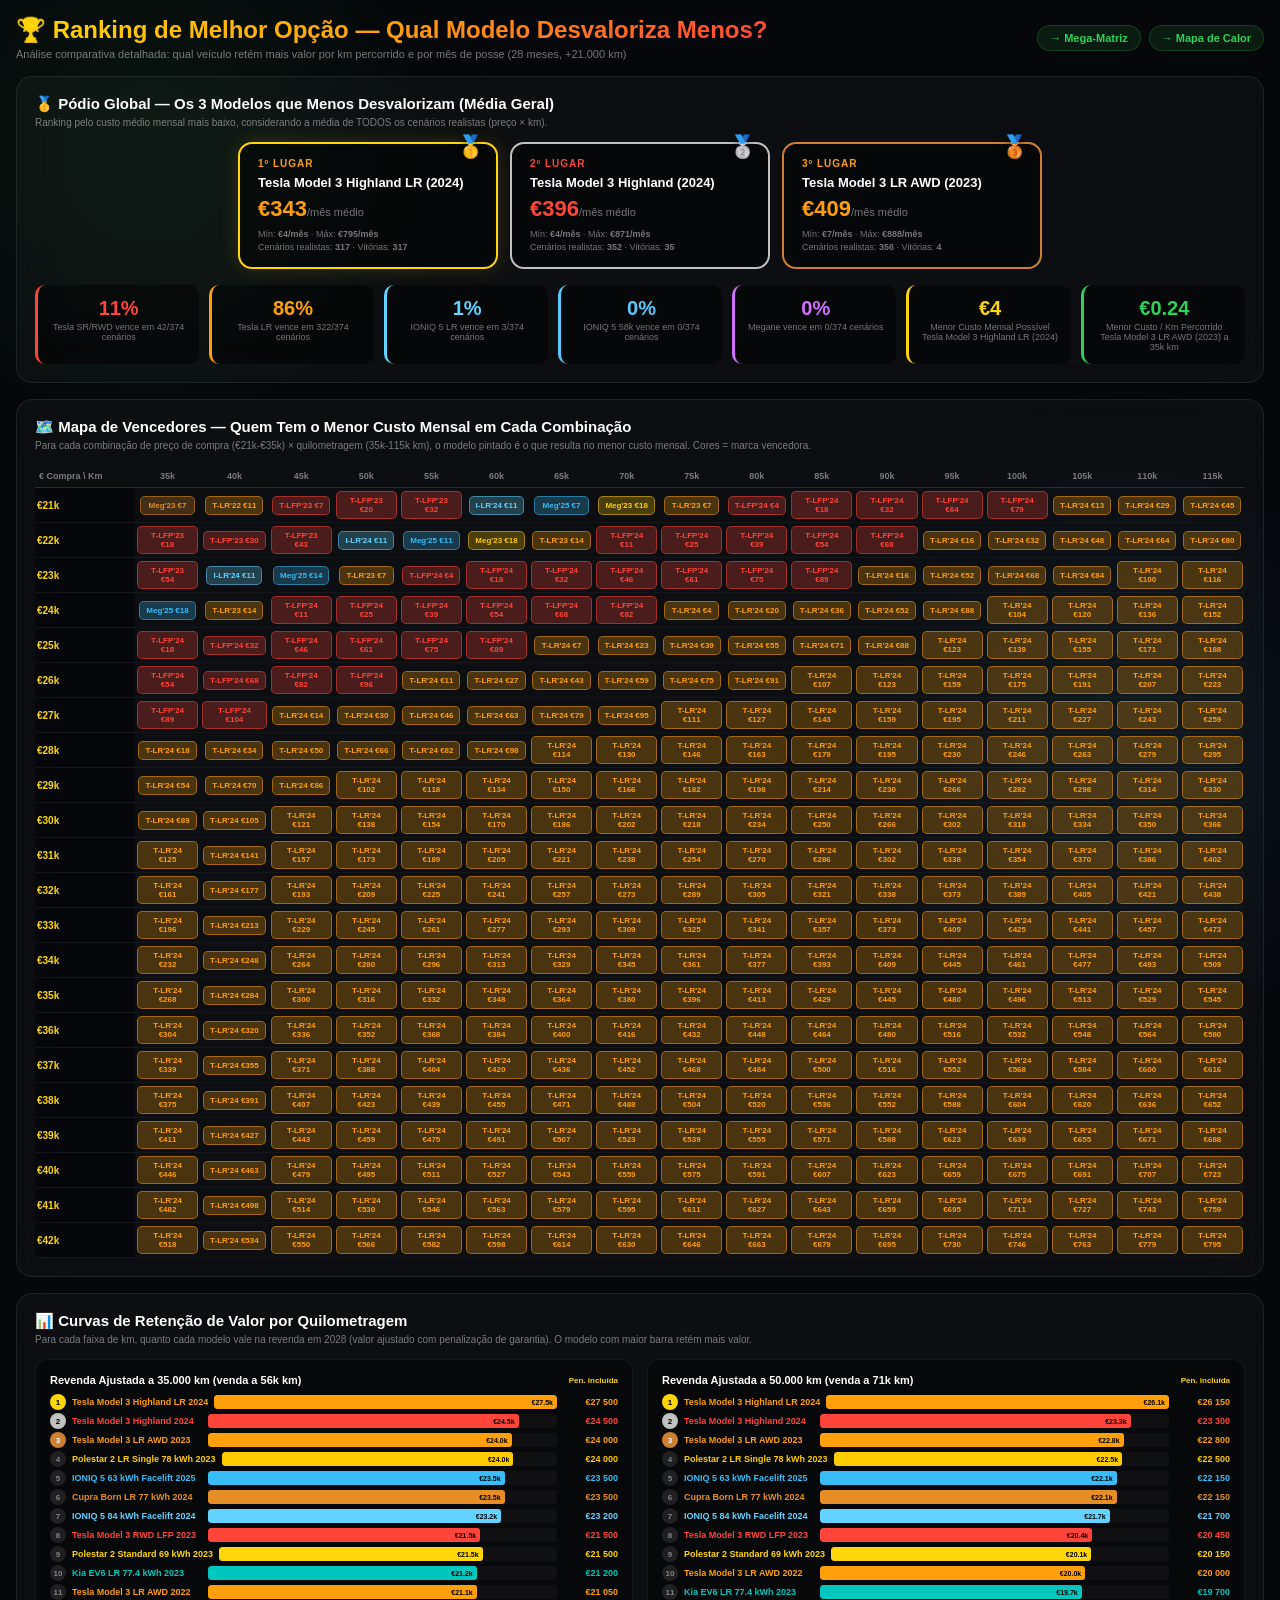
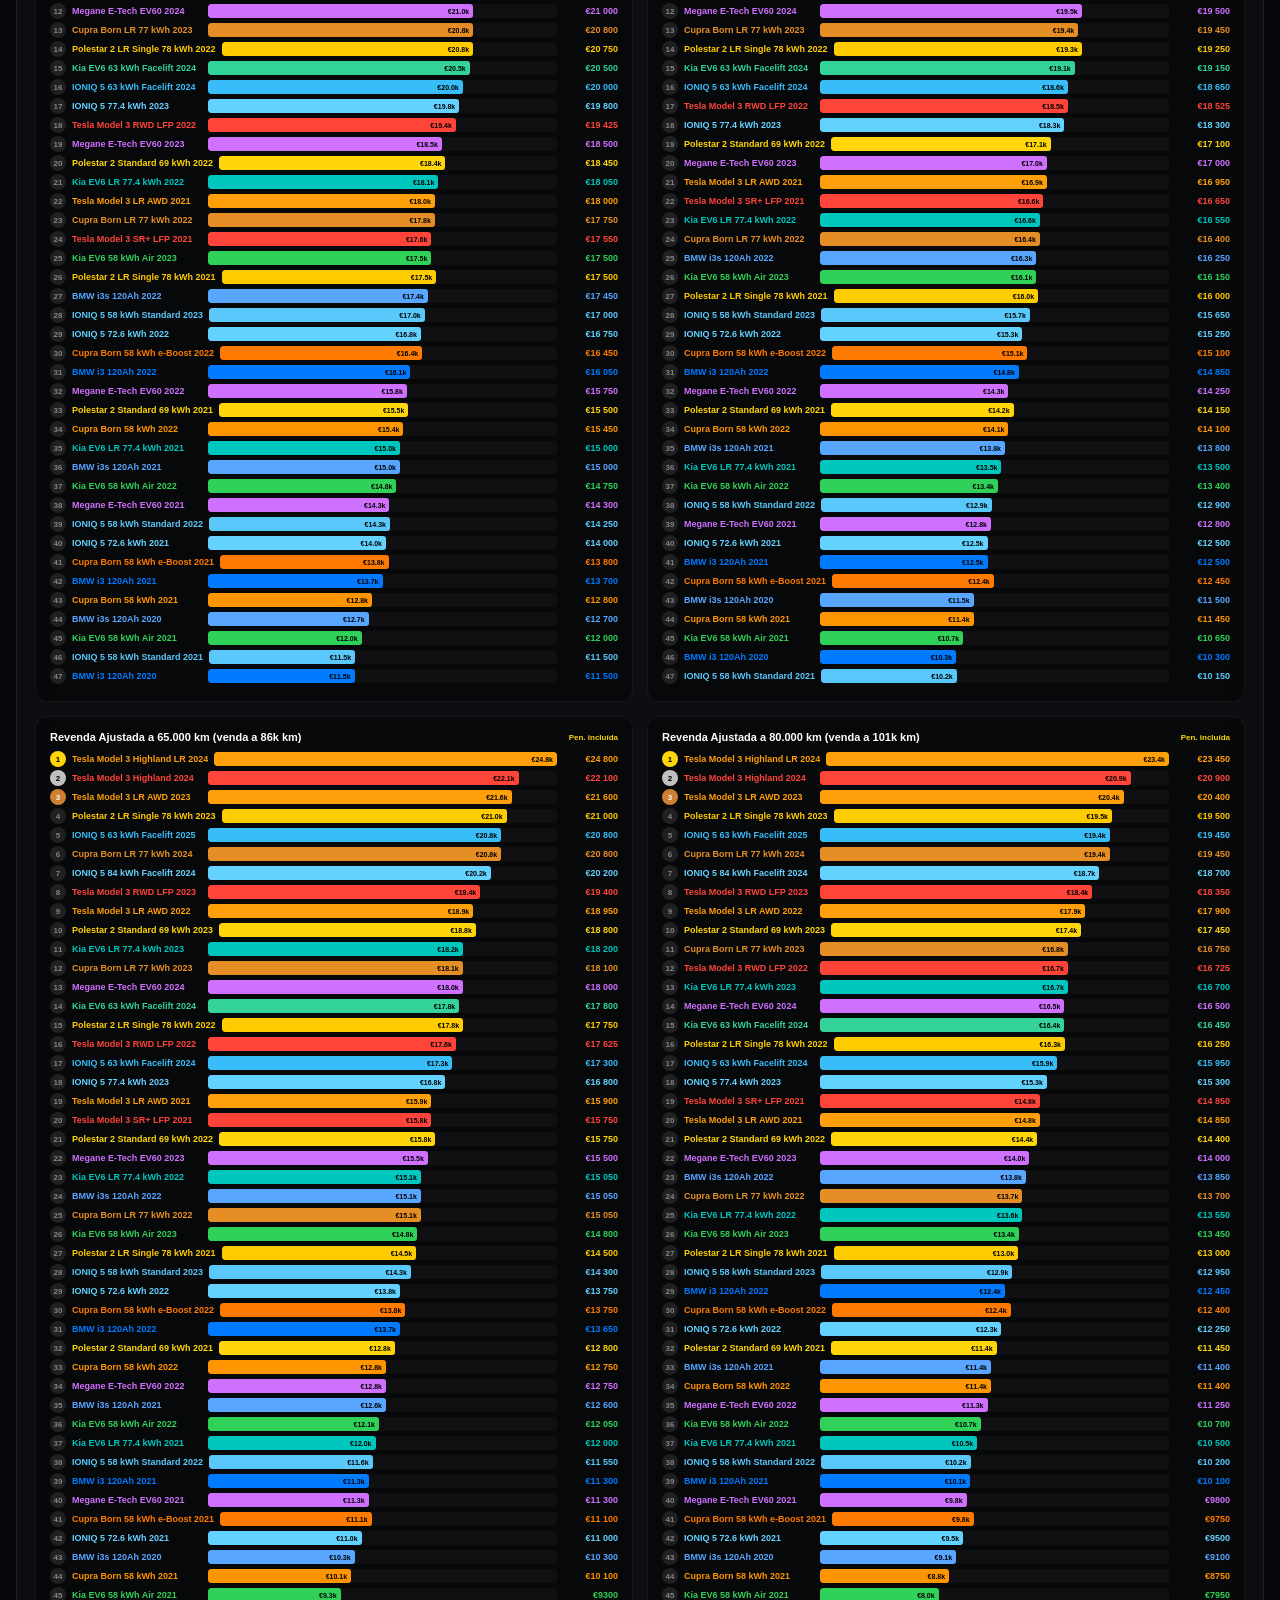
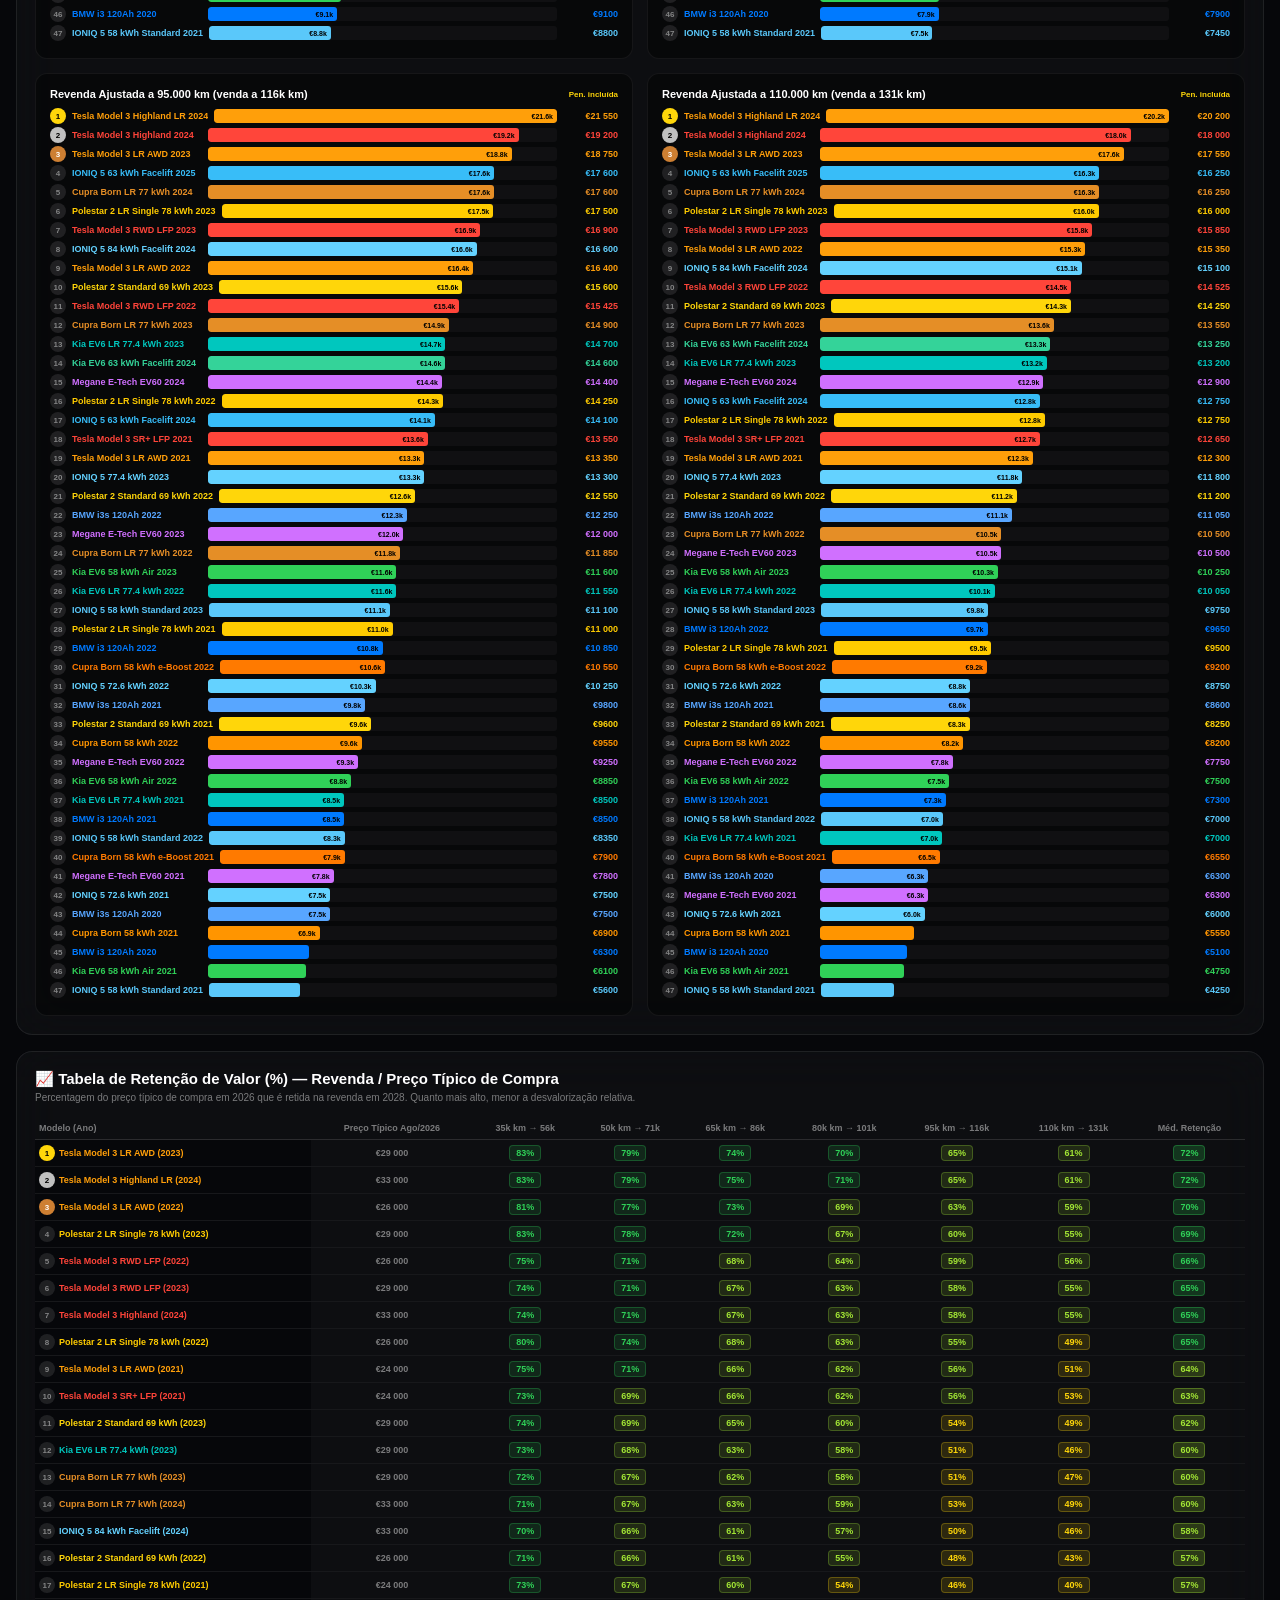
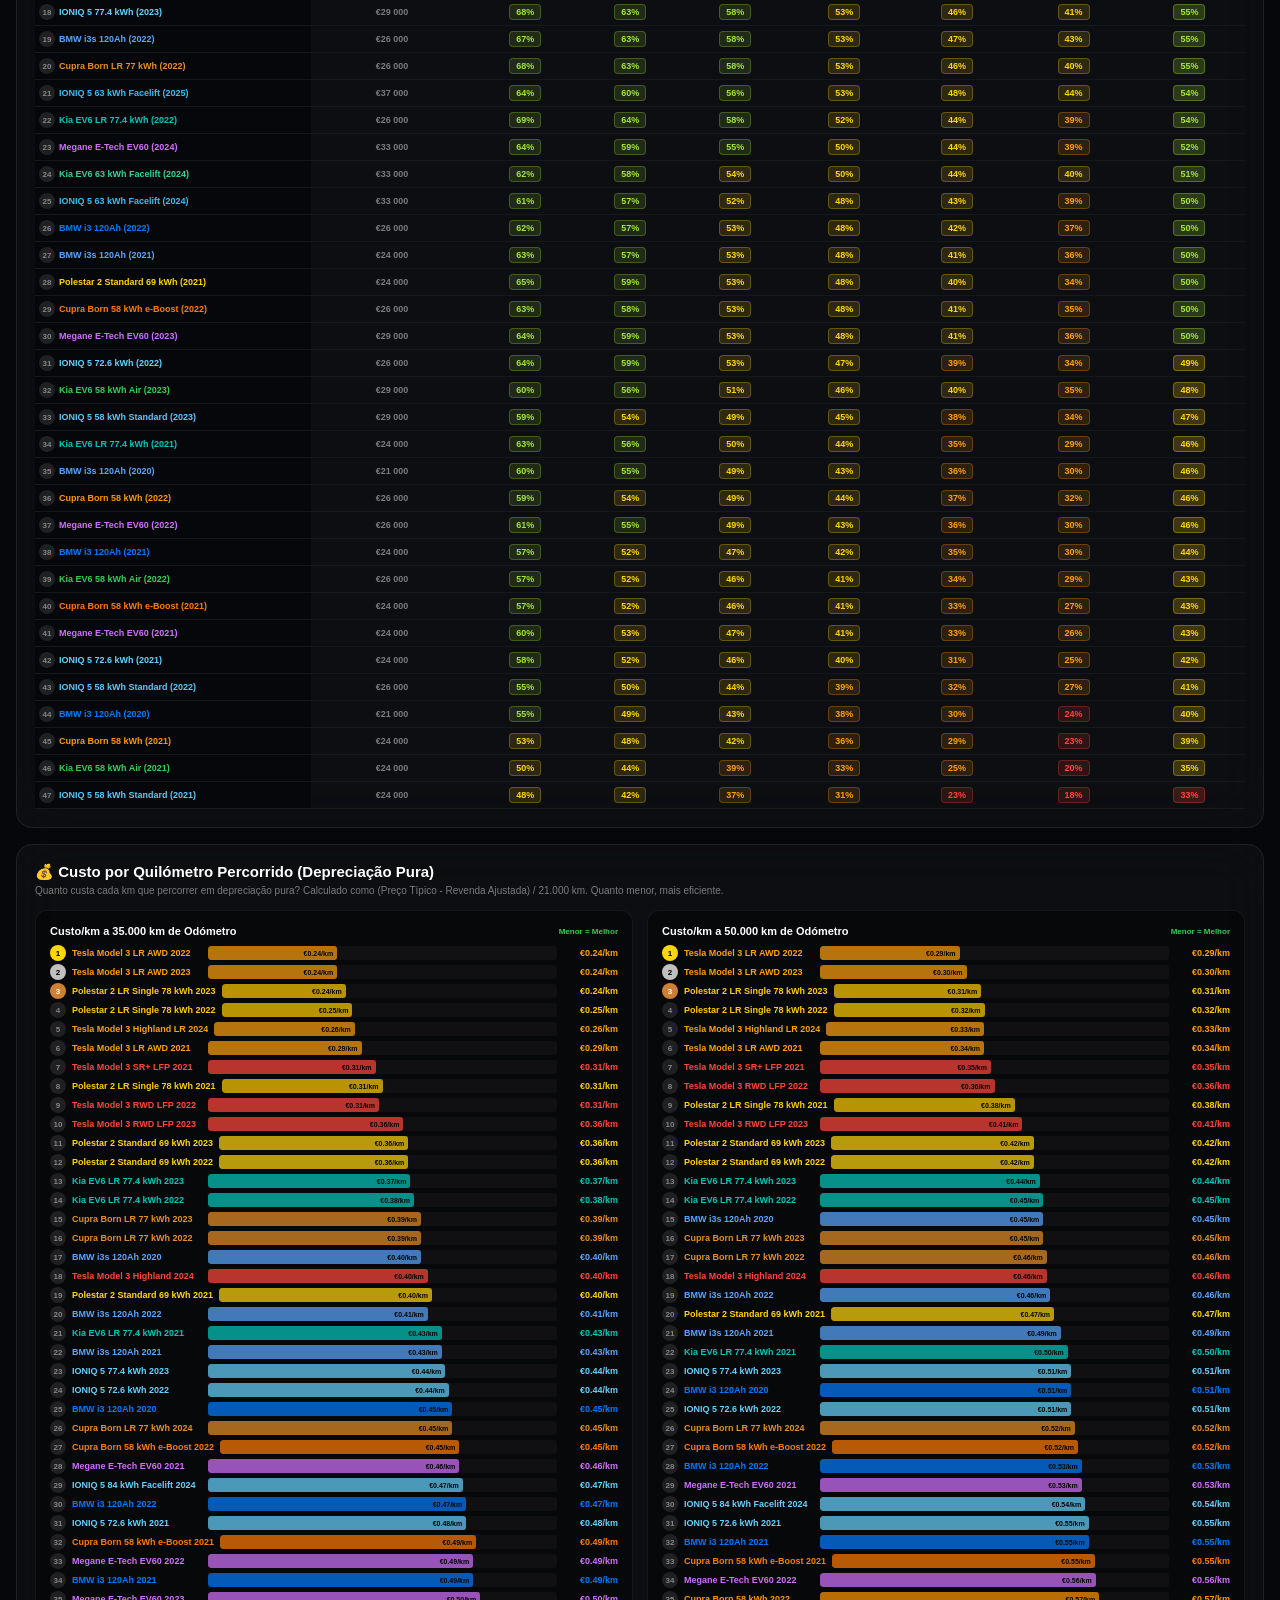
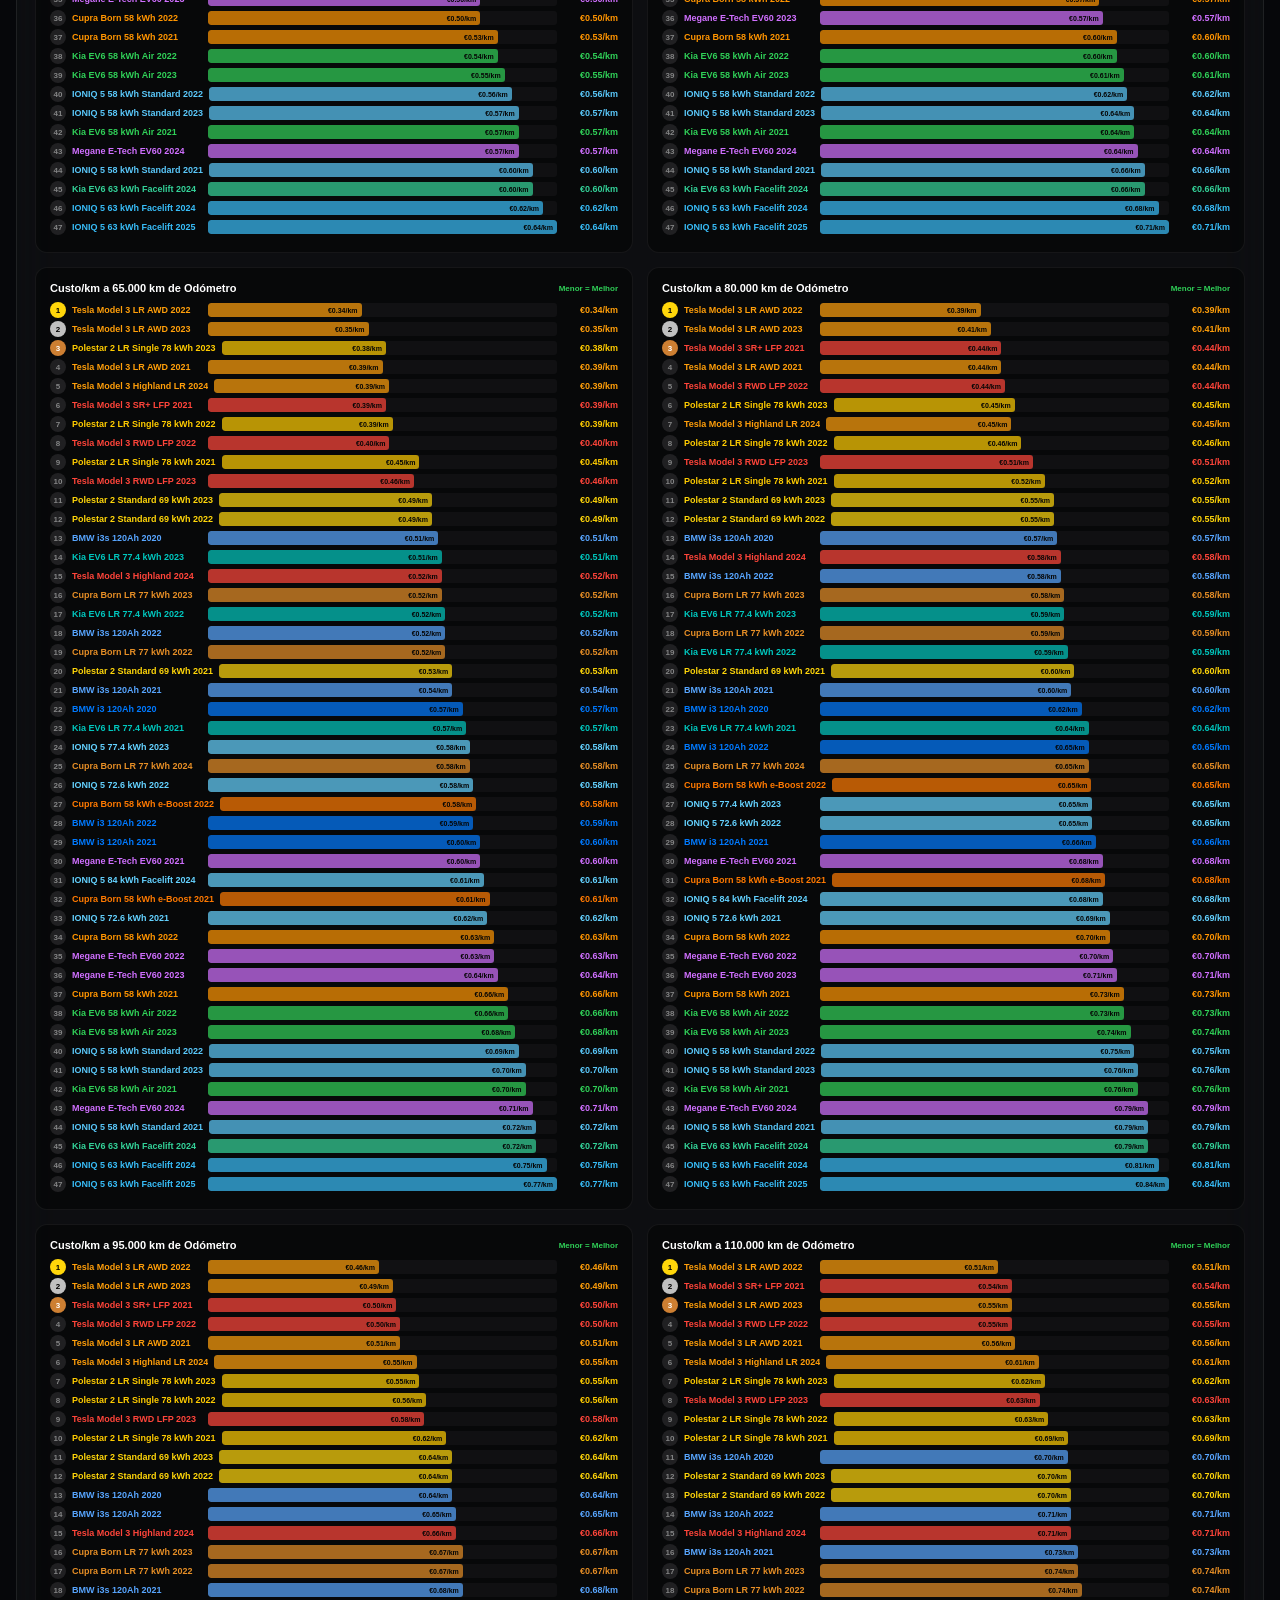
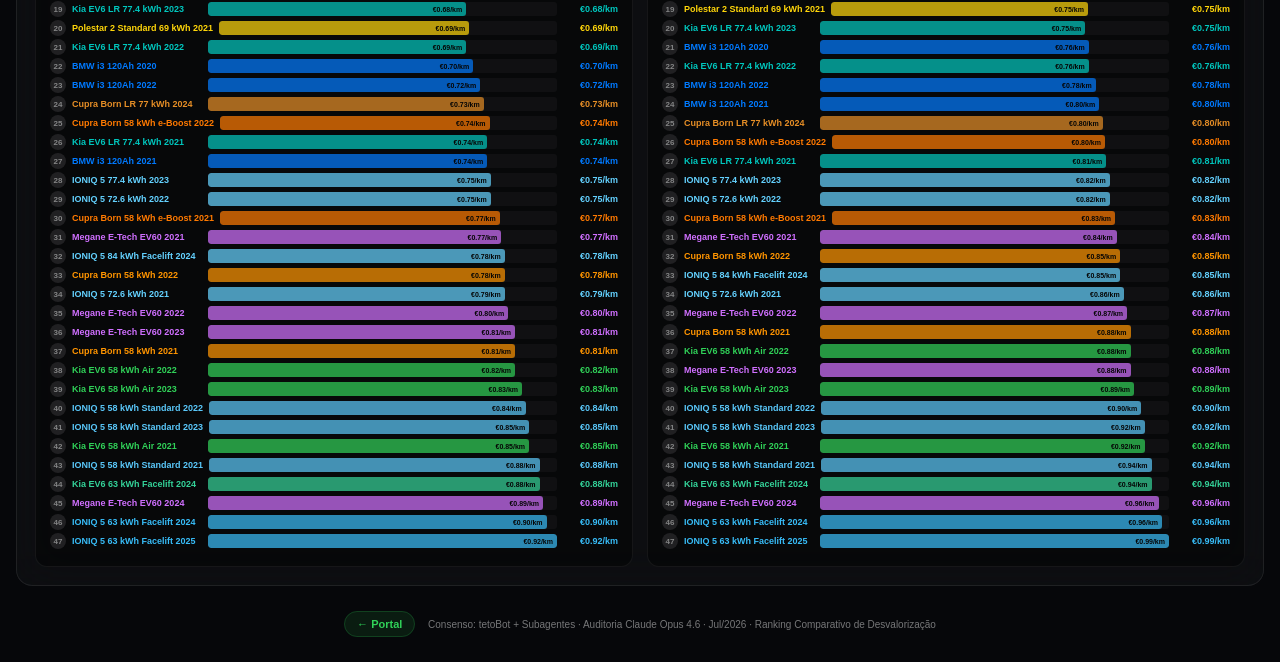
<file: ranking-melhor-opcao.html>
<!DOCTYPE html>
<html lang="pt">
<head>
<meta charset="UTF-8">
<meta name="viewport" content="width=device-width,initial-scale=1">
<title>Ranking de Melhor Opção — Qual Modelo Desvaloriza Menos?</title>
<link rel="stylesheet" href="styles.css">

<style>
/* Page-specific: Ranking visuals */
h1 {
  background: linear-gradient(135deg, #ffd60a 0%, #ff9f0a 50%, #ff453a 100%);
  -webkit-background-clip: text;
  -webkit-text-fill-color: transparent;
}

.top-bar { max-width: 1500px; }
.nav-links { display: flex; gap: 8px; flex-wrap: wrap; }

/* SECTIONS */
.section {
  background: var(--card-bg);
  border: 1px solid var(--card-border);
  backdrop-filter: blur(24px);
  border-radius: 16px;
  padding: 18px;
  width: 100%;
  max-width: 1500px;
}
.section-title { font-size: 15px; font-weight: 800; margin-bottom: 4px; }
.section-sub { font-size: 10px; color: var(--text-muted); margin-bottom: 14px; }

/* PODIUM */
.podium-row { display: flex; gap: 12px; flex-wrap: wrap; justify-content: center; margin-bottom: 16px; }
.podium-card {
  background: rgba(0,0,0,0.5); border-radius: 14px;
  padding: 14px 18px; min-width: 200px; max-width: 260px; flex: 1;
  display: flex; flex-direction: column; gap: 6px; position: relative;
  transition: transform 0.2s ease;
}
.podium-card:hover { transform: translateY(-3px); }
.podium-card.gold { border: 2px solid #ffd60a; box-shadow: 0 0 20px rgba(255,214,10,0.15); }
.podium-card.silver { border: 2px solid #c0c0c0; }
.podium-card.bronze { border: 2px solid #cd7f32; }
.podium-medal { position: absolute; top: -10px; right: 12px; font-size: 22px; filter: drop-shadow(0 2px 4px rgba(0,0,0,0.5)); }
.podium-rank { font-size: 10px; text-transform: uppercase; letter-spacing: 1px; font-weight: 800; }
.podium-name { font-size: 13px; font-weight: 700; }
.podium-cost { font-size: 22px; font-weight: 900; }
.podium-meta { font-size: 9px; color: var(--text-muted); line-height: 1.4; }

/* WINNER MAP TABLE */
.winner-map-container { overflow-x: auto; }
table.wm-table { width: 100%; border-collapse: collapse; font-size: 9px; min-width: 900px; }
table.wm-table th { color: var(--text-muted); padding: 6px 4px; border-bottom: 1px solid rgba(255,255,255,0.12); text-align: center; font-weight: 700; font-size: 9px; }
table.wm-table th:first-child { text-align: left; min-width: 100px; }
table.wm-table td { padding: 3px 2px; text-align: center; border-bottom: 1px solid rgba(255,255,255,0.03); }
table.wm-table td:first-child { text-align: left; font-weight: 700; font-size: 10px; color: #ffd60a; position: sticky; left: 0; background: #06070a; z-index: 2; }
.winner-cell {
  display: inline-flex; align-items: center; justify-content: center; gap: 2px;
  padding: 4px 6px; border-radius: 5px; font-weight: 800; font-size: 8px;
  min-width: 55px; cursor: default; transition: all 0.15s ease;
}
.winner-cell:hover { transform: scale(1.15); z-index: 5; box-shadow: 0 0 8px rgba(255,255,255,0.3); }

/* CURVES */
.curves-grid { display: grid; grid-template-columns: repeat(auto-fit, minmax(420px, 1fr)); gap: 14px; }
.curve-card { background: rgba(0,0,0,0.4); border: 1px solid rgba(255,255,255,0.06); border-radius: 12px; padding: 14px; }
.curve-title { font-size: 11px; font-weight: 700; margin-bottom: 8px; display: flex; justify-content: space-between; align-items: center; }
.bar-row { display: flex; align-items: center; gap: 6px; margin-bottom: 3px; font-size: 9px; }
.bar-label { min-width: 130px; font-weight: 600; white-space: nowrap; overflow: hidden; text-overflow: ellipsis; }
.bar-track { flex: 1; height: 14px; background: rgba(255,255,255,0.04); border-radius: 3px; overflow: hidden; position: relative; }
.bar-fill { height: 100%; border-radius: 3px; transition: width 0.5s ease; display: flex; align-items: center; justify-content: flex-end; padding-right: 4px; font-size: 7px; font-weight: 800; color: #000; }
.bar-value { min-width: 55px; text-align: right; font-weight: 700; font-size: 9px; }
.rank-badge { display: inline-flex; align-items: center; justify-content: center; width: 16px; height: 16px; border-radius: 50%; font-size: 8px; font-weight: 900; }
.rank-1 { background: #ffd60a; color: #000; }
.rank-2 { background: #c0c0c0; color: #000; }
.rank-3 { background: #cd7f32; color: #fff; }
.rank-other { background: rgba(255,255,255,0.1); color: var(--text-muted); }

/* STATS */
.stats-grid { display: grid; grid-template-columns: repeat(auto-fit, minmax(160px, 1fr)); gap: 10px; }
.stat-card { background: rgba(0,0,0,0.5); border-radius: 10px; padding: 12px; text-align: center; }
.stat-value { font-size: 20px; font-weight: 900; }
.stat-label { font-size: 9px; color: var(--text-muted); margin-top: 2px; }

/* RETENTION TABLE */
.retention-table { width: 100%; border-collapse: collapse; font-size: 9px; }
.retention-table th { color: var(--text-muted); padding: 6px 4px; border-bottom: 1px solid rgba(255,255,255,0.12); text-align: center; font-weight: 700; }
.retention-table th:first-child { text-align: left; min-width: 140px; }
.retention-table td { padding: 5px 4px; text-align: center; border-bottom: 1px solid rgba(255,255,255,0.04); font-weight: 600; }
.retention-table td:first-child { text-align: left; position: sticky; left: 0; background: #06070a; z-index: 2; }
.ret-pill { display: inline-block; padding: 2px 6px; border-radius: 4px; font-weight: 700; font-size: 9px; }
</style>
</head>
<body>

<div class="top-bar">
  <div>
    <h1>🏆 Ranking de Melhor Opção — Qual Modelo Desvaloriza Menos?</h1>
    <div class="sub">Análise comparativa detalhada: qual veículo retém mais valor por km percorrido e por mês de posse (28 meses, +21.000 km)</div>
  </div>
  <div class="nav-links">
    <a href="mega-matriz-todas-ofertas.html" class="nav-link">→ Mega-Matriz</a>
    <a href="mapa-calor-minimizacao-custo.html" class="nav-link">→ Mapa de Calor</a>
  </div>
</div>

<!-- S1: PÓDIO GLOBAL -->
<div class="section" id="podiumSection">
  <div class="section-title">🥇 Pódio Global — Os 3 Modelos que Menos Desvalorizam (Média Geral)</div>
  <div class="section-sub">Ranking pelo custo médio mensal mais baixo, considerando a média de TODOS os cenários realistas (preço × km).</div>
  <div class="podium-row" id="podiumRow"></div>
  <div class="stats-grid" id="statsGrid"></div>
</div>

<!-- S2: MAPA DE VENCEDORES -->
<div class="section">
  <div class="section-title">🗺️ Mapa de Vencedores — Quem Tem o Menor Custo Mensal em Cada Combinação</div>
  <div class="section-sub">Para cada combinação de preço de compra (€21k-€35k) × quilometragem (35k-115k km), o modelo pintado é o que resulta no menor custo mensal. Cores = marca vencedora.</div>
  <div class="winner-map-container" id="winnerMapContainer"></div>
</div>

<!-- S3: CURVAS DE RETENÇÃO -->
<div class="section">
  <div class="section-title">📊 Curvas de Retenção de Valor por Quilometragem</div>
  <div class="section-sub">Para cada faixa de km, quanto cada modelo vale na revenda em 2028 (valor ajustado com penalização de garantia). O modelo com maior barra retém mais valor.</div>
  <div class="curves-grid" id="curvesGrid"></div>
</div>

<!-- S4: TABELA DE RETENÇÃO PERCENTUAL -->
<div class="section" style="overflow-x:auto">
  <div class="section-title">📈 Tabela de Retenção de Valor (%) — Revenda / Preço Típico de Compra</div>
  <div class="section-sub">Percentagem do preço típico de compra em 2026 que é retida na revenda em 2028. Quanto mais alto, menor a desvalorização relativa.</div>
  <div id="retentionTableContainer"></div>
</div>

<!-- S5: CUSTO POR KM -->
<div class="section">
  <div class="section-title">💰 Custo por Quilómetro Percorrido (Depreciação Pura)</div>
  <div class="section-sub">Quanto custa cada km que percorrer em depreciação pura? Calculado como (Preço Típico - Revenda Ajustada) / 21.000 km. Quanto menor, mais eficiente.</div>
  <div class="curves-grid" id="costPerKmGrid"></div>
</div>

<footer>
  <a href="index.html" class="nav-link" style="margin-right:10px">← Portal</a>
  Consenso: tetoBot + Subagentes · Auditoria Claude Opus 4.6 · Jul/2026 · Ranking Comparativo de Desvalorização
</footer>

<script src="engine.js"></script>
<script>
(function(){
'use strict';
var E = CarEngine;
var M = E.M, TKM = E.TKM, LFPR = E.LFPR;
var KM = E.KM, CARS = E.CARS;
var BRAND_COLORS = E.BRAND_COLORS;
var aResale = E.aResale, moVal = E.moVal;

var PRICES = [];
for (var pv = 21000; pv <= 42000; pv += 1000) PRICES.push(pv);

var TYPICAL_PRICES = E.REALISTIC_PRICES;

function brandCls(b) { return 'c-' + b; }

// ========== S1: PÓDIO GLOBAL ==========
function renderPodium() {
    var carStats = CARS.map(function(c) {
        var costs = [];
        PRICES.forEach(function(p) {
            KM.forEach(function(k) {
                var r = aResale(c, k);
                var m = moVal(p, r);
                if (m !== null) costs.push(m);
            });
        });
        var avg = costs.length > 0 ? Math.round(costs.reduce(function(a,b){return a+b},0) / costs.length) : 9999;
        var min = costs.length > 0 ? Math.min.apply(null, costs) : 9999;
        var max = costs.length > 0 ? Math.max.apply(null, costs) : 9999;
        return { car: c, avg: avg, min: min, max: max, count: costs.length, wins: 0 };
    });

    carStats.sort(function(a,b){ return a.avg - b.avg; });

    PRICES.forEach(function(p) {
        KM.forEach(function(k) {
            var best = null;
            var bestCost = 99999;
            CARS.forEach(function(c) {
                var r = aResale(c, k);
                var m = moVal(p, r);
                if (m !== null && m < bestCost) { bestCost = m; best = c; }
            });
            if (best) {
                var stat = carStats.find(function(s){ return s.car.id === best.id; });
                if (stat) stat.wins++;
            }
        });
    });

    var medals = ['🥇', '🥈', '🥉'];
    var classes = ['gold', 'silver', 'bronze'];
    var rankLabels = ['1º LUGAR', '2º LUGAR', '3º LUGAR'];

    var podiumHtml = '';
    for (var i = 0; i < 3 && i < carStats.length; i++) {
        var s = carStats[i];
        var bc = BRAND_COLORS[s.car.brand];
        podiumHtml += '<div class="podium-card ' + classes[i] + '">';
        podiumHtml += '<span class="podium-medal">' + medals[i] + '</span>';
        podiumHtml += '<div class="podium-rank" style="color:' + bc.text + '">' + rankLabels[i] + '</div>';
        podiumHtml += '<div class="podium-name ' + brandCls(s.car.brand) + '">' + s.car.n + ' (' + s.car.y + ')</div>';
        podiumHtml += '<div class="podium-cost" style="color:' + bc.text + '">€' + s.avg + '<span style="font-size:11px;font-weight:400;color:var(--text-muted)">/mês médio</span></div>';
        podiumHtml += '<div class="podium-meta">';
        podiumHtml += 'Mín: <b>€' + s.min + '/mês</b> · Máx: <b>€' + s.max + '/mês</b><br>';
        podiumHtml += 'Cenários realistas: <b>' + s.count + '</b> · Vitórias: <b>' + s.wins + '</b>';
        podiumHtml += '</div></div>';
    }
    document.getElementById('podiumRow').innerHTML = podiumHtml;

    var brandWins = {};
    var brandNames = {
        tesla: 'Tesla SR/RWD', tesla_lr: 'Tesla LR',
        ioniq5: 'IONIQ 5 LR', ioniq5_58: 'IONIQ 5 58k', megane: 'Megane'
    };

    carStats.forEach(function(s) {
        var b = s.car.brand;
        if (!brandWins[b]) brandWins[b] = { wins: 0, name: brandNames[b] || b };
        brandWins[b].wins += s.wins;
    });

    var totalCells = 0;
    Object.keys(brandWins).forEach(function(b){ totalCells += brandWins[b].wins; });

    var statsHtml = '';
    ['tesla', 'tesla_lr', 'ioniq5', 'ioniq5_58', 'megane'].forEach(function(b) {
        var bw = brandWins[b] || { wins: 0, name: brandNames[b] };
        var pct = totalCells > 0 ? Math.round(bw.wins / totalCells * 100) : 0;
        var bc = BRAND_COLORS[b];
        statsHtml += '<div class="stat-card" style="border-left:3px solid ' + bc.fill + '">';
        statsHtml += '<div class="stat-value" style="color:' + bc.text + '">' + pct + '%</div>';
        statsHtml += '<div class="stat-label">' + bw.name + ' vence em ' + bw.wins + '/' + totalCells + ' cenários</div>';
        statsHtml += '</div>';
    });

    var best = carStats[0];
    statsHtml += '<div class="stat-card" style="border-left:3px solid #ffd60a">';
    statsHtml += '<div class="stat-value" style="color:#ffd60a">€' + best.min + '</div>';
    statsHtml += '<div class="stat-label">Menor Custo Mensal Possível<br>' + best.car.n + ' (' + best.car.y + ')</div>';
    statsHtml += '</div>';

    var bestDepKm = null;
    var bestDepKmVal = 99;
    carStats.forEach(function(s) {
        var tp = TYPICAL_PRICES[s.car.y];
        var resale35 = aResale(s.car, 35);
        var depPerKm = ((tp - resale35) / TKM).toFixed(2);
        if (parseFloat(depPerKm) < bestDepKmVal) {
            bestDepKmVal = parseFloat(depPerKm);
            bestDepKm = s;
        }
    });

    statsHtml += '<div class="stat-card" style="border-left:3px solid #30d158">';
    statsHtml += '<div class="stat-value" style="color:#30d158">€' + bestDepKmVal.toFixed(2) + '</div>';
    statsHtml += '<div class="stat-label">Menor Custo / Km Percorrido<br>' + bestDepKm.car.n + ' (' + bestDepKm.car.y + ') a 35k km</div>';
    statsHtml += '</div>';

    document.getElementById('statsGrid').innerHTML = statsHtml;
}

// ========== S2: MAPA DE VENCEDORES ==========
function renderWinnerMap() {
    var html = '<table class="wm-table"><thead><tr><th>€ Compra \\ Km</th>';
    KM.forEach(function(k) { html += '<th>' + k + 'k</th>'; });
    html += '</tr></thead><tbody>';

    PRICES.forEach(function(p) {
        html += '<tr><td>€' + (p/1000).toFixed(0) + 'k</td>';
        KM.forEach(function(k) {
            var best = null;
            var bestCost = 99999;
            var results = [];

            CARS.forEach(function(c) {
                var r = aResale(c, k);
                var m = moVal(p, r);
                if (m !== null) {
                    results.push({ car: c, cost: m });
                    if (m < bestCost) { bestCost = m; best = c; }
                }
            });

            if (best) {
                var bc = BRAND_COLORS[best.brand];
                var shortName = best.brand === 'tesla' ? 'T-LFP' : (best.brand === 'tesla_lr' ? 'T-LR' : (best.brand === 'ioniq5' ? 'I-LR' : (best.brand === 'ioniq5_58' ? 'I-58' : 'Meg')));
                shortName += "'" + (best.y % 100);

                results.sort(function(a,b){ return a.cost - b.cost; });
                var gap = results.length > 1 ? results[1].cost - results[0].cost : 0;
                var title = '1º ' + best.n + ' (' + best.y + '): €' + bestCost + '/mês';
                if (results.length > 1) title += ' | 2º ' + results[1].car.n + ' (' + results[1].car.y + '): €' + results[1].cost + '/mês (gap +€' + gap + ')';

                html += '<td><span class="winner-cell" style="background:' + bc.bg + ';border:1px solid ' + bc.border + ';color:' + bc.text + '" title="' + title + '">' + shortName + ' €' + bestCost + '</span></td>';
            } else {
                html += '<td><span style="color:rgba(255,255,255,0.1);font-size:8px">—</span></td>';
            }
        });
        html += '</tr>';
    });

    html += '</tbody></table>';
    document.getElementById('winnerMapContainer').innerHTML = html;
}

// ========== S3: CURVAS DE RETENÇÃO POR KM ==========
function renderCurves() {
    var html = '';
    var selectedKms = [35, 50, 65, 80, 95, 110];

    selectedKms.forEach(function(k) {
        var data = CARS.map(function(c) {
            var r = aResale(c, k);
            return { car: c, resale: r };
        });
        data.sort(function(a,b){ return b.resale - a.resale; });
        var maxResale = data[0].resale;

        html += '<div class="curve-card">';
        html += '<div class="curve-title"><span>Revenda Ajustada a <b>' + k + '.000 km</b> (venda a ' + (k*1000+TKM)/1000 + 'k km)</span>';
        html += '<span style="font-size:8px;color:#ffd60a">Pen. incluída</span></div>';

        data.forEach(function(d, idx) {
            var bc = BRAND_COLORS[d.car.brand];
            var pct = maxResale > 0 ? Math.round(d.resale / maxResale * 100) : 0;
            var rankCls = idx < 3 ? 'rank-' + (idx + 1) : 'rank-other';

            html += '<div class="bar-row">';
            html += '<span class="rank-badge ' + rankCls + '">' + (idx + 1) + '</span>';
            html += '<span class="bar-label" style="color:' + bc.text + '">' + d.car.n + ' ' + d.car.y + '</span>';
            html += '<div class="bar-track"><div class="bar-fill" style="width:' + pct + '%;background:' + bc.fill + '">' + (pct >= 30 ? '€' + (d.resale/1000).toFixed(1) + 'k' : '') + '</div></div>';
            html += '<span class="bar-value" style="color:' + bc.text + '">€' + d.resale.toLocaleString('pt-PT') + '</span>';
            html += '</div>';
        });
        html += '</div>';
    });

    document.getElementById('curvesGrid').innerHTML = html;
}

// ========== S4: TABELA DE RETENÇÃO PERCENTUAL ==========
function renderRetentionTable() {
    var selectedKms = [35, 50, 65, 80, 95, 110];
    var html = '<table class="retention-table"><thead><tr><th>Modelo (Ano)</th><th>Preço Típico Ago/2026</th>';
    selectedKms.forEach(function(k) { html += '<th>' + k + 'k km → ' + (k*1000+TKM)/1000 + 'k</th>'; });
    html += '<th>Méd. Retenção</th></tr></thead><tbody>';

    var allRows = CARS.map(function(c) {
        var tp = TYPICAL_PRICES[c.y];
        var retentions = [];
        selectedKms.forEach(function(k) {
            var r = aResale(c, k);
            var pct = Math.round(r / tp * 100);
            retentions.push(pct);
        });
        var avgRet = Math.round(retentions.reduce(function(a,b){return a+b},0) / retentions.length);
        return { car: c, tp: tp, retentions: retentions, avgRet: avgRet };
    });

    allRows.sort(function(a,b){ return b.avgRet - a.avgRet; });

    allRows.forEach(function(row, idx) {
        var bc = BRAND_COLORS[row.car.brand];
        var rankCls = idx < 3 ? 'rank-' + (idx + 1) : 'rank-other';

        html += '<tr>';
        html += '<td><span class="rank-badge ' + rankCls + '" style="margin-right:4px">' + (idx + 1) + '</span>';
        html += '<span style="color:' + bc.text + ';font-weight:700">' + row.car.n + ' (' + row.car.y + ')</span></td>';
        html += '<td style="color:var(--text-muted)">€' + row.tp.toLocaleString('pt-PT') + '</td>';

        row.retentions.forEach(function(pct) {
            var color = pct >= 70 ? '#30d158' : (pct >= 55 ? '#a3e635' : (pct >= 40 ? '#ffd60a' : (pct >= 25 ? '#ff9f0a' : '#ff453a')));
            html += '<td><span class="ret-pill" style="background:' + color + '22;color:' + color + ';border:1px solid ' + color + '44">' + pct + '%</span></td>';
        });

        var avgColor = row.avgRet >= 65 ? '#30d158' : (row.avgRet >= 50 ? '#a3e635' : (row.avgRet >= 35 ? '#ffd60a' : '#ff453a'));
        html += '<td><span class="ret-pill" style="background:' + avgColor + '33;color:' + avgColor + ';border:1px solid ' + avgColor + '55;font-weight:900">' + row.avgRet + '%</span></td>';
        html += '</tr>';
    });

    html += '</tbody></table>';
    document.getElementById('retentionTableContainer').innerHTML = html;
}

// ========== S5: CUSTO POR KM PERCORRIDO ==========
function renderCostPerKm() {
    var html = '';
    var selectedKms = [35, 50, 65, 80, 95, 110];

    selectedKms.forEach(function(k) {
        var data = CARS.map(function(c) {
            var tp = TYPICAL_PRICES[c.y];
            var r = aResale(c, k);
            var depreciation = tp - r;
            var costPerKm = depreciation / TKM;
            return { car: c, costPerKm: costPerKm, depreciation: depreciation, resale: r, tp: tp };
        });
        data.sort(function(a,b){ return a.costPerKm - b.costPerKm; });
        var maxCPK = data[data.length - 1].costPerKm;

        html += '<div class="curve-card">';
        html += '<div class="curve-title"><span>Custo/km a <b>' + k + '.000 km</b> de Odómetro</span>';
        html += '<span style="font-size:8px;color:#30d158">Menor = Melhor</span></div>';

        data.forEach(function(d, idx) {
            var bc = BRAND_COLORS[d.car.brand];
            var pct = maxCPK > 0 ? Math.round(d.costPerKm / maxCPK * 100) : 0;
            var rankCls = idx < 3 ? 'rank-' + (idx + 1) : 'rank-other';

            html += '<div class="bar-row">';
            html += '<span class="rank-badge ' + rankCls + '">' + (idx + 1) + '</span>';
            html += '<span class="bar-label" style="color:' + bc.text + '">' + d.car.n + ' ' + d.car.y + '</span>';
            html += '<div class="bar-track"><div class="bar-fill" style="width:' + pct + '%;background:' + bc.fill + ';opacity:0.7">' + (pct >= 25 ? '€' + d.costPerKm.toFixed(2) + '/km' : '') + '</div></div>';
            html += '<span class="bar-value" style="color:' + bc.text + '">€' + d.costPerKm.toFixed(2) + '/km</span>';
            html += '</div>';
        });
        html += '</div>';
    });

    document.getElementById('costPerKmGrid').innerHTML = html;
}

// RENDER ALL
renderPodium();
renderWinnerMap();
renderCurves();
renderRetentionTable();
renderCostPerKm();

})();
</script>

</body>
</html>
</file>
<file: styles.css>
/**
 * styles.css — Sistema Estético & Estilos Base v5.0 (47 Variantes)
 * Contém o sistema de navegação global, glassmorphism, orbs ambientais, 
 * hero cards da garagem e regras responsivas para mobile.
 */

/* ============ CSS VARIABLES ============ */
:root {
  --bg: #06070a;
  --card-bg: rgba(255, 255, 255, 0.03);
  --card-border: rgba(255, 255, 255, 0.08);
  --text: #ffffff;
  --text-muted: rgba(255, 255, 255, 0.45);
  --accent: #30d158;
}

/* ============ RESET & BASE ============ */
* { margin: 0; padding: 0; box-sizing: border-box; }

body {
  background: var(--bg);
  font-family: -apple-system, BlinkMacSystemFont, "Segoe UI", Roboto, sans-serif;
  color: var(--text);
  padding: 16px;
  display: flex;
  flex-direction: column;
  align-items: center;
  gap: 16px;
  min-height: 100vh;
  position: relative;
  overflow-x: hidden;
}

/* ============ AMBIENT GLOW ORBS & ORGANIC ATMOSPHERE ============ */
body::before,
body::after {
  content: '';
  position: fixed;
  width: 500px;
  height: 500px;
  border-radius: 50%;
  pointer-events: none;
  z-index: -1;
  filter: blur(120px);
  opacity: 0.18;
  animation: floatOrb 20s infinite ease-in-out alternate;
}

body::before {
  top: -100px;
  left: -100px;
  background: radial-gradient(circle, rgba(48, 209, 88, 0.8) 0%, rgba(0, 0, 0, 0) 70%);
}

body::after {
  bottom: -100px;
  right: -100px;
  background: radial-gradient(circle, rgba(50, 173, 230, 0.8) 0%, rgba(255, 214, 10, 0) 70%);
  animation-delay: -10s;
}

@keyframes floatOrb {
  0% { transform: translate(0, 0) scale(1); }
  50% { transform: translate(60px, 40px) scale(1.1); }
  100% { transform: translate(-40px, 80px) scale(0.95); }
}

/* ============ HEADER GLOBAL DE NAVEGAÇÃO & MENU HAMBÚRGUER ============ */
#appHubNav {
  width: 100%;
  max-width: 1400px;
  position: sticky;
  top: 10px;
  z-index: 9999;
}

.app-header-container {
  display: flex;
  align-items: center;
  justify-content: space-between;
  background: rgba(12, 16, 24, 0.85);
  backdrop-filter: blur(20px);
  -webkit-backdrop-filter: blur(20px);
  border: 1px solid rgba(255, 255, 255, 0.12);
  border-radius: 18px;
  padding: 8px 16px;
  width: 100%;
  box-shadow: 0 8px 32px rgba(0, 0, 0, 0.6);
}

.app-header-brand {
  display: flex;
  align-items: center;
  gap: 10px;
}

.app-header-logo {
  font-size: 14px;
  font-weight: 900;
  color: #ffffff;
  text-decoration: none;
  display: flex;
  align-items: center;
  gap: 6px;
  letter-spacing: -0.3px;
}

.app-header-menu {
  display: flex;
  align-items: center;
  gap: 6px;
  overflow-x: auto;
  scrollbar-width: none;
}

.app-header-menu::-webkit-scrollbar {
  display: none;
}

.app-header-item {
  color: var(--text-muted);
  text-decoration: none;
  font-size: 11px;
  font-weight: 700;
  padding: 6px 12px;
  border-radius: 12px;
  white-space: nowrap;
  transition: all 0.2s cubic-bezier(0.16, 1, 0.3, 1);
  display: flex;
  align-items: center;
  gap: 5px;
  border: 1px solid transparent;
}

.app-header-item:hover {
  color: #ffffff;
  background: rgba(255, 255, 255, 0.06);
  border-color: rgba(255, 255, 255, 0.1);
}

.app-header-item.active {
  color: #ffffff;
  background: rgba(48, 209, 88, 0.18);
  border-color: rgba(48, 209, 88, 0.4);
  box-shadow: 0 0 12px rgba(48, 209, 88, 0.25);
}

.app-header-toggle {
  display: none;
  background: rgba(255, 255, 255, 0.05);
  border: 1px solid rgba(255, 255, 255, 0.15);
  color: #fff;
  border-radius: 10px;
  padding: 8px;
  cursor: pointer;
}

.app-header-backdrop {
  display: none;
}

.app-header-status {
  display: flex;
  align-items: center;
  gap: 6px;
  font-size: 11px;
  font-weight: 700;
  color: rgba(255, 255, 255, 0.7);
  background: rgba(255, 255, 255, 0.04);
  border: 1px solid rgba(255, 255, 255, 0.08);
  padding: 4px 10px;
  border-radius: 20px;
}

.status-dot-green {
  width: 6px;
  height: 6px;
  background: #30d158;
  border-radius: 50%;
  box-shadow: 0 0 8px #30d158;
}

/* ============ TYPOGRAPHY & HEADER ============ */
header { text-align: center; }

h1 {
  font-size: 24px;
  font-weight: 900;
  background: linear-gradient(135deg, #ffffff 0%, #a1a1a1 100%);
  -webkit-background-clip: text;
  -webkit-text-fill-color: transparent;
  margin-bottom: 4px;
}

.sub {
  font-size: 11px;
  color: var(--text-muted);
}

footer {
  font-size: 10px;
  color: var(--text-muted);
  text-align: center;
  padding: 16px;
  width: 100%;
}

/* ============ TOP BAR ============ */
.top-bar {
  display: flex;
  justify-content: space-between;
  align-items: center;
  width: 100%;
  max-width: 1400px;
  flex-wrap: wrap;
  gap: 10px;
}

.nav-links-row {
  display: flex;
  gap: 8px;
  flex-wrap: wrap;
}

.nav-link {
  color: var(--accent);
  text-decoration: none;
  font-size: 11px;
  font-weight: 600;
  background: rgba(48, 209, 88, 0.1);
  border: 1px solid rgba(48, 209, 88, 0.2);
  padding: 6px 12px;
  border-radius: 20px;
  transition: all 0.2s ease;
}

.nav-link:hover {
  background: rgba(48, 209, 88, 0.2);
  box-shadow: 0 0 12px rgba(48, 209, 88, 0.3);
}

/* ============ BUTTONS & FILTERS ============ */
.btn-pill,
.filter-btn {
  background: rgba(255, 255, 255, 0.06);
  border: 1px solid rgba(255, 255, 255, 0.1);
  color: rgba(255, 255, 255, 0.7);
  padding: 5px 12px;
  border-radius: 20px;
  font-size: 11px;
  cursor: pointer;
  font-weight: 600;
  transition: all 0.2s ease;
}

.btn-pill:hover,
.filter-btn:hover {
  background: rgba(255, 255, 255, 0.15);
  color: #fff;
}

.btn-pill.active,
.filter-btn.active {
  background: var(--accent);
  color: #000;
  border-color: var(--accent);
  font-weight: 800;
  box-shadow: 0 0 12px rgba(48, 209, 88, 0.3);
}

/* ============ FLUID GLASS CARDS ============ */
.glass-card,
.garage-card,
.tool-card,
.controls-card,
.garage-form-card {
  background: var(--card-bg);
  border: 1px solid var(--card-border);
  backdrop-filter: blur(24px);
  border-radius: 22px !important;
  transition: transform 0.3s cubic-bezier(0.16, 1, 0.3, 1),
    box-shadow 0.3s cubic-bezier(0.16, 1, 0.3, 1),
    border-color 0.3s ease !important;
}

.glass-card:hover,
.garage-card:hover,
.tool-card:hover,
.controls-card:hover {
  transform: translateY(-4px) scale(1.006) !important;
  border-color: rgba(48, 209, 88, 0.4) !important;
  box-shadow: 0 16px 40px rgba(0, 0, 0, 0.7), 0 0 25px rgba(48, 209, 88, 0.18) !important;
}

/* ============ TABLE BASE & DYNAMIC HOVERS ============ */
table {
  width: 100%;
  border-collapse: collapse;
  font-size: 9px;
}

th {
  color: var(--text-muted);
  padding: 6px 4px;
  border-bottom: 1px solid rgba(255, 255, 255, 0.1);
  text-align: center;
  font-size: 9px;
  font-weight: 600;
}

th:first-child { text-align: left; }

td {
  padding: 5px 3px;
  text-align: center;
  border-bottom: 1px solid rgba(255, 255, 255, 0.04);
  font-weight: 600;
}

table tbody tr {
  transition: transform 0.2s cubic-bezier(0.16, 1, 0.3, 1),
    background-color 0.2s ease,
    box-shadow 0.2s ease;
}

table tbody tr:hover {
  background: rgba(255, 255, 255, 0.05) !important;
  transform: scale(1.004);
  z-index: 10;
  position: relative;
  box-shadow: 0 4px 20px rgba(0, 0, 0, 0.4);
}

/* ============ CELL STYLES ============ */
.cell-pill {
  display: inline-block;
  padding: 3px 6px;
  border-radius: 5px;
  font-weight: 700;
  font-size: 9px;
  min-width: 38px;
}

.cell-na {
  color: rgba(255, 255, 255, 0.2);
  font-style: italic;
  font-size: 9px;
}

/* ============ BRAND INDICATOR BADGES ============ */
.model-indicator {
  display: inline-flex;
  align-items: center;
  gap: 6px;
  font-size: 11px;
  font-weight: 700;
  padding: 3px 8px;
  border-radius: 6px;
}

.ind-tesla { background: rgba(255, 59, 48, 0.15); border: 1px solid rgba(255, 59, 48, 0.3); color: #ff453a; }
.ind-tesla_lr { background: rgba(255, 159, 10, 0.15); border: 1px solid rgba(255, 159, 10, 0.3); color: #ff9f0a; }
.ind-ioniq { background: rgba(50, 173, 230, 0.15); border: 1px solid rgba(50, 173, 230, 0.3); color: #64d2ff; }
.ind-ioniq5 { background: rgba(50, 173, 230, 0.15); border: 1px solid rgba(50, 173, 230, 0.3); color: #64d2ff; }
.ind-ioniq5_58 { background: rgba(90, 200, 250, 0.15); border: 1px solid rgba(90, 200, 250, 0.3); color: #5ac8fa; }
.ind-ioniq5_63 { background: rgba(56, 189, 248, 0.15); border: 1px solid rgba(56, 189, 248, 0.3); color: #38bdf8; }
.ind-ev6_58 { background: rgba(48, 209, 88, 0.15); border: 1px solid rgba(48, 209, 88, 0.3); color: #30d158; }
.ind-ev6_63 { background: rgba(52, 211, 153, 0.15); border: 1px solid rgba(52, 211, 153, 0.3); color: #34d399; }
.ind-ev6_lr { background: rgba(0, 199, 190, 0.15); border: 1px solid rgba(0, 199, 190, 0.3); color: #00c7be; }
.ind-bmw_i3 { background: rgba(0, 122, 255, 0.15); border: 1px solid rgba(0, 122, 255, 0.3); color: #007aff; }
.ind-bmw_i3s { background: rgba(88, 166, 255, 0.15); border: 1px solid rgba(88, 166, 255, 0.3); color: #58a6ff; }
.ind-polestar2_sr { background: rgba(255, 214, 10, 0.15); border: 1px solid rgba(255, 214, 10, 0.3); color: #ffd60a; }
.ind-polestar2_lr { background: rgba(255, 204, 0, 0.15); border: 1px solid rgba(255, 204, 0, 0.3); color: #ffcc00; }
.ind-cupra_born_58 { background: rgba(255, 149, 0, 0.15); border: 1px solid rgba(255, 149, 0, 0.3); color: #ff9500; }
.ind-cupra_born_eboost { background: rgba(255, 122, 0, 0.15); border: 1px solid rgba(255, 122, 0, 0.3); color: #ff7a00; }
.ind-cupra_born_77 { background: rgba(229, 142, 38, 0.15); border: 1px solid rgba(229, 142, 38, 0.3); color: #e58e26; }
.ind-megane { background: rgba(175, 82, 222, 0.15); border: 1px solid rgba(175, 82, 222, 0.3); color: #d070ff; }

/* ============ BRAND DOTS ============ */
.dot {
  width: 7px;
  height: 7px;
  border-radius: 50%;
  display: inline-block;
}
.dot-tesla             { background: #ff3b30; box-shadow: 0 0 6px #ff3b30; }
.dot-tesla_lr          { background: #ff9f0a; box-shadow: 0 0 6px #ff9f0a; }
.dot-ioniq             { background: #32ade6; box-shadow: 0 0 6px #32ade6; }
.dot-ioniq5            { background: #32ade6; box-shadow: 0 0 6px #32ade6; }
.dot-ioniq5_58         { background: #5ac8fa; box-shadow: 0 0 6px #5ac8fa; }
.dot-ioniq5_63         { background: #38bdf8; box-shadow: 0 0 6px #38bdf8; }
.dot-ev6_58            { background: #30d158; box-shadow: 0 0 6px #30d158; }
.dot-ev6_63            { background: #34d399; box-shadow: 0 0 6px #34d399; }
.dot-ev6_lr            { background: #00c7be; box-shadow: 0 0 6px #00c7be; }
.dot-bmw_i3            { background: #007aff; box-shadow: 0 0 6px #007aff; }
.dot-bmw_i3s           { background: #58a6ff; box-shadow: 0 0 6px #58a6ff; }
.dot-polestar2_sr      { background: #ffd60a; box-shadow: 0 0 6px #ffd60a; }
.dot-polestar2_lr      { background: #ffcc00; box-shadow: 0 0 6px #ffcc00; }
.dot-cupra_born_58     { background: #ff9500; box-shadow: 0 0 6px #ff9500; }
.dot-cupra_born_eboost { background: #ff7a00; box-shadow: 0 0 6px #ff7a00; }
.dot-cupra_born_77     { background: #e58e26; box-shadow: 0 0 6px #e58e26; }
.dot-megane            { background: #af52de; box-shadow: 0 0 6px #af52de; }

/* ============ BRAND BADGE PILLS ============ */
.badge-car,
.brand-badge {
  display: inline-flex;
  align-items: center;
  gap: 5px;
  font-size: 10px;
  font-weight: 700;
  padding: 2px 6px;
  border-radius: 4px;
  white-space: nowrap;
}
.b-tesla             { background: rgba(255, 69, 58, 0.15); color: #ff453a; border: 1px solid rgba(255, 69, 58, 0.3); }
.b-tesla_lr          { background: rgba(255, 159, 10, 0.15); color: #ff9f0a; border: 1px solid rgba(255, 159, 10, 0.3); }
.b-ioniq             { background: rgba(100, 210, 255, 0.15); color: #64d2ff; border: 1px solid rgba(100, 210, 255, 0.3); }
.b-ioniq5            { background: rgba(100, 210, 255, 0.15); color: #64d2ff; border: 1px solid rgba(100, 210, 255, 0.3); }
.b-ioniq5_58         { background: rgba(90, 200, 250, 0.15); color: #5ac8fa; border: 1px solid rgba(90, 200, 250, 0.3); }
.b-ioniq5_63         { background: rgba(56, 189, 248, 0.15); color: #38bdf8; border: 1px solid rgba(56, 189, 248, 0.3); }
.b-ev6_58            { background: rgba(48, 209, 88, 0.15); color: #30d158; border: 1px solid rgba(48, 209, 88, 0.3); }
.b-ev6_63            { background: rgba(52, 211, 153, 0.15); color: #34d399; border: 1px solid rgba(52, 211, 153, 0.3); }
.b-ev6_lr            { background: rgba(0, 199, 190, 0.15); color: #00c7be; border: 1px solid rgba(0, 199, 190, 0.3); }
.b-bmw_i3            { background: rgba(0, 122, 255, 0.15); color: #007aff; border: 1px solid rgba(0, 122, 255, 0.3); }
.b-bmw_i3s           { background: rgba(88, 166, 255, 0.15); color: #58a6ff; border: 1px solid rgba(88, 166, 255, 0.3); }
.b-polestar2_sr      { background: rgba(255, 214, 10, 0.15); color: #ffd60a; border: 1px solid rgba(255, 214, 10, 0.3); }
.b-polestar2_lr      { background: rgba(255, 204, 0, 0.15); color: #ffcc00; border: 1px solid rgba(255, 204, 0, 0.3); }
.b-cupra_born_58     { background: rgba(255, 149, 0, 0.15); color: #ff9500; border: 1px solid rgba(255, 149, 0, 0.3); }
.b-cupra_born_eboost { background: rgba(255, 122, 0, 0.15); color: #ff7a00; border: 1px solid rgba(255, 122, 0, 0.3); }
.b-cupra_born_77     { background: rgba(229, 142, 38, 0.15); color: #e58e26; border: 1px solid rgba(229, 142, 38, 0.3); }
.b-megane            { background: rgba(208, 112, 255, 0.15); color: #d070ff; border: 1px solid rgba(208, 112, 255, 0.3); }

/* ============ BRAND BORDER TOP ============ */
.border-tesla             { border-top: 3px solid #ff3b30; }
.border-tesla_lr          { border-top: 3px solid #ff9f0a; }
.border-ioniq             { border-top: 3px solid #32ade6; }
.border-ioniq5            { border-top: 3px solid #32ade6; }
.border-ioniq5_58         { border-top: 3px solid #5ac8fa; }
.border-ioniq5_63         { border-top: 3px solid #38bdf8; }
.border-ev6_58            { border-top: 3px solid #30d158; }
.border-ev6_63            { border-top: 3px solid #34d399; }
.border-ev6_lr            { border-top: 3px solid #00c7be; }
.border-bmw_i3            { border-top: 3px solid #007aff; }
.border-bmw_i3s           { border-top: 3px solid #58a6ff; }
.border-polestar2_sr      { border-top: 3px solid #ffd60a; }
.border-polestar2_lr      { border-top: 3px solid #ffcc00; }
.border-cupra_born_58     { border-top: 3px solid #ff9500; }
.border-cupra_born_eboost { border-top: 3px solid #ff7a00; }
.border-cupra_born_77     { border-top: 3px solid #e58e26; }
.border-megane            { border-top: 3px solid #af52de; }

/* ============ WARRANTY BADGES ============ */
.w-badge-pill {
  font-size: 8px;
  font-weight: 800;
  padding: 1px 4px;
  border-radius: 3px;
}
.w-exp { color: #ff453a; background: rgba(255,69,58,0.2);   border: 1px solid rgba(255,69,58,0.4); }
.w-6m  { color: #ff3b30; background: rgba(255,59,48,0.18);  border: 1px solid rgba(255,59,48,0.35); }
.w-12m { color: #ff9f0a; background: rgba(255,159,10,0.18); border: 1px solid rgba(255,159,10,0.35); }
.w-18m { color: #ffd60a; background: rgba(255,214,10,0.18); border: 1px solid rgba(255,214,10,0.35); }
.w-ok  { color: #30d158; background: rgba(48,209,88,0.15);  border: 1px solid rgba(48,209,88,0.3); }

/* ============ GARAGE UI & HERO CARDS ============ */
.garage-section {
  width: 100%;
  max-width: 1200px;
  margin-top: 10px;
  display: flex;
  flex-direction: column;
  gap: 16px;
}

.garage-form-card {
  background: linear-gradient(135deg, rgba(50, 173, 230, 0.08) 0%, rgba(0, 0, 0, 0.5) 100%);
  border: 1px solid rgba(50, 173, 230, 0.3);
  backdrop-filter: blur(20px);
  border-radius: 16px;
  padding: 18px;
  display: flex;
  flex-wrap: wrap;
  align-items: flex-end;
  gap: 14px;
}

.garage-grid {
  display: grid;
  grid-template-columns: repeat(auto-fit, minmax(300px, 1fr));
  gap: 16px;
  width: 100%;
}

.garage-card {
  background: var(--card-bg);
  border: 1px solid var(--card-border);
  backdrop-filter: blur(24px);
  border-radius: 18px;
  overflow: hidden;
  display: flex;
  flex-direction: column;
  position: relative;
  transition: all 0.3s ease;
}

.garage-card-hero {
  height: 160px;
  width: 100%;
  position: relative;
  background: radial-gradient(circle at center, rgba(255,255,255,0.06) 0%, rgba(0,0,0,0.4) 100%);
  display: flex;
  align-items: center;
  justify-content: center;
  overflow: hidden;
}

.garage-card-img {
  max-height: 110px;
  max-width: 85%;
  object-fit: contain;
  filter: drop-shadow(0 8px 16px rgba(0,0,0,0.8));
  transition: transform 0.3s ease;
}

.garage-card:hover .garage-card-img {
  transform: scale(1.05);
}

.garage-card-brand-tag {
  position: absolute;
  top: 10px;
  left: 10px;
  font-size: 10px;
  font-weight: 800;
  padding: 2px 8px;
  border-radius: 6px;
  z-index: 2;
}

.garage-card-hero-actions {
  position: absolute;
  top: 10px;
  right: 10px;
  display: flex;
  gap: 6px;
  z-index: 2;
}

.garage-card-hero-title {
  position: absolute;
  bottom: 8px;
  left: 12px;
  right: 12px;
  display: flex;
  justify-content: space-between;
  align-items: center;
  font-size: 13px;
  font-weight: 800;
  color: #fff;
  text-shadow: 0 2px 4px rgba(0,0,0,0.8);
  z-index: 2;
}

.garage-card-details {
  padding: 14px;
  font-size: 11px;
  color: var(--text-muted);
  display: flex;
  flex-direction: column;
  gap: 6px;
}

.garage-card-cost {
  font-size: 24px;
  font-weight: 900;
  color: #30d158;
  margin-top: 2px;
}

.btn-remove {
  background: rgba(255, 69, 58, 0.15);
  color: #ff453a;
  border: 1px solid rgba(255, 69, 58, 0.3);
  padding: 4px 10px;
  border-radius: 6px;
  font-size: 10px;
  font-weight: 800;
  cursor: pointer;
  transition: all 0.2s;
}

.btn-remove:hover {
  background: rgba(255, 69, 58, 0.3);
}

.btn-blue {
  background: linear-gradient(135deg, #32ade6 0%, #007aff 100%);
  color: #fff;
  border: none;
  padding: 8px 16px;
  border-radius: 8px;
  font-size: 11px;
  font-weight: 800;
  cursor: pointer;
  height: 34px;
  display: inline-flex;
  align-items: center;
  justify-content: center;
  gap: 6px;
  text-decoration: none;
}

.btn-blue:hover {
  filter: brightness(1.1);
  box-shadow: 0 4px 12px rgba(50, 173, 230, 0.4);
}

/* ============ PULSING HUB NAVIGATION BADGE ============ */
.nav-current-badge {
  animation: badgePulse 3s infinite ease-in-out;
}

@keyframes badgePulse {
  0%, 100% { box-shadow: 0 0 10px rgba(255, 214, 10, 0.2); }
  50% { box-shadow: 0 0 20px rgba(255, 214, 10, 0.6), 0 0 30px rgba(255, 214, 10, 0.3); }
}

/* ============ WEB MOBILE RESPONSIVE SYSTEM ============ */
@media (max-width: 768px) {
  body {
    padding: 12px 10px;
    gap: 14px;
  }

  body.menu-open-lock {
    overflow: hidden;
  }

  h1 {
    font-size: 20px !important;
  }

  .app-header-container {
    padding: 6px 12px;
  }

  .app-header-toggle {
    display: flex;
  }

  .app-header-status {
    display: none;
  }

  .app-header-backdrop {
    display: block;
    position: fixed;
    top: 0;
    left: 0;
    right: 0;
    bottom: 0;
    background: rgba(0, 0, 0, 0.75);
    backdrop-filter: blur(4px);
    -webkit-backdrop-filter: blur(4px);
    opacity: 0;
    pointer-events: none;
    transition: opacity 0.25s ease;
    z-index: 10000;
  }

  .app-header-backdrop.is-open {
    opacity: 1;
    pointer-events: auto;
  }

  .app-header-menu {
    position: absolute;
    top: 54px;
    left: 8px;
    right: 8px;
    background: rgba(18, 24, 38, 0.98);
    backdrop-filter: blur(20px);
    -webkit-backdrop-filter: blur(20px);
    border: 1px solid rgba(255, 255, 255, 0.15);
    border-radius: 16px;
    padding: 10px;
    flex-direction: column;
    align-items: stretch;
    gap: 6px;
    box-shadow: 0 16px 32px rgba(0, 0, 0, 0.8);
    opacity: 0;
    visibility: hidden;
    transform: translateY(-10px);
    transition: all 0.25s cubic-bezier(0.16, 1, 0.3, 1);
    z-index: 10001;
    max-height: calc(100vh - 70px);
    overflow-y: auto;
  }

  .app-header-menu.is-open {
    opacity: 1;
    visibility: visible;
    transform: translateY(0);
  }

  .app-header-item {
    font-size: 13px;
    padding: 10px 14px;
    min-height: 44px;
    border-radius: 10px;
    background: rgba(255, 255, 255, 0.03);
  }

  .tools-grid,
  .garage-grid {
    grid-template-columns: 1fr !important;
  }
}
</file>
